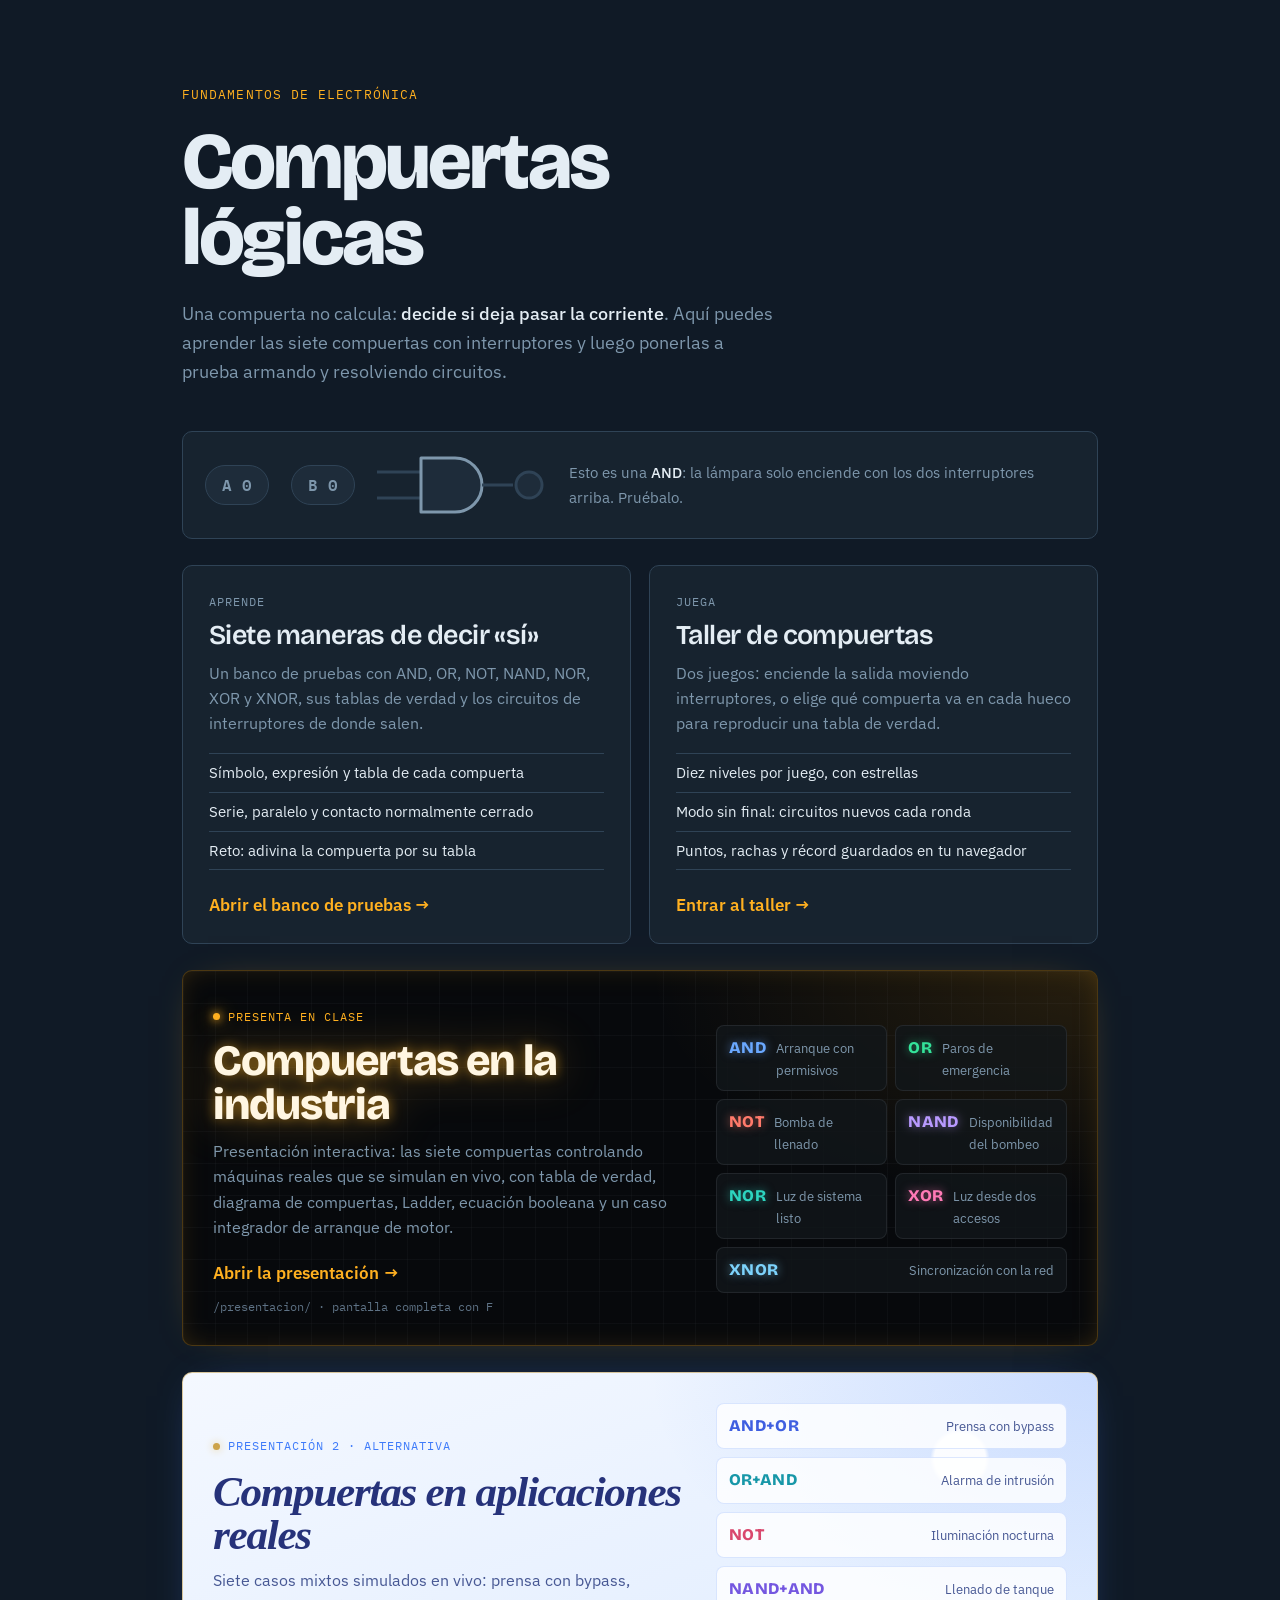
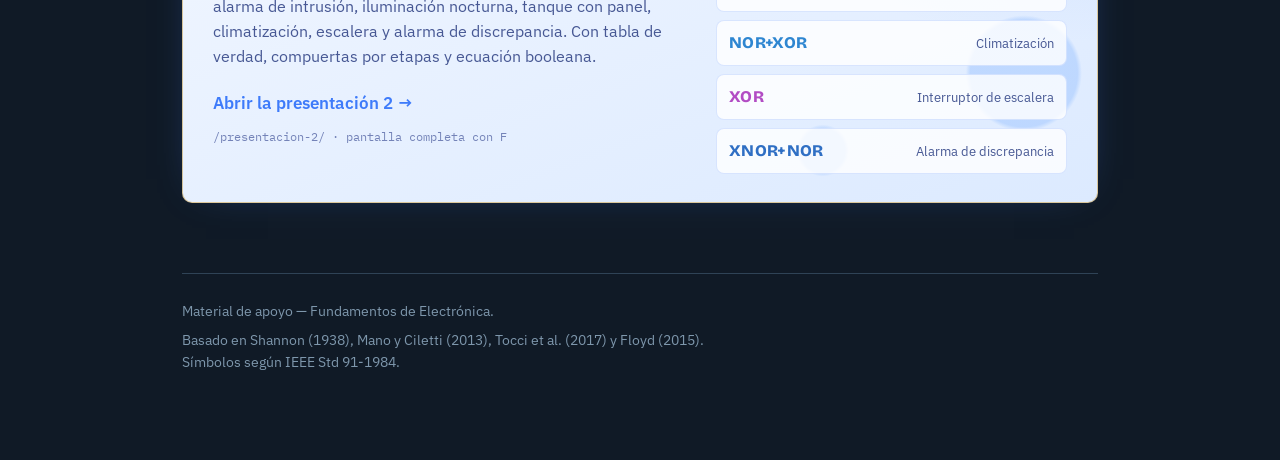
<file: index.html>
<!doctype html>
<html lang="es">
<head>
<meta charset="utf-8">
<meta name="viewport" content="width=device-width, initial-scale=1">
<title>Compuertas lógicas — aprende y juega</title>
<meta name="description" content="Material interactivo de compuertas lógicas: siete compuertas explicadas con interruptores, dos juegos de circuitos y una presentación con máquinas electromecánicas simuladas en vivo.">
<link rel="icon" href="data:image/svg+xml,<svg xmlns='http://www.w3.org/2000/svg' viewBox='0 0 64 64'><rect width='64' height='64' rx='14' fill='%23101A26'/><path d='M14 14h18a18 18 0 0 1 0 36H14z' fill='none' stroke='%23FFB020' stroke-width='5'/></svg>">
<link rel="preconnect" href="https://fonts.googleapis.com">
<link rel="preconnect" href="https://fonts.gstatic.com" crossorigin>
<link href="https://fonts.googleapis.com/css2?family=Bricolage+Grotesque:opsz,wght@12..96,600;12..96,800&family=IBM+Plex+Mono:wght@400;600&family=IBM+Plex+Sans:wght@400;500;600&display=swap" rel="stylesheet">

<style>
:root{
  --ink:#101A26; --panel:#17232F; --panel-2:#1E2C3A; --line:#2F4356;
  --cold:#7E97AC; --paper:#E4EDF4; --hot:#FFB020; --glow:rgba(255,176,32,.28);
  --r:10px;
}
*{box-sizing:border-box}
html{-webkit-text-size-adjust:100%}
body{
  margin:0;background:var(--ink);color:var(--paper);
  font-family:"IBM Plex Sans",system-ui,sans-serif;font-size:17px;line-height:1.6;
  -webkit-font-smoothing:antialiased;
}
.wrap{max-width:960px;margin:0 auto;padding:0 22px 80px}

header{padding:84px 0 0}
.kicker{font-family:"IBM Plex Mono",monospace;font-size:.84rem;color:var(--hot);letter-spacing:.08em;margin:0 0 18px}
h1{
  font-family:"Bricolage Grotesque",sans-serif;font-weight:800;
  font-size:clamp(2.6rem,8vw,5rem);line-height:.96;letter-spacing:-.035em;
  margin:0 0 22px;max-width:13ch;
}
.lede{color:var(--cold);font-size:1.14rem;max-width:54ch;margin:0}
.lede b{color:var(--paper);font-weight:500}

/* interruptor de la portada */
.demo{
  margin:44px 0 0;display:flex;align-items:center;gap:22px;flex-wrap:wrap;
  padding:18px 22px;border:1px solid var(--line);border-radius:var(--r);background:var(--panel);
}
.demo button{
  font-family:"IBM Plex Mono",monospace;font-size:1rem;font-weight:600;width:64px;height:40px;
  border-radius:20px;border:1px solid var(--line);background:var(--panel-2);color:var(--cold);cursor:pointer;transition:.16s;
}
.demo button[aria-pressed="true"]{border-color:var(--hot);color:var(--hot);background:#26221A}
.demo button:focus-visible{outline:2px solid var(--hot);outline-offset:3px}
.demo svg{width:170px;height:auto;flex:none}
.demo p{margin:0;color:var(--cold);font-size:.95rem;flex:1;min-width:200px}
.demo p b{color:var(--paper);font-weight:500}
.w{stroke:var(--line);stroke-width:3;fill:none;transition:stroke .16s}
.w.hot{stroke:var(--hot)}
.gbody{fill:var(--panel-2);stroke:var(--cold);stroke-width:3;stroke-linejoin:round}
.lamp{fill:var(--panel-2);stroke:var(--line);stroke-width:3;transition:.2s}
.lamp.on{fill:#2A2417;stroke:var(--hot);filter:drop-shadow(0 0 8px rgba(255,176,32,.6))}

/* tarjetas */
.cards{display:grid;grid-template-columns:1fr 1fr;gap:18px;margin:26px 0 0}
.card{
  display:flex;flex-direction:column;text-decoration:none;color:inherit;
  background:var(--panel);border:1px solid var(--line);border-radius:var(--r);
  padding:26px 26px 24px;transition:border-color .16s,transform .16s;
}
.card:hover{border-color:var(--hot);transform:translateY(-2px)}
.card:focus-visible{outline:2px solid var(--hot);outline-offset:3px}
.card .tag{font-family:"IBM Plex Mono",monospace;font-size:.76rem;color:var(--cold);letter-spacing:.08em;text-transform:uppercase}
.card h2{
  font-family:"Bricolage Grotesque",sans-serif;font-weight:600;font-size:1.7rem;
  letter-spacing:-.02em;line-height:1.1;margin:10px 0 10px;
}
.card p{margin:0 0 18px;color:var(--cold);font-size:.97rem}
.card ul{list-style:none;padding:0;margin:0 0 22px;font-size:.92rem;color:var(--paper)}
.card li{padding:7px 0;border-top:1px solid var(--line)}
.card li:last-child{border-bottom:1px solid var(--line)}
.card .go{margin-top:auto;font-weight:600;color:var(--hot)}
.card .go::after{content:" →"}

/* tarjeta destacada: la presentación en clase */
.feature{
  position:relative;overflow:hidden;isolation:isolate;
  display:grid;grid-template-columns:1.15fr .85fr;gap:28px;align-items:center;
  margin:26px 0 0;padding:30px 30px 28px;border-radius:var(--r);text-decoration:none;color:inherit;
  background:#07090C;border:1px solid rgba(255,176,32,.28);
  box-shadow:inset 0 0 40px -24px rgba(255,176,32,.55),0 0 40px -26px rgba(255,176,32,.6);
  transition:border-color .16s,transform .16s,box-shadow .2s;
}
.feature::before{content:"";position:absolute;inset:0;z-index:-1;pointer-events:none;
  background:linear-gradient(rgba(205,218,228,.03) 1px,transparent 1px) 0 0/32px 32px,
             linear-gradient(90deg,rgba(205,218,228,.03) 1px,transparent 1px) 0 0/32px 32px,
             radial-gradient(70% 90% at 100% 0%,rgba(255,176,32,.13),transparent 70%)}
.feature:hover{border-color:var(--hot);transform:translateY(-2px);
  box-shadow:inset 0 0 44px -22px rgba(255,176,32,.7),0 0 56px -22px rgba(255,176,32,.75)}
.feature:focus-visible{outline:2px solid var(--hot);outline-offset:3px}
.feature .tag{font-family:"IBM Plex Mono",monospace;font-size:.76rem;color:var(--hot);letter-spacing:.08em;text-transform:uppercase;
  display:inline-flex;align-items:center;gap:8px}
.feature .tag::before{content:"";width:7px;height:7px;border-radius:50%;background:var(--hot);box-shadow:0 0 8px var(--hot),0 0 18px var(--hot)}
.feature h2{
  font-family:"Bricolage Grotesque",sans-serif;font-weight:800;font-size:clamp(1.9rem,4.4vw,2.7rem);
  letter-spacing:-.03em;line-height:1;margin:12px 0 12px;color:#FFF6E2;
  filter:drop-shadow(0 0 6px rgba(255,176,32,.55)) drop-shadow(0 0 22px rgba(255,176,32,.3));
}
.feature p{margin:0 0 20px;color:var(--cold);font-size:.99rem;max-width:46ch}
.feature .go{font-weight:600;color:var(--hot)}
.feature .go::after{content:"→";display:inline-block;margin-left:.3em;transition:transform .16s}
.feature:hover .go::after{transform:translateX(4px)}
.feature .url{display:block;margin-top:10px;font-family:"IBM Plex Mono",monospace;font-size:.78rem;color:#5E7285}
/* variante: presentación 2, tema de agua */
.feature.hydro{background:linear-gradient(160deg,#F4F8FF,#DCEAFF);border-color:rgba(205,163,73,.55);color:#1D275C;
  box-shadow:0 0 40px -24px rgba(62,123,250,.7)}
.feature.hydro::before{background:radial-gradient(circle at 85% 20%,rgba(255,255,255,.9) 0 3%,transparent 3.5%),radial-gradient(circle at 92% 70%,rgba(127,178,255,.35) 0 6%,transparent 6.5%),radial-gradient(circle at 70% 88%,rgba(127,178,255,.3) 0 3%,transparent 3.5%),radial-gradient(70% 90% at 100% 0%,rgba(62,123,250,.18),transparent 70%)}
.feature.hydro:hover{border-color:#CDA349;box-shadow:0 0 56px -22px rgba(62,123,250,.8)}
.feature.hydro .tag,.feature.hydro .go{color:#3E7BFA}
.feature.hydro .tag::before{background:#CDA349;box-shadow:0 0 8px #E9CF8C}
.feature.hydro h2{color:#26327A;filter:none;font-family:Georgia,"Times New Roman",serif;font-style:italic;font-weight:700}
.feature.hydro p{color:#475894}
.feature.hydro .url{color:#7483B8}
.feature.hydro .gates li{color:#475894;background:rgba(255,255,255,.8);border-color:rgba(62,123,250,.18)}
.feature.hydro .gates b{color:var(--c);text-shadow:none}
.feature.hydro>*{min-width:0}
.feature.hydro .gates{grid-template-columns:repeat(auto-fit,minmax(min(100%,190px),1fr))}
.feature.hydro .gates li:last-child{grid-column:auto}
.gates{list-style:none;margin:0;padding:0;display:grid;grid-template-columns:repeat(2,1fr);gap:8px}
.gates li{display:flex;justify-content:space-between;align-items:baseline;gap:10px;
  padding:9px 12px;border:1px solid rgba(205,218,228,.09);border-radius:8px;background:rgba(18,23,27,.8);font-size:.84rem;color:var(--cold)}
.gates b{font-family:"Bricolage Grotesque",sans-serif;font-size:1.02rem;font-weight:800;letter-spacing:.02em;color:var(--c);
  text-shadow:0 0 10px color-mix(in oklab,var(--c) 60%,transparent)}
.gates li:last-child{grid-column:1/-1}

footer{border-top:1px solid var(--line);margin-top:70px;padding-top:26px;font-size:.88rem;color:var(--cold)}
footer p{margin:0 0 6px;max-width:70ch}

@media (max-width:720px){
  body{font-size:16px}
  .wrap{padding:0 16px 60px}
  header{padding-top:56px}
  .cards{grid-template-columns:1fr}
  .feature{grid-template-columns:1fr;padding:24px 20px 22px;gap:22px}
}
@media (prefers-reduced-motion:reduce){*{transition-duration:.01ms !important}}
</style>
</head>
<body>

<div class="wrap">

<header>
  <p class="kicker">FUNDAMENTOS DE ELECTRÓNICA</p>
  <h1>Compuertas lógicas</h1>
  <p class="lede">Una compuerta no calcula: <b>decide si deja pasar la corriente</b>. Aquí puedes aprender las siete compuertas con interruptores y luego ponerlas a prueba armando y resolviendo circuitos.</p>
</header>

<div class="demo" aria-label="Demostración de una compuerta AND">
  <button id="dA" aria-pressed="false" aria-label="Interruptor A">A 0</button>
  <button id="dB" aria-pressed="false" aria-label="Interruptor B">B 0</button>
  <svg viewBox="0 0 170 70" aria-hidden="true">
    <path class="w" id="wA" d="M0,22 H44"/>
    <path class="w" id="wB" d="M0,48 H44"/>
    <path class="gbody" d="M44,8 H78 A27,27 0 0 1 78,62 H44 Z"/>
    <path class="w" id="wS" d="M105,35 H136"/>
    <circle class="lamp" id="lamp" cx="152" cy="35" r="13"/>
  </svg>
  <p>Esto es una <b>AND</b>: la lámpara solo enciende con los dos interruptores arriba. Pruébalo.</p>
</div>

<div class="cards">
  <a class="card" href="compuertas-logicas.html">
    <span class="tag">Aprende</span>
    <h2>Siete maneras de decir «sí»</h2>
    <p>Un banco de pruebas con AND, OR, NOT, NAND, NOR, XOR y XNOR, sus tablas de verdad y los circuitos de interruptores de donde salen.</p>
    <ul>
      <li>Símbolo, expresión y tabla de cada compuerta</li>
      <li>Serie, paralelo y contacto normalmente cerrado</li>
      <li>Reto: adivina la compuerta por su tabla</li>
    </ul>
    <span class="go">Abrir el banco de pruebas</span>
  </a>

  <a class="card" href="juego-compuertas.html">
    <span class="tag">Juega</span>
    <h2>Taller de compuertas</h2>
    <p>Dos juegos: enciende la salida moviendo interruptores, o elige qué compuerta va en cada hueco para reproducir una tabla de verdad.</p>
    <ul>
      <li>Diez niveles por juego, con estrellas</li>
      <li>Modo sin final: circuitos nuevos cada ronda</li>
      <li>Puntos, rachas y récord guardados en tu navegador</li>
    </ul>
    <span class="go">Entrar al taller</span>
  </a>
</div>

<a class="feature" href="presentacion/">
  <div>
    <span class="tag">Presenta en clase</span>
    <h2>Compuertas en la industria</h2>
    <p>Presentación interactiva: las siete compuertas controlando máquinas reales que se simulan en vivo, con tabla de verdad, diagrama de compuertas, Ladder, ecuación booleana y un caso integrador de arranque de motor.</p>
    <span class="go">Abrir la presentación</span>
    <span class="url">/presentacion/ · pantalla completa con F</span>
  </div>
  <ul class="gates" aria-label="Ejemplos de la presentación">
    <li style="--c:#6AA8FF"><b>AND</b>Arranque con permisivos</li>
    <li style="--c:#34E39A"><b>OR</b>Paros de emergencia</li>
    <li style="--c:#FF7A6B"><b>NOT</b>Bomba de llenado</li>
    <li style="--c:#B99AFF"><b>NAND</b>Disponibilidad del bombeo</li>
    <li style="--c:#2DD4BF"><b>NOR</b>Luz de sistema listo</li>
    <li style="--c:#FF7AB6"><b>XOR</b>Luz desde dos accesos</li>
    <li style="--c:#7DD3FC"><b>XNOR</b>Sincronización con la red</li>
  </ul>
</a>

<a class="feature hydro" href="presentacion-2/">
  <div>
    <span class="tag">Presentación 2 · alternativa</span>
    <h2>Compuertas en aplicaciones reales</h2>
    <p>Siete casos mixtos simulados en vivo: prensa con bypass, alarma de intrusión, iluminación nocturna, tanque con panel, climatización, escalera y alarma de discrepancia. Con tabla de verdad, compuertas por etapas y ecuación booleana.</p>
    <span class="go">Abrir la presentación 2</span>
    <span class="url">/presentacion-2/ · pantalla completa con F</span>
  </div>
  <ul class="gates" aria-label="Casos de la presentación 2">
    <li style="--c:#3F5FE0"><b>AND+OR</b>Prensa con bypass</li>
    <li style="--c:#1797A8"><b>OR+AND</b>Alarma de intrusión</li>
    <li style="--c:#D9486E"><b>NOT</b>Iluminación nocturna</li>
    <li style="--c:#7457E0"><b>NAND+AND</b>Llenado de tanque</li>
    <li style="--c:#2E86D1"><b>NOR+XOR</b>Climatización</li>
    <li style="--c:#B24CC4"><b>XOR</b>Interruptor de escalera</li>
    <li style="--c:#2F6FC4"><b>XNOR+NOR</b>Alarma de discrepancia</li>
  </ul>
</a>

<footer>
  <p>Material de apoyo — Fundamentos de Electrónica.</p>
  <p>Basado en Shannon (1938), Mano y Ciletti (2013), Tocci et al. (2017) y Floyd (2015). Símbolos según IEEE Std 91-1984.</p>
</footer>

</div>

<script>
"use strict";
const st = {a:0, b:0};
const $ = id => document.getElementById(id);
function paint(){
  const s = st.a && st.b;
  $("dA").textContent = "A " + st.a; $("dA").setAttribute("aria-pressed", !!st.a);
  $("dB").textContent = "B " + st.b; $("dB").setAttribute("aria-pressed", !!st.b);
  $("wA").classList.toggle("hot", !!st.a);
  $("wB").classList.toggle("hot", !!st.b);
  $("wS").classList.toggle("hot", !!s);
  $("lamp").classList.toggle("on", !!s);
}
$("dA").addEventListener("click", ()=>{ st.a ^= 1; paint(); });
$("dB").addEventListener("click", ()=>{ st.b ^= 1; paint(); });
paint();
</script>
</body>
</html>
</file>
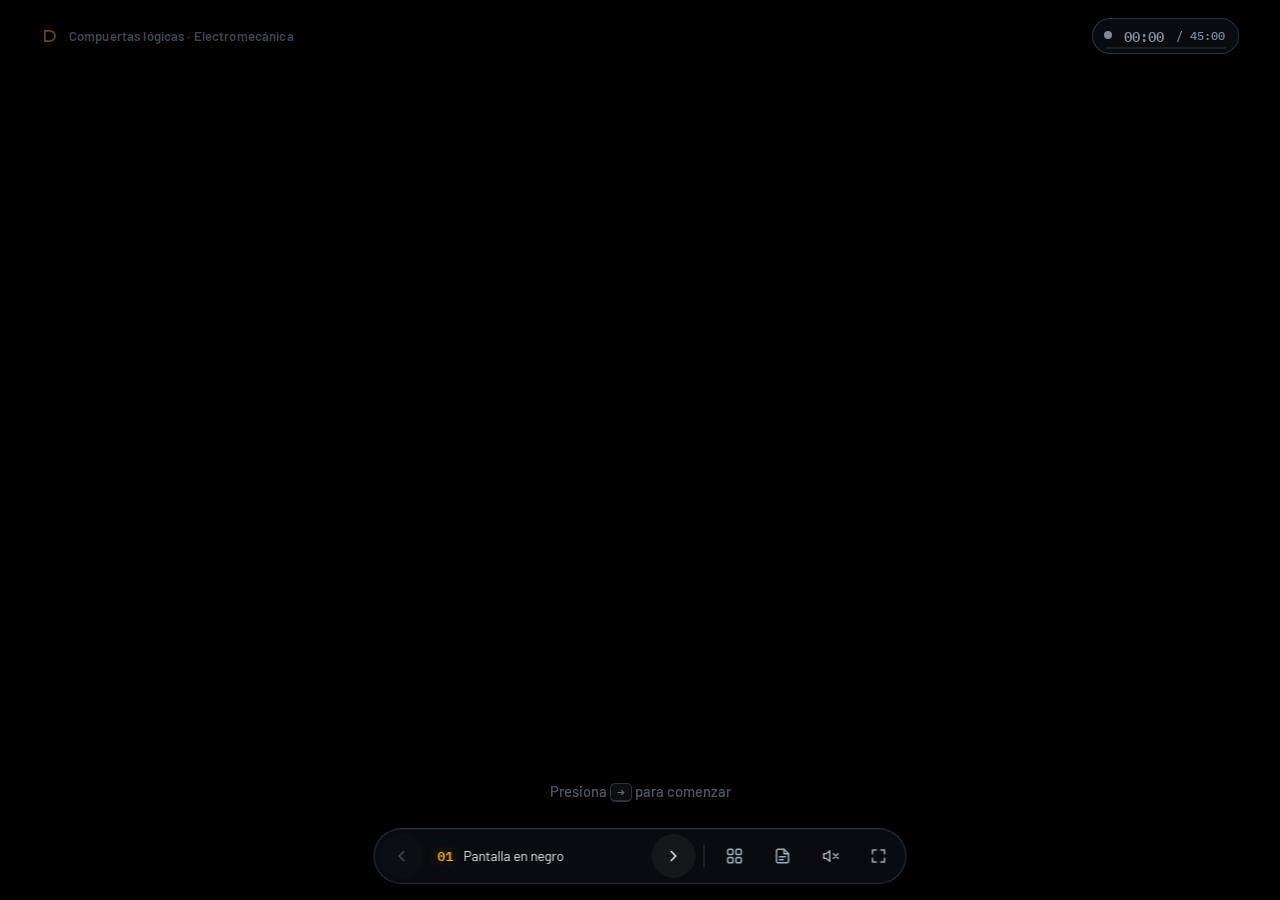
<file: PRESENTACION EJEMPLOS COMPUERTAS LOGICAS/index.html>
<!doctype html>
<html lang="es">
<head>
<meta charset="utf-8">
<title>Compuertas lógicas · Presentación</title>
<meta name="robots" content="noindex">
<link rel="canonical" href="../presentacion/">
<meta http-equiv="refresh" content="0; url=../presentacion/">
<script>location.replace("../presentacion/" + location.hash);</script>
<style>body{margin:0;background:#05070A;color:#808D98;font:16px system-ui,sans-serif;display:grid;place-items:center;min-height:100vh}a{color:#FFB020}</style>
</head>
<body>
<p>La presentación se mudó a <a href="../presentacion/">/presentacion/</a>.</p>
</body>
</html>
</file>
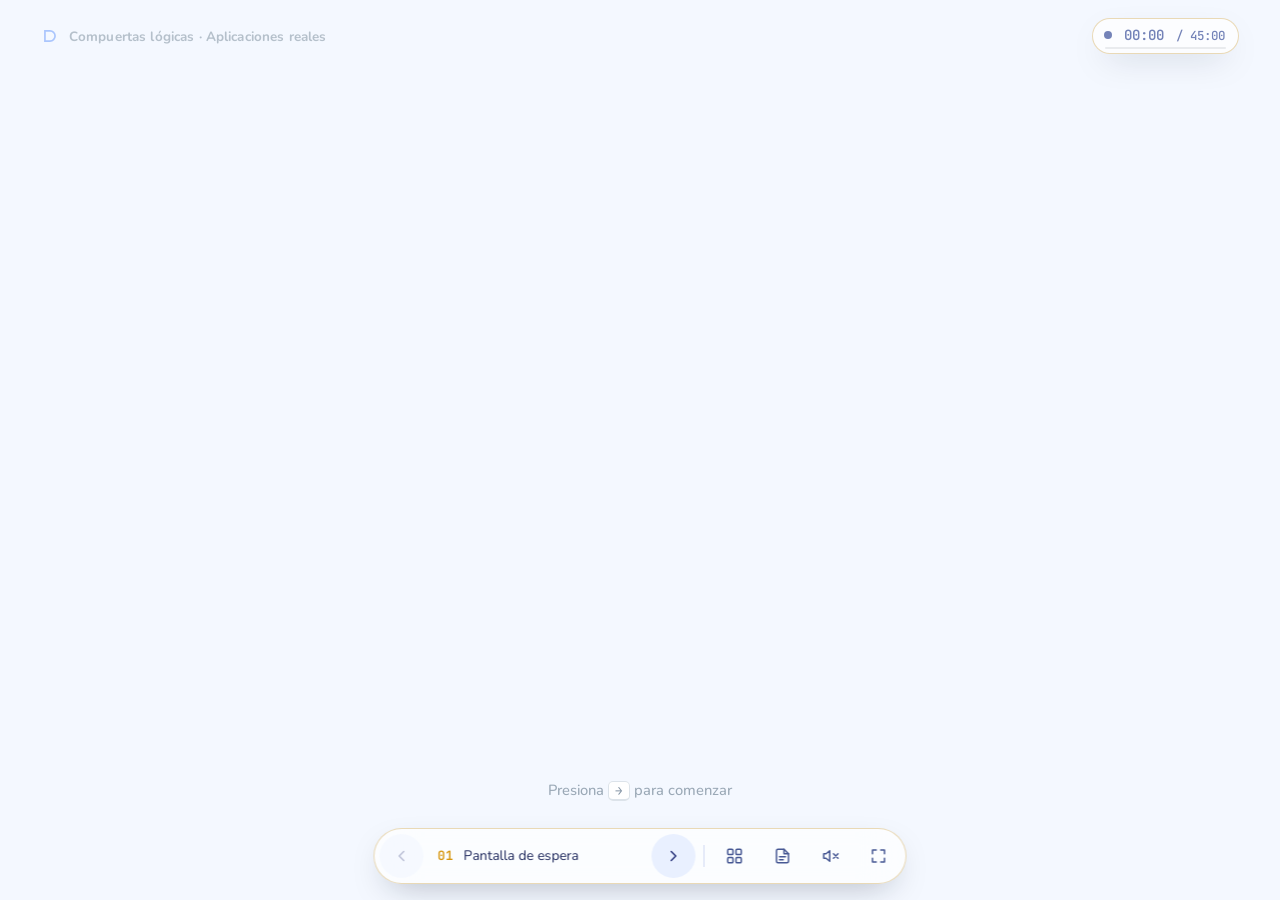
<file: presentacion-2/index.html>
<!doctype html>
<html lang="es">
<head>
<meta charset="utf-8">
<meta name="viewport" content="width=device-width, initial-scale=1, viewport-fit=cover">
<title>Compuertas en aplicaciones reales</title>
<meta name="description" content="Presentación interactiva: siete compuertas lógicas aplicadas a problemas reales de ingeniería electromecánica e industrial, con simulación, tabla de verdad y diagrama de compuertas.">
<link rel="icon" href="data:image/svg+xml,<svg xmlns='http://www.w3.org/2000/svg' viewBox='0 0 64 64'><rect width='64' height='64' rx='14' fill='%230F1B2D'/><path d='M14 14h18a18 18 0 0 1 0 36H14z' fill='none' stroke='%23F26B1D' stroke-width='5'/></svg>">
<link rel="preconnect" href="https://fonts.googleapis.com">
<link rel="preconnect" href="https://fonts.gstatic.com" crossorigin>
<link href="https://fonts.googleapis.com/css2?family=Cormorant+Garamond:ital,wght@0,600;0,700;1,600;1,700&family=Nunito:wght@400;500;600;700;800&family=JetBrains+Mono:wght@400;500;600;700&display=swap" rel="stylesheet">
<meta name="theme-color" content="#EEF2F6">
<link rel="stylesheet" href="deck.css">
<link rel="stylesheet" href="deck-v3.css">
<link rel="stylesheet" href="motion.css">
<link rel="stylesheet" href="extra.css">
<link rel="stylesheet" href="claro.css">
<link rel="stylesheet" href="furina.css">
</head>
<body>

<div class="segs" id="segs" aria-hidden="true"></div>
<div class="rails" aria-hidden="true"><i class="rl"></i><i class="rn"></i><i class="pulse" id="railPulse"></i><b class="tl">L</b><b class="tn">N</b></div>
<header class="chrome">
  <a class="brand" href="../"><svg viewBox="0 0 64 64" aria-hidden="true"><path d="M14 14h18a18 18 0 0 1 0 36H14z" fill="none" stroke="#F26B1D" stroke-width="6"/></svg><span>Compuertas lógicas · Aplicaciones reales</span></a>
  <div class="timerbox" id="timerbox">
    <button class="tpill" id="tpill" aria-haspopup="true" aria-expanded="false" title="Empieza al pasar a la diapositiva 2 · T pausa">
      <span class="tdot" aria-hidden="true"></span><span class="tnow" id="tnow">00:00</span><span class="tlim" id="tlim">/ 45:00</span>
      <span class="tbar" aria-hidden="true"><i id="tbarI"></i></span>
    </button>
    <div class="tmenu" id="tmenu">
      <p class="lbl">Tiempo límite (minutos)</p>
      <div class="tlims" id="tlims"></div>
      <form class="tcustom" id="tcustom" novalidate>
        <label for="tmin">Otro</label>
        <input id="tmin" type="number" inputmode="numeric" min="1" max="240" step="1" value="45" aria-describedby="terr">
        <span>min</span>
        <button type="submit">Aplicar</button>
      </form>
      <p class="terr" id="terr" aria-live="polite"></p>
      <div class="tacts"><button id="tpause">Pausar</button><button id="treset">Reiniciar</button></div>
      <p class="tnote">Arranca al pasar a la diapositiva 2. Avisa cuando quedan 5 y 1 minuto. Tecla <kbd>T</kbd>: pausar o reanudar.</p>
    </div>
  </div>
</header>

<main class="deck" id="deck">
  <div class="hydro" id="hydro" aria-hidden="true"></div>

  <section class="slide s-blank" style="--gc:var(--hot)" data-title="Pantalla de espera"
    data-notes="Pantalla de espera en blanco: déjala mientras acomodas el proyector y saludas al grupo. Al pasar a la portada se ve la animación de entrada y arranca el cronómetro.">
    <p class="blank-hint" data-a>Presiona <kbd>→</kbd> para comenzar</p>
  </section>

  <section class="slide s-cover" data-trans="blackout" style="--gc:var(--hot)" data-title="Portada"
    data-notes="Presentación de la actividad: siete compuertas lógicas aplicadas a problemas reales de ingeniería electromecánica e industrial. Tecla S: activa el sonido (prensa, sirenas, alarmas).">
    <div class="cover-glow abs" aria-hidden="true"></div>
    <div class="floor abs" aria-hidden="true"><div class="floor-plane"><div class="floor-grid"></div></div></div>
    <div class="cover-in">
      <span class="chip" data-a>Universidad Tecnológica de Panamá · Centro Regional de Panamá Oeste</span>
      <h1 class="mega"><span class="split">Compuertas</span><span class="split" data-ci0="10">lógicas</span></h1>
      <p class="cover-sub" data-a>en aplicaciones reales · Actividad de Aprendizaje No. 1</p>
      <div class="gate-row" id="gateRow" data-a></div>
      <p class="cover-inst" data-a>Licenciatura en Ingeniería Electromecánica</p>
      <div class="cover-meta" data-a><span>Estudiantes <b>Joed Ayarza</b> y <b>Saúl Magallón</b></span><span>Facilitadora <b>Ing. Mónica Magallón Mariscal, M.Sc.</b></span><span>Entrega <b>23 de septiembre de 2026</b></span></div>
    </div>
  </section>

  <section class="slide s-intro" style="--gc:var(--hot)" data-title="Las compuertas como decisiones físicas" data-scope="intro"
    data-notes="Las siete compuertas se agrupan en básicas (AND, OR, NOT), negadas (NAND, NOR), que además son universales, y exclusivas (XOR, XNOR). Toca cualquier compuerta para ir directo a su caso. Referencia: Floyd (2016), cap. 3; Mano y Ciletti (2013), cap. 2.">
    <span class="chip" data-a style="align-self:flex-start">Introducción</span>
    <h2 class="h-mid"><span class="split">Las compuertas como decisiones físicas</span></h2>
    <div class="intro-grid">
      <div class="intro-text" data-a>
        <p class="lead">Las compuertas lógicas son los bloques fundamentales de todo sistema digital.</p>
        <p>En teoría son operadores del álgebra de Boole; en la práctica representan condiciones de seguridad, alarmas y automatizaciones.</p>
        <div class="method glass corners">
          <p class="kicker">Para cada compuerta se analiza</p>
          <ol><li>Aplicación</li><li>Problema que resuelve</li><li>Entradas y salida</li><li>Función lógica</li><li>Tabla de verdad</li></ol>
          <p>Cinco casos son sistemas mixtos de dos etapas, con una tercera entrada de control.</p>
        </div>
      </div>
      <div class="groups">
        <div class="group glass corners" style="--gc:var(--c-and)" data-a="scale"><p class="kicker">Básicas</p><div class="g-items" data-ks="and,or,not"></div></div>
        <div class="group glass corners" style="--gc:var(--c-nand)" data-a="scale"><p class="kicker">Negadas (universales)</p><div class="g-items" data-ks="nand,nor"></div></div>
        <div class="group glass corners" style="--gc:var(--c-xor)" data-a="scale"><p class="kicker">Exclusivas</p><div class="g-items" data-ks="xor,xnor"></div></div>
      </div>
    </div>
  </section>

  <section class="slide s-chain" style="--gc:var(--c-or)" data-title="Del mundo físico al 0 y al 1" data-scope="chain"
    data-notes="Todo sistema de control digital sigue la cadena entrada, decisión y salida. Presiona los pulsadores y cambia la compuerta: la señal recorre la cadena. Es importante definir qué significa 1 en cada entrada y qué significa 1 en la salida, porque no siempre coinciden (por ejemplo, en la NOT del alumbrado). Referencia: Tocci, Widmer y Moss (2007), cap. 1.">
    <span class="chip" data-a style="align-self:flex-start">Cadena de control</span>
    <h2 class="h-mid"><span class="split">Del mundo físico al 0 y al 1</span></h2>
    <div class="chain">
      <div class="link glass corners" style="--gc:var(--c-and)" data-a="scale"><span class="step-n">01</span><p class="kicker">Entrada</p><h3>Sensor o pulsador</h3><div class="cz" id="chIn"></div><p>Convierte una condición física en un nivel lógico: presionado, abierto, hay luz.</p></div>
      <div class="arrow" id="chA1" aria-hidden="true"><i></i></div>
      <div class="link glass corners" style="--gc:var(--hot)" data-a="scale"><span class="step-n">02</span><p class="kicker">Decisión</p><h3>Compuerta lógica</h3>
        <div class="seg" role="group" aria-label="Compuerta"><button data-chg="and" aria-pressed="true">A · B</button><button data-chg="or" aria-pressed="false">A + B</button><button data-chg="not" aria-pressed="false">A′</button></div>
        <div class="cz" id="chGate"></div><p>Aplica la función booleana que resuelve el problema: A · B, A + B, A′…</p></div>
      <div class="arrow" id="chA2" aria-hidden="true"><i></i></div>
      <div class="link glass corners" style="--gc:var(--ok)" data-a="scale"><span class="step-n">03</span><p class="kicker">Salida</p><h3>Actuador</h3><div class="cz" id="chOut"></div><p>El nivel lógico resultante acciona un equipo: motor, sirena, lámpara, bomba.</p></div>
    </div>
    <div class="posnote" data-a><span class="kicker">Lógica positiva</span><p>1 indica que la condición está presente (pulsador presionado, sensor activo, equipo encendido) y 0 que está ausente. Entradas y salida se interpretan por separado.</p></div>
  </section>

  <section class="slide gate" data-gate="and"></section>
  <section class="slide gate" data-gate="or"></section>
  <section class="slide gate" data-gate="not"></section>
  <section class="slide gate" data-gate="nand"></section>
  <section class="slide gate" data-gate="nor"></section>
  <section class="slide gate" data-gate="xor"></section>
  <section class="slide gate" data-gate="xnor"></section>

  <section class="slide s-sum" style="--gc:var(--hot)" data-title="Resumen" data-scope="sum" data-trans="iris"
    data-notes="Tabla de repaso para comparar las siete compuertas. La columna central resume la condición de salida en 1 de cada una. Toca una fila para volver a su caso.">
    <span class="chip" data-a style="align-self:flex-start">Resumen</span>
    <h2 class="h-mid"><span class="split">Siete compuertas, siete decisiones</span></h2>
    <div class="sum glass corners" data-a="scale">
      <table class="sumt"><thead><tr><th>Compuerta</th><th>Expresión</th><th>La salida vale 1 cuando…</th><th>Aplicación</th></tr></thead><tbody id="sumBody"></tbody></table>
    </div>
    <p class="foot" data-a>Notación: A′ indica complemento (NOT) y ⊙ indica XNOR, según Mano y Ciletti (2013). Toca una fila para volver a su caso.</p>
  </section>

  <section class="slide s-concl" style="--gc:var(--hot)" data-title="Conclusiones" data-scope="concl" data-trans="wipe"
    data-notes="Cierre: la relación entre operaciones lógicas y sistemas reales va más allá del aula; el criterio de diseño depende de interpretar correctamente cada tabla de verdad.">
    <span class="chip" data-a style="align-self:flex-start">Para llevar</span>
    <h2 class="closing"><span class="split">Conclusiones</span></h2>
    <div class="concl">
      <div class="glass corners" data-a="scale"><span class="n">01</span><div class="cz" data-cz="0"></div><p>Los 0 y 1 abstractos se traducen en <b>acciones físicas</b>: encender un motor, activar una alarma, evitar un accidente.</p></div>
      <div class="glass corners" data-a="scale"><span class="n">02</span><div class="cz" data-cz="1"></div><p>Elegir bien la compuerta define la <b>lógica de decisión autónoma</b> de un equipo, sin necesidad de un microprocesador.</p></div>
      <div class="glass corners" data-a="scale"><span class="n">03</span><div class="cz" data-cz="2"></div><p>Un error en la tabla de verdad puede significar <b>la falla de un equipo</b> o un riesgo para las personas.</p></div>
    </div>
  </section>

  <section class="slide s-close" style="--gc:var(--hot)" data-title="Referencias" data-trans="blackout"
    data-notes="Deja la bibliografía visible mientras respondes preguntas.">
    <span class="chip" data-a style="align-self:flex-start">Bibliografía</span>
    <h2 class="closing"><span class="split">Referencias</span></h2>
    <ol class="refs ieee" data-a>
      <li><span>[1]</span><p style="margin:0">T. L. Floyd, <i>Fundamentos de Sistemas Digitales</i>, 11a ed. Madrid, España: Pearson Educación, 2016.</p></li>
      <li><span>[2]</span><p style="margin:0">R. J. Tocci, N. S. Widmer y G. L. Moss, <i>Sistemas Digitales: Principios y Aplicaciones</i>, 10a ed. México: Pearson Educación, 2007.</p></li>
      <li><span>[3]</span><p style="margin:0">M. M. Mano y M. D. Ciletti, <i>Diseño Digital</i>, 5a ed. México: Pearson Educación, 2013.</p></li>
      <li><span>[4]</span><p style="margin:0">C. H. Roth Jr. y L. L. Kinney, <i>Fundamentos de Diseño Lógico</i>, 7a ed. México: Cengage Learning, 2014.</p></li>
      <li><span>[5]</span><p style="margin:0">W. Kleitz, <i>Electrónica Digital: Una introducción práctica</i>, 8a ed. México: Pearson Educación, 2009.</p></li>
    </ol>
  </section>

</main>

<p class="keys" id="keys" aria-hidden="true"><kbd>←</kbd><kbd>→</kbd> navegar · <kbd>N</kbd> notas · <kbd>O</kbd> índice · <kbd>S</kbd> sonido · <kbd>T</kbd> cronómetro · <kbd>F</kbd> pantalla</p>
<div class="ttoast" id="ttoast" role="status" aria-live="assertive"></div>

<nav class="dock" id="dock" aria-label="Controles de la presentación">
  <button class="ic nav" id="btnPrev" aria-label="Diapositiva anterior"><svg viewBox="0 0 24 24"><path d="M15 18l-6-6 6-6"/></svg></button>
  <div class="dock-info" aria-live="polite"><span class="dock-num" id="dockNum">01</span><span class="dock-title" id="dockTitle">Portada</span></div>
  <button class="ic nav" id="btnNext" aria-label="Diapositiva siguiente"><svg viewBox="0 0 24 24"><path d="M9 18l6-6-6-6"/></svg></button>
  <i class="dock-sep"></i>
  <button class="ic" id="btnOverview" aria-label="Índice (O)" aria-pressed="false"><svg viewBox="0 0 24 24"><rect x="3" y="3" width="7" height="7" rx="1.5"/><rect x="14" y="3" width="7" height="7" rx="1.5"/><rect x="3" y="14" width="7" height="7" rx="1.5"/><rect x="14" y="14" width="7" height="7" rx="1.5"/></svg></button>
  <button class="ic" id="btnNotes" aria-label="Notas del docente (N)" aria-pressed="false"><svg viewBox="0 0 24 24"><path d="M14 3H6a2 2 0 0 0-2 2v14a2 2 0 0 0 2 2h12a2 2 0 0 0 2-2V9z"/><path d="M14 3v6h6M8 13h8M8 17h5"/></svg></button>
  <button class="ic" id="btnSound" aria-label="Sonido (S)" aria-pressed="false"><svg viewBox="0 0 24 24"><path d="M11 5L6 9H3v6h3l5 4z"/><path class="wave" d="M16 9a4 4 0 0 1 0 6M19 6a8 8 0 0 1 0 12" style="display:none"/><path class="mute" d="M22 9l-6 6M16 9l6 6"/></svg></button>
  <button class="ic" id="btnFull" aria-pressed="false" aria-label="Pantalla completa (F)"><svg viewBox="0 0 24 24"><path d="M4 9V4h5M20 9V4h-5M4 15v5h5M20 15v5h-5"/></svg></button>
</nav>

<aside class="notes" id="notes" aria-live="polite">
  <div class="notes-top"><p class="lbl" id="notesTitle">Notas del expositor</p><span class="timer" id="timer">00:00</span></div>
  <p id="notesText"></p>
</aside>

<div class="overview" id="overview" role="dialog" aria-modal="true" aria-label="Índice de diapositivas">
  <h2>Índice</h2>
  <ol id="overviewList"></ol>
</div>

<script src="core.js"></script>
<script src="scenes.js"></script>
<script src="logic.js"></script>
<script src="gates.js"></script>
<script src="app.js"></script>
<script src="timer.js"></script>
</body>
</html>
</file>
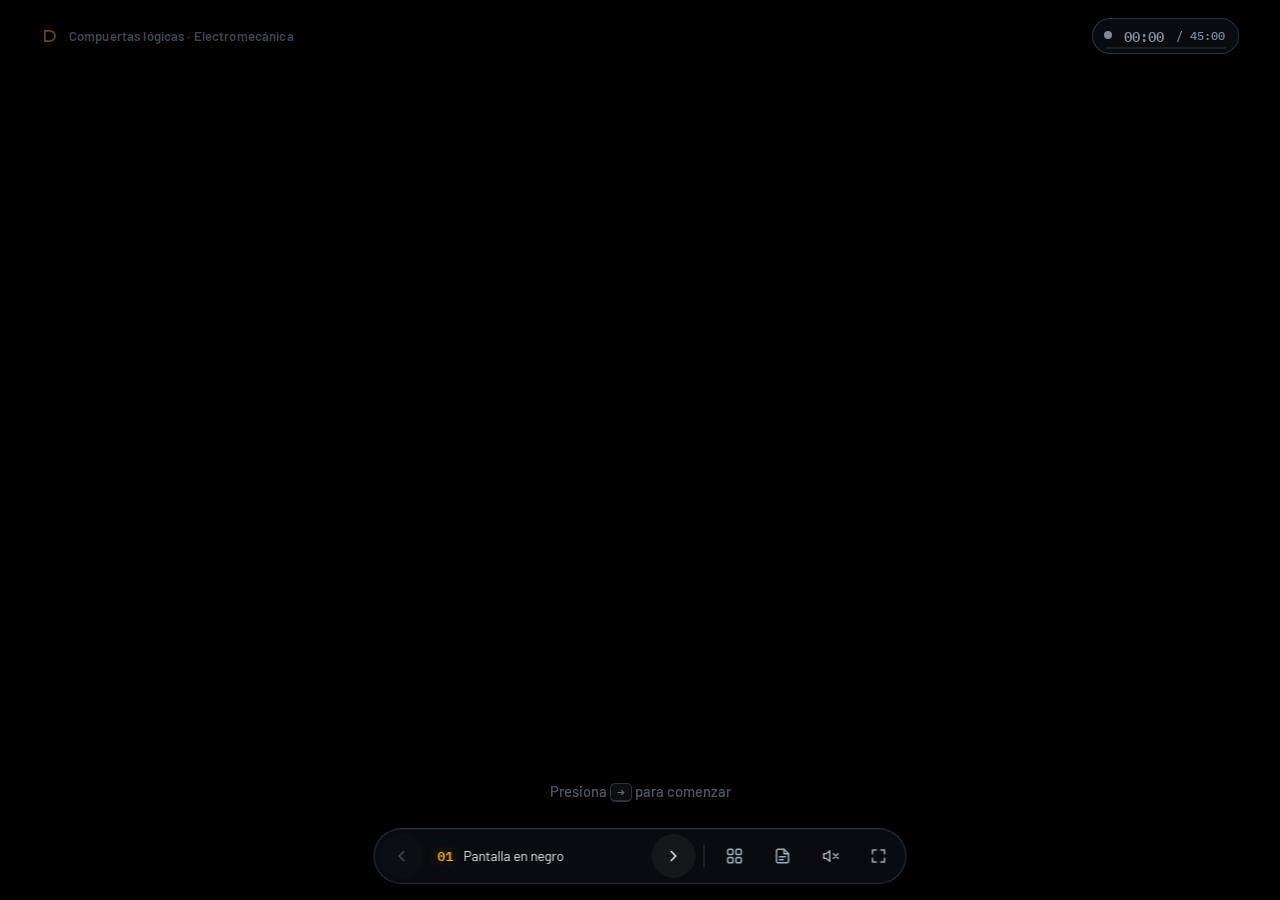
<file: presentacion/index.html>
<!doctype html>
<html lang="es">
<head>
<meta charset="utf-8">
<meta name="viewport" content="width=device-width, initial-scale=1, viewport-fit=cover">
<title>Compuertas en electromecánica</title>
<meta name="description" content="Presentación interactiva: las siete compuertas lógicas aplicadas a compresores, bandas, bombas, tableros y generadores, con simulación, tabla de verdad, Ladder y cronograma.">
<link rel="icon" href="data:image/svg+xml,<svg xmlns='http://www.w3.org/2000/svg' viewBox='0 0 64 64'><rect width='64' height='64' rx='14' fill='%2305080D'/><path d='M14 14h18a18 18 0 0 1 0 36H14z' fill='none' stroke='%23FFB020' stroke-width='5'/></svg>">
<link rel="preconnect" href="https://fonts.googleapis.com">
<link rel="preconnect" href="https://fonts.gstatic.com" crossorigin>
<link href="https://fonts.googleapis.com/css2?family=Barlow+Condensed:wght@500;600;700;800&family=Barlow:wght@400;500;600;700&family=IBM+Plex+Mono:wght@400;500;600;700&display=swap" rel="stylesheet">
<meta name="theme-color" content="#111518">
<link rel="stylesheet" href="deck.css">
<link rel="stylesheet" href="deck-v3.css">
<link rel="stylesheet" href="motion.css">
<link rel="stylesheet" href="neon.css">
</head>
<body>

<div class="segs" id="segs" aria-hidden="true"></div>
<div class="rails" aria-hidden="true"><i class="rl"></i><i class="rn"></i><i class="pulse" id="railPulse"></i><b class="tl">L</b><b class="tn">N</b></div>
<header class="chrome">
  <a class="brand" href="../"><svg viewBox="0 0 64 64" aria-hidden="true"><path d="M14 14h18a18 18 0 0 1 0 36H14z" fill="none" stroke="#FFB020" stroke-width="6"/></svg><span>Compuertas lógicas · Electromecánica</span></a>
  <div class="timerbox" id="timerbox">
    <button class="tpill" id="tpill" aria-haspopup="true" aria-expanded="false" title="Empieza al pasar a la diapositiva 2 · T pausa">
      <span class="tdot" aria-hidden="true"></span><span class="tnow" id="tnow">00:00</span><span class="tlim" id="tlim">/ 45:00</span>
      <span class="tbar" aria-hidden="true"><i id="tbarI"></i></span>
    </button>
    <div class="tmenu" id="tmenu">
      <p class="lbl">Tiempo límite (minutos)</p>
      <div class="tlims" id="tlims"></div>
      <form class="tcustom" id="tcustom" novalidate>
        <label for="tmin">Otro</label>
        <input id="tmin" type="number" inputmode="numeric" min="1" max="240" step="1" value="45" aria-describedby="terr">
        <span>min</span>
        <button type="submit">Aplicar</button>
      </form>
      <p class="terr" id="terr" aria-live="polite"></p>
      <div class="tacts"><button id="tpause">Pausar</button><button id="treset">Reiniciar</button></div>
      <p class="tnote">Arranca al pasar a la diapositiva 2. Avisa cuando quedan 5 y 1 minuto. Tecla <kbd>T</kbd>: pausar o reanudar.</p>
    </div>
  </div>
</header>

<main class="deck" id="deck">

  <section class="slide s-blank" style="--gc:var(--hot)" data-title="Pantalla en negro"
    data-notes="Pantalla de espera en negro: déjala mientras acomodas el proyector y saludas al grupo. Al pasar a la portada se ve la animación de entrada y arranca el cronómetro.">
    <p class="blank-hint" data-a>Presiona <kbd>→</kbd> para comenzar</p>
  </section>

  <section class="slide s-cover" data-trans="blackout" style="--gc:var(--hot)" data-title="Portada"
    data-notes="Bienvenida. Las siete compuertas que conocen de electrónica digital son las mismas decisiones que toma un tablero de control industrial. Tecla S: activa el sonido (contactores, alarmas, zumbido de motores). Duración estimada: 45 minutos.">
    <div class="cover-glow abs" aria-hidden="true"></div>
    <div class="floor abs" aria-hidden="true"><div class="floor-plane"><div class="floor-grid"></div></div></div>
    <div class="cover-in">
      <span class="chip" data-a>Fundamentos de Electrónica · UTP Centro Regional de Panamá Oeste</span>
      <h1 class="mega"><span class="split">Compuertas</span><span class="split" data-ci0="10">lógicas</span></h1>
      <p class="cover-sub" data-a>aplicadas a la ingeniería electromecánica</p>
      <div class="gate-row" id="gateRow" data-a></div>
      <div class="cover-meta" data-a><span>Docente <b>Prof. Mónica Magallón</b></span><span>Presentan <b>Ameth Saldaña</b> y <b>Lucio Acosta</b></span><span>Septiembre 2026</span></div>
    </div>
  </section>

  <section class="slide" style="--gc:var(--c-or)" data-title="Pregunta detonante" data-scope="q" data-trans="flash"
    data-notes="Lanza la pregunta y deja que respondan a mano alzada. Luego invita a alguien a presionar los paros de la derecha: cualquiera enciende la baliza. Esa intuición («da igual cuál») es una OR. Revela la respuesta y lee el objetivo.">
    <div class="s-q" style="flex:1;min-height:0">
      <div class="q-left">
        <span class="chip" data-a style="align-self:flex-start">Antes de empezar</span>
        <h2 class="edge"><span class="split">¿Por qué la banda se detiene al presionar</span> <span class="split hl" data-ci0="40">cualquier</span> <span class="split" data-ci0="49">paro de emergencia?</span></h2>
        <div data-a style="min-height:78px;display:flex;align-items:center" id="answerBox">
          <button class="btn" id="revealBtn" aria-expanded="false">Revelar respuesta</button>
        </div>
        <div class="objective" data-a><span class="kicker">Objetivo</span><p>Reconocer las siete compuertas en los circuitos de control de máquinas reales y traducirlas a contactos Ladder.</p></div>
      </div>
      <div class="q-demo glass corners" data-a="scale" id="qDemo"></div>
    </div>
  </section>

  <section class="slide s-bridge" style="--gc:var(--c-and)" data-title="Puente entre dos mundos"
    data-notes="Idea central de la clase. Pide a un estudiante que toque los contactos. Serie: deben cerrarse los dos (AND). Paralelo: basta uno (OR). NC: conduce en reposo y se abre al activarse (NOT). Todo lo demás se arma combinando estas tres.">
    <span class="chip" data-a style="align-self:flex-start">Puente entre dos mundos</span>
    <h2 class="h-mid"><span class="split">Una compuerta es una forma de conectar contactos.</span></h2>
    <div class="trio">
      <div class="glass corners" style="--gc:var(--c-and)" data-scope="b-and" data-a="scale"><p class="word">Serie<span>AND</span></p><div class="mini"></div><p>Toca los contactos: la lámpara enciende con A <b>y</b> B.</p></div>
      <div class="glass corners" style="--gc:var(--c-or)" data-scope="b-or" data-a="scale"><p class="word">Paralelo<span>OR</span></p><div class="mini"></div><p>Basta con A <b>o</b> con B.</p></div>
      <div class="glass corners" style="--gc:var(--c-not)" data-scope="b-not" data-a="scale"><p class="word">NC<span>NOT</span></p><div class="mini"></div><p>Conduce en reposo y se abre al activarse.</p></div>
    </div>
    <div class="duo" data-a>
      <p><b>NAND · NOR</b>Serie o paralelo con la salida invertida, o bien contactos NC en paralelo y en serie.</p>
      <p><b>XOR · XNOR</b>Combinación cruzada de contactos NA y NC en dos ramas.</p>
    </div>
  </section>

  <section class="slide s-part" style="--gc:var(--c-and)" data-title="Parte I · Compuertas básicas" data-scope="p1" data-trans="blackout"
    data-notes="Transición. Tres compuertas básicas, tres formas de conectar un contacto. Las veremos en un compresor, una banda transportadora y un tanque.">
    <div class="part-num abs" aria-hidden="true">01</div>
    <span class="chip" data-a style="align-self:flex-start">Parte I</span>
    <h2 class="part-title"><span class="split">Compuertas básicas</span></h2>
    <p class="part-lead" data-a>Tres formas de conectar un contacto. Todo lo demás se construye con ellas.</p>
    <div class="part-row" data-a>
      <div class="part-item glass" style="--gc:var(--c-and)" data-k="and"><div class="ps"></div><div><b>AND</b><span>contactos en serie</span></div></div>
      <div class="part-item glass" style="--gc:var(--c-or)" data-k="or"><div class="ps"></div><div><b>OR</b><span>contactos en paralelo</span></div></div>
      <div class="part-item glass" style="--gc:var(--c-not)" data-k="not"><div class="ps"></div><div><b>NOT</b><span>contacto NC</span></div></div>
    </div>
  </section>

  <section class="slide gate" data-gate="and"></section>
  <section class="slide gate" data-gate="or"></section>
  <section class="slide gate" data-gate="not"></section>

  <section class="slide s-part" style="--gc:var(--c-nand)" data-title="Parte II · Compuertas compuestas" data-scope="p2" data-trans="blackout"
    data-notes="Transición. Las compuestas no son nuevas: son básicas combinadas. NAND es AND más NOT; XOR detecta diferencia y XNOR, igualdad.">
    <div class="part-num abs" aria-hidden="true">02</div>
    <span class="chip" data-a style="align-self:flex-start">Parte II</span>
    <h2 class="part-title"><span class="split">Compuertas compuestas</span></h2>
    <p class="part-lead" data-a>Combinan las básicas para decidir con más matices: redundancia, alarmas, diferencia e igualdad.</p>
    <div class="part-row" data-a>
      <div class="part-item glass" style="--gc:var(--c-nand)" data-k="nand"><div class="ps"></div><div><b>NAND</b><span>AND + NOT</span></div></div>
      <div class="part-item glass" style="--gc:var(--c-nor)" data-k="nor"><div class="ps"></div><div><b>NOR</b><span>OR + NOT</span></div></div>
      <div class="part-item glass" style="--gc:var(--c-xor)" data-k="xor"><div class="ps"></div><div><b>XOR</b><span>¿son distintas?</span></div></div>
      <div class="part-item glass" style="--gc:var(--c-xnor)" data-k="xnor"><div class="ps"></div><div><b>XNOR</b><span>¿son iguales?</span></div></div>
    </div>
  </section>

  <section class="slide gate" data-gate="nand"></section>
  <section class="slide gate" data-gate="nor"></section>
  <section class="slide gate" data-gate="xor"></section>
  <section class="slide gate" data-gate="xnor"></section>

  <section class="slide s-int" style="--gc:var(--hot)" data-title="Caso integrador · arranque directo" data-scope="int" data-trans="dolly"
    data-notes="Construye el Ladder con los pasos 1 a 4. Demostración: mantén START y suéltalo; el motor sigue por la autorretención. Observa el amperímetro: al arrancar pide unas 6 veces la corriente nominal. Sube la carga a 150 %: el bimetal se calienta y el térmico dispara solo. No se puede rearmar hasta que enfríe. Son tres contactos y una bobina, igual que en un PLC.">
    <header class="int-head">
      <div><span class="chip" data-a><b>13</b>Caso integrador</span><h2><span class="split">Arranque directo de un motor trifásico</span></h2></div>
      <p data-a>OR, AND y NOT trabajando juntas, con corriente de arranque real y protección térmica.</p>
    </header>
    <div class="int-body">
      <div class="stage-col">
        <div class="stage glass corners" data-a="scale" id="intStage">
          <div class="hud-tl"><i></i>Simulación en vivo</div>
          <div class="scene-wrap" id="intScene"></div>
          <div class="status" data-tone="idle"><i></i><b></b><span></span></div>
        </div>
        <div class="controls" data-a>
          <button class="pb" data-hold="S"><i></i><span>START<small>mantener · NA</small></span></button>
          <button class="pb stop" data-hold="P"><i></i><span>STOP<small>mantener · NC</small></span></button>
          <div class="range" style="flex:2 1 220px"><label for="load">Carga</label><input id="load" type="range" min="0" max="150" step="5" value="80"><output id="loadOut" for="load">80 %</output></div>
          <button class="sw act" data-act="reset"><span class="key">F</span><span class="txt">Rearmar térmico<small id="resetLbl">sin disparo</small></span></button>
        </div>
      </div>
      <div class="int-right glass corners" data-a="scale">
        <div class="steps" role="group" aria-label="Pasos de construcción">
          <button class="step" data-step="1">1</button><span class="ln"></span>
          <button class="step" data-step="2">2</button><span class="ln"></span>
          <button class="step" data-step="3">3</button><span class="ln"></span>
          <button class="step" data-step="4">4</button>
        </div>
        <p class="step-text" id="stepText" aria-live="polite"></p>
        <p class="eq" id="stepEq"></p>
        <div class="gl-top">
          <p class="lbl" id="intViewLbl">Diagrama de compuertas</p>
          <div class="seg" role="group" aria-label="Representación">
            <button data-intview="0" aria-pressed="true">Compuertas</button>
            <button data-intview="1" aria-pressed="false">Ladder</button>
          </div>
        </div>
        <div class="ladder-slot" id="intLadder"></div>
      </div>
    </div>
  </section>

  <section class="slide s-quiz" style="--gc:var(--c-xor)" data-title="Actividad · ¿qué compuerta es?" data-trans="iris"
    data-notes="Lee cada situación y pide que voten a mano alzada antes de tocar la respuesta. Pregunta siempre por qué: la justificación importa más que el acierto.">
    <div class="quiz-top" data-a><span class="chip">Actividad rápida · ¿Qué compuerta es?</span><div class="dots" id="dots"></div></div>
    <div data-a><span class="q-num" id="qNum">01 / 05</span></div>
    <h2 class="quiz-q" id="quizQ" data-a></h2>
    <div class="opts" id="opts" data-a></div>
    <div class="feedback" id="feedback" aria-live="polite"></div>
  </section>

  <section class="slide s-close" style="--gc:var(--hot)" data-title="Cierre y referencias" data-trans="wipe"
    data-notes="Cierra con la frase. Si hay tiempo, simula el arranque en CADe_SIMU o las compuertas en Logisim. Deja la bibliografía visible mientras respondes preguntas.">
    <span class="chip" data-a style="align-self:flex-start">Para llevar</span>
    <h2 class="closing"><span class="split">Un tablero de control es un</span> <span class="split hl" data-ci0="23">circuito lógico</span> <span class="split" data-ci0="37">hecho con contactos.</span></h2>
    <ol class="refs" data-a>
      <li>Floyd, T. L. (2015). <i>Digital Fundamentals</i> (11.ª ed.). Pearson.</li>
      <li>Tocci, R. J., Widmer, N. S. y Moss, G. L. (2017). <i>Sistemas digitales: principios y aplicaciones</i> (12.ª ed.). Pearson.</li>
      <li>Petruzella, F. D. (2017). <i>Programmable Logic Controllers</i> (5.ª ed.). McGraw-Hill.</li>
      <li>Rockis, G. y Mazur, G. (2009). <i>Electrical Motor Controls for Integrated Systems</i> (4.ª ed.). ATP.</li>
      <li>Kosow, I. L. (1993). <i>Máquinas eléctricas y transformadores</i> (2.ª ed.). Prentice Hall.</li>
      <li>IEC 60204-1 (2016). <i>Seguridad de las máquinas: equipo eléctrico de las máquinas</i>.</li>
    </ol>
    <div class="links" data-a>
      <a href="../compuertas-logicas.html">Banco de pruebas de compuertas</a>
      <a href="../juego-compuertas.html">Taller de compuertas (juego)</a>
    </div>
  </section>

</main>

<p class="keys" id="keys" aria-hidden="true"><kbd>←</kbd><kbd>→</kbd> navegar · <kbd>N</kbd> notas · <kbd>O</kbd> índice · <kbd>S</kbd> sonido · <kbd>T</kbd> cronómetro · <kbd>F</kbd> pantalla</p>
<div class="ttoast" id="ttoast" role="status" aria-live="assertive"></div>

<nav class="dock" id="dock" aria-label="Controles de la presentación">
  <button class="ic nav" id="btnPrev" aria-label="Diapositiva anterior"><svg viewBox="0 0 24 24"><path d="M15 18l-6-6 6-6"/></svg></button>
  <div class="dock-info" aria-live="polite"><span class="dock-num" id="dockNum">01</span><span class="dock-title" id="dockTitle">Portada</span></div>
  <button class="ic nav" id="btnNext" aria-label="Diapositiva siguiente"><svg viewBox="0 0 24 24"><path d="M9 18l6-6-6-6"/></svg></button>
  <i class="dock-sep"></i>
  <button class="ic" id="btnOverview" aria-label="Índice (O)" aria-pressed="false"><svg viewBox="0 0 24 24"><rect x="3" y="3" width="7" height="7" rx="1.5"/><rect x="14" y="3" width="7" height="7" rx="1.5"/><rect x="3" y="14" width="7" height="7" rx="1.5"/><rect x="14" y="14" width="7" height="7" rx="1.5"/></svg></button>
  <button class="ic" id="btnNotes" aria-label="Notas del docente (N)" aria-pressed="false"><svg viewBox="0 0 24 24"><path d="M14 3H6a2 2 0 0 0-2 2v14a2 2 0 0 0 2 2h12a2 2 0 0 0 2-2V9z"/><path d="M14 3v6h6M8 13h8M8 17h5"/></svg></button>
  <button class="ic" id="btnSound" aria-label="Sonido (S)" aria-pressed="false"><svg viewBox="0 0 24 24"><path d="M11 5L6 9H3v6h3l5 4z"/><path class="wave" d="M16 9a4 4 0 0 1 0 6M19 6a8 8 0 0 1 0 12" style="display:none"/><path class="mute" d="M22 9l-6 6M16 9l6 6"/></svg></button>
  <button class="ic" id="btnFull" aria-pressed="false" aria-label="Pantalla completa (F)"><svg viewBox="0 0 24 24"><path d="M4 9V4h5M20 9V4h-5M4 15v5h5M20 15v5h-5"/></svg></button>
</nav>

<aside class="notes" id="notes" aria-live="polite">
  <div class="notes-top"><p class="lbl" id="notesTitle">Notas del docente</p><span class="timer" id="timer">00:00</span></div>
  <p id="notesText"></p>
</aside>

<div class="overview" id="overview" role="dialog" aria-modal="true" aria-label="Índice de diapositivas">
  <h2>Índice</h2>
  <ol id="overviewList"></ol>
</div>

<script src="core.js"></script>
<script src="scenes-a.js"></script>
<script src="scenes-b.js"></script>
<script src="scenes-c.js"></script>
<script src="logic.js"></script>
<script src="gates.js"></script>
<script src="app.js"></script>
<script src="timer.js"></script>
</body>
</html>
</file>
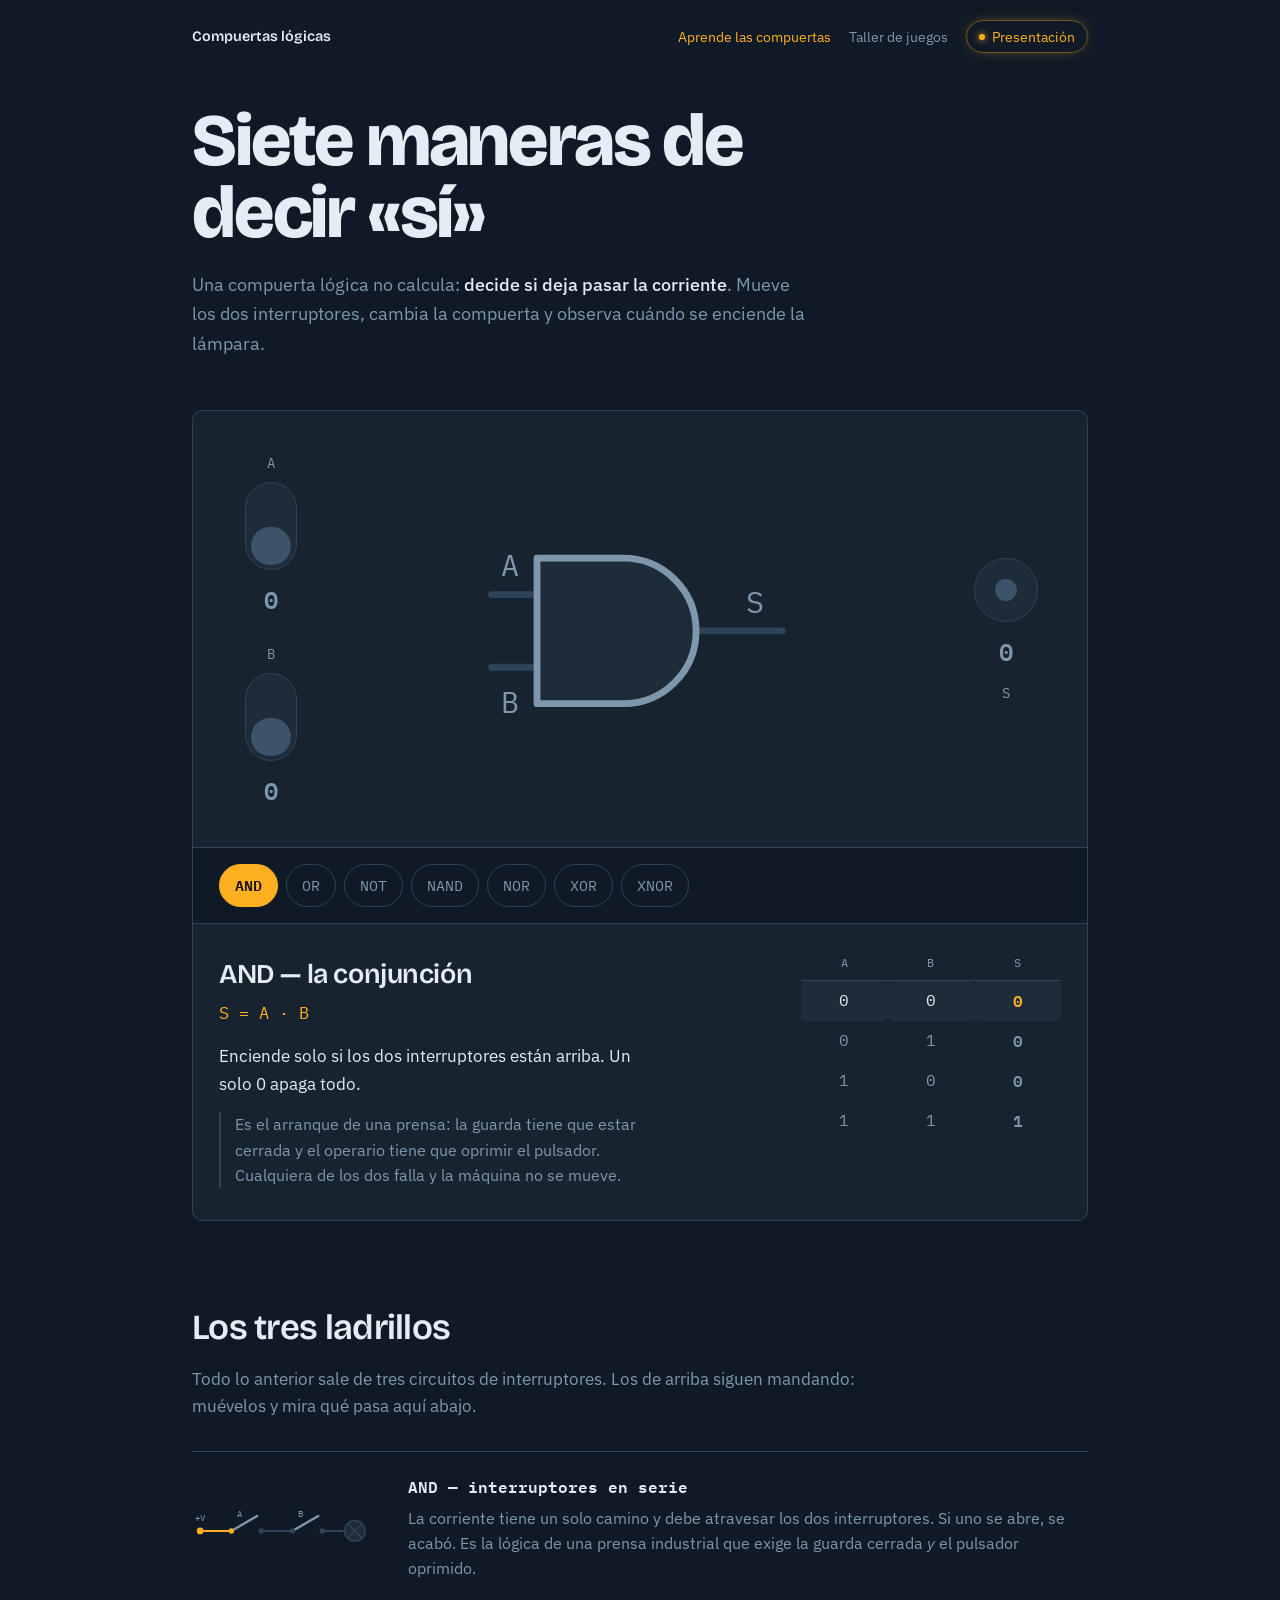
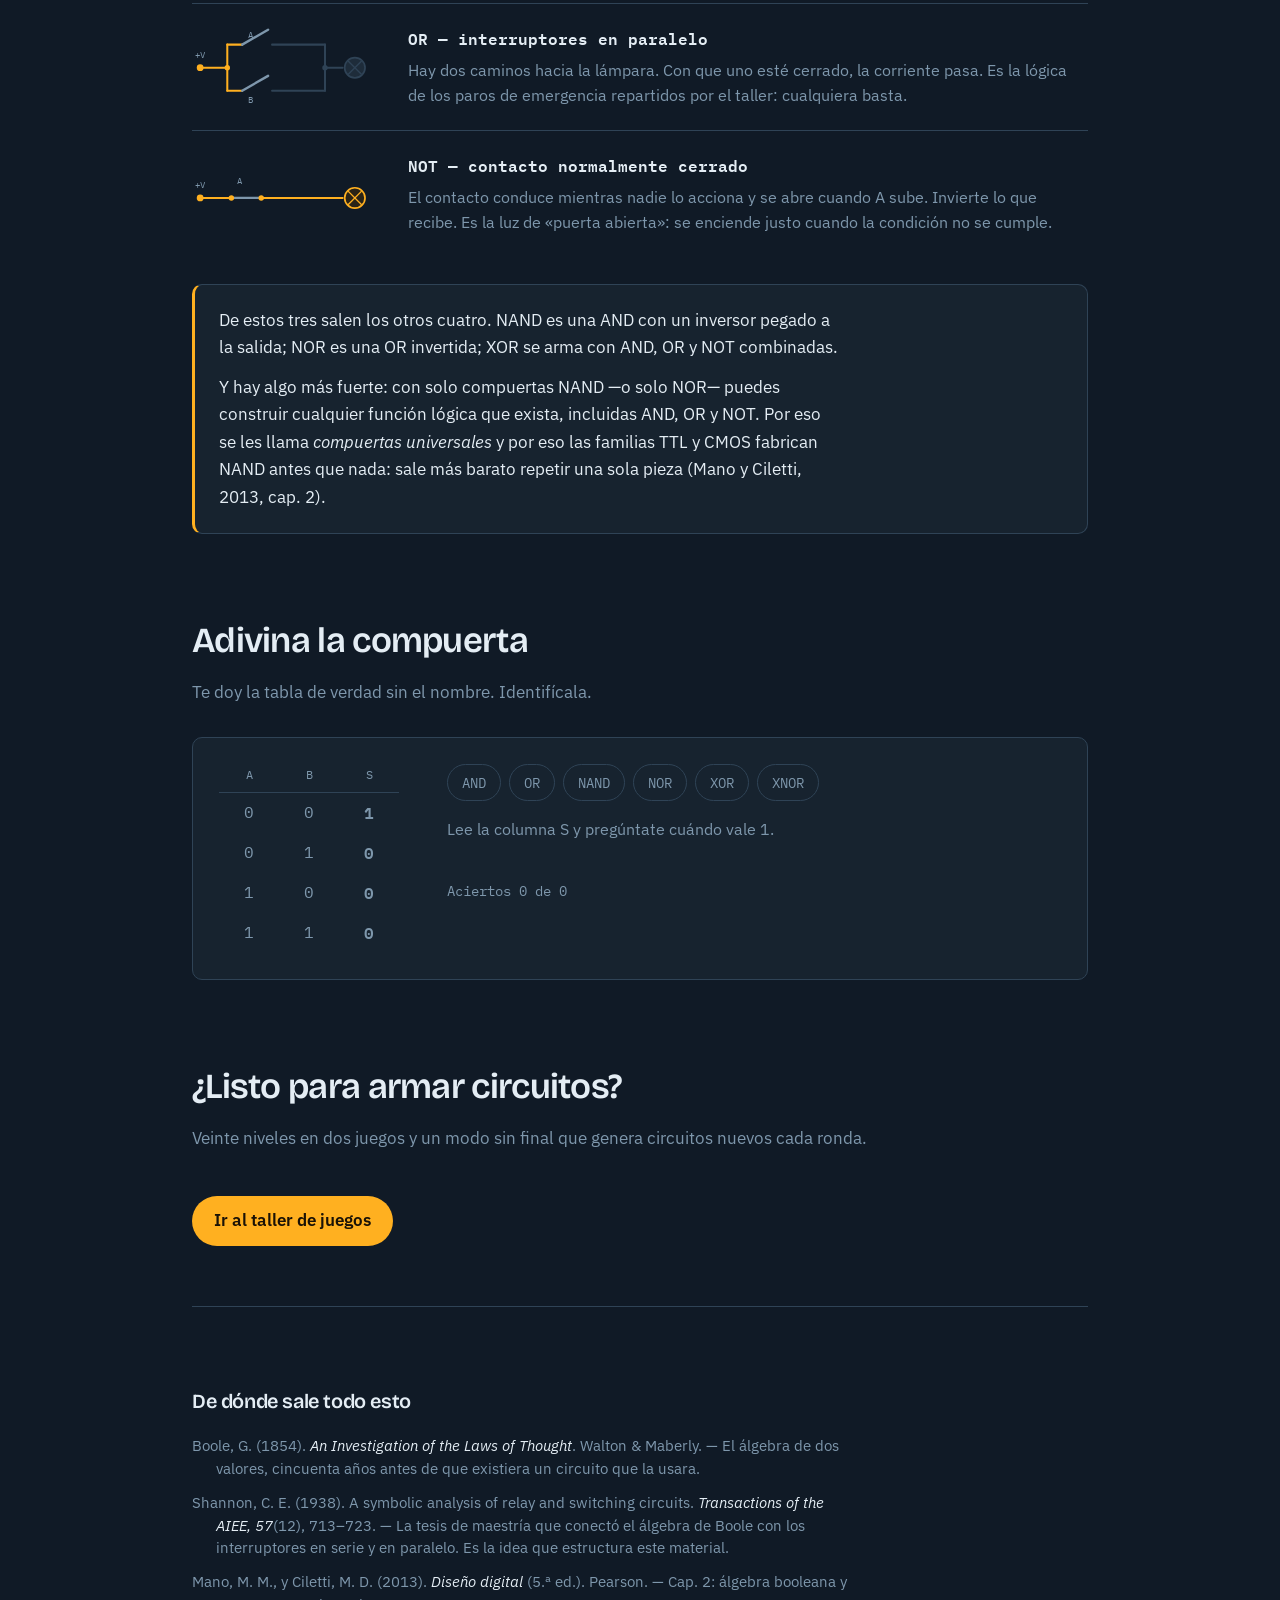
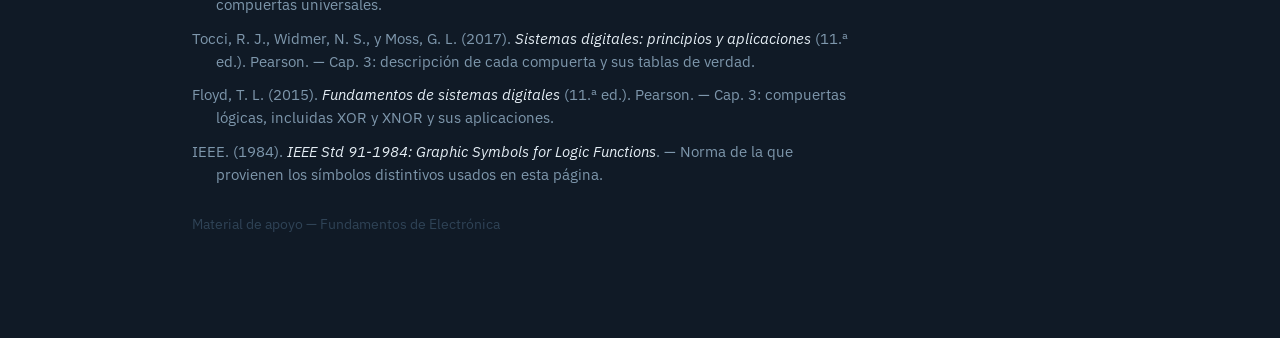
<file: compuertas-logicas.html>
<!doctype html>
<html lang="es">
<head>
<meta charset="utf-8">
<meta name="viewport" content="width=device-width, initial-scale=1">
<title>Compuertas lógicas — siete maneras de decir «sí»</title>
<link rel="preconnect" href="https://fonts.googleapis.com">
<link rel="preconnect" href="https://fonts.gstatic.com" crossorigin>
<link href="https://fonts.googleapis.com/css2?family=Bricolage+Grotesque:opsz,wght@12..96,600;12..96,800&family=IBM+Plex+Mono:wght@400;600&family=IBM+Plex+Sans:wght@400;500;600&display=swap" rel="stylesheet">

<style>
:root{
  --ink:#101A26;
  --panel:#17232F;
  --panel-2:#1E2C3A;
  --line:#2F4356;
  --cold:#7E97AC;
  --paper:#E4EDF4;
  --hot:#FFB020;
  --hot-deep:#8A5A10;
  --hot-glow:rgba(255,176,32,.28);
  --r:10px;
}

*{box-sizing:border-box}
html{-webkit-text-size-adjust:100%}
body{
  margin:0;
  background:var(--ink);
  color:var(--paper);
  font-family:"IBM Plex Sans",system-ui,sans-serif;
  font-size:17px;
  line-height:1.62;
  -webkit-font-smoothing:antialiased;
}
.wrap{max-width:940px;margin:0 auto;padding:0 22px}
p{max-width:68ch}

/* ---------- navegación del sitio ---------- */
.sitenav{display:flex;gap:18px;flex-wrap:wrap;align-items:center;padding:20px 0 0;font-size:.9rem}
.sitenav a{color:var(--cold);text-decoration:none;border-bottom:1px solid transparent}
.sitenav a:hover{color:var(--paper);border-color:var(--cold)}
.sitenav a[aria-current="page"]{color:var(--hot)}
.sitenav .home{font-family:"Bricolage Grotesque",sans-serif;font-weight:600;color:var(--paper);margin-right:auto}
.sitenav .deck{display:inline-flex;align-items:center;gap:7px;padding:4px 12px;border:1px solid rgba(255,176,32,.4);border-radius:999px;color:var(--hot);box-shadow:0 0 16px -8px rgba(255,176,32,.9)}
.sitenav .deck::before{content:"";width:6px;height:6px;border-radius:50%;background:var(--hot);box-shadow:0 0 6px var(--hot)}
.sitenav .deck:hover{color:var(--hot);border-color:var(--hot);background:rgba(255,176,32,.08)}
.tolab{
  display:inline-block;margin-top:14px;color:#1A1206;background:var(--hot);font-weight:600;
  text-decoration:none;padding:11px 22px;border-radius:99px;
}
.tolab:hover{filter:brightness(1.08)}

/* ---------- hero ---------- */
header{padding:52px 0 8px}
h1{
  font-family:"Bricolage Grotesque",sans-serif;
  font-weight:800;
  font-size:clamp(2.5rem,7.5vw,4.6rem);
  line-height:.98;
  letter-spacing:-.03em;
  margin:0 0 20px;
  max-width:15ch;
}
.lede{font-size:1.14rem;color:var(--cold);max-width:56ch;margin:0}
.lede b{color:var(--paper);font-weight:500}

/* ---------- bench ---------- */
.bench{
  margin:44px 0 0;
  background:var(--panel);
  border:1px solid var(--line);
  border-radius:var(--r);
  overflow:hidden;
}
.bench-top{
  display:grid;
  grid-template-columns:104px 1fr 110px;
  grid-template-areas:"a s l" "b s l";
  align-items:center;
  justify-items:center;
  gap:10px 18px;
  padding:34px 26px 30px;
}
#swA{grid-area:a}
#swB{grid-area:b}
.stage{grid-area:s}
.lamp{grid-area:l}
.bench-top[data-single="1"]{grid-template-areas:"a s l" "a s l"}

.sw{
  display:flex;flex-direction:column;align-items:center;gap:10px;
  background:none;border:0;padding:8px;cursor:pointer;
  font-family:inherit;color:var(--cold);border-radius:var(--r);
}
.sw:focus-visible{outline:2px solid var(--hot);outline-offset:3px}
.sw-name{font-family:"IBM Plex Mono",monospace;font-size:.9rem;letter-spacing:.06em}
.sw-body{
  width:52px;height:88px;border-radius:26px;
  background:var(--panel-2);border:1px solid var(--line);
  position:relative;transition:border-color .18s,background .18s;
}
.sw-knob{
  position:absolute;left:5px;right:5px;height:38px;top:44px;
  border-radius:19px;background:#3C536A;
  transition:top .18s cubic-bezier(.3,1.5,.5,1),background .18s;
}
.sw[data-on="1"] .sw-body{border-color:var(--hot);background:#26221A}
.sw[data-on="1"] .sw-knob{top:4px;background:var(--hot);box-shadow:0 0 18px var(--hot-glow)}
.sw-val{font-family:"IBM Plex Mono",monospace;font-size:1.5rem;font-weight:600;color:var(--cold);transition:color .18s}
.sw[data-on="1"] .sw-val{color:var(--hot)}
.sw[hidden]{display:none}

.stage{display:flex;justify-content:center;align-items:center;min-height:150px}
.stage svg{width:100%;max-width:330px;height:auto}
.w{stroke:var(--line);stroke-width:3;fill:none;stroke-linecap:round;transition:stroke .18s}
.w.hot{stroke:var(--hot)}
.gbody{fill:var(--panel-2);stroke:var(--cold);stroke-width:3;stroke-linejoin:round}
.gmark{fill:none;stroke:var(--cold);stroke-width:3}
.bub{fill:var(--panel);stroke:var(--cold);stroke-width:3}
.pin{font-family:"IBM Plex Mono",monospace;font-size:13px;fill:var(--cold)}

.lamp{display:flex;flex-direction:column;align-items:center;gap:10px}
.bulb{
  width:64px;height:64px;border-radius:50%;
  background:var(--panel-2);border:1px solid var(--line);
  display:grid;place-items:center;
  transition:background .2s,box-shadow .2s,border-color .2s;
}
.bulb i{
  width:22px;height:22px;border-radius:50%;background:#3C536A;display:block;
  transition:background .2s;
}
.bulb.on{background:#2A2417;border-color:var(--hot);box-shadow:0 0 34px var(--hot-glow),inset 0 0 14px rgba(255,176,32,.15)}
.bulb.on i{background:var(--hot);box-shadow:0 0 16px var(--hot)}
.lamp span{font-family:"IBM Plex Mono",monospace;font-size:.9rem;color:var(--cold)}
.lamp .out{font-size:1.5rem;font-weight:600;transition:color .18s}
.bulb.on + .out{color:var(--hot)}

/* ---------- picker ---------- */
.picker{
  display:flex;flex-wrap:wrap;gap:8px;
  padding:16px 26px;border-top:1px solid var(--line);
  background:var(--ink);
}
.picker button{
  font-family:"IBM Plex Mono",monospace;font-size:.92rem;
  padding:8px 15px;border-radius:99px;cursor:pointer;
  background:transparent;border:1px solid var(--line);color:var(--cold);
  transition:.15s;
}
.picker button:hover{border-color:var(--cold);color:var(--paper)}
.picker button[aria-pressed="true"]{background:var(--hot);border-color:var(--hot);color:#1A1206;font-weight:600}
.picker button:focus-visible{outline:2px solid var(--hot);outline-offset:2px}

/* ---------- readout ---------- */
.readout{
  display:grid;grid-template-columns:1fr 260px;gap:30px;
  padding:28px 26px 32px;border-top:1px solid var(--line);
}
.readout h2{
  font-family:"Bricolage Grotesque",sans-serif;font-weight:600;
  font-size:1.7rem;margin:0 0 4px;letter-spacing:-.015em;
}
.expr{font-family:"IBM Plex Mono",monospace;font-size:1.05rem;color:var(--hot);margin:0 0 16px}
.rule{margin:0 0 14px;max-width:44ch}
.story{margin:0;color:var(--cold);font-size:.97rem;max-width:44ch;border-left:2px solid var(--line);padding-left:14px}

table{border-collapse:collapse;font-family:"IBM Plex Mono",monospace;font-size:1rem;width:100%}
th{
  font-weight:400;color:var(--cold);font-size:.78rem;
  padding:0 0 8px;border-bottom:1px solid var(--line);text-align:center;
}
td{padding:7px 0;text-align:center;color:var(--cold);transition:.18s;border-radius:4px}
tr.live td{background:var(--panel-2);color:var(--paper)}
tr.live td:last-child{color:var(--hot);font-weight:600}
td.s{font-weight:600}

/* ---------- sections ---------- */
section{padding:78px 0 0}
h3{
  font-family:"Bricolage Grotesque",sans-serif;font-weight:600;
  font-size:clamp(1.6rem,3.6vw,2.2rem);letter-spacing:-.02em;
  margin:0 0 10px;
}
.sub{color:var(--cold);margin:0 0 30px}

.brick{
  display:grid;grid-template-columns:190px 1fr;gap:26px;align-items:center;
  padding:22px 0;border-top:1px solid var(--line);
}
.brick:last-of-type{border-bottom:1px solid var(--line)}
.brick svg{width:100%;height:auto}
.brick h4{
  font-family:"IBM Plex Mono",monospace;font-size:1rem;font-weight:600;
  margin:0 0 6px;color:var(--paper);
}
.brick p{margin:0;font-size:.97rem;color:var(--cold)}
.node{fill:var(--line);transition:fill .18s}
.node.hot{fill:var(--hot)}
.blade{stroke:var(--cold);stroke-width:3.5;stroke-linecap:round;transition:stroke .18s,transform .2s cubic-bezier(.3,1.4,.5,1)}
.blade.hot{stroke:var(--hot)}
.mini-bulb{fill:var(--panel-2);stroke:var(--line);stroke-width:2.5;transition:.2s}
.mini-bulb.on{fill:#2A2417;stroke:var(--hot)}
.mini-x{stroke:var(--line);stroke-width:2;transition:.2s}
.mini-x.on{stroke:var(--hot)}

/* ---------- universal ---------- */
.note{
  background:var(--panel);border:1px solid var(--line);border-left:3px solid var(--hot);
  border-radius:var(--r);padding:22px 24px;margin-top:26px;
}
.note p{margin:0;max-width:62ch}
.note p + p{margin-top:12px}

/* ---------- quiz ---------- */
.quiz{background:var(--panel);border:1px solid var(--line);border-radius:var(--r);padding:26px}
.quiz-grid{display:grid;grid-template-columns:200px 1fr;gap:28px;align-items:start}
.quiz table{max-width:180px}
.quiz .opts{display:flex;flex-wrap:wrap;gap:8px;margin:0 0 16px}
.quiz .opts button{
  font-family:"IBM Plex Mono",monospace;font-size:.9rem;padding:8px 14px;
  border-radius:99px;background:transparent;border:1px solid var(--line);
  color:var(--cold);cursor:pointer;transition:.15s;
}
.quiz .opts button:hover:not(:disabled){border-color:var(--cold);color:var(--paper)}
.quiz .opts button:focus-visible{outline:2px solid var(--hot);outline-offset:2px}
.quiz .opts button.right{background:var(--hot);border-color:var(--hot);color:#1A1206;font-weight:600}
.quiz .opts button.wrong{border-color:#6E4040;color:#C58A8A}
.quiz .opts button:disabled{cursor:default}
.feedback{margin:0;min-height:3.2em;font-size:.97rem;color:var(--cold);max-width:50ch}
.feedback b{color:var(--paper);font-weight:500}
.again{
  margin-top:16px;font-family:inherit;font-size:.92rem;padding:9px 18px;
  border-radius:99px;background:transparent;border:1px solid var(--line);
  color:var(--paper);cursor:pointer;
}
.again:hover{border-color:var(--hot)}
.again:focus-visible{outline:2px solid var(--hot);outline-offset:2px}
.score{font-family:"IBM Plex Mono",monospace;font-size:.86rem;color:var(--cold);margin-top:14px}

/* ---------- refs ---------- */
footer{padding:78px 0 90px;margin-top:60px;border-top:1px solid var(--line)}
footer h3{font-size:1.25rem;margin-bottom:18px}
.refs{list-style:none;padding:0;margin:0;font-size:.92rem;color:var(--cold);max-width:74ch}
.refs li{padding-left:1.6em;text-indent:-1.6em;margin-bottom:11px;line-height:1.55}
.refs em{font-style:italic;color:var(--paper)}
.made{margin-top:26px;font-size:.85rem;color:var(--line)}

@media (max-width:760px){
  body{font-size:16px}
  .bench-top{grid-template-columns:1fr 1fr;grid-template-areas:"a b" "s s" "l l";gap:18px;padding:26px 18px}
  .bench-top[data-single="1"]{grid-template-areas:"a a" "s s" "l l"}
  .readout{grid-template-columns:1fr;gap:24px;padding:24px 18px}
  .picker{padding:14px 18px}
  .brick{grid-template-columns:1fr;gap:14px}
  .quiz-grid{grid-template-columns:1fr;gap:22px}
  .quiz table{max-width:200px}
}
@media (prefers-reduced-motion:reduce){
  *{transition-duration:.01ms !important;animation-duration:.01ms !important}
}
</style>
</head>
<body>

<div class="wrap">

<nav class="sitenav" aria-label="Sitio">
  <a class="home" href="./">Compuertas lógicas</a>
  <a href="compuertas-logicas.html" aria-current="page">Aprende las compuertas</a>
  <a href="juego-compuertas.html">Taller de juegos</a>
  <a class="deck" href="presentacion/">Presentación</a>
</nav>

<header>
  <h1>Siete maneras de decir «sí»</h1>
  <p class="lede">Una compuerta lógica no calcula: <b>decide si deja pasar la corriente</b>. Mueve los dos interruptores, cambia la compuerta y observa cuándo se enciende la lámpara.</p>
</header>

<div class="bench">
  <div class="bench-top">
    <button class="sw" id="swA" data-on="0" aria-label="Interruptor A">
      <span class="sw-name">A</span>
      <span class="sw-body"><span class="sw-knob"></span></span>
      <span class="sw-val">0</span>
    </button>

    <div class="stage" id="stage"></div>

    <button class="sw" id="swB" data-on="0" aria-label="Interruptor B">
      <span class="sw-name">B</span>
      <span class="sw-body"><span class="sw-knob"></span></span>
      <span class="sw-val">0</span>
    </button>

    <div class="lamp" id="lamp">
      <div class="bulb" id="bulb"><i></i></div>
      <span class="out" id="outVal">0</span>
      <span>S</span>
    </div>
  </div>

  <div class="picker" id="picker" role="group" aria-label="Elegir compuerta"></div>

  <div class="readout">
    <div>
      <h2 id="gName"></h2>
      <p class="expr" id="gExpr"></p>
      <p class="rule" id="gRule"></p>
      <p class="story" id="gStory"></p>
    </div>
    <div>
      <table id="tt"></table>
    </div>
  </div>
</div>

<section>
  <h3>Los tres ladrillos</h3>
  <p class="sub">Todo lo anterior sale de tres circuitos de interruptores. Los de arriba siguen mandando: muévelos y mira qué pasa aquí abajo.</p>

  <div class="brick">
    <svg viewBox="0 0 280 90" id="ckSerie" aria-hidden="true"></svg>
    <div>
      <h4>AND — interruptores en serie</h4>
      <p>La corriente tiene un solo camino y debe atravesar los dos interruptores. Si uno se abre, se acabó. Es la lógica de una prensa industrial que exige la guarda cerrada <em>y</em> el pulsador oprimido.</p>
    </div>
  </div>

  <div class="brick">
    <svg viewBox="0 0 280 120" id="ckPar" aria-hidden="true"></svg>
    <div>
      <h4>OR — interruptores en paralelo</h4>
      <p>Hay dos caminos hacia la lámpara. Con que uno esté cerrado, la corriente pasa. Es la lógica de los paros de emergencia repartidos por el taller: cualquiera basta.</p>
    </div>
  </div>

  <div class="brick">
    <svg viewBox="0 0 280 90" id="ckNot" aria-hidden="true"></svg>
    <div>
      <h4>NOT — contacto normalmente cerrado</h4>
      <p>El contacto conduce mientras nadie lo acciona y se abre cuando A sube. Invierte lo que recibe. Es la luz de «puerta abierta»: se enciende justo cuando la condición no se cumple.</p>
    </div>
  </div>

  <div class="note">
    <p>De estos tres salen los otros cuatro. NAND es una AND con un inversor pegado a la salida; NOR es una OR invertida; XOR se arma con AND, OR y NOT combinadas.</p>
    <p>Y hay algo más fuerte: con solo compuertas NAND —o solo NOR— puedes construir cualquier función lógica que exista, incluidas AND, OR y NOT. Por eso se les llama <em>compuertas universales</em> y por eso las familias TTL y CMOS fabrican NAND antes que nada: sale más barato repetir una sola pieza (Mano y Ciletti, 2013, cap. 2).</p>
  </div>
</section>

<section>
  <h3>Adivina la compuerta</h3>
  <p class="sub">Te doy la tabla de verdad sin el nombre. Identifícala.</p>

  <div class="quiz">
    <div class="quiz-grid">
      <table id="qtt"></table>
      <div>
        <div class="opts" id="qopts"></div>
        <p class="feedback" id="qfb">Lee la columna S y pregúntate cuándo vale 1.</p>
        <button class="again" id="qnext" hidden>Siguiente tabla</button>
        <div class="score" id="qscore">Aciertos 0 de 0</div>
      </div>
    </div>
  </div>
</section>

<section>
  <h3>¿Listo para armar circuitos?</h3>
  <p class="sub">Veinte niveles en dos juegos y un modo sin final que genera circuitos nuevos cada ronda.</p>
  <a class="tolab" href="juego-compuertas.html">Ir al taller de juegos</a>
</section>

<footer>
  <h3>De dónde sale todo esto</h3>
  <ul class="refs">
    <li>Boole, G. (1854). <em>An Investigation of the Laws of Thought</em>. Walton &amp; Maberly. — El álgebra de dos valores, cincuenta años antes de que existiera un circuito que la usara.</li>
    <li>Shannon, C. E. (1938). A symbolic analysis of relay and switching circuits. <em>Transactions of the AIEE, 57</em>(12), 713–723. — La tesis de maestría que conectó el álgebra de Boole con los interruptores en serie y en paralelo. Es la idea que estructura este material.</li>
    <li>Mano, M. M., y Ciletti, M. D. (2013). <em>Diseño digital</em> (5.ª ed.). Pearson. — Cap. 2: álgebra booleana y compuertas universales.</li>
    <li>Tocci, R. J., Widmer, N. S., y Moss, G. L. (2017). <em>Sistemas digitales: principios y aplicaciones</em> (11.ª ed.). Pearson. — Cap. 3: descripción de cada compuerta y sus tablas de verdad.</li>
    <li>Floyd, T. L. (2015). <em>Fundamentos de sistemas digitales</em> (11.ª ed.). Pearson. — Cap. 3: compuertas lógicas, incluidas XOR y XNOR y sus aplicaciones.</li>
    <li>IEEE. (1984). <em>IEEE Std 91-1984: Graphic Symbols for Logic Functions</em>. — Norma de la que provienen los símbolos distintivos usados en esta página.</li>
  </ul>
  <p class="made">Material de apoyo — Fundamentos de Electrónica</p>
</footer>

</div>

<script>
"use strict";

/* ---------------- datos ---------------- */
const GATES = {
  AND: {
    label:"AND", name:"AND — la conjunción", expr:"S = A · B", inputs:2,
    f:(a,b)=>a&&b,
    rule:"Enciende solo si los dos interruptores están arriba. Un solo 0 apaga todo.",
    story:"Es el arranque de una prensa: la guarda tiene que estar cerrada y el operario tiene que oprimir el pulsador. Cualquiera de los dos falla y la máquina no se mueve."
  },
  OR: {
    label:"OR", name:"OR — la disyunción", expr:"S = A + B", inputs:2,
    f:(a,b)=>a||b,
    rule:"Basta con que uno esté arriba. Solo se apaga cuando ambos están abajo.",
    story:"Son los paros de emergencia repartidos por el taller: no importa cuál se accione, el resultado es el mismo."
  },
  NOT: {
    label:"NOT", name:"NOT — el inversor", expr:"S = A\u0305", inputs:1,
    f:(a)=>!a,
    rule:"Devuelve lo contrario de lo que recibe. Es la única compuerta de una sola entrada.",
    story:"Es la luz de «puerta abierta» del tablero: se enciende precisamente cuando la condición no se cumple."
  },
  NAND: {
    label:"NAND", name:"NAND — la negación de AND", expr:"S = A · B", inputs:2, over:true,
    f:(a,b)=>!(a&&b),
    rule:"Se apaga únicamente cuando los dos están arriba. En todo lo demás conduce.",
    story:"Es la alarma que suena mientras el sistema no esté completamente listo, y calla solo cuando ambas condiciones se cumplen. Con NAND sola se construye cualquier circuito lógico."
  },
  NOR: {
    label:"NOR", name:"NOR — la negación de OR", expr:"S = A + B", inputs:2, over:true,
    f:(a,b)=>!(a||b),
    rule:"Enciende solo cuando todo está abajo. Cualquier entrada en 1 la apaga.",
    story:"Es el testigo de «línea en reposo»: vigila que nadie esté pidiendo nada. También es una compuerta universal."
  },
  XOR: {
    label:"XOR", name:"XOR — el o exclusivo", expr:"S = A \u2295 B", inputs:2,
    f:(a,b)=>(!!a)!==(!!b),
    rule:"Enciende cuando las entradas son distintas y se apaga cuando son iguales.",
    story:"Es la escalera con dos conmutadores: cambias cualquiera de los dos y la luz cambia de estado. También es el bloque que hace la suma binaria dentro de un sumador."
  },
  XNOR: {
    label:"XNOR", name:"XNOR — el comparador", expr:"S = A \u2299 B", inputs:2,
    f:(a,b)=>(!!a)===(!!b),
    rule:"Enciende cuando las entradas son iguales. Es el espejo de XOR.",
    story:"Responde a una sola pregunta: ¿estos dos bits coinciden? Es la pieza básica de los circuitos que comparan números binarios."
  }
};
const ORDER = ["AND","OR","NOT","NAND","NOR","XOR","XNOR"];

/* ---------------- símbolos ---------------- */
function gateSVG(key){
  const g = GATES[key];
  const one = g.inputs === 1;
  let shape="", extra="", nose=90, bubble=false;

  if(key==="AND"||key==="NAND"){
    shape = 'M20,8 H58 A32,32 0 0 1 58,72 H20 Z'; nose = 90; bubble = key==="NAND";
  } else if(key==="OR"||key==="NOR"){
    shape = 'M20,8 C44,8 70,18 92,40 C70,62 44,72 20,72 C32,52 32,28 20,8 Z'; nose = 92; bubble = key==="NOR";
  } else if(key==="XOR"||key==="XNOR"){
    shape = 'M26,8 C50,8 76,18 98,40 C76,62 50,72 26,72 C38,52 38,28 26,8 Z';
    extra = '<path class="gmark" d="M12,8 C24,28 24,52 12,72"/>'; nose = 98; bubble = key==="XNOR";
  } else { // NOT
    shape = 'M30,8 L78,40 L30,72 Z'; nose = 78; bubble = true;
  }

  const outStart = bubble ? nose+13 : nose;
  const inEndA = (key==="XOR"||key==="XNOR") ? 40 : (key==="NOT" ? 30 : 34);

  const inputs = one
    ? `<path class="w" id="wA" d="M0,40 H${inEndA}"/>`
    : `<path class="w" id="wA" d="M0,24 H${inEndA}"/><path class="w" id="wB" d="M0,56 H${inEndA}"/>`;

  const labels = one
    ? `<text class="pin" x="4" y="32">A</text>`
    : `<text class="pin" x="4" y="16">A</text><text class="pin" x="4" y="76">B</text>`;

  return `<svg viewBox="-2 0 132 80" role="img" aria-label="Símbolo de la compuerta ${key}">
    ${inputs}
    <path class="w" id="wS" d="M${outStart},40 H128"/>
    ${extra}
    <path class="gbody" d="${shape}"/>
    ${bubble ? `<circle class="bub" cx="${nose+6.5}" cy="40" r="6.5"/>` : ``}
    ${labels}
    <text class="pin" x="112" y="32">S</text>
  </svg>`;
}

/* ---------------- estado ---------------- */
const state = { a:0, b:0, gate:"AND" };
const $ = id => document.getElementById(id);

function out(){
  const g = GATES[state.gate];
  return (g.inputs===1 ? g.f(state.a) : g.f(state.a, state.b)) ? 1 : 0;
}

/* ---------------- selector ---------------- */
$("picker").innerHTML = ORDER.map(k =>
  `<button data-g="${k}" aria-pressed="${k===state.gate}">${k}</button>`).join("");
$("picker").addEventListener("click", e => {
  const b = e.target.closest("button"); if(!b) return;
  state.gate = b.dataset.g; render();
});

/* ---------------- interruptores ---------------- */
$("swA").addEventListener("click", ()=>{ state.a ^= 1; render(); });
$("swB").addEventListener("click", ()=>{ state.b ^= 1; render(); });

/* ---------------- tabla ---------------- */
function tableHTML(key, live){
  const g = GATES[key], one = g.inputs===1;
  const rows = one ? [[0],[1]] : [[0,0],[0,1],[1,0],[1,1]];
  const head = one ? "<tr><th>A</th><th>S</th></tr>"
                   : "<tr><th>A</th><th>B</th><th>S</th></tr>";
  const body = rows.map(r=>{
    const s = (one ? g.f(r[0]) : g.f(r[0], r[1])) ? 1 : 0;
    const isLive = live && r[0]===state.a && (one || r[1]===state.b);
    const cells = r.map(v=>`<td>${v}</td>`).join("");
    return `<tr class="${isLive?"live":""}">${cells}<td class="s">${s}</td></tr>`;
  }).join("");
  return head + body;
}

/* ---------------- circuitos de interruptores ---------------- */
function blade(x, y, open){
  const rot = open ? `rotate(-30 ${x} ${y})` : "";
  return `<line class="blade" x1="${x}" y1="${y}" x2="${x+44}" y2="${y}" transform="${rot}"/>`;
}
function wire(x1,y1,x2,y2,hot){
  return `<line class="w ${hot?"hot":""}" x1="${x1}" y1="${y1}" x2="${x2}" y2="${y2}"/>`;
}
function bulbSVG(cx,cy,on){
  return `<circle class="mini-bulb ${on?"on":""}" cx="${cx}" cy="${cy}" r="15"/>
          <line class="mini-x ${on?"on":""}" x1="${cx-10}" y1="${cy-10}" x2="${cx+10}" y2="${cy+10}"/>
          <line class="mini-x ${on?"on":""}" x1="${cx+10}" y1="${cy-10}" x2="${cx-10}" y2="${cy+10}"/>`;
}
function src(x,y,hot){
  return `<circle class="node ${hot?"hot":""}" cx="${x}" cy="${y}" r="5"/>
          <text class="pin" x="${x-8}" y="${y-14}">+V</text>`;
}

function drawCircuits(){
  const a = state.a, b = state.b;

  // AND — serie
  $("ckSerie").innerHTML =
    src(12,50,true) +
    wire(12,50,58,50,true) +
    wire(102,50,148,50,a) +
    wire(192,50,222,50,a&&b) +
    blade(58,50,!a) + blade(148,50,!b) +
    `<circle class="node hot" cx="58" cy="50" r="4"/>
     <circle class="node ${a?"hot":""}" cx="102" cy="50" r="4"/>
     <circle class="node ${a?"hot":""}" cx="148" cy="50" r="4"/>
     <circle class="node ${(a&&b)?"hot":""}" cx="192" cy="50" r="4"/>` +
    bulbSVG(240,50,a&&b) +
    `<text class="pin" x="66" y="30">A</text><text class="pin" x="156" y="30">B</text>`;

  // OR — paralelo
  const anyOn = a||b;
  $("ckPar").innerHTML =
    src(12,60,true) +
    wire(12,60,52,60,true) +
    wire(52,26,52,94,true) +
    wire(52,26,74,26,true) + wire(52,94,74,94,true) +
    wire(118,26,196,26,a) + wire(118,94,196,94,b) +
    blade(74,26,!a) + blade(74,94,!b) +
    wire(196,26,196,94,anyOn) +
    wire(196,60,222,60,anyOn) +
    `<circle class="node hot" cx="52" cy="60" r="4"/>
     <circle class="node ${anyOn?"hot":""}" cx="196" cy="60" r="4"/>` +
    bulbSVG(240,60,anyOn) +
    `<text class="pin" x="82" y="16">A</text><text class="pin" x="82" y="112">B</text>`;

  // NOT — contacto normalmente cerrado
  const nc = !a;
  $("ckNot").innerHTML =
    src(12,50,true) +
    wire(12,50,58,50,true) +
    wire(102,50,222,50,nc) +
    blade(58,50,a) +
    `<circle class="node hot" cx="58" cy="50" r="4"/>
     <circle class="node ${nc?"hot":""}" cx="102" cy="50" r="4"/>` +
    bulbSVG(240,50,nc) +
    `<text class="pin" x="66" y="30">A</text>`;
}

/* ---------------- render ---------------- */
function render(){
  const g = GATES[state.gate], one = g.inputs===1, s = out();

  [...$("picker").children].forEach(b =>
    b.setAttribute("aria-pressed", b.dataset.g===state.gate));

  $("swA").dataset.on = state.a;
  $("swA").querySelector(".sw-val").textContent = state.a;
  $("swB").dataset.on = state.b;
  $("swB").querySelector(".sw-val").textContent = state.b;
  $("swB").hidden = one;
  document.querySelector(".bench-top").dataset.single = one ? "1" : "0";

  $("stage").innerHTML = gateSVG(state.gate);
  const wA = document.getElementById("wA"); if(wA) wA.classList.toggle("hot", !!state.a);
  const wB = document.getElementById("wB"); if(wB) wB.classList.toggle("hot", !!state.b);
  const wS = document.getElementById("wS"); if(wS) wS.classList.toggle("hot", !!s);

  $("bulb").classList.toggle("on", !!s);
  $("outVal").textContent = s;
  $("outVal").style.color = s ? "var(--hot)" : "var(--cold)";

  $("gName").textContent = g.name;
  $("gExpr").innerHTML = g.over
    ? g.expr.replace(/S = (.+)/, 'S = <span style="text-decoration:overline">$1</span>')
    : g.expr;
  $("gRule").textContent = g.rule;
  $("gStory").textContent = g.story;
  $("tt").innerHTML = tableHTML(state.gate, true);

  drawCircuits();
}

/* ---------------- reto ---------------- */
let qKey=null, qDone=false, hits=0, tries=0;

function newQuestion(){
  const pool = ORDER.filter(k => k!=="NOT");
  let next; do { next = pool[Math.floor(Math.random()*pool.length)]; } while(next===qKey && pool.length>1);
  qKey = next; qDone = false;
  $("qtt").innerHTML = tableHTML(qKey, false);
  $("qopts").innerHTML = pool.map(k=>`<button data-q="${k}">${k}</button>`).join("");
  $("qfb").innerHTML = "Lee la columna S y pregúntate cuándo vale 1.";
  $("qnext").hidden = true;
}

$("qopts").addEventListener("click", e => {
  const b = e.target.closest("button"); if(!b || qDone) return;
  qDone = true; tries++;
  const ok = b.dataset.q === qKey;
  if(ok) hits++;
  [...$("qopts").children].forEach(x=>{
    x.disabled = true;
    if(x.dataset.q===qKey) x.classList.add("right");
    else if(x===b) x.classList.add("wrong");
  });
  const g = GATES[qKey];
  $("qfb").innerHTML = (ok ? "<b>Correcto.</b> " : "<b>Era " + qKey + ".</b> ") + g.rule;
  $("qscore").textContent = `Aciertos ${hits} de ${tries}`;
  $("qnext").hidden = false;
  $("qnext").focus();
});
$("qnext").addEventListener("click", newQuestion);

/* ---------------- arranque ---------------- */
render();
newQuestion();
</script>
</body>
</html>
</file>
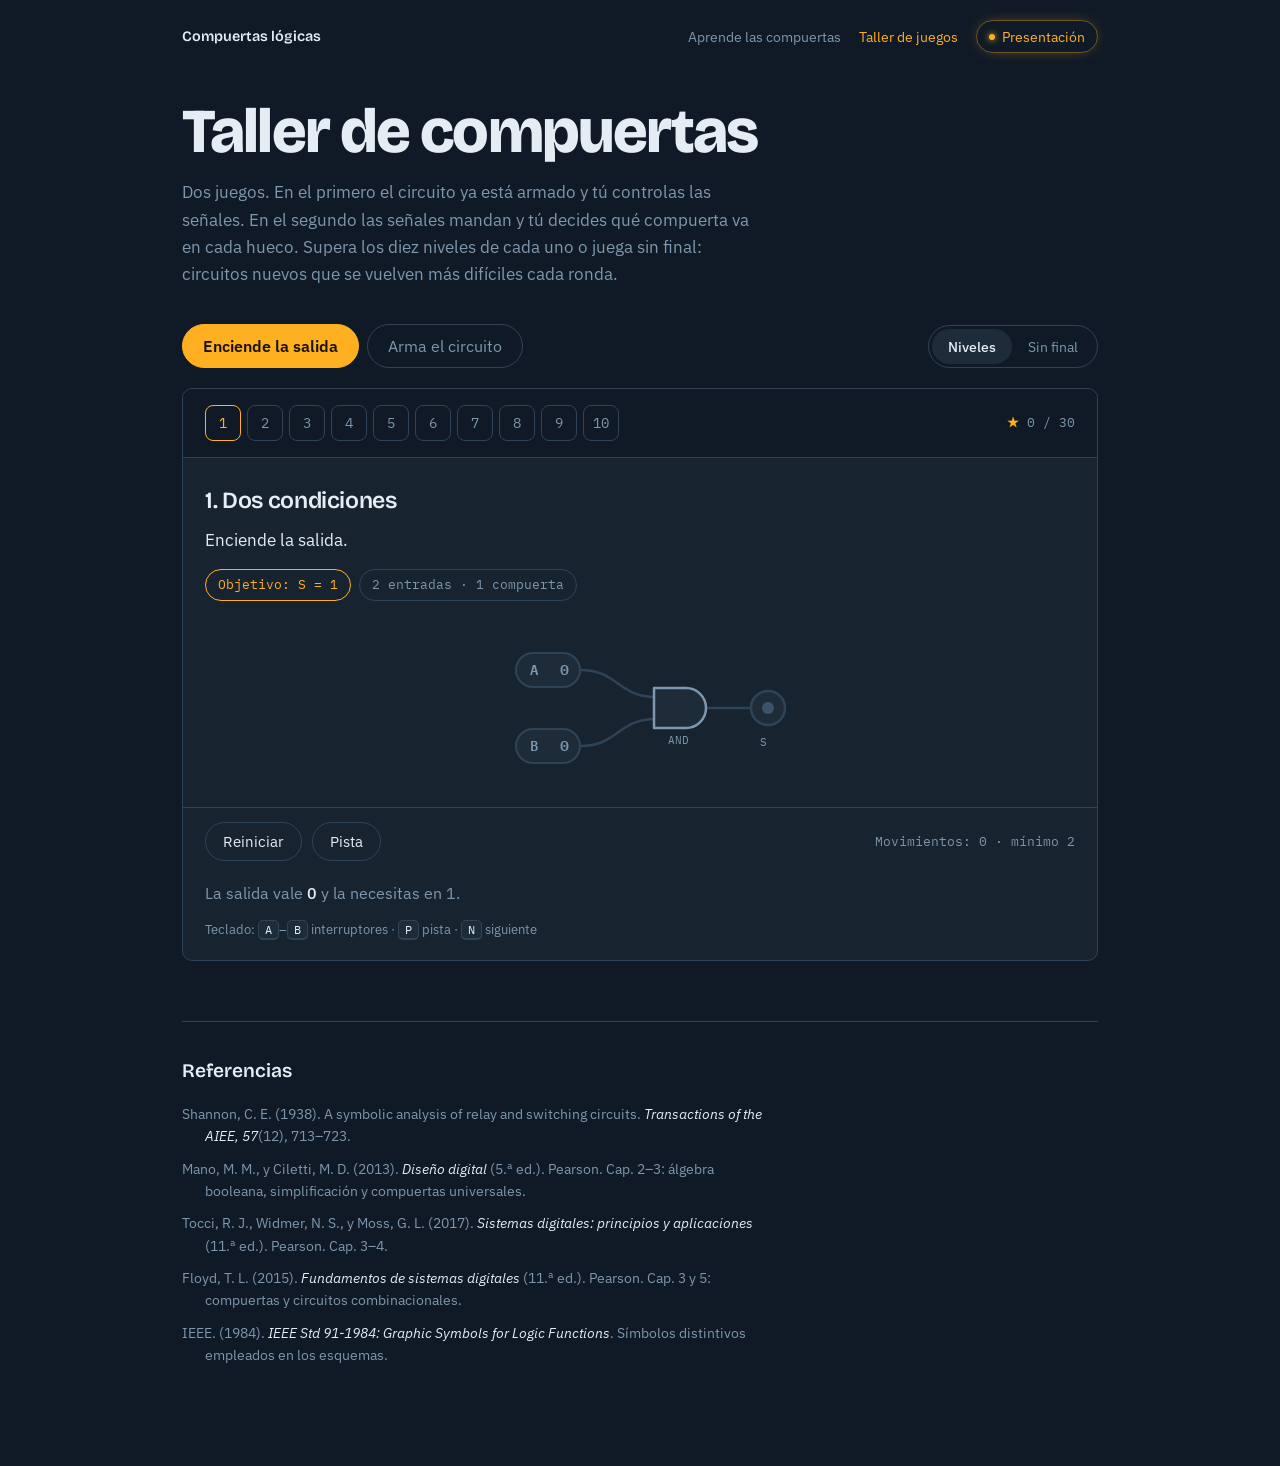
<file: juego-compuertas.html>
<!doctype html>
<html lang="es">
<head>
<meta charset="utf-8">
<meta name="viewport" content="width=device-width, initial-scale=1">
<title>Taller de compuertas — dos juegos, veinte niveles y un modo sin final</title>
<link rel="preconnect" href="https://fonts.googleapis.com">
<link rel="preconnect" href="https://fonts.gstatic.com" crossorigin>
<link href="https://fonts.googleapis.com/css2?family=Bricolage+Grotesque:opsz,wght@12..96,600;12..96,800&family=IBM+Plex+Mono:wght@400;600&family=IBM+Plex+Sans:wght@400;500;600&display=swap" rel="stylesheet">

<style>
:root{
  --ink:#101A26; --panel:#17232F; --panel-2:#1E2C3A; --line:#2F4356;
  --cold:#7E97AC; --paper:#E4EDF4;
  --hot:#FFB020; --glow:rgba(255,176,32,.28);
  --bad:#C4776B;
  --r:10px;
}
*{box-sizing:border-box}
html{-webkit-text-size-adjust:100%}
body{
  margin:0;background:var(--ink);color:var(--paper);
  font-family:"IBM Plex Sans",system-ui,sans-serif;font-size:17px;line-height:1.6;
  -webkit-font-smoothing:antialiased;
}
.wrap{max-width:960px;margin:0 auto;padding:0 22px 90px}
p{max-width:66ch}

/* ---- navegación del sitio ---- */
.sitenav{display:flex;gap:18px;flex-wrap:wrap;align-items:center;padding:20px 0 0;font-size:.9rem}
.sitenav a{color:var(--cold);text-decoration:none;border-bottom:1px solid transparent}
.sitenav a:hover{color:var(--paper);border-color:var(--cold)}
.sitenav a[aria-current="page"]{color:var(--hot)}
.sitenav .home{font-family:"Bricolage Grotesque",sans-serif;font-weight:600;color:var(--paper);margin-right:auto}
.sitenav .deck{display:inline-flex;align-items:center;gap:7px;padding:4px 12px;border:1px solid rgba(255,176,32,.4);border-radius:999px;color:var(--hot);box-shadow:0 0 16px -8px rgba(255,176,32,.9)}
.sitenav .deck::before{content:"";width:6px;height:6px;border-radius:50%;background:var(--hot);box-shadow:0 0 6px var(--hot)}
.sitenav .deck:hover{color:var(--hot);border-color:var(--hot);background:rgba(255,176,32,.08)}

header{padding:48px 0 0}
h1{
  font-family:"Bricolage Grotesque",sans-serif;font-weight:800;
  font-size:clamp(2.2rem,6.5vw,3.9rem);line-height:1;letter-spacing:-.03em;
  margin:0 0 16px;max-width:16ch;
}
.lede{color:var(--cold);max-width:58ch;margin:0}

/* ---- pestañas y modo ---- */
.topbar{display:flex;gap:12px;flex-wrap:wrap;align-items:center;margin:36px 0 0}
.tabs{display:flex;gap:8px;flex-wrap:wrap}
.tabs button{
  font-family:inherit;font-size:.98rem;padding:11px 20px;border-radius:99px;
  background:transparent;border:1px solid var(--line);color:var(--cold);
  cursor:pointer;transition:.15s;
}
.tabs button:hover{border-color:var(--cold);color:var(--paper)}
.tabs button[aria-selected="true"]{background:var(--hot);border-color:var(--hot);color:#1A1206;font-weight:600}
.tabs button:focus-visible{outline:2px solid var(--hot);outline-offset:3px}

.modes{margin-left:auto;display:inline-flex;border:1px solid var(--line);border-radius:99px;padding:3px}
.modes button{
  font-family:inherit;font-size:.9rem;padding:8px 16px;border-radius:99px;border:0;
  background:transparent;color:var(--cold);cursor:pointer;transition:.15s;
}
.modes button:hover{color:var(--paper)}
.modes button[aria-pressed="true"]{background:var(--panel-2);color:var(--paper);font-weight:500}
.modes button:focus-visible{outline:2px solid var(--hot);outline-offset:2px}

/* ---- caja de juego ---- */
.game{margin-top:20px;background:var(--panel);border:1px solid var(--line);border-radius:var(--r);overflow:hidden}

.rail{display:flex;gap:6px;flex-wrap:wrap;align-items:center;padding:16px 22px;border-bottom:1px solid var(--line);background:var(--ink);min-height:69px}
.rail button[data-lv]{
  width:36px;height:36px;border-radius:8px;cursor:pointer;
  font-family:"IBM Plex Mono",monospace;font-size:.88rem;
  background:transparent;border:1px solid var(--line);color:var(--cold);transition:.15s;
}
.rail button[data-lv]:hover{border-color:var(--cold);color:var(--paper)}
.rail button[aria-current="true"]{border-color:var(--hot);color:var(--hot)}
.rail button.done{background:var(--hot);border-color:var(--hot);color:#1A1206;font-weight:600}
.rail button.done[aria-current="true"]{box-shadow:0 0 0 2px var(--ink),0 0 0 4px var(--hot)}
.rail button:focus-visible{outline:2px solid var(--hot);outline-offset:2px}
.railsum{margin-left:auto;font-family:"IBM Plex Mono",monospace;font-size:.84rem;color:var(--cold)}
.railsum b{color:var(--hot);font-weight:600}

.stats{display:flex;gap:28px;flex-wrap:wrap;align-items:center;width:100%}
.stat span{display:block;font-size:.7rem;color:var(--cold);text-transform:uppercase;letter-spacing:.09em;line-height:1.2}
.stat b{font-family:"IBM Plex Mono",monospace;font-size:1.3rem;color:var(--paper);font-weight:600;line-height:1.3}
.stat.hot b{color:var(--hot)}
.linkbtn{
  margin-left:auto;font-family:inherit;font-size:.86rem;padding:7px 14px;border-radius:99px;cursor:pointer;
  background:transparent;border:1px solid var(--line);color:var(--cold);transition:.15s;
}
.linkbtn:hover{border-color:var(--cold);color:var(--paper)}

.brief{padding:24px 22px 4px}
.brief h2{
  font-family:"Bricolage Grotesque",sans-serif;font-weight:600;font-size:1.45rem;
  letter-spacing:-.015em;margin:0 0 8px;
}
.brief .task{margin:0;color:var(--paper);max-width:60ch}
.chips{display:flex;gap:8px;flex-wrap:wrap;margin:14px 0 0}
.chip{
  font-family:"IBM Plex Mono",monospace;font-size:.8rem;padding:5px 12px;
  border-radius:99px;border:1px solid var(--line);color:var(--cold);
}
.chip.aim{border-color:var(--hot);color:var(--hot)}

.stage{padding:12px 10px 8px;overflow-x:auto;scrollbar-color:var(--line) transparent}
.stage svg{display:block;margin:0 auto;height:auto}

/* ---- svg del circuito ---- */
.w{stroke:var(--line);stroke-width:2.5;fill:none;transition:stroke .16s}
.w.hot{stroke:var(--hot)}
.gbody{fill:var(--panel-2);stroke:var(--cold);stroke-width:2.5;stroke-linejoin:round}
.gmark{fill:none;stroke:var(--cold);stroke-width:2.5}
.bub{fill:var(--panel);stroke:var(--cold);stroke-width:2.5}
.glabel{font-family:"IBM Plex Mono",monospace;font-size:11px;fill:var(--cold);text-anchor:middle}
.pinlabel{font-family:"IBM Plex Mono",monospace;font-size:11px;fill:var(--cold)}

.inode{cursor:pointer}
.inode:focus{outline:none}
.inode:focus-visible .ipill{stroke:var(--hot);stroke-width:3}
.ipill{fill:var(--panel-2);stroke:var(--line);stroke-width:2;transition:.16s}
.inode[data-on="1"] .ipill{fill:#26221A;stroke:var(--hot)}
.iname{font-family:"IBM Plex Mono",monospace;font-size:14px;font-weight:600;fill:var(--cold);transition:fill .16s}
.ival{font-family:"IBM Plex Mono",monospace;font-size:15px;font-weight:600;fill:var(--cold);transition:fill .16s}
.inode[data-on="1"] .iname,.inode[data-on="1"] .ival{fill:var(--hot)}
.inode.tip .ipill{stroke:var(--hot);stroke-width:3;stroke-dasharray:6 4;animation:march 1s linear infinite}
@keyframes march{to{stroke-dashoffset:-20}}
.stage.locked .inode{cursor:default}

.slot{cursor:pointer}
.slot:focus{outline:none}
.empty{fill:var(--panel-2);stroke:var(--cold);stroke-width:2;stroke-dasharray:5 4}
.qmark{font-family:"IBM Plex Mono",monospace;font-size:20px;font-weight:600;fill:var(--cold);text-anchor:middle}
.slot.sel .empty,.slot.sel .gbody,.slot.sel .bub{stroke:var(--hot);stroke-width:3}
.slot.sel .qmark,.slot.sel .glabel{fill:var(--hot)}
.slot:focus-visible .empty,.slot:focus-visible .gbody{stroke:var(--hot);stroke-width:3}
.slot.revealed .glabel{fill:var(--paper)}
.stage.locked .slot{cursor:default}

.olamp{fill:var(--panel-2);stroke:var(--line);stroke-width:2.5;transition:.2s}
.olamp.on{fill:#2A2417;stroke:var(--hot)}
.ofil{fill:#3C536A;transition:.2s}
.ofil.on{fill:var(--hot)}
.stage.won .olamp{filter:drop-shadow(0 0 10px rgba(255,176,32,.65))}
.stage.pop .ofil{transform-box:fill-box;transform-origin:center;animation:pop .6s cubic-bezier(.3,1.6,.5,1)}
@keyframes pop{0%{transform:scale(1)}35%{transform:scale(2.1)}100%{transform:scale(1)}}

/* ---- controles ---- */
.ctrl{display:flex;gap:10px;flex-wrap:wrap;align-items:center;padding:14px 22px 20px;border-top:1px solid var(--line)}
.ctrl button{
  font-family:inherit;font-size:.92rem;padding:9px 17px;border-radius:99px;cursor:pointer;
  background:transparent;border:1px solid var(--line);color:var(--paper);transition:.15s;
}
.ctrl button:hover{border-color:var(--cold)}
.ctrl button:focus-visible{outline:2px solid var(--hot);outline-offset:2px}
.ctrl .go{background:var(--hot);border-color:var(--hot);color:#1A1206;font-weight:600}
.ctrl .go:hover{filter:brightness(1.08)}
.count{font-family:"IBM Plex Mono",monospace;font-size:.84rem;color:var(--cold);margin-left:auto}

.msg{padding:0 22px 14px;margin:0;font-size:.97rem;color:var(--cold);max-width:66ch;min-height:1.6em}
.msg.win{color:var(--hot)}
.msg b{color:var(--paper);font-weight:500}
.msg.win b{color:var(--hot);font-weight:600}
.stars{letter-spacing:.12em;white-space:nowrap}
.keys{padding:0 22px 20px;margin:0;font-size:.8rem;color:var(--cold);max-width:none}
kbd{
  font-family:"IBM Plex Mono",monospace;font-size:.76rem;padding:1px 6px;border-radius:5px;
  border:1px solid var(--line);border-bottom-width:2px;color:var(--paper);background:var(--panel-2);
}

/* ---- paleta juego B ---- */
.palette{padding:4px 22px 18px;border-top:1px solid var(--line)}
.palette .lab{font-size:.88rem;color:var(--cold);margin:14px 0 10px}
.palette .row{display:flex;gap:7px;flex-wrap:wrap}
.palette button{
  font-family:"IBM Plex Mono",monospace;font-size:.86rem;padding:8px 14px;border-radius:8px;
  background:transparent;border:1px solid var(--line);color:var(--cold);cursor:pointer;transition:.15s;
}
.palette button .kn{font-size:.7rem;opacity:.55;margin-right:7px}
.palette button:hover:not(:disabled){border-color:var(--cold);color:var(--paper)}
.palette button[aria-pressed="true"]{border-color:var(--hot);color:var(--hot)}
.palette button:disabled{opacity:.32;cursor:not-allowed}
.palette button:focus-visible{outline:2px solid var(--hot);outline-offset:2px}
.palette button.clear{border-style:dashed}

/* ---- tabla ---- */
.tblbox{padding:0 22px 22px}
.tblscroll{max-height:300px;overflow-y:auto;border:1px solid var(--line);border-radius:8px}
table{border-collapse:collapse;font-family:"IBM Plex Mono",monospace;font-size:.92rem;width:100%}
thead th{
  position:sticky;top:0;background:var(--panel-2);z-index:1;
  font-weight:400;color:var(--cold);font-size:.74rem;padding:8px 4px;text-align:center;
  border-bottom:1px solid var(--line);
}
td{padding:5px 4px;text-align:center;color:var(--cold);border-bottom:1px solid rgba(47,67,86,.4)}
tbody tr{cursor:pointer}
tbody tr:hover td{background:rgba(47,67,86,.35)}
tbody tr:last-child td{border-bottom:0}
td.meta{color:var(--paper)}
tr.ok td.mine{color:var(--hot);font-weight:600}
tr.no td.mine{color:var(--bad);font-weight:600}
tr.probe td,tr.probe:hover td{background:var(--panel-2);color:var(--paper)}
.legend{font-size:.82rem;color:var(--cold);margin:10px 0 0}

footer{border-top:1px solid var(--line);margin-top:60px;padding-top:34px}
footer h3{font-family:"Bricolage Grotesque",sans-serif;font-weight:600;font-size:1.2rem;margin:0 0 16px}
.refs{list-style:none;padding:0;margin:0;font-size:.9rem;color:var(--cold);max-width:74ch}
.refs li{padding-left:1.6em;text-indent:-1.6em;margin-bottom:10px;line-height:1.55}
.refs em{font-style:italic;color:var(--paper)}

@media (max-width:640px){
  body{font-size:16px}
  .wrap{padding:0 16px 70px}
  .brief,.ctrl,.msg,.keys,.palette,.tblbox,.rail{padding-left:16px;padding-right:16px}
  .count{margin-left:0;width:100%}
  .modes{margin-left:0}
  .stats{gap:18px}
  .keys{display:none}
}
@media (prefers-reduced-motion:reduce){*{transition-duration:.01ms !important;animation-duration:.01ms !important}}
</style>
</head>
<body>

<div class="wrap">

<nav class="sitenav" aria-label="Sitio">
  <a class="home" href="./">Compuertas lógicas</a>
  <a href="compuertas-logicas.html">Aprende las compuertas</a>
  <a href="juego-compuertas.html" aria-current="page">Taller de juegos</a>
  <a class="deck" href="presentacion/">Presentación</a>
</nav>

<header>
  <h1>Taller de compuertas</h1>
  <p class="lede">Dos juegos. En el primero el circuito ya está armado y tú controlas las señales. En el segundo las señales mandan y tú decides qué compuerta va en cada hueco. Supera los diez niveles de cada uno o juega sin final: circuitos nuevos que se vuelven más difíciles cada ronda.</p>
</header>

<div class="topbar">
  <div class="tabs" role="tablist">
    <button role="tab" id="tabA" aria-selected="true">Enciende la salida</button>
    <button role="tab" id="tabB" aria-selected="false">Arma el circuito</button>
  </div>
  <div class="modes" role="group" aria-label="Modo de juego">
    <button id="playLevels" aria-pressed="true">Niveles</button>
    <button id="playEndless" aria-pressed="false">Sin final</button>
  </div>
</div>

<div class="game">
  <div class="rail" id="rail"></div>

  <div class="brief">
    <h2 id="lvTitle"></h2>
    <p class="task" id="lvTask"></p>
    <div class="chips" id="lvChips"></div>
  </div>

  <div class="stage" id="stage"></div>

  <div class="palette" id="palette" hidden>
    <p class="lab" id="palLab">Toca un hueco del circuito para elegir su compuerta.</p>
    <div class="row" id="palRow"></div>
  </div>

  <div class="tblbox" id="tblbox" hidden>
    <div class="tblscroll"><table id="tbl"></table></div>
    <p class="legend">La fila resaltada es la combinación que tienes en los interruptores. Toca cualquier fila para probarla.</p>
  </div>

  <div class="ctrl">
    <button id="btnReset">Reiniciar</button>
    <button id="btnHint">Pista</button>
    <button id="btnSkip" hidden>Saltar circuito</button>
    <button id="btnNext" class="go" hidden>Siguiente nivel</button>
    <span class="count" id="count"></span>
  </div>

  <p class="msg" id="msg" aria-live="polite"></p>
  <p class="keys" id="keys"></p>
</div>

<footer>
  <h3>Referencias</h3>
  <ul class="refs">
    <li>Shannon, C. E. (1938). A symbolic analysis of relay and switching circuits. <em>Transactions of the AIEE, 57</em>(12), 713–723.</li>
    <li>Mano, M. M., y Ciletti, M. D. (2013). <em>Diseño digital</em> (5.ª ed.). Pearson. Cap. 2–3: álgebra booleana, simplificación y compuertas universales.</li>
    <li>Tocci, R. J., Widmer, N. S., y Moss, G. L. (2017). <em>Sistemas digitales: principios y aplicaciones</em> (11.ª ed.). Pearson. Cap. 3–4.</li>
    <li>Floyd, T. L. (2015). <em>Fundamentos de sistemas digitales</em> (11.ª ed.). Pearson. Cap. 3 y 5: compuertas y circuitos combinacionales.</li>
    <li>IEEE. (1984). <em>IEEE Std 91-1984: Graphic Symbols for Logic Functions</em>. Símbolos distintivos empleados en los esquemas.</li>
  </ul>
</footer>

</div>

<script>
"use strict";

/* ============ lógica ============ */
const F = {
  AND:(a,b)=>a&&b, OR:(a,b)=>a||b, NAND:(a,b)=>!(a&&b), NOR:(a,b)=>!(a||b),
  XOR:(a,b)=>a!==b, XNOR:(a,b)=>a===b, NOT:(a)=>!a, BUF:(a)=>a
};
const P2 = ["AND","OR","NAND","NOR","XOR","XNOR"];
const P1 = ["NOT","BUF"];
const NEG = {NAND:1,NOR:1,XNOR:1,NOT:1};
const NAMES = ["A","B","C","D","E"];

const rand = n => Math.floor(Math.random()*n);
const pick = arr => arr[rand(arr.length)];
const popcount = m => { let c=0; while(m){ c+=m&1; m>>=1; } return c; };
const maskToVals = (m,k) => Array.from({length:k}, (_,i)=>(m>>(k-1-i))&1);
const valsToMask = vals => vals.reduce((acc,v)=>(acc<<1)|v, 0);
const plural = (n, one, many) => `${n} ${n===1?one:many}`;

/* ============ niveles — juego A ============ */
const LA = [
{title:"Dos condiciones", task:"Enciende la salida.", hint:"Una compuerta AND exige las dos entradas arriba. No hay atajo.",
 inputs:["A","B"], gates:[{id:"S",type:"AND",ins:["A","B"]}], goal:1},

{title:"Apágala", task:"Ahora al revés: deja la salida en 0.", hint:"Una OR conduce con que sobre una entrada. Para apagarla tienes que bajar todas.",
 inputs:["A","B"], gates:[{id:"S",type:"OR",ins:["A","B"]}], goal:0, start:[1,1]},

{title:"El inversor estorba", task:"Enciende la salida.", hint:"A pasa por un inversor antes de llegar a la AND. Lo que la AND ve en esa pata es lo contrario de A.",
 inputs:["A","B"], gates:[{id:"g1",type:"NOT",ins:["A"]},{id:"S",type:"AND",ins:["g1","B"]}], goal:1},

{title:"Un solo interruptor", task:"Enciende la salida sin subir más de un interruptor.", hint:"La rama de la AND necesita dos entradas arriba, así que con un solo permiso queda descartada. Queda un único camino.",
 inputs:["A","B","C"], gates:[{id:"g1",type:"AND",ins:["A","B"]},{id:"S",type:"OR",ins:["g1","C"]}], goal:1, maxOnes:1},

{title:"Distintos y en reposo", task:"Enciende la salida.", hint:"La XOR pide que A y B sean diferentes. La otra pata de la AND viene invertida desde C.",
 inputs:["A","B","C"], gates:[{id:"g1",type:"XOR",ins:["A","B"]},{id:"g2",type:"NOT",ins:["C"]},{id:"S",type:"AND",ins:["g1","g2"]}], goal:1},

{title:"Exactamente dos", task:"Enciende la salida con exactamente dos interruptores arriba.", hint:"Trabaja hacia atrás desde la salida: la XOR final necesita que D y la rama AND sean distintos.",
 inputs:["A","B","C","D"], gates:[
   {id:"g1",type:"XOR",ins:["A","B"]},{id:"g2",type:"NAND",ins:["C","D"]},
   {id:"g3",type:"AND",ins:["g1","g2"]},{id:"S",type:"XOR",ins:["g3","D"]}], goal:1, exactOnes:2},

{title:"Entradas que no importan", task:"Deja la salida en 0.", hint:"La AND final recibe dos veces la misma señal g1. Si g1 vale 0, nada de lo que hagas con C y D cambia el resultado.",
 inputs:["A","B","C","D"], gates:[
   {id:"g1",type:"NAND",ins:["A","B"]},{id:"g2",type:"XOR",ins:["C","D"]},
   {id:"g3",type:"OR",ins:["g1","g2"]},{id:"S",type:"AND",ins:["g3","g1"]}], goal:0},

{title:"Presupuesto ajustado", task:"Enciende la salida sin subir más de dos interruptores.", hint:"La AND final exige C arriba. Con eso ya gastaste un permiso: te queda uno solo para el resto.",
 inputs:["A","B","C","D"], gates:[
   {id:"g1",type:"NOR",ins:["A","B"]},{id:"g2",type:"AND",ins:["B","C"]},
   {id:"g3",type:"XOR",ins:["g2","D"]},{id:"g4",type:"OR",ins:["g1","g3"]},
   {id:"S",type:"AND",ins:["g4","C"]}], goal:1, maxOnes:2},

{title:"Silencio total", task:"Deja la salida en 0. Hay una sola combinación que lo logra.", hint:"La OR final solo cae si sus dos ramas caen. Cada NAND se apaga únicamente con sus dos entradas arriba; la XNOR se apaga cuando B y E son distintos.",
 inputs:["A","B","C","D","E"], gates:[
   {id:"g1",type:"NAND",ins:["A","B"]},{id:"g2",type:"NAND",ins:["C","D"]},
   {id:"g3",type:"XNOR",ins:["B","E"]},{id:"g4",type:"OR",ins:["g1","g2"]},
   {id:"S",type:"OR",ins:["g4","g3"]}], goal:0},

{title:"Aguja en el pajar", task:"Enciende la salida. De las 32 combinaciones posibles, solo una funciona.", hint:"La AND final necesita g3 y g5 en 1. Y g5 es una NOR: solo vale 1 si g1 y g4 están ambas en 0. Empieza por ahí.",
 inputs:["A","B","C","D","E"], gates:[
   {id:"g1",type:"NAND",ins:["B","A"]},{id:"g2",type:"OR",ins:["C","E"]},
   {id:"g3",type:"AND",ins:["B","A"]},{id:"g4",type:"OR",ins:["g2","D"]},
   {id:"g5",type:"NOR",ins:["g1","g4"]},{id:"S",type:"AND",ins:["g3","g5"]}], goal:1}
];

/* ============ niveles — juego B ============ */
const LB = [
{title:"Solo si son distintos", task:"S enciende únicamente cuando A y B tienen valores diferentes.",
 hint:"Esa es la definición literal del o exclusivo.",
 inputs:["A","B"], slots:[{id:"S",ins:["A","B"]}]},

{title:"Solo si son iguales", task:"S enciende únicamente cuando A y B tienen el mismo valor.",
 hint:"Es el espejo del nivel anterior: la versión negada.",
 inputs:["A","B"], slots:[{id:"S",ins:["A","B"]}]},

{title:"Todo en reposo", task:"S enciende únicamente cuando A y B están ambas abajo.",
 hint:"Detecta «alguna arriba» con la primera compuerta y luego dale la vuelta.",
 inputs:["A","B"], slots:[{id:"s1",ins:["A","B"]},{id:"S",ins:["s1"]}]},

{title:"Una sí, la otra no", task:"S enciende únicamente cuando A está arriba y B está abajo.",
 hint:"Invierte B antes de combinarla con A. Así la segunda compuerta ve dos unos.",
 inputs:["A","B"], slots:[{id:"s1",ins:["B"]},{id:"S",ins:["A","s1"]}]},

{title:"El indulto de C", task:"S se apaga únicamente cuando A y B son iguales y además C está abajo.",
 hint:"Que A y B sean distintos ya enciende S; C arriba también. Se suman dos condiciones.",
 inputs:["A","B","C"], slots:[{id:"s1",ins:["A","B"]},{id:"S",ins:["s1","C"]}]},

{title:"Dos parejas", task:"S enciende cuando A y B no están ambas arriba y, al mismo tiempo, C y D tienen valores distintos.",
 hint:"Cada pareja se resuelve por separado y la tercera compuerta exige que ambas condiciones se cumplan a la vez.",
 inputs:["A","B","C","D"], slots:[{id:"s1",ins:["A","B"]},{id:"s2",ins:["C","D"]},{id:"S",ins:["s1","s2"]}]},

{title:"B trabaja doble", task:"S enciende cuando A y B son distintos, salvo que B y C estén ambas arriba.",
 hint:"B alimenta las dos compuertas de la izquierda. La palabra «salvo» pide una negación en la segunda rama.",
 inputs:["A","B","C"], slots:[{id:"s1",ins:["A","B"]},{id:"s2",ins:["B","C"]},{id:"S",ins:["s1","s2"]}]},

{title:"Ida y vuelta", task:"S enciende cuando «A o B» y C tienen valores distintos.",
 hint:"Necesitas «A o B» al entrar a la última compuerta, pero el camino pasa por un hueco intermedio de una sola entrada. Hay más de una forma de llegar.",
 inputs:["A","B","C"], slots:[{id:"s1",ins:["A","B"]},{id:"s2",ins:["s1"]},{id:"S",ins:["s2","C"]}]},

{title:"Cadena de tres", task:"Reproduce exactamente la columna «Meta» de la tabla. Cuatro huecos, dieciséis filas que cuadrar.",
 hint:"Solución de referencia: A y B distintos, combinado con «D diferente de que B y C no estén ambas arriba».",
 inputs:["A","B","C","D"], slots:[{id:"s1",ins:["A","B"]},{id:"s2",ins:["B","C"]},{id:"s3",ins:["s2","D"]},{id:"S",ins:["s1","s3"]}]},

{title:"El examen", task:"Cinco huecos y dieciséis filas. Reproduce la columna «Meta».",
 hint:"Solución de referencia: S enciende si A está arriba, o bien si A y B son distintos mientras C y D son iguales.",
 inputs:["A","B","C","D"], slots:[
   {id:"s1",ins:["A","B"]},{id:"s2",ins:["C","D"]},{id:"s3",ins:["s1","s2"]},
   {id:"s4",ins:["s3"]},{id:"S",ins:["s4","A"]}]}
];
// tablas objetivo (verificadas: cada una tiene al menos una solución alcanzable)
const TARGETS = ["0110","1001","1000","0010","01111101","0110011001100000",
  "00101100","01101010","0000100110100000","0000100111111111"];
LB.forEach((lv,i)=> lv.target = TARGETS[i]);

/* ============ evaluación ============ */
function evalCircuit(inputs, gates, vals){
  const v = {};
  inputs.forEach((n,i)=> v[n] = !!vals[i]);
  for(const g of gates){
    if(!g.type){ v[g.id] = null; continue; }
    const args = g.ins.map(id => v[id]);
    v[g.id] = args.some(x=>x===null) ? null : !!F[g.type](...args);
  }
  return v;
}

function truthTable(inputs, gates){
  const k = inputs.length;
  let out = "";
  for(let m=0;m<(1<<k);m++){
    const v = evalCircuit(inputs, gates, maskToVals(m,k));
    out += v.S===null ? "-" : (v.S?"1":"0");
  }
  return out;
}

// combinaciones de interruptores que resuelven un nivel del juego A
function solveA(lv){
  const k = lv.inputs.length, out = [];
  for(let m=0;m<(1<<k);m++){
    const ones = popcount(m);
    if(lv.maxOnes!==undefined && ones > lv.maxOnes) continue;
    if(lv.exactOnes!==undefined && ones !== lv.exactOnes) continue;
    const v = evalCircuit(lv.inputs, lv.gates, maskToVals(m,k));
    if((v.S?1:0) === lv.goal) out.push(m);
  }
  return out;
}

// asignaciones de compuertas que reproducen la meta de un nivel del juego B
function solveB(lv, cap){
  cap = cap || 400;
  const k = lv.inputs.length, R = 1<<k, n = lv.slots.length;
  const opts = lv.slots.map(s => s.ins.length===2 ? P2 : P1);
  const rows = Array.from({length:R}, (_,m)=>maskToVals(m,k));
  const idx = new Array(n).fill(0), sols = [];
  for(;;){
    const gates = lv.slots.map((s,i)=>({id:s.id, ins:s.ins, type:opts[i][idx[i]]}));
    let ok = true;
    for(let m=0;m<R;m++){
      const v = evalCircuit(lv.inputs, gates, rows[m]);
      if((v.S?"1":"0") !== lv.target[m]){ ok = false; break; }
    }
    if(ok){
      sols.push(Object.fromEntries(gates.map(g=>[g.id,g.type])));
      if(sols.length>=cap) break;
    }
    let j = n-1;
    while(j>=0){ if(++idx[j] < opts[j].length) break; idx[j--] = 0; }
    if(j<0) break;
  }
  return sols;
}

/* ============ generador del modo sin final ============ */
// Arma una red en orden topológico donde toda entrada y toda compuerta
// terminan alimentando a S.
function genStructure(k, g, prefix, p1){
  for(let attempt=0; attempt<300; attempt++){
    const inputs = NAMES.slice(0,k), avail = inputs.slice();
    let unused = new Set(inputs);
    const gates = [];
    let ok = true;
    for(let i=0;i<g && ok;i++){
      const id = i===g-1 ? "S" : prefix+(i+1);
      const left = g - i - 1;
      let ins = null;
      const slack = (left+1) - (unused.size-1);   // compuertas que sobran para combinar
      for(let t=0;t<40 && !ins;t++){
        const arity = Math.random()<p1 ? 1 : 2;
        const un = [...unused], cand = [];
        // «ramificar»: si sobran compuertas, algunas leen directo de las entradas
        // «combinar»: toma las señales sueltas más antiguas → árboles anchos, no cadenas
        const branch = slack>1 && left>0 && (unused.size<=2 ? Math.random()<.85 : Math.random()<.3);
        for(let j=0;j<arity;j++){
          const s = branch ? pick(inputs)
            : un.length ? un.splice(Math.random()<.75 ? 0 : rand(un.length),1)[0]
            : pick(avail);
          if(cand.includes(s)) break;
          cand.push(s);
        }
        if(cand.length!==arity) continue;
        if(arity===1){
          const src = gates.find(x=>x.id===cand[0]);
          if(src && src.ins.length===1) continue;       // nada de NOT seguido de NOT
        }
        const after = new Set(unused);
        cand.forEach(c=>after.delete(c)); after.add(id);
        if(after.size-1 > left) continue;               // ya no alcanzarían las compuertas
        ins = cand; unused = after;
      }
      if(!ins) ok = false; else { gates.push({id, ins}); avail.push(id); }
    }
    if(ok && unused.size===1) return {inputs, gates};
  }
  return null;
}

function genA(round){
  const k = Math.min(5, 2 + Math.floor((round-1)/3));
  const total = 1<<k;
  // fracción de combinaciones ganadoras a la que apuntamos: cada ronda más estrecha
  const want = Math.max(1/total, .5*Math.pow(.8, round-1));
  const pool = round<=2 ? ["AND","OR"] : round<=4 ? ["AND","OR","NAND","NOR"] : P2;
  let best = null, bestScore = Infinity;

  for(let t=0;t<50;t++){
    const g = Math.max(k-1, Math.min(7, k-1 + Math.floor((round-1)/4) + rand(2)));
    const st = genStructure(k, g, "g", round<=2 ? .12 : .22);
    if(!st) continue;
    st.gates.forEach(x => x.type = x.ins.length===1 ? "NOT" : pick(pool));
    const lv = {inputs:st.inputs, gates:st.gates, goal:rand(2)};

    if(round>=4 && Math.random()<.4){
      const pcs = solveA(lv).map(popcount);
      if(pcs.length>1){
        if(Math.random()<.5){
          const m = Math.min(...pcs);
          if(m>=1 && pcs.some(p=>p>m)) lv.maxOnes = m;
        } else {
          const p = pick(pcs);
          if(p>=1 && pcs.some(q=>q!==p)) lv.exactOnes = p;
        }
      }
    }

    const sols = solveA(lv);
    if(!sols.length || sols.length===total) continue;
    const score = Math.abs(Math.log((sols.length/total)/want));
    if(score < bestScore){ bestScore = score; best = lv; }
  }
  if(!best) return genA(Math.max(1, round-1));

  const sols = new Set(solveA(best));
  let start = 0;
  if(sols.has(0)){
    const free = [];
    for(let m=0;m<total;m++) if(!sols.has(m)) free.push(m);
    start = pick(free);
  }
  best.start = maskToVals(start, k);

  let task = best.goal ? "Enciende la salida" : "Deja la salida en 0";
  if(best.maxOnes!==undefined) task += ` sin subir más de ${plural(best.maxOnes,"interruptor","interruptores")}`;
  if(best.exactOnes!==undefined) task += ` con exactamente ${plural(best.exactOnes,"interruptor","interruptores")} arriba`;
  best.task = task + ".";
  best.round = round;
  best.base = 10*(k + best.gates.length) + (best.maxOnes!==undefined || best.exactOnes!==undefined ? 15 : 0);
  return best;
}

function allInputsMatter(tt, k){
  for(let i=0;i<k;i++){
    const bit = 1<<i;
    let matters = false;
    for(let m=0;m<(1<<k) && !matters;m++) if(tt[m]!==tt[m^bit]) matters = true;
    if(!matters) return false;
  }
  return true;
}

function genB(round){
  const k = Math.min(4, 2 + Math.floor((round-1)/3));
  const cap = round>=10 ? 6 : 5;
  for(let t=0;t<120;t++){
    const n = Math.max(k-1, Math.min(cap, k-1 + Math.floor((round-1)/3) + rand(2)));
    const st = genStructure(k, n, "s", .2);
    if(!st) continue;
    const pool = round<=2 ? ["AND","OR","XOR","NAND"] : P2;
    const gates = st.gates.map(x => ({...x, type: x.ins.length===1 ? (Math.random()<.8?"NOT":"BUF") : pick(pool)}));
    const tt = truthTable(st.inputs, gates);
    if(!tt.includes("0") || !tt.includes("1") || !allInputsMatter(tt, k)) continue;
    return {
      inputs: st.inputs, slots: st.gates.map(({id,ins})=>({id,ins})), target: tt,
      task: "Elige una compuerta para cada hueco hasta reproducir la columna «Meta».",
      round, base: 12*n + 2*(1<<k)
    };
  }
  return genB(Math.max(1, round-1));
}

/* ============ trazado del circuito ============ */
const COLW = 132, ROWH = 76;

function layout(inputs, gates){
  const depth = {}, node = {};
  inputs.forEach(n => { depth[n]=0; node[n]={id:n,kind:"in"}; });
  gates.forEach(g => { depth[g.id] = 1 + Math.max(...g.ins.map(i=>depth[i])); node[g.id]={...g,kind:"gate"}; });
  const maxD = Math.max(...Object.values(depth));
  const cols = [];
  for(let d=0; d<=maxD; d++) cols[d] = Object.keys(depth).filter(k=>depth[k]===d);
  const maxRows = Math.max(...cols.map(c=>c.length));
  const H = Math.max(maxRows*ROWH + 30, 160);
  cols.forEach((col,d)=>{
    // ordena cada columna por la altura media de sus fuentes: menos cruces de cables
    if(d>0){
      const avg = id => node[id].ins.reduce((s,i)=>s+node[i].y,0) / node[id].ins.length;
      col.sort((p,q)=> avg(p)-avg(q));
    }
    const span = col.length*ROWH;
    col.forEach((id,i)=>{
      node[id].x = 70 + d*COLW;
      node[id].y = (H - span)/2 + ROWH/2 + i*ROWH;
    });
  });
  const outX = node.S.x + (NEG[node.S.type]?38:26);
  return {node, W: outX + 96, H};
}

function outPort(n){
  if(n.kind==="in") return [n.x+32, n.y];
  return [n.x + (n.type && NEG[n.type] ? 38 : 26), n.y];
}
function inPorts(n){
  if(n.ins.length===1) return [[n.x-24, n.y]];
  return [[n.x-24, n.y-11],[n.x-24, n.y+11]];
}

function glyph(type, x, y){
  if(!type) return `<rect class="empty" x="${x-26}" y="${y-22}" width="${52}" height="44" rx="8"/>
                    <text class="qmark" x="${x}" y="${y+7}">?</text>`;
  const neg = !!NEG[type];
  let body="", extra="", nose=x+26;
  if(type==="AND"||type==="NAND"){
    body = `M${x-26},${y-20} H${x+6} A20,20 0 0 1 ${x+6},${y+20} H${x-26} Z`;
  } else if(type==="OR"||type==="NOR"){
    body = `M${x-26},${y-20} C${x-8},${y-20} ${x+8},${y-12} ${x+26},${y} C${x+8},${y+12} ${x-8},${y+20} ${x-26},${y+20} C${x-16},${y+6} ${x-16},${y-6} ${x-26},${y-20} Z`;
  } else if(type==="XOR"||type==="XNOR"){
    body = `M${x-20},${y-20} C${x-2},${y-20} ${x+10},${y-12} ${x+26},${y} C${x+10},${y+12} ${x-2},${y+20} ${x-20},${y+20} C${x-10},${y+6} ${x-10},${y-6} ${x-20},${y-20} Z`;
    extra = `<path class="gmark" d="M${x-30},${y-20} C${x-20},${y-6} ${x-20},${y+6} ${x-30},${y+20}"/>`;
  } else { // NOT / BUF
    body = `M${x-18},${y-18} L${x+14},${y} L${x-18},${y+18} Z`;
    nose = x+14;
  }
  const bub = neg ? `<circle class="bub" cx="${nose+6}" cy="${y}" r="6"/>` : "";
  const lab = `<text class="glabel" x="${x-2}" y="${y+36}">${type}</text>`;
  return extra + `<path class="gbody" d="${body}"/>` + bub + lab;
}

function wire(p1, p2, hot){
  const [x1,y1]=p1,[x2,y2]=p2;
  return `<path class="w ${hot?"hot":""}" d="M${x1},${y1} C${x1+38},${y1} ${x2-38},${y2} ${x2},${y2}"/>`;
}

function renderCircuit(inputs, gates, vals, opts){
  opts = opts || {};
  const {node, W, H} = layout(inputs, gates);
  const v = evalCircuit(inputs, gates, vals);
  let wires = "", bodies = "";

  gates.forEach(g => {
    const n = node[g.id], ports = inPorts(n);
    g.ins.forEach((src,i) => {
      wires += wire(outPort(node[src]), ports[i], v[src]===true);
    });
  });

  inputs.forEach((name,i) => {
    const n = node[name], on = vals[i]?1:0;
    const tip = opts.tip===name ? " tip" : "";
    bodies += `<g class="inode${tip}" data-in="${name}" data-on="${on}" tabindex="0" role="button"
                 aria-label="Interruptor ${name}, valor ${on}">
      <rect class="ipill" x="${n.x-32}" y="${n.y-17}" width="64" height="34" rx="17"/>
      <text class="iname" x="${n.x-18}" y="${n.y+5}">${name}</text>
      <text class="ival" x="${n.x+12}" y="${n.y+5}">${on}</text>
    </g>`;
  });

  gates.forEach(g => {
    const n = node[g.id];
    const isSlot = opts.slots && opts.slots.includes(g.id);
    const cls = (opts.selected===g.id ? " sel" : "") + (opts.revealed && opts.revealed.has(g.id) ? " revealed" : "");
    const inner = glyph(g.type, n.x, n.y);
    bodies += isSlot
      ? `<g class="slot${cls}" data-slot="${g.id}" tabindex="0" role="button"
           aria-label="Hueco ${g.id}${g.type?", contiene "+g.type:", vacío"}">${inner}</g>`
      : `<g>${inner}</g>`;
  });

  const s = node.S, [ox,oy] = outPort(s), on = v.S===true;
  wires += wire([ox,oy],[ox+44,oy], on);
  bodies += `<circle class="olamp ${on?"on":""}" cx="${ox+62}" cy="${oy}" r="17"/>
             <circle class="ofil ${on?"on":""}" cx="${ox+62}" cy="${oy}" r="6"/>
             <text class="pinlabel" x="${ox+54}" y="${oy+38}">S</text>`;

  // se encoge para caber en pantallas angostas, pero no tanto que no se pueda tocar
  return `<svg viewBox="0 0 ${W} ${H}" style="width:${W}px;max-width:100%;min-width:${Math.min(W,500)}px" role="img" aria-label="Circuito lógico">
            ${wires}${bodies}</svg>`;
}

/* ============ guardado ============ */
const STORE = "taller-compuertas-v2";
const save = {stars:{A:{},B:{}}, best:{A:0,B:0}, last:{mode:"A", play:"levels"}};
try{
  const d = JSON.parse(localStorage.getItem(STORE) || "null");
  if(d){
    Object.assign(save.stars.A, d.stars && d.stars.A);
    Object.assign(save.stars.B, d.stars && d.stars.B);
    Object.assign(save.best, d.best);
    Object.assign(save.last, d.last);
  }
}catch(e){}
function persist(){ try{ localStorage.setItem(STORE, JSON.stringify(save)); }catch(e){} }

/* ============ estado ============ */
const $ = id => document.getElementById(id);
const S = {
  mode:"A", play:"levels", idx:0, lv:null,
  vals:[], moves:0, opt:0, sols:[],
  assign:{}, selected:null, changes:0, solsB:null, revealed:new Set(), revealGate:{},
  hints:0, tip:null, note:null,
  won:false, justWon:false, winMsg:"",
  run:{A:{round:1,score:0,streak:0}, B:{round:1,score:0,streak:0}}
};
const endless = () => S.play==="endless";
const levelList = () => S.mode==="A" ? LA : LB;

function startPuzzle(lv, keepHints){
  S.lv = lv; S.moves = 0; S.changes = 0; S.selected = null;
  S.won = false; S.justWon = false; S.tip = null; S.note = null;
  if(!keepHints){ S.hints = 0; S.revealed = new Set(); }
  if(S.mode==="A"){
    S.vals = lv.start ? lv.start.slice() : new Array(lv.inputs.length).fill(0);
    S.sols = solveA(lv);
    const from = valsToMask(S.vals);
    S.opt = Math.min(...S.sols.map(m=>popcount(m^from)));
  } else {
    S.vals = new Array(lv.inputs.length).fill(0);
    S.assign = {};
    lv.slots.forEach(s => S.assign[s.id] = null);
    if(keepHints) S.revealed.forEach(id => S.assign[id] = S.revealGate[id]);
    else { S.revealGate = {}; S.solsB = null; }
  }
  render();
}

function loadLevel(i){ S.idx = i; startPuzzle(levelList()[i]); }
function loadEndless(){
  const run = S.run[S.mode];
  startPuzzle(S.mode==="A" ? genA(run.round) : genB(run.round));
}
function firstUnsolved(){
  const list = levelList(), st = save.stars[S.mode];
  const i = list.findIndex((_,j)=>!st[j]);
  return i<0 ? 0 : i;
}

function gatesNow(){
  const lv = S.lv;
  return S.mode==="A" ? lv.gates : lv.slots.map(s=>({id:s.id, ins:s.ins, type:S.assign[s.id]||null}));
}

/* ============ comprobación ============ */
function checkA(){
  const lv = S.lv;
  const ones = S.vals.reduce((a,b)=>a+b,0);
  if(lv.maxOnes!==undefined && ones > lv.maxOnes)
    return {state:"violation", text:`Llevas <b>${ones}</b> interruptores arriba y el límite es ${lv.maxOnes}. Baja alguno.`};
  if(lv.exactOnes!==undefined && ones !== lv.exactOnes){
    const v = evalCircuit(lv.inputs, lv.gates, S.vals);
    const lit = (v.S?1:0)===lv.goal ? " La salida ya está como la quieres, pero así no cuenta." : "";
    return {state:"violation", text:`Necesitas exactamente <b>${lv.exactOnes}</b> arriba y llevas ${ones}.${lit}`};
  }
  const v = evalCircuit(lv.inputs, lv.gates, S.vals);
  const s = v.S?1:0;
  if(s === lv.goal) return {state:"win"};
  return {state:"live", text:`La salida vale <b>${s}</b> y la necesitas en ${lv.goal}.`};
}

function checkB(){
  const lv = S.lv;
  const mine = truthTable(lv.inputs, gatesNow());
  const rows = mine.split("");
  const empty = lv.slots.filter(s=>!S.assign[s.id]).length;
  if(empty) return {state:"live", text:`Faltan <b>${empty}</b> ${empty===1?"hueco por llenar":"huecos por llenar"}.`, rows};
  if(mine === lv.target) return {state:"win", rows};
  const bad = rows.filter((c,i)=>c!==lv.target[i]).length;
  return {state:"live", text:`Casi: <b>${bad}</b> ${bad===1?"fila no coincide":"filas no coinciden"} con la meta.`, rows};
}

function onWin(){
  const lv = S.lv;
  let stars, text;
  if(S.mode==="A"){
    const extra = S.moves - S.opt;
    stars = extra<=0 ? 3 : extra<=2 ? 2 : 1;
    text = `Resuelto en <b>${plural(S.moves,"movimiento","movimientos")}</b>` +
           (S.moves>S.opt ? `; se podía en ${S.opt}.` : `, el mínimo posible.`);
  } else {
    const n = lv.slots.length;
    stars = S.changes<=n ? 3 : S.changes<=2*n ? 2 : 1;
    text = `Tu circuito reproduce la tabla completa` +
           (S.changes>n ? ` tras ${plural(S.changes,"cambio","cambios")}.` : ` a la primera.`);
  }
  if(S.hints>=2) stars = 1; else if(S.hints===1) stars = Math.min(stars, 2);

  let lead = "Nivel superado.";
  if(!endless()){
    const st = save.stars[S.mode];
    if(stars > (st[S.idx]||0)) st[S.idx] = stars;
  } else {
    const run = S.run[S.mode];
    run.streak++;
    const gain = Math.round(lv.base*(1+(stars-1)/2)) + 5*(run.streak-1);
    run.score += gain; run.round++;
    lead = "Ronda superada.";
    text += ` <b>+${gain}</b> puntos` + (run.streak>1 ? ` (racha de ${run.streak}).` : ".");
    if(run.score > save.best[S.mode]){
      const first = save.best[S.mode]===0;
      save.best[S.mode] = run.score;
      if(!first) text += " Nuevo récord.";
    }
  }
  persist();
  S.selected = null; S.tip = null; S.note = null;
  S.winMsg = `${lead} ${text} <span class="stars" aria-label="${stars} de 3 estrellas">${"★".repeat(stars)}${"☆".repeat(3-stars)}</span>`;
}

/* ============ pistas ============ */
function showHint(){
  if(S.won) return;
  const lv = S.lv;
  S.hints++;
  if(S.hints===1){
    if(lv.hint) S.note = "<b>Pista.</b> " + lv.hint;
    else if(S.mode==="A"){
      const n = S.sols.length;
      S.note = `<b>Pista.</b> Hay ${plural(n,"combinación que funciona","combinaciones que funcionan")} de ${1<<lv.inputs.length}. ` +
               `Recorre el circuito desde S hacia atrás: ¿qué necesita recibir la última compuerta?`;
    } else {
      const ones = [...lv.target].filter(c=>c==="1").length;
      S.note = `<b>Pista.</b> La meta vale 1 en ${ones} de ${lv.target.length} filas. ` +
               `Mira qué entradas cambian la salida cuando todo lo demás se queda quieto.`;
    }
    render(); return;
  }

  if(S.mode==="A"){
    const cur = valsToMask(S.vals), k = lv.inputs.length;
    let best = S.sols[0], bd = Infinity;
    S.sols.forEach(m => { const d = popcount(m^cur); if(d<bd){ bd=d; best=m; } });
    const diff = best ^ cur;
    const i = [...Array(k).keys()].find(i => (diff>>(k-1-i))&1);
    S.tip = lv.inputs[i];
    S.note = `<b>Pista.</b> Cambia <b>${S.tip}</b>. Te quedarán ${plural(bd-1,"movimiento","movimientos")} para la solución más cercana.`;
  } else {
    if(!S.solsB) S.solsB = solveB(lv);
    let best = S.solsB[0], ba = -1;
    S.solsB.forEach(sol => {
      const ag = lv.slots.filter(s=>S.assign[s.id]===sol[s.id]).length;
      if(ag>ba){ ba=ag; best=sol; }
    });
    const wrong = lv.slots.filter(s => S.assign[s.id]!==best[s.id]);
    const slot = wrong.find(s=>!S.assign[s.id]) || wrong[0];
    S.assign[slot.id] = best[slot.id];
    S.revealed.add(slot.id); S.revealGate[slot.id] = best[slot.id];
    S.selected = null;
    S.note = `<b>Pista.</b> El hueco <b>${slot.id}</b> lleva <b>${best[slot.id]}</b>.`;
  }
  render();
}

/* ============ tabla juego B ============ */
function buildTable(rows){
  const lv = S.lv, k = lv.inputs.length;
  const probe = valsToMask(S.vals);
  let head = "<thead><tr>" + lv.inputs.map(n=>`<th>${n}</th>`).join("")
           + "<th>Meta</th><th>Tuyo</th></tr></thead><tbody>";
  let body = "";
  for(let m=0;m<(1<<k);m++){
    const bits = maskToVals(m,k);
    const t = lv.target[m], mine = rows[m];
    const cls = mine==="-" ? "" : (mine===t ? "ok" : "no");
    body += `<tr data-m="${m}" class="${cls}${m===probe?" probe":""}">`
          + bits.map(b=>`<td>${b}</td>`).join("")
          + `<td class="meta">${t}</td><td class="mine">${mine}</td></tr>`;
  }
  return head + body + "</tbody>";
}

function paletteFor(slotId){
  const s = S.lv.slots.find(x=>x.id===slotId);
  return s.ins.length===2 ? P2 : P1;
}

/* ============ render ============ */
function render(){
  const lv = S.lv, list = levelList();

  const res = S.mode==="A" ? checkA() : checkB();
  if(res.state==="win" && !S.won){ S.won = true; S.justWon = true; onWin(); }

  // barra superior
  if(endless()){
    const run = S.run[S.mode];
    $("rail").innerHTML = `<div class="stats">
      <div class="stat"><span>Ronda</span><b>${lv.round}</b></div>
      <div class="stat hot"><span>Puntos</span><b>${run.score}</b></div>
      <div class="stat"><span>Racha</span><b>${run.streak}</b></div>
      <div class="stat"><span>Récord</span><b>${save.best[S.mode]}</b></div>
      <button class="linkbtn" data-newrun="1">Nueva partida</button></div>`;
  } else {
    const st = save.stars[S.mode];
    const total = Object.values(st).reduce((a,b)=>a+b,0);
    $("rail").innerHTML = list.map((_,i)=>
      `<button data-lv="${i}" aria-current="${i===S.idx}" class="${st[i]?"done":""}"
         aria-label="Nivel ${i+1}${st[i]?`, ${st[i]} estrellas`:""}">${i+1}</button>`).join("")
      + `<span class="railsum"><b>★</b> ${total} / ${list.length*3}</span>`;
  }

  $("lvTitle").textContent = endless() ? `Ronda ${lv.round}` : `${S.idx+1}. ${lv.title}`;
  $("lvTask").textContent = lv.task;

  const chips = [];
  if(S.mode==="A"){
    chips.push(`<span class="chip aim">Objetivo: S = ${lv.goal}</span>`);
    if(lv.maxOnes!==undefined) chips.push(`<span class="chip">Máximo ${lv.maxOnes} arriba</span>`);
    if(lv.exactOnes!==undefined) chips.push(`<span class="chip">Exactamente ${lv.exactOnes} arriba</span>`);
    chips.push(`<span class="chip">${lv.inputs.length} entradas · ${lv.gates.length} ${lv.gates.length===1?"compuerta":"compuertas"}</span>`);
  } else {
    chips.push(`<span class="chip aim">Iguala la columna Meta</span>`);
    chips.push(`<span class="chip">${lv.slots.length} ${lv.slots.length===1?"hueco":"huecos"} · ${1<<lv.inputs.length} filas</span>`);
  }
  if(endless()) chips.push(`<span class="chip">Vale ${lv.base} pts</span>`);
  $("lvChips").innerHTML = chips.join("");

  // circuito
  const act = document.activeElement;
  const keep = act && act.dataset && (act.dataset.in ? {k:"in", v:act.dataset.in}
                     : act.dataset.slot ? {k:"slot", v:act.dataset.slot} : null);
  const stage = $("stage");
  stage.innerHTML = renderCircuit(lv.inputs, gatesNow(), S.vals, {
    slots: S.mode==="B" ? lv.slots.map(s=>s.id) : null,
    selected: S.selected, tip: S.tip, revealed: S.revealed
  });
  stage.classList.toggle("won", S.won);
  stage.classList.toggle("locked", S.won);
  stage.classList.toggle("pop", S.justWon);
  S.justWon = false;
  if(keep){
    const el = stage.querySelector(keep.k==="in" ? `[data-in="${keep.v}"]` : `[data-slot="${keep.v}"]`);
    if(el) el.focus();
  }

  // paleta y tabla
  $("palette").hidden = S.mode!=="B";
  $("tblbox").hidden = S.mode!=="B";

  if(S.mode==="A"){
    $("count").textContent = `Movimientos: ${S.moves} · mínimo ${S.opt}`;
  } else {
    $("tbl").innerHTML = buildTable(res.rows);
    const sel = S.selected && !S.won ? S.selected : null;
    const pal = sel ? paletteFor(sel) : P2;
    $("palLab").textContent = S.won ? "Circuito completo. Puedes seguir probando filas en la tabla."
      : sel ? `Hueco ${sel}: ${pal===P2?"dos entradas":"una entrada"}. Elige la compuerta.`
      : "Toca un hueco del circuito para elegir su compuerta.";
    $("palRow").innerHTML = pal.map((t,i) =>
      `<button data-gate="${t}" ${sel?"":"disabled"} aria-pressed="${!!sel && S.assign[sel]===t}"><span class="kn">${i+1}</span>${t}</button>`).join("")
      + (sel && S.assign[sel] ? `<button class="clear" data-clear="1">Vaciar</button>` : "");
    const filled = lv.slots.filter(s=>S.assign[s.id]).length;
    $("count").textContent = `Huecos: ${filled} de ${lv.slots.length} · cambios ${S.changes}`;
  }

  // mensaje
  const m = $("msg");
  if(S.won){ m.className = "msg win"; m.innerHTML = S.winMsg; }
  else { m.className = "msg"; m.innerHTML = S.note || res.text; }

  // botones
  const next = $("btnNext");
  next.hidden = !S.won;
  next.textContent = endless() ? "Siguiente ronda"
    : S.idx < list.length-1 ? "Siguiente nivel" : "Jugar sin final";
  $("btnHint").hidden = S.won;
  $("btnHint").textContent = S.hints===0 ? "Pista" : (S.mode==="A" ? "Otra pista" : "Revelar un hueco");
  $("btnSkip").hidden = !endless() || S.won;
  $("btnReset").hidden = endless() && S.won;

  const keys = ["<kbd>A</kbd>–<kbd>" + lv.inputs[lv.inputs.length-1] + "</kbd> interruptores", "<kbd>P</kbd> pista", "<kbd>N</kbd> siguiente"];
  if(S.mode==="B") keys.splice(1, 0, "<kbd>1</kbd>–<kbd>6</kbd> compuerta del hueco elegido", "<kbd>Supr</kbd> vaciar");
  if(endless()) keys.push("<kbd>X</kbd> saltar");
  $("keys").innerHTML = "Teclado: " + keys.join(" · ");
}

/* ============ acciones ============ */
function toggleInput(i){
  if(S.mode==="A" && S.won) return;
  S.vals[i] ^= 1;
  if(S.mode==="A"){ S.moves++; S.tip = null; S.note = null; }
  render();
}
function setGate(t){
  if(!S.selected || S.won) return;
  if(S.assign[S.selected]!==t){ S.assign[S.selected] = t; S.changes++; }
  S.revealed.delete(S.selected);
  S.note = null;
  const next = S.lv.slots.find(s => !S.assign[s.id]);
  S.selected = next ? next.id : null;
  render();
}
function clearSlot(){
  if(!S.selected || S.won || !S.assign[S.selected]) return;
  S.assign[S.selected] = null; S.revealed.delete(S.selected); S.note = null;
  render();
}
function goNext(){
  if(!S.won) return;
  if(endless()) loadEndless();
  else if(S.idx < levelList().length-1) loadLevel(S.idx+1);
  else setPlay("endless");
}
function skip(){
  if(!endless() || S.won) return;
  S.run[S.mode].streak = 0;
  loadEndless();
}
function newRun(){
  S.run[S.mode] = {round:1, score:0, streak:0};
  loadEndless();
}

/* ============ eventos ============ */
$("stage").addEventListener("click", e => {
  const inode = e.target.closest(".inode");
  if(inode){ toggleInput(S.lv.inputs.indexOf(inode.dataset.in)); return; }
  const slot = e.target.closest(".slot");
  if(slot && !S.won){ S.selected = (S.selected===slot.dataset.slot) ? null : slot.dataset.slot; render(); }
});
$("stage").addEventListener("keydown", e => {
  if(e.key!=="Enter" && e.key!==" ") return;
  const t = e.target.closest(".inode, .slot");
  if(!t) return;
  e.preventDefault(); e.stopPropagation();
  t.dispatchEvent(new MouseEvent("click",{bubbles:true}));
});

$("palRow").addEventListener("click", e => {
  const b = e.target.closest("button"); if(!b || b.disabled) return;
  if(b.dataset.clear) clearSlot(); else setGate(b.dataset.gate);
});

$("tbl").addEventListener("click", e => {
  const tr = e.target.closest("tr[data-m]"); if(!tr) return;
  S.vals = maskToVals(+tr.dataset.m, S.lv.inputs.length);
  render();
});

$("rail").addEventListener("click", e => {
  const b = e.target.closest("button"); if(!b) return;
  if(b.dataset.newrun) newRun();
  else if(b.dataset.lv!==undefined) loadLevel(+b.dataset.lv);
});

$("btnReset").addEventListener("click", ()=> startPuzzle(S.lv, true));
$("btnNext").addEventListener("click", goNext);
$("btnHint").addEventListener("click", showHint);
$("btnSkip").addEventListener("click", skip);

document.addEventListener("keydown", e => {
  if(e.ctrlKey || e.metaKey || e.altKey) return;
  if(/^(INPUT|TEXTAREA|SELECT)$/.test(e.target.tagName)) return;
  const key = e.key.toLowerCase();
  const li = NAMES.findIndex(n => n.toLowerCase()===key);
  if(li>=0 && li<S.lv.inputs.length){ e.preventDefault(); toggleInput(li); return; }
  if(S.mode==="B" && S.selected && !S.won){
    if(/^[1-6]$/.test(key)){
      const t = paletteFor(S.selected)[+key-1];
      if(t){ e.preventDefault(); setGate(t); }
      return;
    }
    if(key==="backspace" || key==="delete"){ e.preventDefault(); clearSlot(); return; }
  }
  if(key==="n") goNext();
  else if(key==="p") showHint();
  else if(key==="x") skip();
});

function setMode(m){
  S.mode = m;
  $("tabA").setAttribute("aria-selected", m==="A");
  $("tabB").setAttribute("aria-selected", m==="B");
  save.last.mode = m; persist();
  endless() ? loadEndless() : loadLevel(firstUnsolved());
}
function setPlay(p){
  S.play = p;
  $("playLevels").setAttribute("aria-pressed", p==="levels");
  $("playEndless").setAttribute("aria-pressed", p==="endless");
  save.last.play = p; persist();
  endless() ? loadEndless() : loadLevel(firstUnsolved());
}
$("tabA").addEventListener("click", ()=> setMode("A"));
$("tabB").addEventListener("click", ()=> setMode("B"));
$("playLevels").addEventListener("click", ()=> setPlay("levels"));
$("playEndless").addEventListener("click", ()=> setPlay("endless"));

S.play = save.last.play==="endless" ? "endless" : "levels";
$("playLevels").setAttribute("aria-pressed", S.play==="levels");
$("playEndless").setAttribute("aria-pressed", S.play==="endless");
setMode(save.last.mode==="B" ? "B" : "A");
</script>
</body>
</html>
</file>
<file: presentacion-2/deck.css>
:root{
  --bg:#05080D; --raise:#142030; --panel:rgba(16,25,36,.62);
  --line:rgba(150,180,210,.12); --line-2:rgba(150,180,210,.22); --wire:#2E4254;
  --paper:#EEF3F8; --cold:#93A6B8; --dim:#62778A;
  --hot:#FFB020; --hot-glow:rgba(255,176,32,.55);
  --ok:#34E39A; --bad:#FF4D5E; --water:#3BA3FF;
  --c-and:#6AA8FF; --c-or:#34E39A; --c-not:#FF7A6B; --c-nand:#B99AFF;
  --c-nor:#2DD4BF; --c-xor:#FF7AB6; --c-xnor:#7DD3FC;
  --gc:var(--hot);
  --grid:rgba(140,170,200,.04);
  --ease-out:cubic-bezier(0.23,1,0.32,1);
  --ease-io:cubic-bezier(0.77,0,0.175,1);
  --ease-spring:cubic-bezier(.34,1.56,.64,1);
  --gut:clamp(16px,3.2vw,56px);
  --sans:"IBM Plex Sans",system-ui,sans-serif;
  --mono:"IBM Plex Mono",ui-monospace,monospace;
  --display:"Bricolage Grotesque","IBM Plex Sans",sans-serif;
}
*{box-sizing:border-box}
html,body{height:100%}
body{margin:0;background:var(--bg);color:var(--paper);overflow:hidden;font-family:var(--sans);font-size:17px;line-height:1.5;-webkit-font-smoothing:antialiased}
body::after{content:"";position:fixed;inset:0;pointer-events:none;z-index:60;opacity:.05;
  background-image:url("data:image/svg+xml;utf8,<svg xmlns='http://www.w3.org/2000/svg' width='180' height='180'><filter id='n'><feTurbulence type='fractalNoise' baseFrequency='.85' numOctaves='2' stitchTiles='stitch'/><feColorMatrix values='0 0 0 0 1 0 0 0 0 1 0 0 0 0 1 0 0 0 .7 0'/></filter><rect width='100%' height='100%' filter='url(%23n)'/></svg>")}
button{font:inherit;color:inherit}
:focus-visible{outline:2px solid var(--hot);outline-offset:3px}
.sr{position:absolute;width:1px;height:1px;overflow:hidden;clip:rect(0 0 0 0);white-space:nowrap}
.ov{text-decoration:overline;text-decoration-thickness:2px}
.lbl{font-family:var(--mono);font-size:.68rem;letter-spacing:.14em;text-transform:uppercase;color:var(--dim);margin:0}
.kicker{font-family:var(--mono);font-size:.74rem;letter-spacing:.14em;text-transform:uppercase;color:var(--gc);margin:0}
.chip{display:inline-flex;align-items:center;gap:8px;height:26px;padding:0 11px;border-radius:999px;white-space:nowrap;
  border:1px solid color-mix(in oklab,var(--gc) 42%,transparent);background:color-mix(in oklab,var(--gc) 10%,transparent);
  font:600 .68rem/1 var(--mono);letter-spacing:.12em;text-transform:uppercase;color:var(--gc)}
.chip::before{content:"";width:6px;height:6px;border-radius:50%;background:currentColor;box-shadow:0 0 8px currentColor}
kbd{font-family:var(--mono);font-size:.85em;border:1px solid var(--line-2);border-bottom-width:2px;border-radius:5px;padding:0 6px;color:var(--cold)}

/* ============ chrome ============ */
.segs{position:fixed;top:0;left:0;right:0;z-index:30;display:flex;gap:4px;padding:0 0 0;height:3px}
.segs i{flex:1;background:rgba(150,180,210,.1);transition:background-color .5s var(--ease-out),box-shadow .5s}
.segs i.past{background:rgba(238,243,248,.35)}
.segs i.cur{background:var(--gc);box-shadow:0 0 12px var(--gc)}
.chrome{position:fixed;inset:0 0 auto;z-index:25;display:flex;justify-content:space-between;align-items:center;padding:calc(env(safe-area-inset-top) + 18px) var(--gut) 0;pointer-events:none}
.brand{pointer-events:auto;font:500 .7rem var(--mono);letter-spacing:.14em;text-transform:uppercase;color:var(--dim);text-decoration:none;display:flex;align-items:center;gap:10px}
.brand svg{width:18px;height:18px}
.brand:hover{color:var(--paper)}
.clock{font:500 .72rem var(--mono);color:var(--dim);letter-spacing:.08em}

.dock{position:fixed;left:50%;bottom:calc(env(safe-area-inset-bottom) + 16px);z-index:30;display:flex;align-items:center;gap:4px;padding:5px;border-radius:999px;
  transform:translateX(-50%);background:rgba(12,19,28,.78);border:1px solid var(--line-2);-webkit-backdrop-filter:blur(18px);backdrop-filter:blur(18px);
  box-shadow:0 20px 50px -20px rgba(0,0,0,.8),inset 0 1px 0 rgba(255,255,255,.05);transition:opacity .4s var(--ease-out),transform .4s var(--ease-out)}
body.idle .dock{opacity:0;transform:translate(-50%,14px)}
body.idle{cursor:none}
.ic{width:44px;height:44px;display:grid;place-items:center;border-radius:50%;border:0;background:transparent;color:var(--cold);cursor:pointer;
  transition:color .15s ease,background-color .15s ease,transform .16s var(--ease-out)}
.ic svg{width:18px;height:18px;fill:none;stroke:currentColor;stroke-width:2;stroke-linecap:round;stroke-linejoin:round}
.ic:active{transform:scale(.92)}
.ic:disabled{opacity:.3;cursor:default}
.ic[aria-pressed="true"]{color:var(--hot);background:rgba(255,176,32,.1)}
.ic.nav{background:rgba(255,255,255,.05);color:var(--paper)}
@media (hover:hover) and (pointer:fine){.ic:not(:disabled):hover{color:var(--paper);background:rgba(255,255,255,.08)}}
.dock-info{display:flex;align-items:center;gap:10px;min-width:220px;max-width:340px;padding:0 10px;overflow:hidden}
.dock-num{font:600 .8rem var(--mono);color:var(--gc);transition:color .4s}
.dock-title{font-size:.86rem;color:var(--paper);white-space:nowrap;overflow:hidden;text-overflow:ellipsis}
.dock-sep{width:1px;height:22px;background:var(--line-2);margin:0 4px}
.keys{position:fixed;left:50%;transform:translateX(-50%);white-space:nowrap;top:calc(env(safe-area-inset-top) + 24px);margin:0;z-index:25;font:.68rem var(--mono);color:var(--dim);transition:opacity .6s}
.keys.gone{opacity:0}

/* cronómetro */
.timerbox{position:relative;pointer-events:auto}
.tpill{position:relative;display:flex;align-items:center;gap:8px;height:36px;padding:0 13px 2px 11px;border-radius:999px;border:1px solid var(--line-2);
  background:rgba(12,19,28,.8);-webkit-backdrop-filter:blur(14px);backdrop-filter:blur(14px);cursor:pointer;overflow:hidden;
  font:600 .88rem var(--mono);color:var(--paper);transition:border-color .3s ease,box-shadow .3s ease,transform .16s var(--ease-out)}
.tpill:active{transform:scale(.97)}
.tdot{width:8px;height:8px;border-radius:50%;background:var(--dim);transition:background-color .3s}
.tnow{min-width:3.4em;font-variant-numeric:tabular-nums;transition:color .3s}
.tlim{color:var(--dim);font-weight:500;font-size:.78rem}
.tbar{position:absolute;left:12px;right:12px;bottom:4px;height:2px;border-radius:1px;background:rgba(150,180,210,.12);overflow:hidden}
.tbar i{position:absolute;inset:0;background:var(--ok);transform-origin:left;transform:scaleX(0);transition:transform .25s linear,background-color .3s}
.tpill[data-state="idle"] .tnow{color:var(--dim)}
.tpill[data-state="run"] .tdot{background:var(--ok);box-shadow:0 0 8px var(--ok);animation:pulseDot 2s ease-in-out infinite}
.tpill[data-state="paused"] .tdot{background:var(--hot)}
.tpill[data-state="paused"] .tnow{color:var(--cold)}
.tpill[data-state="paused"] .tbar i{background:var(--cold)}
.tpill[data-state="warn"]{border-color:rgba(255,176,32,.6)}
.tpill[data-state="warn"] .tdot,.tpill[data-state="warn"] .tbar i{background:var(--hot)}
.tpill[data-state="warn"] .tnow{color:var(--hot)}
.tpill[data-state="over"]{border-color:var(--bad);box-shadow:0 0 18px -4px rgba(255,77,94,.7)}
.tpill[data-state="over"] .tdot{background:var(--bad);animation:pulseDot .8s steps(1) infinite}
.tpill[data-state="over"] .tbar i{background:var(--bad)}
.tpill[data-state="over"] .tnow{color:var(--bad)}
.tmenu{position:absolute;right:0;top:calc(100% + 8px);width:280px;padding:14px;border-radius:14px;background:rgba(12,19,28,.96);border:1px solid var(--line-2);
  box-shadow:0 24px 50px -20px rgba(0,0,0,.9);transform-origin:top right;opacity:0;visibility:hidden;transform:scale(.96) translateY(-4px);
  transition:opacity .15s ease,transform .2s var(--ease-out),visibility 0s linear .2s}
.tmenu.open{opacity:1;visibility:visible;transform:none;transition:opacity .15s ease,transform .2s var(--ease-out),visibility 0s}
.tlims{display:grid;grid-template-columns:repeat(5,1fr);gap:5px;margin:8px 0 10px}
.tlims button{height:38px;border-radius:9px;border:1px solid var(--line-2);background:none;color:var(--cold);font:600 .82rem var(--mono);cursor:pointer;transition:background-color .15s,color .15s,transform .16s var(--ease-out)}
.tlims button:active,.tacts button:active{transform:scale(.96)}
.tlims button[aria-pressed="true"]{background:var(--hot);border-color:var(--hot);color:#1A1203}
.tcustom{display:flex;align-items:center;gap:8px;margin:0 0 4px}
.tcustom label{font-size:.82rem;color:var(--cold)}
.tcustom input{width:72px;height:40px;padding:0 10px;border-radius:9px;border:1px solid var(--line-2);background:rgba(0,0,0,.3);color:var(--paper);font:600 .95rem var(--mono);text-align:center}
.tcustom input:focus-visible{outline:2px solid var(--hot);outline-offset:1px;border-color:var(--hot)}
.tcustom input[aria-invalid="true"]{border-color:var(--bad)}
.tcustom span{font-size:.8rem;color:var(--dim)}
.tcustom button{margin-left:auto;height:40px;padding:0 14px;border-radius:9px;border:1px solid var(--hot);background:rgba(255,176,32,.1);color:var(--hot);font-weight:600;font-size:.84rem;cursor:pointer;transition:background-color .15s,transform .16s var(--ease-out)}
.tcustom button:active{transform:scale(.96)}
@media (hover:hover) and (pointer:fine){.tcustom button:hover{background:rgba(255,176,32,.2)}}
.terr{margin:0 0 8px;min-height:1.1em;font-size:.76rem;color:var(--bad)}
.tacts{display:flex;gap:6px}
.tacts button{flex:1;height:40px;border-radius:10px;border:1px solid var(--line-2);background:rgba(255,255,255,.03);color:var(--paper);font-size:.86rem;cursor:pointer;transition:border-color .15s,transform .16s var(--ease-out)}
.tacts button:disabled{opacity:.4;cursor:default}
@media (hover:hover) and (pointer:fine){.tacts button:not(:disabled):hover,.tlims button:hover{border-color:var(--cold)}}
.tnote{margin:10px 0 0;font-size:.74rem;line-height:1.45;color:var(--dim)}
.ttoast{position:fixed;right:calc(var(--gut) + var(--tw,170px) + 10px);top:calc(env(safe-area-inset-top) + 13px);white-space:nowrap;z-index:45;padding:10px 16px;border-radius:12px;background:rgba(12,19,28,.96);
  border:1px solid var(--hot);color:var(--paper);font-weight:600;font-size:.92rem;box-shadow:0 0 24px -6px var(--hot-glow);
  opacity:0;transform:translateY(-8px);pointer-events:none;transition:opacity .25s ease,transform .35s var(--ease-out)}
.ttoast.show{opacity:1;transform:none}
@media (max-width:560px){.ttoast{right:var(--gut);top:calc(env(safe-area-inset-top) + 62px)}}

/* ============ deck & transitions ============ */
.deck{position:fixed;inset:0;overflow:hidden;background:#000}
.slide{position:absolute;inset:0;display:flex;flex-direction:column;overflow:hidden;visibility:hidden;
  padding:calc(env(safe-area-inset-top) + 58px) var(--gut) calc(env(safe-area-inset-bottom) + 90px);
  background-color:var(--bg);
  background-image:
    radial-gradient(65% 55% at 88% -5%,color-mix(in oklab,var(--gc) 16%,transparent),transparent 70%),
    radial-gradient(55% 45% at -5% 105%,color-mix(in oklab,var(--gc) 8%,transparent),transparent 70%),
    linear-gradient(var(--grid) 1px,transparent 1px),linear-gradient(90deg,var(--grid) 1px,transparent 1px);
  background-size:auto,auto,48px 48px,48px 48px;background-position:0 0,0 0,center,center}
.slide::before{content:"";position:absolute;inset:0;pointer-events:none;background:radial-gradient(120% 95% at 50% 40%,transparent 55%,rgba(0,0,0,.55))}
.slide>*:not(.abs){position:relative;z-index:1}
.abs{position:absolute;z-index:0}
.slide.is-active{visibility:visible;z-index:3}
.slide.is-out{visibility:visible;z-index:2}
.slide.moving{box-shadow:0 0 90px 20px rgba(0,0,0,.65)}
.slide.moving::after{content:"";position:absolute;top:0;bottom:0;left:-1px;width:2px;z-index:10;background:var(--gc);box-shadow:0 0 26px 6px color-mix(in oklab,var(--gc) 70%,transparent)}
.slide.moving[data-dir="-1"]::after{left:auto;right:-1px}

[data-a]{opacity:0;transform:translate3d(0,28px,0);filter:blur(8px);
  transition:opacity .8s var(--ease-out),transform 1.05s var(--ease-out),filter .8s var(--ease-out);
  transition-delay:calc(var(--i,0) * 70ms + 300ms)}
[data-a="scale"]{transform:scale(.95) translate3d(0,16px,0);filter:none}
.is-active [data-a],.is-out [data-a]{opacity:1;transform:none;filter:blur(0)}
.slide:not(.is-active) [data-a]{transition:none}

.w{display:inline-block;overflow:hidden;vertical-align:top;padding:0 .02em .12em;margin:0 -.02em -.12em}
.ch{display:inline-block;transform:translate3d(0,112%,0) rotate(7deg);transform-origin:0 100%;transition:transform 1.05s var(--ease-out);transition-delay:calc(var(--ci) * 34ms + var(--d0,260ms))}
.is-active .ch,.is-out .ch{transform:none}
.slide:not(.is-active) .ch{transition:none}

@keyframes draw{to{stroke-dashoffset:0}}
@keyframes fadeIn{from{opacity:0}}
@keyframes rise{from{opacity:0;transform:translateY(12px)}}
@keyframes pulseDot{50%{opacity:.25}}

/* ============ glass / hud ============ */
.glass{background:linear-gradient(180deg,rgba(255,255,255,.04),rgba(255,255,255,.012));border:1px solid rgba(255,255,255,.07);border-radius:20px;
  box-shadow:inset 0 1px 0 rgba(255,255,255,.05),0 30px 60px -34px rgba(0,0,0,.8)}
.corners::after{content:"";position:absolute;inset:9px;pointer-events:none;opacity:.7;
  --c:color-mix(in oklab,var(--gc) 75%,transparent);
  background:
   linear-gradient(var(--c),var(--c)) top left/14px 1.5px no-repeat,linear-gradient(var(--c),var(--c)) top left/1.5px 14px no-repeat,
   linear-gradient(var(--c),var(--c)) top right/14px 1.5px no-repeat,linear-gradient(var(--c),var(--c)) top right/1.5px 14px no-repeat,
   linear-gradient(var(--c),var(--c)) bottom left/14px 1.5px no-repeat,linear-gradient(var(--c),var(--c)) bottom left/1.5px 14px no-repeat,
   linear-gradient(var(--c),var(--c)) bottom right/14px 1.5px no-repeat,linear-gradient(var(--c),var(--c)) bottom right/1.5px 14px no-repeat}

/* ============ buttons / controls ============ */
.btn{min-height:48px;padding:0 22px;border-radius:999px;border:1px solid var(--hot);background:rgba(255,176,32,.06);color:var(--hot);font-weight:600;cursor:pointer;
  display:inline-flex;align-items:center;gap:10px;transition:background-color .15s ease,transform .16s var(--ease-out),box-shadow .2s}
.btn:active{transform:scale(.97)}
.btn.solid{background:var(--hot);color:#1A1203;box-shadow:0 10px 30px -10px var(--hot-glow)}
@media (hover:hover) and (pointer:fine){.btn:hover{background:rgba(255,176,32,.14)}.btn.solid:hover{background:#FFC04D}}

.sw{min-height:54px;flex:1 1 0;min-width:150px;display:flex;align-items:center;gap:11px;padding:8px 12px 8px 9px;border-radius:14px;cursor:pointer;text-align:left;
  border:1px solid var(--line);background:rgba(14,22,32,.72);transition:border-color .2s ease,background-color .2s ease,transform .16s var(--ease-out)}
.sw .key{min-width:32px;height:32px;padding:0 6px;display:grid;place-items:center;border-radius:9px;background:var(--raise);font:600 .74rem var(--mono);color:var(--cold);transition:background-color .2s,color .2s,box-shadow .2s}
.sw .txt{flex:1;display:flex;flex-direction:column;line-height:1.15;font-size:.88rem;font-weight:500;min-width:0}
.sw small{color:var(--dim);font-size:.72rem;font-weight:400;white-space:nowrap;overflow:hidden;text-overflow:ellipsis}
.sw .track{width:38px;height:22px;flex:none;border-radius:11px;background:#18242F;border:1px solid var(--line-2);position:relative;transition:background-color .25s,border-color .25s}
.sw .track::after{content:"";position:absolute;top:2px;left:2px;width:16px;height:16px;border-radius:50%;background:#6C8093;transition:transform .38s var(--ease-spring),background-color .25s}
.sw[aria-pressed="true"]{border-color:rgba(255,176,32,.55);background:linear-gradient(180deg,rgba(255,176,32,.11),rgba(255,176,32,.03))}
.sw[aria-pressed="true"] .key{background:var(--hot);color:#1A1203;box-shadow:0 0 14px var(--hot-glow)}
.sw[aria-pressed="true"] .track{background:rgba(255,176,32,.25);border-color:var(--hot)}
.sw[aria-pressed="true"] .track::after{transform:translateX(16px);background:var(--hot)}
.sw:active{transform:scale(.97)}
.sw.act .track{display:none}
@media (hover:hover) and (pointer:fine){.sw:hover{border-color:var(--line-2)}}

.range{flex:2 1 260px;min-height:54px;display:flex;align-items:center;gap:12px;padding:6px 14px;border-radius:14px;border:1px solid var(--line);background:rgba(14,22,32,.72)}
.range label{font-size:.86rem;font-weight:500;white-space:nowrap}
.range output{font:600 .9rem var(--mono);color:var(--hot);min-width:5.4em;text-align:right}
.range input{flex:1;min-width:80px;height:30px;accent-color:var(--hot);cursor:pointer}
.range input:disabled{opacity:.4}

/* ============ cover ============ */
.s-cover{justify-content:flex-end;padding-bottom:clamp(100px,14vh,140px)}
.floor{left:-30%;right:-30%;bottom:-2%;height:58%;perspective:420px;overflow:hidden;pointer-events:none;
  -webkit-mask-image:linear-gradient(to top,#000 5%,transparent 85%);mask-image:linear-gradient(to top,#000 5%,transparent 85%)}
.floor-plane{position:absolute;left:0;right:0;bottom:0;height:200%;transform:rotateX(64deg);transform-origin:50% 100%}
.floor-grid{position:absolute;inset:-64px 0 0;background-image:linear-gradient(rgba(255,176,32,.28) 1px,transparent 1px),linear-gradient(90deg,rgba(255,176,32,.16) 1px,transparent 1px);background-size:64px 64px;animation:floor 2.6s linear infinite}
@keyframes floor{to{transform:translate3d(0,64px,0)}}
.cover-glow{right:-10%;top:-20%;width:70vw;height:70vw;border-radius:50%;background:radial-gradient(circle,rgba(255,176,32,.16),transparent 62%);pointer-events:none}
.mega{font:800 clamp(3.4rem,11.6vw,12.5rem)/.82 var(--display);letter-spacing:-.058em;margin:.12em 0 .08em}
.mega>span{display:block}
.mega .accent{color:var(--hot)}
.cover-sub{font:500 clamp(1.1rem,2.3vw,2.2rem)/1.15 var(--display);letter-spacing:-.02em;color:var(--cold);margin:.2em 0 0}
.gate-row{display:flex;flex-wrap:wrap;gap:6px 22px;margin:clamp(20px,4vh,40px) 0 clamp(16px,3vh,28px)}
.gate-row figure{margin:0;display:flex;flex-direction:column;align-items:center;gap:2px;--gc:inherit}
.gate-row .sym{width:clamp(54px,5.2vw,78px)}
.gate-row figcaption{font:600 .66rem var(--mono);letter-spacing:.12em;color:var(--dim);transition:color .3s}
.gate-row figure.flash figcaption{color:var(--gc)}
.cover-meta{display:flex;flex-wrap:wrap;gap:8px 30px;font:.84rem var(--mono);color:var(--cold);border-top:1px solid var(--line);padding-top:14px;max-width:780px}
.cover-meta b{color:var(--paper);font-weight:600}
.start-hint{right:var(--gut);bottom:clamp(104px,14vh,146px);font:.78rem var(--mono);color:var(--dim);display:flex;align-items:center;gap:10px}
.start-hint kbd{animation:nudge 1.6s var(--ease-out) infinite}
@keyframes nudge{40%{transform:translateX(4px)}}

/* ============ question ============ */
.s-q{display:grid;grid-template-columns:minmax(0,1.35fr) minmax(0,1fr);gap:clamp(24px,4vw,70px);align-items:center}
.q-left{display:flex;flex-direction:column;gap:clamp(16px,3vh,28px)}
.edge{font:700 clamp(2.2rem,5.4vw,6rem)/.98 var(--display);letter-spacing:-.045em;margin:0}
.edge .hl .ch{color:var(--c-or)}
.answer{display:flex;align-items:center;gap:16px;margin:0;font-size:clamp(1.05rem,1.7vw,1.6rem);max-width:36ch;animation:rise .7s var(--ease-out)}
.answer .sym{width:78px;flex:none}
.answer b{color:var(--c-or)}
.objective{display:grid;grid-template-columns:auto 1fr;gap:20px;align-items:baseline;padding-top:14px;border-top:1px solid var(--line);max-width:680px}
.objective p{margin:0;color:var(--cold)}
.q-demo{position:relative;padding:18px;min-height:0}
.q-demo svg{width:100%;height:auto;display:block}
.q-demo p{margin:8px 4px 0;color:var(--dim);font-size:.85rem;text-align:center}

/* ============ bridge ============ */
.s-bridge{justify-content:center;gap:clamp(14px,2.6vh,30px)}
.h-mid{font:700 clamp(2rem,4.2vw,4.4rem)/.98 var(--display);letter-spacing:-.045em;margin:.15em 0 0;max-width:22ch}
.trio{display:grid;grid-template-columns:repeat(3,minmax(0,1fr));gap:clamp(12px,1.6vw,22px)}
.trio>div{position:relative;padding:clamp(14px,2.2vh,24px) clamp(14px,1.6vw,24px);display:flex;flex-direction:column;gap:8px}
.trio .word{color:var(--paper);font:800 clamp(1.8rem,3.4vw,3.4rem)/1 var(--display);letter-spacing:-.045em;margin:0;display:flex;align-items:baseline;gap:12px}
.trio .word span{font:600 .38em var(--mono);letter-spacing:.04em;color:var(--gc);padding:3px 8px;border-radius:6px;background:color-mix(in oklab,var(--gc) 14%,transparent)}
.trio p{margin:0;color:var(--cold);font-size:.92rem}
.mini{min-height:120px;display:flex;align-items:center}
.mini svg{width:100%;height:auto;max-height:170px}
.duo{display:grid;grid-template-columns:repeat(2,minmax(0,1fr));gap:clamp(16px,3vw,48px);padding-top:14px;border-top:1px solid var(--line)}
.duo p{margin:0;color:var(--cold);font-size:clamp(.92rem,1.15vw,1.08rem)}
.duo b{font-family:var(--mono);color:var(--paper);font-weight:600;margin-right:.5em}

/* ============ part dividers ============ */
.s-part{justify-content:center;gap:clamp(12px,2.4vh,26px)}
.part-num{right:var(--gut);top:50%;transform:translateY(-46%);font:800 clamp(12rem,30vw,32rem)/.8 var(--display);letter-spacing:-.06em;color:transparent;
  -webkit-text-stroke:2px color-mix(in oklab,var(--gc) 30%,transparent);pointer-events:none;user-select:none}
.part-title{font:800 clamp(3rem,8.4vw,9rem)/.86 var(--display);letter-spacing:-.055em;margin:0;max-width:10ch}
.part-lead{margin:0;color:var(--cold);font-size:clamp(1rem,1.5vw,1.35rem);max-width:44ch}
.part-row{display:flex;flex-wrap:wrap;gap:clamp(12px,1.6vw,22px);margin-top:clamp(8px,2vh,20px)}
.part-item{position:relative;display:flex;align-items:center;gap:14px;padding:12px 18px 12px 12px;min-width:220px}
.part-item .sym{width:84px}
.part-item b{display:block;font:800 1.5rem/1 var(--display);letter-spacing:-.03em;color:var(--gc)}
.part-item span{font-size:.85rem;color:var(--cold)}

/* ============ gate slides ============ */
.gate{gap:clamp(10px,1.6vh,18px)}
.ghost{right:-1vw;top:clamp(20px,4vh,50px);font:800 clamp(10rem,27vw,28rem)/.8 var(--display);letter-spacing:-.07em;white-space:nowrap;color:transparent;
  -webkit-text-stroke:1.5px color-mix(in oklab,var(--gc) 15%,transparent);pointer-events:none;user-select:none;opacity:0;transform:translate3d(8%,0,0);
  transition:opacity 1.4s var(--ease-out) .2s,transform 2s var(--ease-out) .2s}
.is-active .ghost,.is-out .ghost{opacity:1;transform:translate3d(var(--px,0px),var(--py,0px),0)}
.g-head{display:grid;grid-template-columns:minmax(0,1fr) auto;align-items:end;gap:20px}
.g-title{display:flex;align-items:flex-end;gap:clamp(16px,2.6vw,44px);min-width:0}
.g-name{font:800 clamp(3rem,7.6vw,7.8rem)/.78 var(--display);letter-spacing:-.06em;color:var(--gc);margin:12px 0 0}
.g-story{min-width:0;padding-bottom:4px}
.g-story h3{font:700 clamp(1.1rem,1.9vw,1.9rem)/1.05 var(--display);letter-spacing:-.025em;margin:0 0 6px}
.g-story p{margin:0;color:var(--cold);font-size:clamp(.86rem,1.05vw,1.05rem);max-width:50ch;line-height:1.4}
.g-card{position:relative;display:flex;align-items:center;gap:14px;padding:8px 18px 8px 10px;border-radius:16px}
.g-card .sym{width:clamp(80px,7.4vw,118px)}
.g-card code{display:block;font:600 clamp(.95rem,1.4vw,1.35rem) var(--mono);white-space:nowrap}
.g-card small{display:block;font:.66rem var(--mono);letter-spacing:.12em;text-transform:uppercase;color:var(--dim);margin-top:4px}

.g-body{flex:1;min-height:0;display:grid;grid-template-columns:minmax(0,1.32fr) minmax(0,1fr);grid-template-rows:minmax(0,1fr);gap:clamp(12px,1.8vw,26px)}
.g-body.mirror{grid-template-columns:minmax(0,1fr) minmax(0,1.32fr)}
.g-body.mirror .stage-col{order:2}
.stage-col{display:flex;flex-direction:column;gap:10px;min-height:0}
.stage{position:relative;flex:1;min-height:0;overflow:hidden}
.scene-wrap{position:absolute;inset:48px 12px 56px}
.scene{width:100%;height:100%;display:block;overflow:visible}
.hud-tl{position:absolute;top:12px;left:16px;display:flex;align-items:center;gap:8px;font:600 .62rem var(--mono);letter-spacing:.14em;text-transform:uppercase;color:var(--dim)}
.hud-tl i{width:7px;height:7px;border-radius:50%;background:var(--bad);box-shadow:0 0 8px var(--bad);animation:pulseDot 1.6s ease-in-out infinite}
.scen{position:absolute;top:8px;right:10px;display:flex;gap:6px;flex-wrap:wrap;justify-content:flex-end;max-width:70%}
.scen button{min-height:32px;display:inline-flex;align-items:center;gap:6px;padding:0 11px;border-radius:999px;border:1px solid var(--line-2);background:rgba(8,13,19,.7);
  color:var(--cold);font:500 .74rem var(--sans);cursor:pointer;transition:color .15s,border-color .15s,transform .16s var(--ease-out)}
.scen button svg{width:10px;height:10px;fill:currentColor}
.scen button:active{transform:scale(.96)}
@media (hover:hover) and (pointer:fine){.scen button:hover{color:var(--paper);border-color:var(--gc)}}
@media (pointer:coarse){.scen button{min-height:40px}}
.status{position:absolute;left:12px;right:12px;bottom:10px;display:flex;align-items:center;gap:12px;min-height:38px;padding:6px 14px;border-radius:12px;
  background:rgba(5,8,13,.78);border:1px solid var(--line)}
.status i{width:9px;height:9px;flex:none;border-radius:50%;background:var(--dim);transition:background-color .3s,box-shadow .3s}
.status[data-tone="ok"] i{background:var(--ok);box-shadow:0 0 10px var(--ok)}
.status[data-tone="bad"] i{background:var(--bad);box-shadow:0 0 10px var(--bad)}
.status[data-tone="warn"] i{background:var(--hot);box-shadow:0 0 10px var(--hot)}
.status b{font:600 .74rem var(--mono);letter-spacing:.1em;text-transform:uppercase;white-space:nowrap}
.status[data-tone="ok"] b{color:var(--ok)}
.status[data-tone="bad"] b{color:var(--bad)}
.status[data-tone="warn"] b{color:var(--hot)}
.status span{color:var(--cold);font-size:.84rem;white-space:nowrap;overflow:hidden;text-overflow:ellipsis}
.stage.shake{animation:shake .45s var(--ease-out)}
@keyframes shake{20%{transform:translateX(-8px)}40%{transform:translateX(7px)}60%{transform:translateX(-4px)}80%{transform:translateX(2px)}}
.controls{display:flex;flex-wrap:wrap;gap:8px}

.logic{position:relative;display:flex;flex-direction:column;min-height:0;padding:12px 14px 12px}
.logic-top{display:flex;justify-content:space-between;align-items:center;gap:10px;margin-bottom:10px}
.tabs{position:relative;display:inline-grid;grid-auto-flow:column;grid-auto-columns:1fr;padding:3px;border-radius:11px;background:rgba(0,0,0,.32);border:1px solid var(--line)}
.tabs button{position:relative;z-index:1;height:32px;padding:0 12px;border:0;background:none;color:var(--dim);font:600 .66rem var(--mono);letter-spacing:.1em;text-transform:uppercase;cursor:pointer;transition:color .2s;white-space:nowrap}
.tabs button[aria-selected="true"]{color:var(--paper)}
.tabs .ind{position:absolute;top:3px;bottom:3px;left:3px;width:calc((100% - 6px) / 3);border-radius:8px;background:var(--raise);border:1px solid var(--line-2);transition:transform .4s var(--ease-out)}
.tabs[data-tab="1"] .ind{transform:translateX(100%)}
.tabs[data-tab="2"] .ind{transform:translateX(200%)}
.view{flex:1;min-height:0}
.view[hidden]{display:none}
.v0{display:grid;grid-template-columns:auto minmax(0,1fr);gap:clamp(12px,1.6vw,22px)}
.v-anim{animation:rise .45s var(--ease-out)}
.tt-wrap{display:flex;flex-direction:column;gap:8px;padding-right:clamp(10px,1.4vw,20px);border-right:1px solid var(--line)}
.ladder-wrap{display:flex;flex-direction:column;min-height:0;gap:8px}
.ladder-slot{flex:1;min-height:0;display:flex;align-items:center;justify-content:center}
.ladder-slot svg{width:100%;height:auto;max-height:100%}
.tip{margin:0;color:var(--dim);font-size:.76rem}
.tt{border-collapse:collapse;font-family:var(--mono);font-size:clamp(.76rem,.95vw,.95rem)}
.tt th,.tt td{padding:.26em .8em;text-align:center}
.tt th{color:var(--dim);font-weight:600;border-bottom:1px solid var(--line)}
.tt th.y{color:var(--gc)}
.tt td{color:var(--cold);transition:background-color .25s ease,color .25s ease}
.tt td.y{color:var(--paper);font-weight:600}
.tt tr.on td{background:rgba(255,176,32,.13);color:var(--hot)}
.tt tr.on td:first-child{box-shadow:inset 3px 0 var(--hot)}
.tt.click tbody tr{cursor:pointer}
@media (hover:hover) and (pointer:fine){.tt.click tbody tr:not(.on):hover td{background:rgba(255,255,255,.045)}}
.is-active .tt tbody tr{animation:rowIn .55s var(--ease-out) both;animation-delay:calc(var(--r) * 45ms + 650ms)}
@keyframes rowIn{from{opacity:0;transform:translateX(-12px)}}
.vc{display:flex;flex-direction:column;gap:8px}
.chrono{width:100%;flex:1;min-height:0}
.chrono text{font:600 11px var(--mono);fill:var(--cold)}
.chrono .gl{stroke:rgba(150,180,210,.08);stroke-width:1}
.chrono .base{stroke:rgba(150,180,210,.14);stroke-width:1;stroke-dasharray:2 4}
.chrono .sig{fill:none;stroke:#8FB6D9;stroke-width:2;stroke-linejoin:round}
.chrono .sig.y{stroke:var(--gc);stroke-width:2.6;filter:drop-shadow(0 0 4px color-mix(in oklab,var(--gc) 60%,transparent))}
.chrono .now{stroke:var(--hot);stroke-width:1;stroke-dasharray:3 3}

.g-more{position:relative;display:flex;align-items:center;flex-wrap:wrap;gap:8px 10px}
.ex{min-height:40px;display:inline-flex;align-items:center;gap:10px;padding:0 14px 0 6px;border-radius:999px;border:1px solid var(--line-2);background:rgba(12,19,28,.6);cursor:pointer;font-size:.86rem;
  transition:border-color .15s,color .15s,transform .16s var(--ease-out)}
.ex span{font:600 .66rem var(--mono);color:var(--gc);width:28px;height:28px;display:grid;place-items:center;border-radius:50%;background:color-mix(in oklab,var(--gc) 13%,transparent)}
.ex:active{transform:scale(.97)}
.ex[aria-expanded="true"]{border-color:var(--gc)}
.pop{position:absolute;bottom:calc(100% + 10px);left:0;z-index:5;width:min(380px,90vw);padding:14px 16px;border-radius:14px;background:rgba(12,19,28,.95);border:1px solid var(--line-2);
  box-shadow:0 24px 50px -20px rgba(0,0,0,.9);transform-origin:var(--ox,0) 100%;opacity:0;transform:scale(.96) translateY(4px);pointer-events:none;
  transition:opacity .16s ease,transform .2s var(--ease-out)}
.pop.open{opacity:1;transform:none;pointer-events:auto}
.pop b{display:block;color:var(--gc);font-size:.9rem;margin-bottom:4px}
.pop p{margin:0;color:var(--cold);font-size:.9rem;line-height:1.45}

/* ============ vista de compuertas ============ */
.vg{display:flex;flex-direction:column;gap:10px}
.eqbox{display:grid;gap:5px;padding:10px 14px;border-radius:12px;background:rgba(0,0,0,.28);border:1px solid var(--line)}
.eq-row{display:flex;align-items:baseline;gap:12px;min-width:0}
.eq-row .lbl{width:92px;flex:none}
.eq-row code{font:600 clamp(.85rem,1.15vw,1.12rem) var(--mono);white-space:nowrap;overflow:hidden;text-overflow:ellipsis;padding-top:.18em;color:var(--paper)}
.eq-row.alt code{color:var(--cold)}
.eq-row.live code{color:var(--cold)}
.eq-row i{font-style:normal}
.eq-row .ov{text-decoration-color:#EEF3F8;text-decoration-thickness:2px;text-underline-offset:2px}
.eq-row .b1{color:var(--hot)}
.eq-row .b0{color:#7D92A6}
.res{display:inline-grid;place-items:center;min-width:1.7em;padding:0 .35em;border-radius:6px;background:rgba(150,180,210,.12);color:var(--paper);transition:background-color .2s,box-shadow .2s}
.res.on{background:var(--hot);color:#1A1203;box-shadow:0 0 14px var(--hot-glow)}
.gl-top{display:flex;justify-content:space-between;align-items:center;gap:10px;flex-wrap:wrap}
.seg{display:inline-flex;padding:2px;border-radius:9px;border:1px solid var(--line);background:rgba(0,0,0,.3)}
.seg button{height:30px;padding:0 11px;border:0;border-radius:7px;background:none;color:var(--dim);font:600 .62rem var(--mono);letter-spacing:.08em;text-transform:uppercase;cursor:pointer;transition:background-color .2s,color .2s}
.seg button[aria-pressed="true"]{background:var(--raise);color:var(--paper);box-shadow:inset 0 0 0 1px var(--line-2)}
.gates-slot{flex:1;min-height:0;display:flex;align-items:center;justify-content:center}
.gates-slot svg{width:100%;height:100%;max-height:100%}
.gd{overflow:visible}
.gd path,.gd circle{vector-effect:non-scaling-stroke}
.gd .w{stroke:var(--wire);stroke-width:3;fill:none;stroke-linecap:round;stroke-linejoin:round;transition:stroke .2s}
.gd .w.hot{stroke:var(--hot);filter:drop-shadow(0 0 4px var(--hot-glow))}
.gd .gb{fill:#101A25;stroke:var(--gc);stroke-width:3;stroke-linejoin:round}
.gd .gb2{fill:none;stroke:var(--gc);stroke-width:3;stroke-linecap:round}
.gd .jn{fill:var(--wire)}
.gd .jn.hot{fill:var(--hot)}
.gd .pin{fill:#0B1219;stroke:var(--wire);stroke-width:2.5}
.gd .pin.hot{fill:var(--hot);stroke:var(--hot);filter:drop-shadow(0 0 6px var(--hot-glow))}
.gd .gin text{font:600 15px var(--mono);fill:var(--paper)}
.gd .gin .bit{font-size:12px;fill:var(--dim)}
.gd .gin .bit.on{fill:var(--hot)}
.gd .gin[data-var]{cursor:pointer}
.gd .hit{fill:transparent}
@media (hover:hover) and (pointer:fine){.gd .gin[data-var]:hover .hit{fill:rgba(255,255,255,.05)}}
.gd .net{font:600 12px var(--mono);fill:var(--cold)}
.gd .net.on{fill:var(--hot)}
.gd .lampo{fill:#0B1219;stroke:var(--wire);stroke-width:2.5;transition:fill .2s}
.gd .lampo.on{fill:url(#gAmber);stroke:var(--hot);filter:drop-shadow(0 0 12px rgba(255,176,32,.9))}
.gd .gout{font:600 14px var(--mono);fill:var(--paper);text-anchor:middle}

/* ============ symbols ============ */
.sym{display:block;height:auto;overflow:visible}
.sym .w,.sym .ww{stroke:var(--wire);stroke-width:4;fill:none;stroke-linecap:round;transition:stroke .2s ease}
.sym .hot{stroke:var(--hot);filter:drop-shadow(0 0 3px var(--hot-glow))}
.sym .gb{fill:#101A25;stroke:var(--gc);stroke-width:3.5;stroke-linejoin:round}
.sym .gb2{fill:none;stroke:var(--gc);stroke-width:3.5;stroke-linecap:round}
.is-active .sym.draw [pathLength]{stroke-dasharray:1 1;stroke-dashoffset:1;animation:draw 1.1s var(--ease-io) forwards;animation-delay:calc(var(--sd,0ms) + 450ms)}

/* ============ ladder ============ */
.ld{overflow:visible}
.ld .w path{stroke:var(--wire);stroke-width:3;fill:none;stroke-linecap:round;stroke-linejoin:round}
.ld .w.hot path{stroke:var(--hot)}
.ld .w.hot{filter:drop-shadow(0 0 4px var(--hot-glow))}
.ld text{font-family:var(--mono);text-anchor:middle}
.ld .var{fill:var(--paper);font-size:15px;font-weight:600}
.ld .tag{fill:var(--dim);font-size:10px;letter-spacing:.08em}
.ld .hit{fill:transparent}
.ld .ct{cursor:pointer}
@media (hover:hover) and (pointer:fine){.ld .ct:hover .hit{fill:rgba(255,255,255,.05)}}
.ld .glow{fill:var(--hot);opacity:0;transition:opacity .3s ease}
.ld.on .glow{opacity:.22}
.ld .lampx{stroke:var(--wire);stroke-width:2.5;fill:#0B1219}
.ld.on .lampx{fill:#FFE3A3;stroke:var(--hot)}
.ld .note rect{fill:none;stroke:var(--c-xnor);stroke-width:1.5;stroke-dasharray:5 5}
.ld .note text{fill:var(--c-xnor);font-size:11px;letter-spacing:.04em}
.ld.draw .w path{stroke-dasharray:1 1;stroke-dashoffset:1;animation:draw 1.2s var(--ease-io) .5s forwards}
.ld.draw text,.ld.draw .note{animation:fadeIn .6s ease 1s both}

/* ============ integrator ============ */
.s-int{gap:clamp(10px,1.6vh,18px)}
.int-head{display:grid;grid-template-columns:minmax(0,1fr) auto;align-items:end;gap:24px}
.int-head h2{font:800 clamp(1.8rem,3.6vw,3.9rem)/.9 var(--display);letter-spacing:-.05em;margin:10px 0 0}
.int-head p{margin:0;color:var(--cold);max-width:40ch;font-size:clamp(.86rem,1.05vw,1rem)}
.int-body{flex:1;min-height:0;display:grid;grid-template-columns:minmax(0,1.12fr) minmax(0,1fr);gap:clamp(12px,1.8vw,26px)}
.int-right{position:relative;display:flex;flex-direction:column;gap:10px;min-height:0;padding:14px 16px}
.pb{flex:1 1 0;min-width:140px;min-height:54px;display:flex;align-items:center;gap:11px;padding:6px 14px 6px 8px;border-radius:14px;border:1px solid var(--line);background:rgba(14,22,32,.72);cursor:pointer;text-align:left;
  touch-action:none;user-select:none;-webkit-user-select:none;transition:transform .1s var(--ease-out),border-color .12s ease}
.pb i{width:36px;height:36px;flex:none;border-radius:50%;background:radial-gradient(circle at 35% 30%,#9CFFD2,#1FBF7A 55%,#0B5E3B);box-shadow:inset 0 -4px rgba(0,0,0,.35),0 3px 0 #0A3A26;transition:transform .1s var(--ease-out),box-shadow .1s}
.pb.stop i{background:radial-gradient(circle at 35% 30%,#FFB3BA,#E0293C 55%,#6E0F1A);box-shadow:inset 0 -4px rgba(0,0,0,.35),0 3px 0 #4A0A12}
.pb span{display:flex;flex-direction:column;line-height:1.15;font-weight:600;font-size:.9rem;white-space:nowrap}
.pb small{font-weight:400;color:var(--dim);font-size:.72rem}
.pb.down{transform:scale(.97);border-color:var(--hot)}
.pb.down i{transform:translateY(3px);box-shadow:inset 0 -2px rgba(0,0,0,.35),0 0 0 #000}
.steps{display:flex;align-items:center;gap:6px}
.step{width:40px;height:40px;flex:none;border-radius:50%;border:1px solid var(--line-2);background:rgba(8,13,19,.6);cursor:pointer;font:600 .9rem var(--mono);color:var(--cold);
  transition:border-color .2s,color .2s,background-color .2s,transform .16s var(--ease-out),box-shadow .3s}
.step:active{transform:scale(.94)}
.step[aria-current="step"]{border-color:var(--hot);color:#1A1203;background:var(--hot);box-shadow:0 0 18px var(--hot-glow)}
.step.done{color:var(--hot);border-color:rgba(255,176,32,.5)}
.steps .ln{flex:1;height:2px;border-radius:1px;background:var(--line);overflow:hidden;position:relative}
.steps .ln::after{content:"";position:absolute;inset:0;background:var(--hot);transform:scaleX(0);transform-origin:left;transition:transform .5s var(--ease-out)}
.steps .ln.done::after{transform:none}
.step-text{margin:0;font-size:clamp(.95rem,1.35vw,1.25rem);line-height:1.35;min-height:2.7em}
.step-text.swap,.eq.swap{animation:rise .45s var(--ease-out)}
.eq{font:600 clamp(1.2rem,2.3vw,2.3rem) var(--mono);margin:0;padding-top:.2em;white-space:nowrap;overflow-x:auto}
.eq .new{color:var(--hot);text-shadow:0 0 18px var(--hot-glow)}
.int-right .ladder-slot{flex:1;min-height:0}

/* ============ quiz ============ */
.s-quiz{justify-content:center;gap:clamp(14px,2.6vh,28px)}
.quiz-top{display:flex;justify-content:space-between;align-items:center;gap:20px}
.dots{display:flex;gap:6px}
.dots i{width:34px;height:5px;border-radius:3px;background:rgba(150,180,210,.14);transition:background-color .35s ease,box-shadow .35s}
.dots i.cur{background:var(--paper)}
.dots i.right{background:var(--ok);box-shadow:0 0 10px var(--ok)}
.dots i.wrong{background:var(--bad)}
.q-num{font:800 clamp(1rem,1.6vw,1.4rem) var(--mono);color:var(--gc)}
.quiz-q{font:700 clamp(1.8rem,4vw,4.2rem)/1.02 var(--display);letter-spacing:-.04em;max-width:24ch;margin:0;min-height:2.1em}
.quiz-q.swap{animation:rise .6s var(--ease-out)}
.opts{display:grid;grid-template-columns:repeat(7,minmax(0,1fr));gap:10px}
.opt{position:relative;min-height:96px;display:flex;flex-direction:column;align-items:center;justify-content:center;gap:6px;padding:10px 6px;border-radius:16px;cursor:pointer;
  border:1px solid var(--line);background:linear-gradient(180deg,rgba(255,255,255,.035),rgba(255,255,255,.01));font:700 1rem var(--mono);
  transition:transform .16s var(--ease-out),background-color .2s,border-color .2s,opacity .3s}
.opt .sym{width:58px}
.opt:active{transform:scale(.96)}
@media (hover:hover) and (pointer:fine){.opt:not(:disabled):hover{border-color:var(--gc);transform:translateY(-3px)}}
.opt:disabled{cursor:default}
.opt.right{background:rgba(52,227,154,.14);border-color:var(--ok);box-shadow:0 0 30px -6px rgba(52,227,154,.5)}
.opt.wrong{border-color:var(--bad);background:rgba(255,77,94,.1);animation:shake .45s var(--ease-out)}
.opt.fade{opacity:.3}
.spark{position:fixed;width:6px;height:6px;border-radius:50%;pointer-events:none;z-index:70}
.feedback{min-height:3.4em;display:flex;align-items:center;gap:20px;flex-wrap:wrap}
.feedback p{margin:0;font-size:clamp(1rem,1.45vw,1.3rem);max-width:56ch;animation:rise .45s var(--ease-out)}
.feedback .yes{color:var(--ok);font-weight:600}
.feedback .no{color:var(--bad);font-weight:600}
.score{display:flex;align-items:center;gap:28px;animation:rise .6s var(--ease-out)}
.score svg{width:140px;height:140px;transform:rotate(-90deg)}
.score circle{fill:none;stroke-width:10}
.score .bg{stroke:rgba(150,180,210,.12)}
.score .fg{stroke:var(--ok);stroke-linecap:round;stroke-dasharray:326.7;stroke-dashoffset:326.7;transition:stroke-dashoffset 1.4s var(--ease-out) .2s;filter:drop-shadow(0 0 8px rgba(52,227,154,.6))}
.score b{font:800 clamp(3rem,6vw,5.5rem)/1 var(--display);letter-spacing:-.05em}

/* ============ close ============ */
.s-close{justify-content:center;gap:clamp(18px,3.4vh,40px)}
.closing{font:800 clamp(2.3rem,6vw,6.8rem)/.92 var(--display);letter-spacing:-.055em;max-width:15ch;margin:0}
.closing .hl{position:relative;display:inline-block}
.closing .hl .ch{color:var(--hot)}
.closing .hl::after{content:"";position:absolute;left:0;right:0;bottom:.02em;height:.07em;border-radius:.04em;background:var(--hot);box-shadow:0 0 20px var(--hot-glow);transform:scaleX(0);transform-origin:left;transition:transform 1.1s var(--ease-io) 1.2s}
.is-active .closing .hl::after{transform:none}
.refs{display:grid;grid-template-columns:repeat(2,minmax(0,1fr));gap:0 clamp(20px,4vw,64px);margin:0;padding:0;list-style:none;border-top:1px solid var(--line)}
.refs li{padding:8px 0;border-bottom:1px solid var(--line);color:var(--cold);font-size:clamp(.78rem,.92vw,.9rem);line-height:1.4}
.refs i{color:var(--paper)}
.links{display:flex;gap:10px;flex-wrap:wrap}
.links a{display:inline-flex;align-items:center;gap:8px;min-height:44px;padding:0 18px;border-radius:999px;border:1px solid var(--line-2);color:var(--paper);text-decoration:none;font-size:.9rem;transition:border-color .15s}
@media (hover:hover) and (pointer:fine){.links a:hover{border-color:var(--hot)}}

/* ============ notes & overview ============ */
.notes{position:fixed;left:50%;bottom:calc(env(safe-area-inset-bottom) + 84px);z-index:35;width:min(700px,calc(100% - 2 * var(--gut)));padding:16px 20px 18px;border-radius:16px;
  background:rgba(12,19,28,.92);border:1px solid var(--line-2);-webkit-backdrop-filter:blur(20px);backdrop-filter:blur(20px);box-shadow:0 30px 60px -20px rgba(0,0,0,.9);
  opacity:0;visibility:hidden;transform:translate(-50%,12px) scale(.98);transform-origin:50% 100%;transition:opacity .18s ease,transform .22s var(--ease-out),visibility 0s linear .22s}
.notes.open{opacity:1;visibility:visible;transform:translate(-50%,0);transition:opacity .2s ease,transform .3s var(--ease-out),visibility 0s}
.notes-top{display:flex;justify-content:space-between;gap:12px;align-items:center}
.notes-top .timer{font:600 .8rem var(--mono);color:var(--hot)}
.notes p#notesText{margin:8px 0 0;font-size:.95rem;line-height:1.6}
.overview{position:fixed;inset:0;z-index:40;background:rgba(5,8,13,.9);-webkit-backdrop-filter:blur(18px);backdrop-filter:blur(18px);padding:calc(env(safe-area-inset-top) + 56px) var(--gut) 40px;overflow:auto;
  opacity:0;visibility:hidden;transition:opacity .2s ease,visibility 0s linear .2s}
.overview.open{opacity:1;visibility:visible;transition:opacity .25s ease,visibility 0s}
.overview h2{font:800 clamp(1.8rem,3.4vw,3rem) var(--display);letter-spacing:-.04em;margin:0 0 22px}
.overview ol{list-style:none;margin:0;padding:0;display:grid;grid-template-columns:repeat(auto-fill,minmax(250px,1fr));gap:10px}
.overview li{opacity:0;transform:translateY(10px);transition:opacity .4s var(--ease-out),transform .5s var(--ease-out);transition-delay:calc(var(--k) * 25ms)}
.overview.open li{opacity:1;transform:none}
.overview button{width:100%;min-height:64px;display:flex;align-items:center;gap:14px;padding:10px 14px;border-radius:14px;border:1px solid var(--line);background:rgba(255,255,255,.02);cursor:pointer;text-align:left;color:var(--cold);
  position:relative;overflow:hidden;transition:border-color .15s,color .15s}
.overview button::before{content:"";position:absolute;left:0;top:0;bottom:0;width:3px;background:var(--gc)}
.overview button span{font:600 .8rem var(--mono);color:var(--gc);width:2em}
.overview button[aria-current="true"]{border-color:var(--gc);color:var(--paper)}
@media (hover:hover) and (pointer:fine){.overview button:hover{color:var(--paper);border-color:var(--line-2)}}

/* ============ scenes (SVG) ============ */
.scene .metal{fill:url(#gMetal);stroke:#3A4F63;stroke-width:1.4}
.scene .steel{fill:url(#gSteel);stroke:#4C6378;stroke-width:1.1}
.scene .edge{fill:none;stroke:#2C3E50;stroke-width:1.5}
.scene .struct{fill:none;stroke:#2A3C4E;stroke-width:2.5;stroke-linejoin:round}
.scene .thin{stroke-width:1.1}
.scene .fin{stroke:#08101A;stroke-width:1.6;opacity:.7;fill:none}
.scene .shadow{fill:#000;opacity:.55;filter:url(#fShadow)}
.scene .lbl{font:600 9px var(--mono);fill:#7D92A6;letter-spacing:.1em}
.scene .lbl.dim{fill:#566B7E}
.scene .read{font:600 12px var(--mono);fill:var(--paper)}
.scene .big-read{font:700 22px var(--display);fill:var(--paper);paint-order:stroke;stroke:#05080D;stroke-width:4;letter-spacing:-.02em}
.scene .plate{fill:#0A1118;stroke:#2C3E50}
.scene .conduit{fill:none;stroke:#1F2F3E;stroke-width:3;stroke-linecap:round;stroke-linejoin:round}
.scene .pipe{fill:none;stroke:#34485B;stroke-width:11;stroke-linecap:round;stroke-linejoin:round}
.scene .pipe-in{fill:none;stroke:#0C151D;stroke-width:6;stroke-linecap:round;stroke-linejoin:round}
.scene .flowdots circle{fill:#8FD0FF}
.scene .dial{fill:#060B11;stroke:#4C6378;stroke-width:1.5}
.scene .ndl{stroke:#F2F6FA;stroke-width:1.8;stroke-linecap:round;fill:none}
.scene .ndl.big{stroke:var(--hot);stroke-width:2.6}
.scene .zone-r{fill:none;stroke:var(--bad);stroke-width:2.5}
.scene .zone-g{fill:none;stroke:var(--ok);stroke-width:2.5}
.scene .tick{stroke:#6F8497;stroke-width:1.2}
.scene .belt{fill:none;stroke:#070B10;stroke-width:6;stroke-linejoin:round}
.scene .belt-dash{fill:none;stroke:#3C5266;stroke-width:1.6;stroke-dasharray:5 9}
.scene .rim{fill:none;stroke:#0B1219;stroke-width:1.5}
.scene .spoke{stroke:#72889C;stroke-width:2.2;stroke-linecap:round;fill:none}
.scene .hub{fill:#A7B8C8}
.scene .mark{fill:var(--hot)}
.scene .vane{fill:rgba(160,180,200,.3);stroke:#8CA0B3;stroke-width:1}
.scene .bar-bg{fill:#0E1721}
.scene .bar{fill:var(--water);transform-box:fill-box;transform-origin:left}
.scene .valve-b{fill:url(#gSteel);stroke:#4C6378;stroke-width:1.1}
.lamp .halo{opacity:0;transition:opacity .35s ease}
.lamp .bezel{fill:#0A0F15;stroke:#3A4F63;stroke-width:1.2}
.lamp .lens{fill:url(#gOff);transition:fill .12s}
.lamp.on .halo{opacity:1}
.lamp[data-c="green"] .halo{fill:url(#hGreen)} .lamp[data-c="green"].on .lens{fill:url(#gGreen)}
.lamp[data-c="red"] .halo{fill:url(#hRed)} .lamp[data-c="red"].on .lens{fill:url(#gRed)}
.lamp[data-c="amber"] .halo{fill:url(#hAmber)} .lamp[data-c="amber"].on .lens{fill:url(#gAmber)}

/* AND */
.m-and .guard{transform-box:fill-box;transform-origin:100% 100%;transition:transform .8s var(--ease-out),opacity .6s ease}
.m-and .guard-f{fill:rgba(30,46,62,.3);stroke:#8FA3B5;stroke-width:1.5}
.m-and .guard-m{fill:url(#pMesh)}
[data-i2="0"] .m-and .guard{transform:translate(64px,-34px) rotate(7deg);opacity:.35}
.m-and .exposed{fill:none;stroke:var(--bad);stroke-width:1.5;stroke-dasharray:6 5;opacity:0;transition:opacity .3s}
.m-and .warn-t{fill:var(--bad);opacity:0;transition:opacity .3s}
[data-i2="0"] .m-and .exposed,[data-i2="0"] .m-and .warn-t{opacity:1}
/* OR */
.m-or .box{fill:url(#gBox);stroke:#A07A4A;stroke-width:1}
.m-or .tape{fill:#C9A56E;opacity:.55}
.m-or .tag{fill:#EDE4D3;opacity:.8}
.m-or .yel{fill:#E3A91C;stroke:#7A5A0E;stroke-width:1.2}
.m-or .mush{transition:transform .12s var(--ease-out)}
.m-or .mush-h{fill:#B8303C;stroke:#5E121B;stroke-width:1.2;transition:fill .15s}
.m-or .mush-s{fill:#5E121B}
[data-i0="1"] .m-or .es0 .mush,[data-i1="1"] .m-or .es1 .mush,[data-i2="1"] .m-or .es2 .mush{transform:translateY(5px)}
[data-i0="1"] .m-or .es0 .mush-h,[data-i1="1"] .m-or .es1 .mush-h,[data-i2="1"] .m-or .es2 .mush-h{fill:#FF4D5E;filter:drop-shadow(0 0 6px rgba(255,77,94,.9))}
.m-or .tl{fill:url(#gOff);stroke:#070B10;stroke-width:1;transition:fill .15s}
.m-or[data-tower="g"] .tl-g{fill:url(#gGreen);filter:drop-shadow(0 0 8px rgba(52,227,154,.9))}
.m-or[data-tower="a"] .tl-a{fill:url(#gAmber);filter:drop-shadow(0 0 8px rgba(255,176,32,.9))}
.m-or[data-tower="r"] .tl-r{fill:url(#gRed);filter:drop-shadow(0 0 8px rgba(255,77,94,.9))}
/* NOT */
.m-not .tank{fill:rgba(16,26,36,.55);stroke:#3F566B;stroke-width:2}
.m-not .water{fill:url(#gWater)}
.m-not .surf{fill:none;stroke:#A9DCFF;stroke-width:1.6;opacity:.8}
.m-not .hyst{fill:rgba(255,176,32,.06)}
.m-not .lsh-line{stroke:var(--hot);stroke-width:1;stroke-dasharray:4 4;opacity:.7}
.m-not .rst-line{stroke:var(--cold);stroke-width:1;stroke-dasharray:2 5;opacity:.5}
.m-not .rod{stroke:#8FA3B5;stroke-width:1.5}
.m-not .float{fill:#D9E2EA;stroke:#6F8497}
.m-not .stream{fill:none;stroke:#7CC4FF;stroke-linecap:round;stroke-dasharray:8 6;opacity:0}
.m-not .bub{fill:none;stroke:#BDE6FF;stroke-width:1}
.m-not .handle{stroke:#E0293C;stroke-width:3;stroke-linecap:round;fill:none}
.m-not .lsh-led{fill:#2A3542;transition:fill .15s}
[data-i0="1"] .m-not .lsh-led{fill:var(--hot);filter:drop-shadow(0 0 5px var(--hot))}
/* NAND */
.m-nand .tri{fill:var(--bad);stroke:#FFB3BA;stroke-width:1}
.m-nand .tri-x{stroke:#1A0508;stroke-width:2.4;stroke-linecap:round}
.m-nand .warn{opacity:0;transition:opacity .2s}
[data-i0="1"] .m-nand .warn1,[data-i1="1"] .m-nand .warn2{opacity:1;animation:pulseDot 1s steps(1) infinite}
[data-i0="1"] .m-nand .mot1,[data-i1="1"] .m-nand .mot2{stroke:var(--bad)}
.m-nand .bar{fill:var(--water)}
/* NOR */
.m-nor .panel-b{fill:#0A1017;stroke:#223242;stroke-width:1.5}
.m-nor .ann-b{fill:#141C25;stroke:#2B3C4D;stroke-width:1.2;transition:fill .15s}
.m-nor .ann-t{font:700 10.5px var(--mono);fill:#4E6376;text-anchor:middle;letter-spacing:.08em;transition:fill .15s}
.m-nor .ann[data-st="on"] .ann-b{fill:url(#gAnn);stroke:#FF8591}
.m-nor .ann[data-st="on"] .ann-t{fill:#2A0509}
.m-nor .ann[data-st="flash"] .ann-b{animation:annB 1s steps(1) infinite;stroke:#FF8591}
.m-nor .ann[data-st="flash"] .ann-t{animation:annT 1s steps(1) infinite}
@keyframes annB{0%{fill:url(#gAnn)}50%{fill:#141C25}}
@keyframes annT{0%{fill:#2A0509}50%{fill:#FF8591}}
.m-nor .ready-t{font:700 13px var(--mono);letter-spacing:.1em;fill:#4E6376;transition:fill .2s}
[data-y="1"] .m-nor .ready-t{fill:var(--ok)}
[data-i2="1"] .m-nor .mot{stroke:var(--bad)}
/* XOR */
.m-xor .x{stroke:var(--wire);stroke-width:3;fill:none;stroke-linecap:round;transition:stroke .2s ease}
.m-xor .x-l,.m-xor .lev1{stroke:var(--hot)}
[data-i0="1"] .m-xor .x-t1,[data-i0="0"] .m-xor .x-t2,[data-y="1"] .m-xor .x-out,[data-y="1"] .m-xor .lev2{stroke:var(--hot);filter:drop-shadow(0 0 4px var(--hot-glow))}
.m-xor .lev{stroke-width:4;display:none;stroke-linecap:round}
[data-i0="1"] .m-xor .l1u,[data-i0="0"] .m-xor .l1d,[data-i1="1"] .m-xor .l2u,[data-i1="0"] .m-xor .l2d{display:inline}
.m-xor .lev2{stroke:var(--wire)}
.m-xor .term{fill:#05080D;stroke:var(--cold);stroke-width:1.8}
.m-xor .bell{fill:url(#gSteel);stroke:#4C6378}
.m-xor .bulb{fill:#1A2430;transition:fill .2s}
[data-y="1"] .m-xor .bulb{fill:#FFF1CC;filter:drop-shadow(0 0 10px rgba(255,210,122,1))}
.m-xor .cone,.m-xor .spot{opacity:0;transition:opacity .35s ease}
.m-xor .cone{fill:url(#gCone)}
.m-xor .spot{fill:rgba(255,190,80,.35);filter:url(#fShadow)}
[data-y="1"] .m-xor .cone{opacity:.55}
[data-y="1"] .m-xor .spot{opacity:1}
.m-xor .door{fill:#070B10;stroke:#2A3C4E;stroke-width:1.5}
.m-xor .fork{fill:#16212C;stroke:#2F4254;stroke-width:1.2;transition:stroke .3s,fill .3s}
[data-y="1"] .m-xor .fork{stroke:#C9A15A;fill:#2A2A22}
.m-xor .fork-y{fill:#3A3320;transition:fill .3s}
[data-y="1"] .m-xor .fork-y{fill:#E3A91C}
/* XNOR */
.m-xnor .crt{fill:#040A0C;stroke:#2C3E50;stroke-width:1.5}
.m-xnor .scan{fill:url(#pScan);opacity:.35}
.m-xnor .grid{stroke:rgba(125,211,252,.07);stroke-width:1}
.m-xnor .tr{fill:none;stroke-width:2.4;stroke-linejoin:round}
.m-xnor .tr-g{stroke:var(--c-xnor);filter:drop-shadow(0 0 3px rgba(125,211,252,.7))}
.m-xnor .tr-r{stroke:var(--c-nand);filter:drop-shadow(0 0 3px rgba(185,154,255,.7))}
.m-xnor .tr-y{stroke:var(--hot);filter:drop-shadow(0 0 4px var(--hot-glow))}
.m-xnor .cursor{stroke:var(--paper);stroke-width:1;stroke-dasharray:3 4;opacity:.5}
.m-xnor .ptr{stroke:var(--hot);stroke-width:3;stroke-linecap:round}
.m-xnor .okarc{stroke:var(--ok);stroke-width:6;fill:none;opacity:.8}
.m-xnor .blade{stroke:var(--cold);stroke-width:3.5;stroke-linecap:round;transform-box:view-box;transform-origin:372px 244px;transition:transform .25s var(--ease-out),stroke .2s}
.m-xnor[data-closed="1"] .blade{transform:none;stroke:var(--hot)}
.m-xnor .blade{transform:rotate(-32deg)}
.m-xnor .bk{stroke:var(--wire);stroke-width:3;stroke-linecap:round;fill:none}
.m-xnor[data-closed="1"] .bk{stroke:var(--hot)}
.m-xnor .bk.src{stroke:var(--hot)}
/* INT */
.m-int .bus{stroke:#6B5220;stroke-width:3}
.m-int .bus-flow{stroke:var(--hot);stroke-width:3;stroke-dasharray:3 13;fill:none}
.m-int .live{stroke:var(--hot);stroke-width:2.5;fill:none}
.m-int .pole-f{stroke:#8FA3B5;stroke-width:2.5;fill:none}
.m-int .cab{stroke:var(--wire);stroke-width:2.5;fill:none;stroke-linecap:round;stroke-linejoin:round;transition:stroke .15s}
.m-int[data-m="1"] .cab{stroke:var(--hot)}
.m-int .cab-flow{stroke:#FFE3A3;stroke-width:2.5;stroke-dasharray:2 12;fill:none;stroke-linecap:round;opacity:0}
.m-int .km-mov{transition:transform .07s ease-out}
.m-int .km-mov path{stroke:#8FA3B5;stroke-width:2.5}
.m-int[data-m="1"] .km-mov path{stroke:var(--hot)}
.m-int .armature{fill:#56697C}
.m-int[data-m="0"] .km-mov{transform:translateY(-9px)}
.m-int .heat{fill:url(#gHeat);transform-box:fill-box;transform-origin:left}
.m-int .trip{fill:#2A1216;transition:fill .15s}
.m-int[data-t="1"] .trip{fill:var(--bad);filter:drop-shadow(0 0 6px var(--bad))}
.m-int .amp-red{stroke:var(--bad);stroke-width:4;fill:none}
.m-int .num{font:600 9px var(--mono);fill:#8FA3B5;text-anchor:middle}

/* ============ responsive ============ */
@media (max-width:1100px){
  .v0{grid-template-columns:1fr}
  .tt-wrap{border-right:0;padding-right:0;border-bottom:1px solid var(--line);padding-bottom:10px}
  .opts{grid-template-columns:repeat(4,minmax(0,1fr))}
}
@media (max-width:900px),(max-height:600px){
  .slide{overflow-y:auto;overscroll-behavior:contain;padding-bottom:calc(env(safe-area-inset-bottom) + 100px)}
  .slide>*{flex-shrink:0}
  .g-head,.int-head{grid-template-columns:1fr;align-items:start}
  .g-title{flex-direction:column;align-items:flex-start;gap:8px}
  .g-body,.g-body.mirror,.int-body,.s-q,.trio,.duo,.refs{grid-template-columns:minmax(0,1fr)}
  .g-body,.int-body{flex:none}
  .g-body.mirror .stage-col{order:0}
  .stage{flex:none;height:clamp(300px,72vw,460px)}
  .logic{min-height:420px}
  .int-right{min-height:460px}
  .s-cover,.s-bridge,.s-quiz,.s-close,.s-part{justify-content:flex-start}
  .keys,.dock-info,.clock,.tlim{display:none}
  .ghost{display:none}
  .part-num{opacity:.4}
  .status span{white-space:normal}
}
@media (max-width:560px){
  .brand span{display:none}
  .opts{grid-template-columns:repeat(3,minmax(0,1fr))}
  .objective{grid-template-columns:1fr;gap:6px}
  .scen{position:static;max-width:none;justify-content:flex-start;padding:10px 12px 0}
  .scene-wrap{top:56px}
  .hud-tl{display:none}
  .dock .ic{width:40px;height:40px}
}
@media (prefers-reduced-motion:reduce){
  [data-a],[data-a="scale"]{transform:none!important;filter:none!important;transition:opacity .35s ease!important;transition-delay:0s!important}
  .ch{transform:none!important;transition:none!important}
  .ghost{transform:none!important}
  .floor-grid,.start-hint kbd,.hud-tl i{animation:none}
  .is-active .tt tbody tr,.ld.draw .w path,.is-active .sym.draw [pathLength]{animation:none!important;stroke-dashoffset:0!important;stroke-dasharray:none!important}
  .slide.moving::after{display:none}
}
@media (max-width:1250px){.keys{display:none}}
</file>
<file: presentacion-2/deck-v3.css>
/* =====================================================================
   v3 · «Tablero en vivo»
   Esmalte antracita (RAL 7016), colores de señalización IEC 60073,
   tipografía de señalética DIN (Barlow), rieles de potencia persistentes
   y rótulos grabados. Se carga después de deck.css y lo sobrescribe.
   ===================================================================== */
:root{
  color-scheme:dark;
  --bg:#111518; --raise:#232B32; --panel:#171D22;
  --line:rgba(205,218,228,.10); --line-2:rgba(205,218,228,.18); --wire:#3B464F;
  --paper:#ECEFF1; --cold:#A0ACB6; --dim:#6E7B86;
  --ok:#2FD08A; --bad:#F0464E;
  --grid:rgba(205,218,228,.032);
  --sans:"Barlow",system-ui,sans-serif;
  --display:"Barlow Condensed","Barlow",sans-serif;
  --mono:"IBM Plex Mono",ui-monospace,monospace;
}
html,body{overscroll-behavior:none}
body{font-size:18px;-webkit-tap-highlight-color:transparent}
button,a,.gin,.ct,[data-q]{touch-action:manipulation}
h1,h2,h3{text-wrap:balance}
p{text-wrap:pretty}
.tt,.eq,.eq-row code,.tnow,.tlim,.read,.dock-num,.q-num,.range output,.big-read,.g-card code{font-variant-numeric:tabular-nums}

/* rótulos: minúscula normal, sin mayúsculas espaciadas */
.lbl{font:600 .8rem/1.25 var(--sans);letter-spacing:.005em;text-transform:none;color:var(--dim)}
.kicker{font:600 .95rem var(--sans);letter-spacing:.005em;text-transform:none}
.brand{font:600 .82rem var(--sans);letter-spacing:.01em;text-transform:none}
.chip{height:30px;gap:9px;padding:0 13px 0 4px;font:600 .88rem/1 var(--sans);letter-spacing:.005em;text-transform:none;
  background:color-mix(in oklab,var(--gc) 9%,#171D22);border-color:color-mix(in oklab,var(--gc) 38%,transparent)}
.chip::before{display:none}
.chip:not(:has(b)){padding-left:13px}
.chip b{display:inline-grid;place-items:center;height:22px;min-width:28px;padding:0 6px;border-radius:999px;background:var(--gc);color:#111518;font:700 .76rem var(--mono)}
.g-card small{font:500 .82rem var(--sans);letter-spacing:0;text-transform:none;color:var(--cold)}
.hud-tl{font:600 .78rem var(--sans);letter-spacing:.01em;text-transform:none;color:var(--cold)}
.status b{font:700 1.02rem var(--display);letter-spacing:.02em;text-transform:none}
.status span{font-size:.92rem}
.tabs button{height:34px;padding:0 14px;font:600 .84rem var(--sans);letter-spacing:0;text-transform:none}
.seg button{height:32px;padding:0 12px;font:600 .8rem var(--sans);letter-spacing:0;text-transform:none}

/* tipografía de exhibición: condensada, de señalética industrial */
.mega{font:800 clamp(4rem,12vw,12.8rem)/1 var(--display);letter-spacing:-.012em;text-transform:uppercase;margin:.14em 0 .06em}
.cover-sub{font:500 clamp(1.3rem,2.5vw,2.5rem)/1.1 var(--display);letter-spacing:.01em;color:var(--cold)}
.g-name{font:800 clamp(3.6rem,8.6vw,8.8rem)/.78 var(--display);letter-spacing:-.005em}
.g-story h3{font:700 clamp(1.35rem,2.2vw,2.3rem)/1.02 var(--display);letter-spacing:.005em}
.g-story p{font-size:clamp(.95rem,1.12vw,1.12rem)}
.edge{font:700 clamp(2.6rem,6.2vw,7rem)/.94 var(--display);letter-spacing:-.005em}
.edge .hl .ch{color:inherit}
.h-mid{font:700 clamp(2.4rem,5vw,5.3rem)/.94 var(--display);letter-spacing:-.005em}
.part-title{font:800 clamp(3.6rem,8vw,8.6rem)/.9 var(--display);letter-spacing:-.008em;text-transform:uppercase;max-width:none}
.part-num{font:800 clamp(14rem,34vw,36rem)/.8 var(--display);letter-spacing:-.02em}
.part-item b{font:800 1.9rem/1 var(--display);letter-spacing:.01em}
.part-item span{font-size:.95rem}
.int-head h2{font:800 clamp(2.3rem,4.3vw,4.8rem)/.88 var(--display);letter-spacing:-.005em}
.quiz-q{font:700 clamp(2.2rem,4.6vw,4.9rem)/.98 var(--display);letter-spacing:0}
.closing{font:800 clamp(2.9rem,7.2vw,8rem)/.88 var(--display);letter-spacing:-.008em}
.closing .hl .ch{color:inherit}
.closing .hl::after{display:none}
.trio .word{font:800 clamp(2.3rem,4vw,4.2rem)/1 var(--display);letter-spacing:.005em}
.score b{font:800 clamp(3.6rem,7vw,6.6rem)/1 var(--display)}
.ghost{font:800 clamp(12rem,29vw,31rem)/.8 var(--display);letter-spacing:-.015em;-webkit-text-stroke:1.5px color-mix(in oklab,var(--gc) 13%,transparent)}
.opt{font:700 1.15rem var(--display);letter-spacing:.03em}
.q-num{font:700 1.3rem var(--display);letter-spacing:.04em}

/* fondo: esmalte neutro con retícula de montaje, sin lavados de color */
.slide{background-image:
    radial-gradient(75% 60% at 90% -12%,color-mix(in oklab,var(--gc) 8%,transparent),transparent 70%),
    linear-gradient(var(--grid) 1px,transparent 1px),linear-gradient(90deg,var(--grid) 1px,transparent 1px);
  background-size:auto,40px 40px,40px 40px;background-position:0 0,center,center}
.slide::before{background:radial-gradient(125% 100% at 50% 38%,transparent 58%,rgba(0,0,0,.5))}
.cover-glow{background:radial-gradient(circle,rgba(255,176,32,.10),transparent 62%)}

/* paneles: chapa pintada con tornillos, no vidrio */
.glass{background:linear-gradient(180deg,#1B2227,#161B1F);border:1px solid rgba(205,218,228,.085);border-radius:14px;
  box-shadow:inset 0 1px 0 rgba(255,255,255,.055),inset 0 -1px 0 rgba(0,0,0,.45),0 22px 44px -28px rgba(0,0,0,.95)}
.corners::after{inset:6px;opacity:1;
  --s:radial-gradient(circle at 42% 38%,#8C979F 0 1.1px,#4A545C 1.5px 2.6px,#1A2025 3px,transparent 3.4px);
  background:var(--s) top left/8px 8px no-repeat,var(--s) top right/8px 8px no-repeat,var(--s) bottom left/8px 8px no-repeat,var(--s) bottom right/8px 8px no-repeat}
.sw,.pb,.range{border-radius:11px;background:#161C21}
.sw .key{border-radius:7px}
.status{border-radius:10px;background:rgba(10,13,16,.82)}
.scen button{background:rgba(12,16,19,.8);font-size:.8rem}
.ex{background:#161C21;font-size:.92rem}
.eqbox{background:#0F1316}
.hud-tl i{width:6px;height:6px}

/* materiales flotantes (dock, menús) con saturación */
.dock,.notes,.tmenu,.tpill,.overview{-webkit-backdrop-filter:blur(22px) saturate(160%);backdrop-filter:blur(22px) saturate(160%)}
.dock{background:rgba(22,28,33,.74)}
.tpill{background:rgba(22,28,33,.78)}
.tcustom input{font-size:16px}

/* rieles de potencia persistentes: L energizado y N */
.rails{position:fixed;inset:0;pointer-events:none;z-index:24}
.rails i{position:absolute;top:60px;bottom:88px;width:2px;border-radius:1px}
.rails .rl{left:calc(var(--gut) / 2 - 1px);background:linear-gradient(transparent,rgba(255,176,32,.5) 10%,rgba(255,176,32,.5) 90%,transparent);box-shadow:0 0 12px rgba(255,176,32,.28)}
.rails .rn{right:calc(var(--gut) / 2 - 1px);background:linear-gradient(transparent,rgba(205,218,228,.16) 10%,rgba(205,218,228,.16) 90%,transparent)}
.rails b{position:absolute;bottom:96px;font:700 .72rem var(--mono);color:var(--dim)}
.rails .tl{left:calc(var(--gut) / 2 + 6px);color:rgba(255,176,32,.75)}
.rails .tn{right:calc(var(--gut) / 2 + 6px)}
.rails .pulse{left:calc(var(--gut) / 2 - 3px);top:0;bottom:auto;width:6px;height:120px;border-radius:3px;
  background:linear-gradient(transparent,#FFE0A0 45%,#FFB020 55%,transparent);opacity:0;box-shadow:0 0 18px 2px rgba(255,176,32,.55)}

/* rótulos grabados dentro de las escenas */
.scene .plate-t{fill:#0A0D10;stroke:#3B464F;stroke-width:.8}
.scene text.lbl.on-plate{fill:#D3DBE1;letter-spacing:.12em}

/* entradas: un solo gesto por diapositiva */
[data-a]{transform:translate3d(0,12px,0);filter:none;transition:opacity .6s var(--ease-out),transform .8s var(--ease-out);transition-delay:calc(var(--i,0) * 60ms + 260ms)}
[data-a="scale"]{transform:none;transition:none}
.is-active [data-a="scale"]{animation:powerOn .7s linear both;animation-delay:calc(var(--i,0) * 80ms + 380ms)}
.is-out [data-a="scale"]{animation:none;opacity:1}
@keyframes powerOn{0%{opacity:0}22%{opacity:.75}32%{opacity:.3}58%,100%{opacity:1}}

/* portada: el título se energiza letra por letra */
.mega .w{overflow:visible}
.w{white-space:nowrap}
.mega .ch{color:transparent;-webkit-text-stroke:1.5px rgba(236,239,241,.24);transform:none;transition:none}
.is-active .mega .ch{animation:energize 1.1s var(--ease-out) both;animation-delay:calc(var(--ci) * 55ms + 420ms)}
.is-out .mega .ch{color:var(--paper);-webkit-text-stroke-color:transparent}
@keyframes energize{
  0%{color:transparent;-webkit-text-stroke-color:rgba(236,239,241,.24);text-shadow:none}
  30%{color:#FFC862;-webkit-text-stroke-color:#FFB020;text-shadow:0 0 34px rgba(255,176,32,.75)}
  100%{color:var(--paper);-webkit-text-stroke-color:transparent;text-shadow:0 0 0 transparent}}

@media (max-width:900px),(max-height:600px){.rails{display:none}}
@media (prefers-reduced-motion:reduce){
  .is-active [data-a="scale"]{animation:none!important;opacity:1}
  .mega .ch,.is-active .mega .ch{animation:none!important;color:var(--paper);-webkit-text-stroke:0}
  .rails .pulse{display:none}
}

/* celular: la escena y su estado se apilan, sin superponerse */
@media (max-width:560px){
  .stage{display:flex;flex-direction:column;height:auto}
  .scene-wrap{position:relative;inset:auto;height:66vw;margin:6px 8px 0}
  .status{position:relative;left:auto;right:auto;bottom:auto;margin:8px;align-items:flex-start}
  .logic-top .lbl{display:none}
  .tabs button{padding:0 10px;font-size:.8rem}
}

/* panel de lógica en dos pestañas: tabla + compuertas · ladder + cronograma */
.tabs .ind{width:calc((100% - 6px) / 2)}
.tabs[data-tab="1"] .ind{transform:translateX(100%)}
.tabs[data-tab="2"] .ind{transform:translateX(100%)}
.gates-wrap{display:flex;flex-direction:column;gap:10px;min-height:0}
.gates-wrap .eqbox{flex:none}
.vc{display:flex;flex-direction:column;gap:clamp(8px,1.4vh,14px)}
.vc .ladder-wrap{flex:1.15;min-height:0}
.chrono-wrap{flex:1;min-height:0;display:flex;flex-direction:column;gap:6px}
.chrono-slot{flex:1;min-height:0;display:flex;align-items:center}
.chrono-slot .chrono{width:100%;height:100%}
@media (max-width:1100px){
  .gates-wrap{min-height:230px}
  .chrono-wrap{min-height:150px}
}

/* diapositiva 0: pantalla negra de espera antes de comenzar */
.s-blank{background:#000000;background-image:none;justify-content:flex-end;align-items:center}
.s-blank::before{display:none}
.blank-hint{margin:0 0 10px;font:500 .92rem var(--sans);color:#4D5962}
.blank-hint kbd{border-color:#2A3138;color:#5E6B75;background:#0B0E11}
/* el cromo se aparta mientras la pantalla está en blanco */
html[data-slide="0"] .rails,html[data-slide="0"] .keys,html[data-slide="0"] .segs{opacity:0}
html[data-slide="0"] .brand{color:#3C464E}
html[data-slide="0"] .dock{background:rgba(9,13,17,.92)}
html[data-slide="0"] .brand svg{opacity:.4}
html[data-slide="0"] .clock{color:#3C464E}
html[data-slide="0"] .tpill{background:rgba(9,13,17,.92)}
/* el grano de película se nota sobre el negro puro: se apaga */
html[data-slide="0"] body::after{opacity:0}
.rails,.keys,.segs{transition:opacity .5s var(--ease-out)}
</file>
<file: presentacion-2/motion.css>
/* =====================================================================
   Movimiento · transiciones con elementos compartidos y microinteracciones
   Extiende los tokens existentes (--ease-out, --ease-io, --ease-spring).
   ===================================================================== */
:root{
  --dur-press:.14s;   /* respuesta al presionar */
  --dur-ui:.24s;      /* cambios de control: pestañas, interruptores */
  --dur-state:.32s;   /* cambios de estado: resultado, barra de estado */
  --dur-scene:.72s;   /* cambio de diapositiva */
  --vtd:1;            /* dirección de la transición: 1 adelante, -1 atrás */
  --dim:#808D98;      /* contraste AA (≥ 4.5:1) sobre el esmalte */
}

/* ---------- cambio de diapositiva (View Transitions) ---------- */
/* el cromo fijo no viaja con la escena */
.chrome{view-transition-name:vt-chrome}
.dock{view-transition-name:vt-dock}
.rails{view-transition-name:vt-rails}
.segs{view-transition-name:vt-segs}
.notes{view-transition-name:vt-notes}
.ttoast{view-transition-name:vt-toast}
.keys{view-transition-name:vt-keys}
/* el dock oculto viaja invisible con la escena; el visible se queda quieto */
body.idle .dock{view-transition-name:none}
body.fs:not(.dock-near) .dock{view-transition-name:none}
/* las capturas no soportan bien el desenfoque de fondo: material sólido mientras dura el cambio */
html.vt-running :is(.dock,.notes,.tpill,.tmenu){-webkit-backdrop-filter:none;backdrop-filter:none;background:rgba(22,28,33,.96)}

::view-transition-group(*){animation-duration:var(--dur-scene);animation-timing-function:var(--ease-io)}
/* la escena anterior se retira hacia atrás; la nueva entra como un panel */
::view-transition-new(root){box-shadow:calc(var(--vtd) * -2px) 0 0 color-mix(in oklab,var(--gc) 85%,transparent),calc(var(--vtd) * -40px) 0 80px rgba(0,0,0,.65)}
@keyframes vt-out{to{transform:translateX(calc(var(--vtd) * -24%)) scale(.92);opacity:0;filter:brightness(.45)}}
@keyframes vt-in{from{transform:translateX(calc(var(--vtd) * 100%))}}

/* las piezas compartidas viajan sin deformar el texto */
::view-transition-old(vt-chip),::view-transition-new(vt-chip),
::view-transition-old(vt-name),::view-transition-new(vt-name),
::view-transition-old(vt-story),::view-transition-new(vt-story){height:100%;width:100%;object-fit:none;object-position:left center}
/* el nombre de la compuerta: la anterior se desvanece rápido, la nueva aparece al final del viaje */
::view-transition-old(vt-name){animation:vt-fade-out calc(var(--dur-scene) * .45) var(--ease-out) both}
::view-transition-new(vt-name){animation:vt-fade-in calc(var(--dur-scene) * .55) var(--ease-out) calc(var(--dur-scene) * .35) both}
/* los paneles se "apagan" y se "encienden" mientras viajan */
::view-transition-old(vt-stage),::view-transition-old(vt-logic){animation:vt-fade-out calc(var(--dur-scene) * .5) var(--ease-out) both}
::view-transition-new(vt-stage),::view-transition-new(vt-logic){animation:vt-power-in var(--dur-scene) linear both}
@keyframes vt-fade-out{to{opacity:0}}
@keyframes vt-fade-in{from{opacity:0}}
@keyframes vt-power-in{0%,38%{opacity:0}55%{opacity:.8}62%{opacity:.4}80%,100%{opacity:1}}

/* una pieza compartida ya llegó: no repite su entrada */
[data-vt-shared],[data-vt-shared] .ch{opacity:1!important;transform:none!important;filter:none!important;animation:none!important;transition:none!important}
[data-vt-shared] .tt tbody tr{animation:none!important}

/* ---------- microinteracciones ---------- */
/* pestañas y segmentos: respuesta de interfaz (< 300 ms) */
.tabs .ind{transition:transform var(--dur-ui) var(--ease-out)}

/* tabla de verdad: una sola banda que se desliza a la fila activa */
.tt-wrap{position:relative}
.tt tr.on td{background:transparent}
.tt tr.on td:first-child{box-shadow:none}
.row-ind{position:absolute;left:0;top:0;height:0;width:0;border-radius:6px;pointer-events:none;
  background:linear-gradient(90deg,rgba(255,176,32,.2),rgba(255,176,32,.08));box-shadow:inset 3px 0 var(--hot);
  transition:transform var(--dur-state) var(--ease-out);opacity:0}
.row-ind.ready{opacity:1}
.row-ind:not(.ready){transition:none}
.gd .lampo{transform-box:fill-box;transform-origin:center}
.tt{position:relative;z-index:1}

/* barra de estado: un pulso cuando cambia el estado */
.status i{position:relative}
.status i::after{content:"";position:absolute;inset:0;border-radius:50%;background:inherit;opacity:0}
.status i.ping::after{animation:ping .7s var(--ease-out)}
@keyframes ping{from{transform:scale(1);opacity:.7}to{transform:scale(3.4);opacity:0}}

/* respuesta al presionar contactos, entradas y filas */
.ld .ct .hit,.gd .gin .hit{transition:fill var(--dur-press) ease-out}
.ld .ct:active .hit,.gd .gin[data-var]:active .hit{fill:rgba(255,176,32,.16)}
.tt.click tbody tr:active td{background:rgba(255,176,32,.08)}
.ex:active,.scen button:active,.tabs button:active,.seg button:active{transform:scale(.97)}
.tabs button,.seg button{transition:color var(--dur-ui) ease,transform var(--dur-press) var(--ease-out),background-color var(--dur-ui) ease}

@media (prefers-reduced-motion:reduce){
  .row-ind{transition:opacity var(--dur-state) ease}
  .status i.ping::after{animation:none}
}

/* =====================================================================
   Variantes de transición · cada tipo de salto se mueve distinto
   push    · entre secciones distintas: la escena nueva entra como panel
   quiet   · entre compuertas: el fondo casi no se mueve, viajan los paneles
   blackout· a los separadores: corte de energía y reencendido
   dolly   · al caso integrador: acercamiento de cámara
   iris    · a la actividad: la corriente abre la escena desde el riel
   wipe    · al cierre: barrido lateral
   flash   · a la pregunta detonante: golpe de energía
   ===================================================================== */
html[data-vtt="push"] ::view-transition-old(root){animation:vt-out var(--dur-scene) var(--ease-io) both}
html[data-vtt="push"] ::view-transition-new(root){animation:vt-in var(--dur-scene) var(--ease-io) both}

html[data-vtt="quiet"] ::view-transition-old(root){animation:vt-quiet-out .45s var(--ease-out) both}
html[data-vtt="quiet"] ::view-transition-new(root){animation:vt-quiet-in .6s var(--ease-out) both;box-shadow:none}
@keyframes vt-quiet-out{to{opacity:0;transform:scale(.988)}}
@keyframes vt-quiet-in{from{opacity:0;transform:scale(1.014)}}

html[data-vtt="blackout"] ::view-transition-old(root){animation:vt-black-out .3s linear both}
html[data-vtt="blackout"] ::view-transition-new(root){animation:vt-black-in .8s linear .2s both;box-shadow:none}
@keyframes vt-black-out{60%{filter:brightness(.15)}to{filter:brightness(0);opacity:0}}
@keyframes vt-black-in{0%{opacity:0;filter:brightness(.15)}16%{opacity:1;filter:brightness(1.7)}26%{opacity:.6;filter:brightness(.35)}44%{opacity:1;filter:brightness(1.3)}62%,100%{opacity:1;filter:brightness(1)}}

html[data-vtt="dolly"] ::view-transition-old(root){animation:vt-dolly-out .62s var(--ease-io) both}
html[data-vtt="dolly"] ::view-transition-new(root){animation:vt-dolly-in .8s var(--ease-out) both;box-shadow:none}
@keyframes vt-dolly-out{to{transform:scale(1.14);opacity:0;filter:brightness(.5) blur(4px)}}
@keyframes vt-dolly-in{from{transform:scale(.93);opacity:0;filter:blur(4px)}}

html[data-vtt="iris"] ::view-transition-old(root){animation:vt-hold .85s linear both}
html[data-vtt="iris"] ::view-transition-new(root){animation:vt-iris .85s var(--ease-io) both;box-shadow:none}
@keyframes vt-hold{to{opacity:1}}
@keyframes vt-iris{from{clip-path:circle(0% at var(--irx,3%) 55%)}to{clip-path:circle(145% at var(--irx,3%) 55%)}}

html[data-vtt="wipe"] ::view-transition-old(root){animation:vt-hold .8s linear both}
html[data-vtt="wipe"] ::view-transition-new(root){animation:vt-wipe .8s var(--ease-io) both}
@keyframes vt-wipe{from{clip-path:inset(0 0 0 100%)}to{clip-path:inset(0 0 0 0)}}
html[data-vtd="-1"][data-vtt="wipe"] ::view-transition-new(root){animation-name:vt-wipe-back}
@keyframes vt-wipe-back{from{clip-path:inset(0 100% 0 0)}to{clip-path:inset(0 0 0 0)}}

html[data-vtt="flash"] ::view-transition-old(root){animation:vt-fade-out .16s linear both}
html[data-vtt="flash"] ::view-transition-new(root){animation:vt-flash .55s linear both;box-shadow:none}
@keyframes vt-flash{0%{opacity:0;filter:brightness(3.4) saturate(.4)}10%{opacity:1;filter:brightness(2.6) saturate(.6)}34%{filter:brightness(1.15)}100%{filter:brightness(1)}}

/* =====================================================================
   Pantalla completa · la barra de abajo se retira sola
   Mientras se proyecta no estorba; vuelve al bajar el mouse al borde
   inferior (últimos 120 px) o al llegar con el teclado a sus botones.
   ===================================================================== */
body.fs .dock{opacity:0;transform:translate(-50%,150%);pointer-events:none;
  transition:opacity var(--dur-ui) var(--ease-out),transform var(--dur-state) var(--ease-out)}
body.fs.dock-near .dock{opacity:1;transform:translateX(-50%);pointer-events:auto}
@media (prefers-reduced-motion:reduce){
  body.fs .dock{transform:translateX(-50%)}
}
</file>
<file: presentacion-2/extra.css>
/* =====================================================================
   Capa propia de «Compuertas lógicas en aplicaciones reales».
   Se carga después de deck.css · deck-v3.css · motion.css · neon.css
   ===================================================================== */

/* ---------- diapositivas de compuerta: sistemas mixtos ---------- */
.g-name{display:flex;align-items:baseline;gap:.12em;white-space:nowrap}
.g-plus{font:700 .36em var(--display);letter-spacing:.01em;color:var(--cold);transform:translateY(-.08em)}
.g-card .sym.combo{width:clamp(120px,10.5vw,170px)}
.tt tr.hi td.y{color:var(--gc);text-shadow:0 0 10px color-mix(in oklab,var(--gc) 60%,transparent)}
.tt tr.hi td:first-child{box-shadow:inset 3px 0 color-mix(in oklab,var(--gc) 55%,transparent)}
.hl-tip{display:flex;align-items:center;gap:7px}
.hl-tip i{width:3px;height:14px;border-radius:2px;background:color-mix(in oklab,var(--gc) 55%,transparent)}
.pos-note{margin:0;padding-top:8px;border-top:1px dashed var(--line-2);font-size:.82rem;color:var(--cold)}
.gd .stg{font:600 11px var(--mono);fill:var(--dim);letter-spacing:.06em;text-transform:uppercase}

/* ---------- escenas ---------- */
.scene .hose{fill:none;stroke:#34485B;stroke-width:7;stroke-linecap:round;stroke-linejoin:round}
.scene .hose-in{fill:none;stroke:#0C151D;stroke-width:3;stroke-linecap:round;stroke-linejoin:round}
.scene .yel{fill:#E3A91C;stroke:#7A5A0E;stroke-width:1.2}
.scene .conduit.dash{stroke-dasharray:4 5;stroke-width:1.6}
.scene .moon{fill:#C9D4DE;opacity:.55}
.scene .stars circle{fill:#C9D4DE;opacity:.55}

/* prensa */
.m-press .palm-base{fill:#0A0F15;stroke:#3A4F63}
.m-press .palm-s{fill:#0B3F2A}
.m-press .palm-h{fill:#16613F;stroke:#0A3A26;stroke-width:1.2;transition:fill .15s}
.m-press .palm-cap{transition:transform .12s var(--ease-out)}
[data-i0="1"] .m-press .p0 .palm-cap,[data-i1="1"] .m-press .p1 .palm-cap{transform:translateY(5px)}
[data-i0="1"] .m-press .p0 .palm-h,[data-i1="1"] .m-press .p1 .palm-h{fill:#34E39A;filter:drop-shadow(0 0 7px rgba(52,227,154,.85))}
.m-press .rodp{fill:#C5D1DC;stroke:#6F8497}
.m-press .punch{fill:#8FA3B5;stroke:#4C6378}
.m-press .piece{fill:#B7C3CE;stroke:#56697C;stroke-width:1}
.m-press .danger{fill:rgba(240,70,78,.04);stroke:var(--bad);stroke-width:1.4;stroke-dasharray:6 5;opacity:.25;transition:opacity .3s}
.m-press .warn-t{fill:var(--bad);opacity:.3;transition:opacity .3s}
.m-press[data-moving="1"] .danger,.m-press[data-moving="1"] .warn-t{opacity:1}
.m-press .pedal-hood{fill:#1A232C;stroke:#4C6378;stroke-width:1.2}
.m-press .pedal{transform-box:fill-box;transform-origin:0 100%;transition:transform .15s var(--ease-out),fill .15s}
[data-i2="1"] .m-press .pedal{transform:rotate(7deg) translateY(3px);fill:#FFC24A;filter:drop-shadow(0 0 6px var(--hot-glow))}

/* alarma */
.m-alarm .house{fill:#141C23;stroke:#2F3F4E;stroke-width:1.5}
.m-alarm .roof{fill:#1B252E;stroke:#3A4F63;stroke-width:1.5;stroke-linejoin:round}
.m-alarm .frame{fill:#26323D;stroke:#3A4F63}
.m-alarm .hole{fill:#05080B}
.m-alarm .door{fill:#4A3624;stroke:#6B5236;stroke-width:1}
.m-alarm .knob{fill:#E3C27A}
.m-alarm .leaf{transform-box:fill-box;transform-origin:0 50%;transition:transform .6s var(--ease-out)}
[data-i0="1"] .m-alarm .leaf{transform:scaleX(.22)}
.m-alarm .pane{fill:rgba(90,140,180,.22);stroke:#56697C;stroke-width:1.2}
.m-alarm .mullion{stroke:#56697C;stroke-width:2}
.m-alarm .sash{transition:transform .6s var(--ease-out)}
[data-i1="1"] .m-alarm .sash{transform:translateY(-28px)}
.m-alarm .mag{fill:#D6DDE3;stroke:#6F8497}
.m-alarm .sled{fill:#2A3542;transition:fill .15s}
[data-i0="1"] .m-alarm .s0,[data-i1="1"] .m-alarm .s1{fill:var(--hot);filter:drop-shadow(0 0 5px var(--hot))}
.m-alarm .key{fill:#E3C27A;stroke:#7A5A0E;transform-box:fill-box;transform-origin:50% 50%;transition:transform .35s var(--ease-spring)}
[data-i2="1"] .m-alarm .key{transform:rotate(90deg)}
.m-alarm .waves path{fill:none;stroke:var(--bad);stroke-width:2.4;stroke-linecap:round;opacity:0}
[data-y="1"] .m-alarm .waves path{animation:wave 1s ease-out infinite}
[data-y="1"] .m-alarm .waves path:nth-child(2n){animation-delay:.25s}
@keyframes wave{0%{opacity:0}30%{opacity:1}100%{opacity:0}}
.m-alarm .flash{fill:var(--bad);opacity:0;pointer-events:none}
[data-y="1"] .m-alarm .flash{animation:redFlash .5s steps(1) infinite}
@keyframes redFlash{50%{opacity:.06}}

/* luz nocturna */
.m-luz #lz-sky{transition:fill .3s linear}
.m-luz .sun{fill:#FFD27A;filter:drop-shadow(0 0 14px rgba(255,190,80,.9))}
.m-luz .bldg{fill:#0B1016;stroke:#233240;stroke-width:1.2}
.m-luz .win{fill:#1A232C;transition:fill .5s}
[data-y="1"] .m-luz .win:nth-child(odd){fill:#FFD98A;filter:drop-shadow(0 0 4px rgba(255,190,80,.7))}
.m-luz .arm{fill:none;stroke:#4C6378;stroke-width:5;stroke-linecap:round}
.m-luz .head{fill:url(#gSteel);stroke:#4C6378}
.m-luz .bulb{fill:#1A2430;transition:fill .3s}
[data-y="1"] .m-luz .bulb{fill:#FFF1CC;filter:drop-shadow(0 0 10px rgba(255,210,122,1))}
.m-luz .cone{fill:url(#gCone);opacity:0;transition:opacity .5s ease}
.m-luz .spot{fill:rgba(255,190,80,.35);filter:url(#fShadow);opacity:0;transition:opacity .5s ease}
[data-y="1"] .m-luz .cone{opacity:.5}
[data-y="1"] .m-luz .spot{opacity:1}
.m-luz .ldr{fill:#3A2A20;stroke:#8FA3B5;stroke-width:1.2;transition:fill .3s}
[data-i0="1"] .m-luz .ldr{fill:#8A5A2A;filter:drop-shadow(0 0 6px rgba(255,190,80,.7))}
.m-luz .ldr-z{fill:none;stroke:#E3C27A;stroke-width:1}

/* tanque (hereda .m-not) */
.m-tank .probe .pled{fill:#2A3542;transition:fill .15s}
[data-i0="1"] .m-tank .pr0 .pled,[data-i1="1"] .m-tank .pr1 .pled{fill:var(--hot);filter:drop-shadow(0 0 5px var(--hot))}
.m-tank .fault-x{stroke:var(--bad);stroke-width:2.4;stroke-linecap:round;opacity:0;transition:opacity .2s}
.m-tank[data-fault="1"] .pr1 .fault-x{opacity:1}
.m-tank .spill{fill:none;stroke:#7CC4FF;stroke-width:3;stroke-linecap:round;stroke-dasharray:8 6;opacity:0;transition:opacity .3s}
.m-tank .puddle{fill:rgba(59,163,255,.35)}
.m-tank .selector{fill:#E3C27A;transform-box:view-box;transform-origin:129px 82px;transform:rotate(-40deg);transition:transform .35s var(--ease-spring)}
.m-tank[data-c="1"] .selector{transform:rotate(40deg)}

/* climatización */
.m-clima .room{fill:#10161B;stroke:#2F3F4E;stroke-width:1.5}
.m-clima .outside{fill:#223447;transition:fill .6s}
.m-clima[data-c="1"] .outside{fill:#4A7090}
.m-clima .o-sun{fill:#FFD27A;opacity:0;transition:opacity .5s}
.m-clima[data-c="1"] .o-sun{opacity:1}
.m-clima .flake{fill:#E6F2FF;transition:opacity .5s}
.m-clima[data-c="1"] .flake{opacity:0}
.m-clima .frame{fill:#26323D;stroke:#3A4F63}
.m-clima .pane{fill:rgba(140,190,230,.16);stroke:#6F8497;stroke-width:1.2}
.m-clima .pane-l,.m-clima .pane-r{transform-box:fill-box;transition:transform .6s var(--ease-out)}
.m-clima .pane-l{transform-origin:0 50%}
.m-clima .pane-r{transform-origin:100% 50%}
[data-i0="1"] .m-clima .pane-l,[data-i0="1"] .m-clima .pane-r{transform:scaleX(.18)}
.m-clima .door{fill:#4A3624;stroke:#6B5236}
.m-clima .knob{fill:#E3C27A}
.m-clima .leaf{transform-box:fill-box;transform-origin:100% 50%;transition:transform .6s var(--ease-out)}
[data-i1="1"] .m-clima .leaf{transform:scaleX(.2)}
.m-clima .ac{fill:#D6DDE3;stroke:#8FA3B5}
.m-clima .vent{stroke:#A7B4C0;stroke-width:1.4}
.m-clima .louver{stroke:#56697C;stroke-width:3;stroke-linecap:round}
.m-clima .ac-led{fill:#56697C;transition:fill .15s}
[data-y="1"] .m-clima .ac-led{fill:var(--ok);filter:drop-shadow(0 0 5px var(--ok))}
.m-clima .air{fill:none;stroke:none}
.m-clima .flowdots.heat circle{fill:#FF9A3C;filter:drop-shadow(0 0 4px rgba(255,140,50,.9))}
.m-clima .flowdots.ext circle{fill:#7DD3FC;filter:drop-shadow(0 0 4px rgba(125,211,252,.9))}
.m-clima .ico-snow path{stroke:#7DD3FC;stroke-width:2.2;stroke-linecap:round;fill:none;opacity:.3;transition:opacity .2s}
.m-clima .ico-sun circle,.m-clima .ico-sun path{stroke:#FFB020;stroke-width:2;fill:none;stroke-linecap:round;opacity:.3;transition:opacity .2s}
.m-clima[data-c="0"] .ico-snow path,.m-clima[data-c="1"] .ico-sun circle,.m-clima[data-c="1"] .ico-sun path{opacity:1}

/* escalera (hereda .m-xor) */
.m-esc .stair{fill:#18212A;stroke:none}
.m-esc .step-l{fill:none;stroke:#3A4F63;stroke-width:1.6;stroke-linejoin:round}
.m-esc .swp{fill:#D6DDE3;stroke:#6F8497}
.m-esc .tog{fill:#56697C;transition:transform .15s var(--ease-out),fill .15s}
[data-i0="0"] .m-esc .ws0 .tog,[data-i1="0"] .m-esc .ws1 .tog{transform:translateY(10px)}
[data-i0="1"] .m-esc .ws0 .tog,[data-i1="1"] .m-esc .ws1 .tog{fill:var(--hot)}

/* discrepancia */
.m-disc .tank{fill:rgba(16,26,36,.55);stroke:#3F566B;stroke-width:2}
.m-disc .hi-line{stroke:var(--hot);stroke-width:1;stroke-dasharray:4 4;opacity:.7}
.m-disc .rod{stroke:#8FA3B5;stroke-width:1.5}
.m-disc .tip{fill:#2A3542;stroke:#6F8497;transition:fill .15s}
[data-i0="1"] .m-disc .t0,[data-i1="1"] .m-disc .t1{fill:var(--hot);filter:drop-shadow(0 0 5px var(--hot))}
.m-disc .sig{fill:none;stroke:var(--wire);stroke-width:2.5;stroke-linejoin:round;transition:stroke .2s}
[data-i0="1"] .m-disc .s0,[data-i1="1"] .m-disc .s1,[data-i2="1"] .m-disc .sc,[data-y="1"] .m-disc .sy,.m-disc[data-eq="1"] .sx{stroke:var(--hot);filter:drop-shadow(0 0 4px var(--hot-glow))}
.m-disc .cmp{font-size:30px;fill:var(--ok)}
.m-disc[data-eq="0"] .cmp{fill:var(--bad)}
.m-disc .beams path{fill:rgba(255,77,94,.28);opacity:0;transform-box:view-box;transform-origin:430px 72px;transform:rotate(var(--rot,0deg))}
[data-y="1"] .m-disc .beams path{opacity:1}
.m-disc .rst{transition:transform .12s var(--ease-out)}
.m-disc .rst-s{fill:#0B2A4A}
.m-disc .rst-h{fill:#1F6FD1;stroke:#0B2A4A;stroke-width:1.2;transition:fill .15s}
[data-i2="1"] .m-disc .rst{transform:translateY(5px)}
[data-i2="1"] .m-disc .rst-h{fill:#6AA8FF;filter:drop-shadow(0 0 6px rgba(106,168,255,.9))}

/* ---------- portada ---------- */
.cover-inst{margin:0 0 4px;color:var(--cold);font-size:clamp(.9rem,1.1vw,1.05rem)}
.cover-meta{max-width:980px}

/* ---------- introducción ---------- */
.s-intro{justify-content:center;gap:clamp(14px,2.6vh,28px)}
.intro-grid{display:grid;grid-template-columns:minmax(0,1fr) minmax(0,1.1fr);gap:clamp(18px,3vw,48px);align-items:start}
.intro-text{display:flex;flex-direction:column;gap:14px}
.intro-text .lead{margin:0;font:600 clamp(1.2rem,1.8vw,1.75rem)/1.2 var(--display);letter-spacing:.005em}
.intro-text p{margin:0;color:var(--cold);font-size:clamp(.95rem,1.15vw,1.12rem);max-width:48ch}
.method{position:relative;padding:14px 18px;display:flex;flex-direction:column;gap:10px}
.method ol{counter-reset:m;margin:0;padding:0;list-style:none;display:flex;flex-wrap:wrap;gap:6px}
.method li{counter-increment:m;display:inline-flex;align-items:center;gap:7px;padding:5px 11px 5px 5px;border-radius:999px;border:1px solid var(--line-2);font-size:.9rem}
.method li::before{content:counter(m);display:grid;place-items:center;width:22px;height:22px;border-radius:50%;background:var(--hot);color:#111518;font:700 .74rem var(--mono)}
.method p{font-size:.92rem}
.groups{display:flex;flex-direction:column;gap:12px}
.group{position:relative;padding:14px 16px}
.group .kicker{color:var(--gc)}
.g-items{display:flex;flex-wrap:wrap;gap:10px;margin-top:8px}
.gi{flex:1 1 0;min-width:130px;display:flex;align-items:center;gap:10px;padding:8px 12px 8px 6px;border-radius:11px;border:1px solid var(--line);background:#121719;cursor:pointer;color:inherit;
  transition:border-color .15s,transform .16s var(--ease-out)}
.gi .sym{width:70px}
.gi b{font:800 1.5rem/1 var(--display);color:var(--gc);letter-spacing:.01em}
.gi small{display:block;font-size:.76rem;color:var(--dim);font-weight:500}
.gi:active{transform:scale(.97)}
@media (hover:hover) and (pointer:fine){.gi:hover{border-color:var(--gc)}}

/* ---------- cadena entrada → decisión → salida ---------- */
.s-chain{justify-content:center;gap:clamp(14px,2.4vh,26px)}
.chain{display:grid;grid-template-columns:minmax(0,1fr) 54px minmax(0,1fr) 54px minmax(0,1fr);align-items:stretch}
.link{position:relative;display:flex;flex-direction:column;gap:6px;padding:clamp(14px,2vh,22px) clamp(14px,1.4vw,22px)}
.link .step-n{position:absolute;top:12px;right:16px;font:800 2.2rem/1 var(--display);color:transparent;-webkit-text-stroke:1.2px color-mix(in oklab,var(--gc) 45%,transparent)}
.link h3{margin:0;font:700 clamp(1.4rem,2.2vw,2.2rem)/1 var(--display);letter-spacing:.005em}
.link p{margin:0;color:var(--cold);font-size:.94rem}
.cz{flex:1;min-height:150px;display:flex;align-items:center;justify-content:center;margin:6px 0}
.cz svg{width:100%;height:auto;max-height:190px}
.arrow{display:flex;align-items:center;justify-content:center}
.arrow i{position:relative;width:100%;height:3px;border-radius:2px;background:var(--wire);transition:background-color .2s,box-shadow .2s}
.arrow i::after{content:"";position:absolute;right:-2px;top:50%;width:10px;height:10px;border-top:3px solid var(--wire);border-right:3px solid var(--wire);transform:translateY(-50%) rotate(45deg);transition:border-color .2s}
.arrow.on i{background:var(--hot);box-shadow:0 0 12px var(--hot-glow)}
.arrow.on i::after{border-color:var(--hot)}
.cz .pbx{cursor:pointer}
.cz .pbx .cap{transition:transform .12s var(--ease-out),fill .15s;fill:#16613F;stroke:#0A3A26}
.cz .pbx.on .cap{transform:translateY(5px);fill:#34E39A;filter:drop-shadow(0 0 7px rgba(52,227,154,.85))}
.cz .pbx text,.cz .bit{font:700 15px var(--mono);fill:var(--paper);text-anchor:middle}
.cz .bit.on{fill:var(--hot)}
.cz .yv{font:700 18px var(--mono);fill:var(--cold);text-anchor:middle}
.cz .yv.on{fill:var(--hot)}
.link .seg{align-self:center}
.posnote{display:grid;grid-template-columns:auto 1fr;gap:20px;align-items:baseline;padding-top:14px;border-top:1px solid var(--line)}
.posnote p{margin:0;color:var(--cold);max-width:90ch}

/* ---------- resumen ---------- */
.s-sum{justify-content:center;gap:clamp(12px,2.2vh,24px)}
.sum{position:relative;padding:6px 10px;overflow:auto}
.sumt{width:100%;border-collapse:collapse;font-size:clamp(.86rem,1.05vw,1.02rem)}
.sumt th{font:600 .8rem var(--sans);color:var(--dim);text-align:left;padding:10px 12px;border-bottom:1px solid var(--line-2)}
.sumt td{padding:9px 12px;border-bottom:1px solid var(--line);color:var(--cold);vertical-align:middle}
.sumt tr:last-child td{border-bottom:0}
.sumt tbody tr{cursor:pointer;transition:background-color .15s}
@media (hover:hover) and (pointer:fine){.sumt tbody tr:hover{background:rgba(255,255,255,.035)}}
.sumt .gname{display:flex;align-items:center;gap:10px;font:800 1.35rem/1 var(--display);color:var(--gc);white-space:nowrap}
.sumt .gname .sym{width:54px}
.sumt code{font:600 1em var(--mono);color:var(--paper);white-space:nowrap}
.sumt td:last-child{color:var(--paper)}
.is-active .sumt tbody tr{animation:rowIn .55s var(--ease-out) both;animation-delay:calc(var(--r) * 60ms + 500ms)}
.foot{margin:0;color:var(--dim);font-size:.88rem}

/* ---------- conclusiones ---------- */
.s-concl{justify-content:center;gap:clamp(18px,3vh,34px)}
.concl{display:grid;grid-template-columns:repeat(3,minmax(0,1fr));gap:clamp(12px,1.6vw,22px)}
.concl>div{position:relative;padding:clamp(16px,2.4vh,26px) clamp(16px,1.6vw,24px);display:flex;flex-direction:column;gap:14px}
.concl .n{font:800 clamp(3rem,5vw,5rem)/.8 var(--display);color:transparent;-webkit-text-stroke:1.5px var(--gc)}
.concl p{margin:0;font-size:clamp(1rem,1.35vw,1.3rem);line-height:1.35}
.concl p b{color:var(--gc);font-weight:600}
.concl .cz{min-height:90px;margin:0;justify-content:flex-start}
.concl .cz svg{width:auto;height:74px}

/* ---------- referencias ---------- */
.refs.ieee{grid-template-columns:minmax(0,1fr);max-width:1000px}
.refs.ieee li{display:grid;grid-template-columns:3em 1fr;gap:6px;font-size:clamp(.9rem,1.1vw,1.08rem);padding:11px 0}
.refs.ieee li span{font:600 .95em var(--mono);color:var(--hot)}

@media (max-width:900px),(max-height:600px){
  .intro-grid,.concl{grid-template-columns:minmax(0,1fr)}
  .chain{grid-template-columns:minmax(0,1fr)}
  .arrow{height:36px}
  .arrow i{width:3px;height:100%}
  .arrow i::after{right:50%;top:auto;bottom:-2px;transform:translateX(50%) rotate(135deg)}
  .s-intro,.s-chain,.s-sum,.s-concl{justify-content:flex-start}
  .posnote{grid-template-columns:1fr;gap:6px}
  .g-name{flex-wrap:wrap}
}
@media (max-width:560px){
  .sumt th:nth-child(4),.sumt td:nth-child(4){display:none}
}
</file>
<file: presentacion-2/claro.css>
/* =====================================================================
   Tema «Cuaderno técnico» · claro
   Papel frío con retícula de puntos, tarjetas blancas, tinta azul marino,
   acento naranja de señal y compuertas en insignias de color sólido.
   Se carga al final y sustituye la estética oscura de la base.
   ===================================================================== */
:root{
  color-scheme:light;
  --bg:#EEF2F6; --raise:#E6ECF2; --panel:#FFFFFF;
  --paper:#0F1B2D; --cold:#46576B; --dim:#6F7F91;
  --line:rgba(15,27,45,.09); --line-2:rgba(15,27,45,.16); --wire:#C2CCD6;
  --hot:#F26B1D; --hot-glow:rgba(242,107,29,.28);
  --ok:#119E67; --bad:#D63B3B; --water:#2F80ED;
  --c-and:#2F6FEB; --c-or:#0E9F6E; --c-not:#E0453A; --c-nand:#7A4FE0;
  --c-nor:#0B8F8A; --c-xor:#D6337F; --c-xnor:#0B7CC1;
  --grid:rgba(15,27,45,.10);
  --sans:"Manrope",system-ui,sans-serif;
  --display:"Space Grotesk","Manrope",sans-serif;
  --mono:"JetBrains Mono",ui-monospace,monospace;
  --card:#FFFFFF;
  --shadow:0 1px 2px rgba(15,27,45,.06),0 10px 30px -14px rgba(15,27,45,.22);
}
body{background:var(--bg);color:var(--paper)}
body::after{display:none}
.deck{background:var(--bg)}
.rails{display:none}
::selection{background:rgba(242,107,29,.25)}

/* fondo: papel con retícula de puntos y una mancha de color de la sección */
.slide{background-color:var(--bg);
  background-image:
    radial-gradient(40% 50% at 100% 0%,color-mix(in oklab,var(--gc) 13%,transparent),transparent 70%),
    radial-gradient(circle,var(--grid) 1.1px,transparent 1.4px);
  background-size:auto,22px 22px;background-position:0 0,center}
.slide::before{display:none}
.slide.moving{box-shadow:0 0 60px 10px rgba(15,27,45,.18)}

/* tipografía */
.lbl{color:var(--dim)}
.kicker{font:700 .8rem var(--sans);letter-spacing:.12em;text-transform:uppercase;color:var(--gc)}
.h-mid{font:700 clamp(2.2rem,4.4vw,4.6rem)/1 var(--display);letter-spacing:-.035em}
.closing{font:700 clamp(2.8rem,6.4vw,7rem)/.95 var(--display);letter-spacing:-.045em}
.g-story h3{font:700 clamp(1.3rem,2vw,2.1rem)/1.05 var(--display);letter-spacing:-.02em}
.brand{color:var(--cold);font:700 .84rem var(--sans)}
.brand:hover{color:var(--paper)}

/* etiquetas: píldora rellena */
.chip{height:30px;border:0;background:color-mix(in oklab,var(--gc) 14%,#FFFFFF);color:color-mix(in oklab,var(--gc) 80%,#0F1B2D);
  font:700 .82rem/1 var(--sans);letter-spacing:.01em;box-shadow:none}
.chip b{background:var(--gc);color:#FFFFFF;box-shadow:none}

/* tarjetas blancas, sin tornillos */
.glass{background:var(--card);border:1px solid var(--line);border-radius:20px;box-shadow:var(--shadow)}
.corners::after{display:none}
.stage{background:linear-gradient(180deg,#FFFFFF,#F6F9FC)}
.logic,.stage,.g-card{border-radius:22px}
.stage::before{content:"";position:absolute;left:0;right:0;top:0;height:4px;background:var(--gc);opacity:.85;border-radius:22px 22px 0 0}

/* controles */
.sw,.pb,.range,.ex{background:#FFFFFF;border:1px solid var(--line-2);box-shadow:0 1px 2px rgba(15,27,45,.05)}
.sw .key{background:var(--raise);color:var(--cold)}
.sw .track{background:#DCE3EA;border-color:transparent}
.sw .track::after{background:#FFFFFF;box-shadow:0 1px 3px rgba(15,27,45,.3)}
.sw[aria-pressed="true"]{border-color:var(--hot);background:#FFF4EC}
.sw[aria-pressed="true"] .key{background:var(--hot);color:#FFFFFF;box-shadow:none}
.sw[aria-pressed="true"] .track{background:var(--hot);border-color:var(--hot)}
.sw[aria-pressed="true"] .track::after{background:#FFFFFF}
.btn.solid,.res.on,.tlims button[aria-pressed="true"]{color:#FFFFFF}
.scen button{background:#FFFFFF;border-color:var(--line-2);color:var(--cold);box-shadow:0 1px 2px rgba(15,27,45,.05)}
@media (hover:hover) and (pointer:fine){.scen button:hover{color:var(--paper)}.sw:hover{border-color:var(--cold)}}
.status{background:#FFFFFF;border:1px solid var(--line);box-shadow:0 4px 14px -8px rgba(15,27,45,.3)}
.status[data-tone="ok"] b{color:var(--ok)}
.hud-tl{color:var(--cold)}
.tabs,.seg{background:var(--raise);border-color:transparent}
.tabs .ind,.seg button[aria-pressed="true"]{background:#FFFFFF;border-color:var(--line);box-shadow:0 1px 3px rgba(15,27,45,.15)}
.tabs button{color:var(--dim)}
.eqbox{background:#F5F8FB;border-color:var(--line)}
.eq-row .ov{text-decoration-color:var(--paper)}
.eq-row .b0{color:#8C9AA9}
.res{background:var(--raise)}
.res.on{box-shadow:0 4px 12px -4px var(--hot-glow)}
.tt tr.on td{color:var(--hot)}
.row-ind{background:linear-gradient(90deg,rgba(242,107,29,.16),rgba(242,107,29,.05));box-shadow:inset 3px 0 var(--hot)}
.pop{background:#FFFFFF;border-color:var(--line-2);box-shadow:0 20px 40px -18px rgba(15,27,45,.35)}
.ex span{background:color-mix(in oklab,var(--gc) 14%,#FFFFFF)}

/* cromo: barra de progreso, dock, cronómetro, notas, índice */
.segs{height:4px;gap:3px}
.segs i{background:rgba(15,27,45,.08)}
.segs i.past{background:color-mix(in oklab,var(--gc) 40%,#FFFFFF)}
.segs i.cur{background:var(--gc);box-shadow:none}
.dock,.tpill,.notes,.tmenu{background:rgba(255,255,255,.88);border-color:var(--line-2);box-shadow:0 12px 34px -14px rgba(15,27,45,.35)}
html.vt-running :is(.dock,.notes,.tpill,.tmenu){background:#FFFFFF}
.ic{color:var(--cold)}
.ic.nav{background:var(--raise);color:var(--paper)}
@media (hover:hover) and (pointer:fine){.ic:not(:disabled):hover{color:var(--paper);background:var(--raise)}}
.ic[aria-pressed="true"]{color:var(--hot);background:#FFF1E7}
.tbar{background:rgba(15,27,45,.08)}
.tcustom input{background:#FFFFFF;color:var(--paper)}
.overview{background:rgba(238,242,246,.94)}
.overview button{background:#FFFFFF;border-color:var(--line);color:var(--cold)}
.keys{color:var(--dim)}
.keys kbd,kbd{background:#FFFFFF;color:var(--cold);border-color:var(--line-2)}

/* pantalla de espera: hoja en blanco */
.s-blank{background:#F7F9FB;background-image:none}
.blank-hint{color:#9AA8B6}
.blank-hint kbd{background:#FFFFFF;border-color:#DCE3EA;color:#8595A6}
html[data-slide="0"] .brand{color:#B5C0CB}
html[data-slide="0"] .dock,html[data-slide="0"] .tpill{background:rgba(255,255,255,.7)}

/* ---------- portada: título a la izquierda, mosaico de compuertas a la derecha ---------- */
.floor,.cover-glow{display:none}
.s-cover{justify-content:center;padding-bottom:clamp(96px,12vh,130px);
  background-image:radial-gradient(55% 70% at 100% 50%,rgba(242,107,29,.12),transparent 70%),radial-gradient(circle,var(--grid) 1.1px,transparent 1.4px);background-size:auto,22px 22px}
.cover-in{display:grid;grid-template-columns:minmax(0,1.25fr) minmax(0,1fr);column-gap:clamp(24px,4vw,70px);align-items:start}
.cover-in>*{grid-column:1}
.cover-in .chip{white-space:normal;height:auto;min-height:30px;padding:6px 14px;line-height:1.3;justify-self:start}
.mega{font:700 clamp(3.6rem,9.6vw,10.5rem)/.86 var(--display);letter-spacing:-.055em;text-transform:none;margin:.16em 0 .12em;filter:none}
.mega .ch{color:var(--paper);-webkit-text-stroke:0;text-shadow:none;transform:translate3d(0,112%,0);transition:transform 1s var(--ease-out);transition-delay:calc(var(--ci) * 40ms + 300ms);animation:none!important}
.mega>span:last-child .ch{color:var(--hot)}
.is-active .mega .ch,.is-out .mega .ch{transform:none;color:var(--paper)}
.is-active .mega>span:last-child .ch,.is-out .mega>span:last-child .ch{color:var(--hot)}
.mega .w{overflow:hidden}
.cover-sub{font:600 clamp(1.1rem,2vw,2rem)/1.15 var(--display);letter-spacing:-.01em;color:var(--cold);text-shadow:none}
.gate-row{grid-column:2;grid-row:1 / span 5;align-self:center;display:grid;grid-template-columns:repeat(3,minmax(0,1fr));gap:12px;margin:0}
.gate-row figure{background:#FFFFFF;border:1px solid var(--line);border-radius:18px;box-shadow:var(--shadow);padding:14px 8px 10px;transition:transform .35s var(--ease-out),border-color .3s}
.gate-row figure:last-child{grid-column:2}
.gate-row .sym{width:clamp(60px,6vw,92px)}
.gate-row figcaption{font:700 .8rem var(--mono);color:var(--gc)}
.gate-row figure.flash{transform:translateY(-4px);border-color:var(--gc)}
.cover-inst{margin-top:clamp(10px,3vh,30px)}
.cover-meta{font:.9rem var(--sans);color:var(--cold);border-top:2px solid var(--paper);display:grid;gap:4px}
.cover-meta b{color:var(--paper);font-weight:700}

/* ---------- compuertas: nombre en insignia de color ---------- */
.ghost{display:none}
.g-name{font:700 clamp(2.6rem,5.6vw,5.8rem)/1 var(--display);letter-spacing:-.04em;color:#FFFFFF;filter:none;text-shadow:none;
  background:var(--gc);border-radius:18px;padding:.08em .22em .12em;margin-top:10px;box-shadow:0 12px 30px -14px var(--gc)}
.g-plus{color:rgba(255,255,255,.82);font-size:.4em}
.g-name .ch{color:#FFFFFF}
.g-card .sym{width:clamp(76px,6.6vw,104px)}
.sym .gb,.gd .gb{fill:#FFFFFF}
.gd .pin,.gd .lampo,.ld .lampx{fill:#FFFFFF}
.gd .lampo.on{fill:#FFB37A;stroke:var(--hot);filter:drop-shadow(0 0 8px rgba(242,107,29,.6))}
.ld.on .lampx{fill:#FFD2AE}
.sym .hot,.gd .w.hot,.ld .w.hot{filter:none}
.gd .gin text{fill:var(--paper)}
.gd .net.on,.gd .gin .bit.on{fill:var(--hot)}
.ld .note rect{stroke:var(--c-xnor)}
.chrono .sig{stroke:#7C93AB}
.chrono .sig.y{filter:none}
.chrono .gl{stroke:rgba(15,27,45,.07)}
.chrono .base{stroke:rgba(15,27,45,.12)}
.chrono text{fill:var(--cold)}
.tt tr.hi td.y{text-shadow:none}
.tt th{border-bottom-color:var(--line-2)}
.part-item b,.trio .word span{filter:none;text-shadow:none}

/* ---------- escenas: ilustración técnica clara ---------- */
.scene .metal{stroke:#8E9EAF}
.scene .steel{stroke:#8494A5}
.scene .edge{stroke:#AEBBC8}
.scene .fin{stroke:#8E9EAF;opacity:.55}
.scene .shadow{opacity:.14}
.scene .lbl{fill:#5B6B7E}
.scene .lbl.dim{fill:#8494A5}
.scene .read{fill:var(--paper)}
.scene .big-read{fill:var(--paper);stroke:#FFFFFF}
.scene .plate{fill:#FFFFFF;stroke:#C2CCD6}
.scene .plate-t{fill:#FFFFFF;stroke:#B5C1CD;filter:none}
.scene text.lbl.on-plate{fill:var(--paper)}
.scene .conduit{stroke:#C2CCD6}
.scene .pipe{stroke:#9CAEC0}
.scene .pipe-in{stroke:#E9EFF5}
.scene .hose{stroke:#9CAEC0}
.scene .hose-in{stroke:#E9EFF5}
.scene .flowdots circle{fill:var(--water)}
.scene .dial{fill:#FFFFFF;stroke:#8E9EAF}
.scene .tick{stroke:#8494A5}
.scene .spoke{stroke:#5B6B7E}
.scene .rim{stroke:#8E9EAF}
.scene .hub{fill:#FFFFFF;stroke:#5B6B7E}
.scene .vane{fill:rgba(47,128,237,.14);stroke:#5B7FA6}
.scene .bar-bg{fill:#E3E9EF}
.scene .moon,.scene .stars circle{fill:#9AA8B6}
.lamp .bezel{fill:#FFFFFF;stroke:#8E9EAF}
.m-not .tank,.m-disc .tank{fill:rgba(255,255,255,.75);stroke:#8E9EAF}
.m-not .surf{stroke:#2F80ED}
.m-not .stream{stroke:#2F80ED}
.m-not .bub{stroke:#FFFFFF}
.m-not .float{fill:#FFFFFF}
.m-not .rod,.m-disc .rod{stroke:#8494A5}
.m-tank .spill{stroke:#2F80ED}
.m-tank .probe .pled,.m-disc .tip,.m-alarm .sled{fill:#DCE3EA}

.m-press .palm-base{fill:#DCE3EA;stroke:#8E9EAF}
.m-press .pedal-hood{fill:#E6ECF2;stroke:#8E9EAF}
.m-press .danger{fill:rgba(214,59,59,.05)}
.m-press .rodp{fill:#E3E9EF}

.m-alarm .house{fill:#F2F5F8;stroke:#AEBBC8}
.m-alarm .roof{fill:#D5DEE7;stroke:#8E9EAF}
.m-alarm .frame{fill:#C9D3DD;stroke:#8E9EAF}
.m-alarm .hole{fill:#33455A}
.m-alarm .door{fill:#B98457;stroke:#8A5E3A}
.m-alarm .pane{fill:rgba(47,128,237,.12);stroke:#8494A5}
.m-alarm .mullion{stroke:#8494A5}
.m-alarm .mag{fill:#FFFFFF;stroke:#8494A5}
[data-y="1"] .m-alarm .flash{animation-name:redFlashL}
@keyframes redFlashL{50%{opacity:.08}}

.m-luz .bldg{fill:#33455A;stroke:#46576B}
.m-luz .win{fill:#56687C}
.m-luz .head{stroke:#8494A5}
.m-luz .arm{stroke:#8494A5}
.m-luz .bulb{fill:#DCE3EA}

.m-clima .room{fill:#F7F9FB;stroke:#AEBBC8}
.m-clima .outside{fill:#BCD3EA}
.m-clima[data-c="1"] .outside{fill:#FFE2A6}
.m-clima .flake{fill:#FFFFFF;stroke:#8FB0D0;stroke-width:.6}
.m-clima .frame{fill:#C9D3DD;stroke:#8E9EAF}
.m-clima .pane{fill:rgba(47,128,237,.1);stroke:#8494A5}
.m-clima .door{fill:#B98457;stroke:#8A5E3A}
.m-clima .ac{fill:#FFFFFF;stroke:#8E9EAF}
.m-clima .vent{stroke:#B5C1CD}
.m-clima .louver{stroke:#8494A5}
.m-clima .ac-led{fill:#C2CCD6}
.m-clima .flowdots.heat circle{fill:#F26B1D;filter:none}
.m-clima .flowdots.ext circle{fill:#0B7CC1;filter:none}

.m-xor .x{stroke:#C2CCD6}
.m-xor .x-l,.m-xor .lev1{stroke:var(--hot)}
.m-xor .lev2{stroke:#C2CCD6}
.m-xor .term{fill:#FFFFFF;stroke:#5B6B7E}
.m-xor .bulb{fill:#DCE3EA}
[data-y="1"] .m-xor .bulb{fill:#FFD27A;filter:drop-shadow(0 0 10px rgba(242,107,29,.6))}
.m-esc .stair{fill:#DCE3EA}
.m-esc .step-l{stroke:#8E9EAF}
.m-esc .swp{fill:#FFFFFF;stroke:#8494A5}
.m-esc .tog{fill:#8494A5}

.m-disc .cmp{fill:var(--ok)}
.m-disc .rst-s{fill:#1E4E8C}

/* ---------- diapositivas propias ---------- */
.gi{background:#FFFFFF;border-color:var(--line)}
.gi .ps .gb{fill:#FFFFFF}
.method li{background:#FFFFFF}
.method li::before{color:#FFFFFF}
.intro-text .lead{font-family:var(--display);font-weight:700;letter-spacing:-.02em}
.link .step-n{-webkit-text-stroke:0;color:color-mix(in oklab,var(--gc) 30%,#FFFFFF);font-family:var(--display)}
.cz .pbx text{fill:var(--paper)}
.cz .pbx .cap{fill:#9ED9BF;stroke:#119E67}
.cz .pbx.on .cap{fill:#119E67;filter:none}
.cz .bit{fill:var(--dim)}
.cz .yv{fill:var(--cold)}
.arrow i,.arrow i::after{background:var(--wire)}
.arrow i::after{background:none;border-color:var(--wire)}
.arrow.on i{background:var(--hot);box-shadow:none}
.posnote{border-top-color:var(--line-2)}
.sumt .gname{font-family:var(--display);font-weight:700}
.sumt th{border-bottom-color:var(--line-2)}
.sumt code{color:var(--paper)}
.concl .n{-webkit-text-stroke:0;color:var(--hot);font-family:var(--display);font-weight:700}
.concl p b{color:var(--hot)}
.refs li{border-bottom-color:var(--line-2);color:var(--cold)}
.refs{border-top-color:var(--paper)}
.refs i{color:var(--paper)}

@media (max-width:900px),(max-height:600px){
  .cover-in{grid-template-columns:minmax(0,1fr)}
  .gate-row{grid-column:1;grid-row:auto;grid-template-columns:repeat(4,minmax(0,1fr));margin:18px 0}
  .gate-row figure:last-child{grid-column:auto}
}

/* ecuaciones: caben completas, sin puntos suspensivos */
.gates-wrap .eq-row{gap:10px}
.gates-wrap .eq-row .lbl{width:74px}
.gates-wrap .eq-row code{font-size:clamp(.78rem,.95vw,1rem);white-space:normal;overflow:visible;text-overflow:clip;line-height:1.5}
.m-alarm .moon,.m-alarm .stars{display:none}
.status[data-tone="idle"] b{color:var(--paper)}
.controls [data-act="auto"]{flex:0 0 auto;min-width:210px}
.controls [data-act="auto"] small{white-space:nowrap}
.logic-title{margin:0;font:700 1rem var(--display);letter-spacing:-.01em;color:var(--paper)}
</file>
<file: presentacion-2/furina.css>
/* =====================================================================
   Tema «Hydro» · inspirado en la estética de Furina
   Azules de agua y periwinkle, ribetes dorados de teatro, burbujas que
   suben, destellos de cuatro puntas y ondas. Se carga después de claro.css.
   ===================================================================== */
:root{
  --bg:#E8F1FF; --raise:#E4ECFF; --panel:#FFFFFF;
  --paper:#1D275C; --cold:#475894; --dim:#7483B8;
  --line:rgba(61,90,200,.12); --line-2:rgba(61,90,200,.22); --wire:#BCC8EE;
  --hot:#D6960F; --hot-glow:rgba(214,150,15,.32);
  --gold:#CDA349; --gold-2:#E9CF8C;
  --hydro:#3E7BFA; --hydro-2:#7FB2FF; --deep:#26327A;
  --ok:#159A86; --bad:#D94468; --water:#3E7BFA;
  --c-and:#3F5FE0; --c-or:#1797A8; --c-not:#D9486E; --c-nand:#7457E0;
  --c-nor:#2E86D1; --c-xor:#B24CC4; --c-xnor:#2F6FC4;
  --grid:rgba(62,123,250,.10);
  --sans:"Nunito",system-ui,sans-serif;
  --display:"Cormorant Garamond","Nunito",serif;
  --card:rgba(255,255,255,.86);
  --shadow:0 1px 2px rgba(38,50,122,.08),0 18px 40px -22px rgba(38,50,122,.45),inset 0 1px 0 #FFFFFF;
}
body{background:#E8F1FF}
.deck{background:
  radial-gradient(60% 50% at 12% 8%,rgba(255,255,255,.95),transparent 70%),
  radial-gradient(50% 45% at 92% 18%,rgba(127,178,255,.35),transparent 70%),
  radial-gradient(70% 60% at 50% 115%,rgba(62,123,250,.28),transparent 70%),
  linear-gradient(170deg,#F4F8FF 0%,#E3EEFF 55%,#D3E4FF 100%)}
.slide{background:transparent!important}
.s-blank{background:#F4F8FF!important}

/* ---------- capa de agua: burbujas, destellos y ondas ---------- */
.hydro{position:absolute;inset:0;z-index:0;pointer-events:none;overflow:hidden}
.bub{position:absolute;bottom:-80px;border-radius:50%;
  background:radial-gradient(circle at 32% 28%,rgba(255,255,255,.95) 0 9%,rgba(255,255,255,.25) 16%,rgba(127,178,255,.10) 52%,rgba(62,123,250,.22) 72%,rgba(255,255,255,.6) 100%);
  box-shadow:inset 0 0 0 1px rgba(255,255,255,.7),0 4px 14px -6px rgba(62,123,250,.35);
  animation:bubUp var(--d,18s) linear var(--dl,0s) infinite}
@keyframes bubUp{
  0%{transform:translate3d(0,0,0) scale(.9);opacity:0}
  8%{opacity:var(--o,.8)}
  50%{transform:translate3d(var(--sw,24px),-55vh,0) scale(1)}
  92%{opacity:var(--o,.8)}
  100%{transform:translate3d(calc(var(--sw,24px) * -.6),-112vh,0) scale(1.08);opacity:0}}
.sparkle{position:absolute;width:var(--s,14px);height:var(--s,14px);color:var(--gold);animation:twinkle var(--d,4s) ease-in-out var(--dl,0s) infinite}
.sparkle svg{width:100%;height:100%;display:block;fill:currentColor;filter:drop-shadow(0 0 4px rgba(233,207,140,.9))}
.sparkle.w{color:#FFFFFF}
.sparkle.w svg{filter:drop-shadow(0 0 5px rgba(127,178,255,.9))}
@keyframes twinkle{0%,100%{opacity:.15;transform:scale(.55) rotate(0)}50%{opacity:1;transform:scale(1) rotate(45deg)}}
.waves{position:absolute;left:0;right:0;bottom:0;height:120px;opacity:.9}
.waves svg{position:absolute;bottom:0;width:200%;height:100%;animation:waveX 16s linear infinite}
.waves svg:nth-child(2){animation-duration:24s;animation-direction:reverse;opacity:.6}
@keyframes waveX{to{transform:translateX(-50%)}}
@media (prefers-reduced-motion:reduce){.bub,.sparkle,.waves svg{animation:none}.bub{display:none}}

/* ---------- tipografía teatral ---------- */
.h-mid,.closing,.mega,.g-story h3,.intro-text .lead,.link h3,.concl .n,.sumt .gname,.overview h2{font-family:var(--display);letter-spacing:-.01em}
.h-mid{font-weight:700;font-size:clamp(2.5rem,4.8vw,5rem);line-height:.98}
.closing{font-weight:700;font-style:italic}
.g-story h3{font-weight:700;font-size:clamp(1.5rem,2.3vw,2.4rem)}
.kicker{color:var(--gc);letter-spacing:.16em}
.h-mid .ch,.closing .ch{color:var(--deep)}

/* etiquetas con ribete dorado */
.chip{background:rgba(255,255,255,.8);border:1px solid var(--gold);color:var(--deep);box-shadow:0 2px 10px -4px rgba(205,163,73,.6)}
.chip b{background:linear-gradient(135deg,var(--gc),var(--deep))}

/* tarjetas: nácar con filo dorado */
.glass{background:var(--card);border:1px solid rgba(205,163,73,.38);border-radius:24px;box-shadow:var(--shadow);-webkit-backdrop-filter:blur(8px);backdrop-filter:blur(8px)}
.logic,.stage,.g-card{border-radius:26px}
.stage{background:linear-gradient(180deg,rgba(255,255,255,.95),rgba(232,241,255,.9))}
.stage::before{height:3px;background:linear-gradient(90deg,transparent,var(--gold) 20%,var(--gold-2) 50%,var(--gold) 80%,transparent);border-radius:0;left:24px;right:24px}
.glass.corners::after{content:"";display:block;position:absolute;inset:auto 14px 12px auto;width:14px;height:14px;opacity:.8;filter:none;
  background:var(--gold);clip-path:polygon(50% 0,62% 38%,100% 50%,62% 62%,50% 100%,38% 62%,0 50%,38% 38%)}

/* controles */
.sw,.pb,.range,.ex,.scen button,.status{background:rgba(255,255,255,.9);border-color:var(--line-2)}
.sw,.range,.ex,.scen button{border-radius:999px}
.sw{padding-left:7px}
.sw .key{border-radius:50%;background:var(--raise);color:var(--deep)}
.sw[aria-pressed="true"]{border-color:var(--hydro);background:#EEF4FF}
.sw[aria-pressed="true"] .key{background:radial-gradient(circle at 35% 30%,#BFD8FF,var(--hydro) 70%);color:#FFFFFF}
.sw[aria-pressed="true"] .track{background:var(--hydro);border-color:var(--hydro)}
.range input{accent-color:var(--hydro)}
.range output{color:var(--hydro)}
.status{border-radius:999px}
.eqbox{background:rgba(238,244,255,.9)}
.res.on{background:linear-gradient(135deg,var(--gold-2),var(--hot))}
.tt tr.on td{color:var(--deep);font-weight:700}
.row-ind{background:linear-gradient(90deg,rgba(62,123,250,.18),rgba(62,123,250,.05));box-shadow:inset 3px 0 var(--hydro)}
.btn.solid{background:var(--hydro)}

/* cromo */
.segs i.cur{background:linear-gradient(90deg,var(--hydro),var(--gold))}
.segs i.past{background:rgba(62,123,250,.35)}
.dock,.tpill,.notes,.tmenu{background:rgba(255,255,255,.82);border:1px solid rgba(205,163,73,.4)}
.ic.nav{background:#E9F0FF;color:var(--deep)}
.ic[aria-pressed="true"]{color:var(--hydro);background:#E6EEFF}
.brand svg path{stroke:var(--hydro)}

/* ---------- portada ---------- */
.s-cover{background:none!important}
.mega{font-weight:700;font-size:clamp(4rem,10.5vw,11.5rem);line-height:.84;letter-spacing:-.02em}
.mega .ch,.is-active .mega .ch,.is-out .mega .ch{color:var(--deep)}
.mega>span:last-child .ch,.is-active .mega>span:last-child .ch,.is-out .mega>span:last-child .ch{color:var(--hydro);font-style:italic}
.cover-sub{font-family:var(--display);font-style:italic;font-weight:600;color:var(--cold);font-size:clamp(1.3rem,2.3vw,2.3rem)}
.gate-row figure{border-radius:50%;aspect-ratio:1;display:flex;flex-direction:column;justify-content:center;padding:10px;
  background:radial-gradient(circle at 32% 26%,#FFFFFF 0 18%,rgba(255,255,255,.85) 40%,rgba(200,222,255,.75) 78%,rgba(255,255,255,.95) 100%);
  border:1px solid rgba(255,255,255,.9);box-shadow:inset 0 -8px 18px -10px rgba(62,123,250,.45),0 14px 30px -18px rgba(38,50,122,.5)}
.gate-row figure.flash{border-color:var(--gold);transform:translateY(-6px) scale(1.04)}
.gate-row{animation:floaty 7s ease-in-out infinite}
@keyframes floaty{50%{transform:translateY(-10px)}}
.cover-meta{border-top:1px solid var(--gold)}

/* ---------- compuertas: insignia como gota ---------- */
.g-name{font-family:var(--display);font-weight:700;letter-spacing:0;border-radius:28px 28px 28px 8px;
  background:radial-gradient(circle at 22% 18%,rgba(255,255,255,.5),transparent 32%),linear-gradient(140deg,var(--gc),var(--deep));
  box-shadow:inset 0 0 0 1.5px rgba(233,207,140,.7),0 16px 34px -16px var(--gc)}
.g-plus{font-family:var(--sans);font-weight:800;color:var(--gold-2)}
.gd .lampo.on{fill:#BFD8FF;stroke:var(--hydro);filter:drop-shadow(0 0 8px rgba(62,123,250,.6))}
.gd .w.hot,.sym .hot,.ld .w.hot path{stroke:var(--hot)}

/* ---------- diapositivas propias ---------- */
.gi{border-radius:999px;background:rgba(255,255,255,.9)}
.gi b{font-family:var(--display)}
.method li{border-color:rgba(205,163,73,.5)}
.method li::before{background:radial-gradient(circle at 35% 30%,#BFD8FF,var(--hydro) 70%)}
.link .step-n{color:rgba(62,123,250,.25)}
.arrow.on i{background:var(--hydro)}
.arrow.on i::after{border-color:var(--hydro)}
.concl .n{color:var(--hydro);font-style:italic}
.concl p b{color:var(--hydro)}
.refs.ieee li span{color:var(--hydro)}
.refs{border-top-color:var(--gold)}
.sumt tbody tr:hover{background:rgba(62,123,250,.06)}
.pos-note{border-top-color:rgba(205,163,73,.5)}
.stage.corners::after{display:none!important}

/* más destellos: estrellitas que acompañan los títulos */
.h-mid,.closing,.g-story h3{position:relative}
.h-mid::after,.closing::after{content:"";display:inline-block;vertical-align:top;width:.38em;height:.38em;max-width:26px;max-height:26px;margin:.05em 0 0 .18em;background:var(--gold);
  clip-path:polygon(50% 0,60% 40%,100% 50%,60% 60%,50% 100%,40% 60%,0 50%,40% 40%);animation:twinkle 3.2s ease-in-out infinite}

/* resumen: las siete compuertas caben sin desplazarse */
.s-sum{gap:clamp(6px,1.4vh,14px);padding-bottom:calc(env(safe-area-inset-bottom) + 78px)}
.s-sum .h-mid{font-size:clamp(2rem,3.6vw,3.6rem)}
.s-sum .sum{overflow:visible;padding:2px 8px}
.s-sum .sumt th{padding:clamp(4px,1vh,9px) 12px}
.s-sum .sumt td{padding:clamp(3px,.9vh,8px) 12px}
.s-sum .sumt .gname{font-size:clamp(1.05rem,1.6vw,1.35rem)}
.s-sum .sumt .gname .sym{width:clamp(38px,3.4vw,50px)}
.s-sum .foot{font-size:.82rem}
</file>
<file: presentacion/deck.css>
:root{
  --bg:#05080D; --raise:#142030; --panel:rgba(16,25,36,.62);
  --line:rgba(150,180,210,.12); --line-2:rgba(150,180,210,.22); --wire:#2E4254;
  --paper:#EEF3F8; --cold:#93A6B8; --dim:#62778A;
  --hot:#FFB020; --hot-glow:rgba(255,176,32,.55);
  --ok:#34E39A; --bad:#FF4D5E; --water:#3BA3FF;
  --c-and:#6AA8FF; --c-or:#34E39A; --c-not:#FF7A6B; --c-nand:#B99AFF;
  --c-nor:#2DD4BF; --c-xor:#FF7AB6; --c-xnor:#7DD3FC;
  --gc:var(--hot);
  --grid:rgba(140,170,200,.04);
  --ease-out:cubic-bezier(0.23,1,0.32,1);
  --ease-io:cubic-bezier(0.77,0,0.175,1);
  --ease-spring:cubic-bezier(.34,1.56,.64,1);
  --gut:clamp(16px,3.2vw,56px);
  --sans:"IBM Plex Sans",system-ui,sans-serif;
  --mono:"IBM Plex Mono",ui-monospace,monospace;
  --display:"Bricolage Grotesque","IBM Plex Sans",sans-serif;
}
*{box-sizing:border-box}
html,body{height:100%}
body{margin:0;background:var(--bg);color:var(--paper);overflow:hidden;font-family:var(--sans);font-size:17px;line-height:1.5;-webkit-font-smoothing:antialiased}
body::after{content:"";position:fixed;inset:0;pointer-events:none;z-index:60;opacity:.05;
  background-image:url("data:image/svg+xml;utf8,<svg xmlns='http://www.w3.org/2000/svg' width='180' height='180'><filter id='n'><feTurbulence type='fractalNoise' baseFrequency='.85' numOctaves='2' stitchTiles='stitch'/><feColorMatrix values='0 0 0 0 1 0 0 0 0 1 0 0 0 0 1 0 0 0 .7 0'/></filter><rect width='100%' height='100%' filter='url(%23n)'/></svg>")}
button{font:inherit;color:inherit}
:focus-visible{outline:2px solid var(--hot);outline-offset:3px}
.sr{position:absolute;width:1px;height:1px;overflow:hidden;clip:rect(0 0 0 0);white-space:nowrap}
.ov{text-decoration:overline;text-decoration-thickness:2px}
.lbl{font-family:var(--mono);font-size:.68rem;letter-spacing:.14em;text-transform:uppercase;color:var(--dim);margin:0}
.kicker{font-family:var(--mono);font-size:.74rem;letter-spacing:.14em;text-transform:uppercase;color:var(--gc);margin:0}
.chip{display:inline-flex;align-items:center;gap:8px;height:26px;padding:0 11px;border-radius:999px;white-space:nowrap;
  border:1px solid color-mix(in oklab,var(--gc) 42%,transparent);background:color-mix(in oklab,var(--gc) 10%,transparent);
  font:600 .68rem/1 var(--mono);letter-spacing:.12em;text-transform:uppercase;color:var(--gc)}
.chip::before{content:"";width:6px;height:6px;border-radius:50%;background:currentColor;box-shadow:0 0 8px currentColor}
kbd{font-family:var(--mono);font-size:.85em;border:1px solid var(--line-2);border-bottom-width:2px;border-radius:5px;padding:0 6px;color:var(--cold)}

/* ============ chrome ============ */
.segs{position:fixed;top:0;left:0;right:0;z-index:30;display:flex;gap:4px;padding:0 0 0;height:3px}
.segs i{flex:1;background:rgba(150,180,210,.1);transition:background-color .5s var(--ease-out),box-shadow .5s}
.segs i.past{background:rgba(238,243,248,.35)}
.segs i.cur{background:var(--gc);box-shadow:0 0 12px var(--gc)}
.chrome{position:fixed;inset:0 0 auto;z-index:25;display:flex;justify-content:space-between;align-items:center;padding:calc(env(safe-area-inset-top) + 18px) var(--gut) 0;pointer-events:none}
.brand{pointer-events:auto;font:500 .7rem var(--mono);letter-spacing:.14em;text-transform:uppercase;color:var(--dim);text-decoration:none;display:flex;align-items:center;gap:10px}
.brand svg{width:18px;height:18px}
.brand:hover{color:var(--paper)}
.clock{font:500 .72rem var(--mono);color:var(--dim);letter-spacing:.08em}

.dock{position:fixed;left:50%;bottom:calc(env(safe-area-inset-bottom) + 16px);z-index:30;display:flex;align-items:center;gap:4px;padding:5px;border-radius:999px;
  transform:translateX(-50%);background:rgba(12,19,28,.78);border:1px solid var(--line-2);-webkit-backdrop-filter:blur(18px);backdrop-filter:blur(18px);
  box-shadow:0 20px 50px -20px rgba(0,0,0,.8),inset 0 1px 0 rgba(255,255,255,.05);transition:opacity .4s var(--ease-out),transform .4s var(--ease-out)}
body.idle .dock{opacity:0;transform:translate(-50%,14px)}
body.idle{cursor:none}
.ic{width:44px;height:44px;display:grid;place-items:center;border-radius:50%;border:0;background:transparent;color:var(--cold);cursor:pointer;
  transition:color .15s ease,background-color .15s ease,transform .16s var(--ease-out)}
.ic svg{width:18px;height:18px;fill:none;stroke:currentColor;stroke-width:2;stroke-linecap:round;stroke-linejoin:round}
.ic:active{transform:scale(.92)}
.ic:disabled{opacity:.3;cursor:default}
.ic[aria-pressed="true"]{color:var(--hot);background:rgba(255,176,32,.1)}
.ic.nav{background:rgba(255,255,255,.05);color:var(--paper)}
@media (hover:hover) and (pointer:fine){.ic:not(:disabled):hover{color:var(--paper);background:rgba(255,255,255,.08)}}
.dock-info{display:flex;align-items:center;gap:10px;min-width:220px;max-width:340px;padding:0 10px;overflow:hidden}
.dock-num{font:600 .8rem var(--mono);color:var(--gc);transition:color .4s}
.dock-title{font-size:.86rem;color:var(--paper);white-space:nowrap;overflow:hidden;text-overflow:ellipsis}
.dock-sep{width:1px;height:22px;background:var(--line-2);margin:0 4px}
.keys{position:fixed;left:50%;transform:translateX(-50%);white-space:nowrap;top:calc(env(safe-area-inset-top) + 24px);margin:0;z-index:25;font:.68rem var(--mono);color:var(--dim);transition:opacity .6s}
.keys.gone{opacity:0}

/* cronómetro */
.timerbox{position:relative;pointer-events:auto}
.tpill{position:relative;display:flex;align-items:center;gap:8px;height:36px;padding:0 13px 2px 11px;border-radius:999px;border:1px solid var(--line-2);
  background:rgba(12,19,28,.8);-webkit-backdrop-filter:blur(14px);backdrop-filter:blur(14px);cursor:pointer;overflow:hidden;
  font:600 .88rem var(--mono);color:var(--paper);transition:border-color .3s ease,box-shadow .3s ease,transform .16s var(--ease-out)}
.tpill:active{transform:scale(.97)}
.tdot{width:8px;height:8px;border-radius:50%;background:var(--dim);transition:background-color .3s}
.tnow{min-width:3.4em;font-variant-numeric:tabular-nums;transition:color .3s}
.tlim{color:var(--dim);font-weight:500;font-size:.78rem}
.tbar{position:absolute;left:12px;right:12px;bottom:4px;height:2px;border-radius:1px;background:rgba(150,180,210,.12);overflow:hidden}
.tbar i{position:absolute;inset:0;background:var(--ok);transform-origin:left;transform:scaleX(0);transition:transform .25s linear,background-color .3s}
.tpill[data-state="idle"] .tnow{color:var(--dim)}
.tpill[data-state="run"] .tdot{background:var(--ok);box-shadow:0 0 8px var(--ok);animation:pulseDot 2s ease-in-out infinite}
.tpill[data-state="paused"] .tdot{background:var(--hot)}
.tpill[data-state="paused"] .tnow{color:var(--cold)}
.tpill[data-state="paused"] .tbar i{background:var(--cold)}
.tpill[data-state="warn"]{border-color:rgba(255,176,32,.6)}
.tpill[data-state="warn"] .tdot,.tpill[data-state="warn"] .tbar i{background:var(--hot)}
.tpill[data-state="warn"] .tnow{color:var(--hot)}
.tpill[data-state="over"]{border-color:var(--bad);box-shadow:0 0 18px -4px rgba(255,77,94,.7)}
.tpill[data-state="over"] .tdot{background:var(--bad);animation:pulseDot .8s steps(1) infinite}
.tpill[data-state="over"] .tbar i{background:var(--bad)}
.tpill[data-state="over"] .tnow{color:var(--bad)}
.tmenu{position:absolute;right:0;top:calc(100% + 8px);width:280px;padding:14px;border-radius:14px;background:rgba(12,19,28,.96);border:1px solid var(--line-2);
  box-shadow:0 24px 50px -20px rgba(0,0,0,.9);transform-origin:top right;opacity:0;visibility:hidden;transform:scale(.96) translateY(-4px);
  transition:opacity .15s ease,transform .2s var(--ease-out),visibility 0s linear .2s}
.tmenu.open{opacity:1;visibility:visible;transform:none;transition:opacity .15s ease,transform .2s var(--ease-out),visibility 0s}
.tlims{display:grid;grid-template-columns:repeat(5,1fr);gap:5px;margin:8px 0 10px}
.tlims button{height:38px;border-radius:9px;border:1px solid var(--line-2);background:none;color:var(--cold);font:600 .82rem var(--mono);cursor:pointer;transition:background-color .15s,color .15s,transform .16s var(--ease-out)}
.tlims button:active,.tacts button:active{transform:scale(.96)}
.tlims button[aria-pressed="true"]{background:var(--hot);border-color:var(--hot);color:#1A1203}
.tcustom{display:flex;align-items:center;gap:8px;margin:0 0 4px}
.tcustom label{font-size:.82rem;color:var(--cold)}
.tcustom input{width:72px;height:40px;padding:0 10px;border-radius:9px;border:1px solid var(--line-2);background:rgba(0,0,0,.3);color:var(--paper);font:600 .95rem var(--mono);text-align:center}
.tcustom input:focus-visible{outline:2px solid var(--hot);outline-offset:1px;border-color:var(--hot)}
.tcustom input[aria-invalid="true"]{border-color:var(--bad)}
.tcustom span{font-size:.8rem;color:var(--dim)}
.tcustom button{margin-left:auto;height:40px;padding:0 14px;border-radius:9px;border:1px solid var(--hot);background:rgba(255,176,32,.1);color:var(--hot);font-weight:600;font-size:.84rem;cursor:pointer;transition:background-color .15s,transform .16s var(--ease-out)}
.tcustom button:active{transform:scale(.96)}
@media (hover:hover) and (pointer:fine){.tcustom button:hover{background:rgba(255,176,32,.2)}}
.terr{margin:0 0 8px;min-height:1.1em;font-size:.76rem;color:var(--bad)}
.tacts{display:flex;gap:6px}
.tacts button{flex:1;height:40px;border-radius:10px;border:1px solid var(--line-2);background:rgba(255,255,255,.03);color:var(--paper);font-size:.86rem;cursor:pointer;transition:border-color .15s,transform .16s var(--ease-out)}
.tacts button:disabled{opacity:.4;cursor:default}
@media (hover:hover) and (pointer:fine){.tacts button:not(:disabled):hover,.tlims button:hover{border-color:var(--cold)}}
.tnote{margin:10px 0 0;font-size:.74rem;line-height:1.45;color:var(--dim)}
.ttoast{position:fixed;right:calc(var(--gut) + var(--tw,170px) + 10px);top:calc(env(safe-area-inset-top) + 13px);white-space:nowrap;z-index:45;padding:10px 16px;border-radius:12px;background:rgba(12,19,28,.96);
  border:1px solid var(--hot);color:var(--paper);font-weight:600;font-size:.92rem;box-shadow:0 0 24px -6px var(--hot-glow);
  opacity:0;transform:translateY(-8px);pointer-events:none;transition:opacity .25s ease,transform .35s var(--ease-out)}
.ttoast.show{opacity:1;transform:none}
@media (max-width:560px){.ttoast{right:var(--gut);top:calc(env(safe-area-inset-top) + 62px)}}

/* ============ deck & transitions ============ */
.deck{position:fixed;inset:0;overflow:hidden;background:#000}
.slide{position:absolute;inset:0;display:flex;flex-direction:column;overflow:hidden;visibility:hidden;
  padding:calc(env(safe-area-inset-top) + 58px) var(--gut) calc(env(safe-area-inset-bottom) + 90px);
  background-color:var(--bg);
  background-image:
    radial-gradient(65% 55% at 88% -5%,color-mix(in oklab,var(--gc) 16%,transparent),transparent 70%),
    radial-gradient(55% 45% at -5% 105%,color-mix(in oklab,var(--gc) 8%,transparent),transparent 70%),
    linear-gradient(var(--grid) 1px,transparent 1px),linear-gradient(90deg,var(--grid) 1px,transparent 1px);
  background-size:auto,auto,48px 48px,48px 48px;background-position:0 0,0 0,center,center}
.slide::before{content:"";position:absolute;inset:0;pointer-events:none;background:radial-gradient(120% 95% at 50% 40%,transparent 55%,rgba(0,0,0,.55))}
.slide>*:not(.abs){position:relative;z-index:1}
.abs{position:absolute;z-index:0}
.slide.is-active{visibility:visible;z-index:3}
.slide.is-out{visibility:visible;z-index:2}
.slide.moving{box-shadow:0 0 90px 20px rgba(0,0,0,.65)}
.slide.moving::after{content:"";position:absolute;top:0;bottom:0;left:-1px;width:2px;z-index:10;background:var(--gc);box-shadow:0 0 26px 6px color-mix(in oklab,var(--gc) 70%,transparent)}
.slide.moving[data-dir="-1"]::after{left:auto;right:-1px}

[data-a]{opacity:0;transform:translate3d(0,28px,0);filter:blur(8px);
  transition:opacity .8s var(--ease-out),transform 1.05s var(--ease-out),filter .8s var(--ease-out);
  transition-delay:calc(var(--i,0) * 70ms + 300ms)}
[data-a="scale"]{transform:scale(.95) translate3d(0,16px,0);filter:none}
.is-active [data-a],.is-out [data-a]{opacity:1;transform:none;filter:blur(0)}
.slide:not(.is-active) [data-a]{transition:none}

.w{display:inline-block;overflow:hidden;vertical-align:top;padding:0 .02em .12em;margin:0 -.02em -.12em}
.ch{display:inline-block;transform:translate3d(0,112%,0) rotate(7deg);transform-origin:0 100%;transition:transform 1.05s var(--ease-out);transition-delay:calc(var(--ci) * 34ms + var(--d0,260ms))}
.is-active .ch,.is-out .ch{transform:none}
.slide:not(.is-active) .ch{transition:none}

@keyframes draw{to{stroke-dashoffset:0}}
@keyframes fadeIn{from{opacity:0}}
@keyframes rise{from{opacity:0;transform:translateY(12px)}}
@keyframes pulseDot{50%{opacity:.25}}

/* ============ glass / hud ============ */
.glass{background:linear-gradient(180deg,rgba(255,255,255,.04),rgba(255,255,255,.012));border:1px solid rgba(255,255,255,.07);border-radius:20px;
  box-shadow:inset 0 1px 0 rgba(255,255,255,.05),0 30px 60px -34px rgba(0,0,0,.8)}
.corners::after{content:"";position:absolute;inset:9px;pointer-events:none;opacity:.7;
  --c:color-mix(in oklab,var(--gc) 75%,transparent);
  background:
   linear-gradient(var(--c),var(--c)) top left/14px 1.5px no-repeat,linear-gradient(var(--c),var(--c)) top left/1.5px 14px no-repeat,
   linear-gradient(var(--c),var(--c)) top right/14px 1.5px no-repeat,linear-gradient(var(--c),var(--c)) top right/1.5px 14px no-repeat,
   linear-gradient(var(--c),var(--c)) bottom left/14px 1.5px no-repeat,linear-gradient(var(--c),var(--c)) bottom left/1.5px 14px no-repeat,
   linear-gradient(var(--c),var(--c)) bottom right/14px 1.5px no-repeat,linear-gradient(var(--c),var(--c)) bottom right/1.5px 14px no-repeat}

/* ============ buttons / controls ============ */
.btn{min-height:48px;padding:0 22px;border-radius:999px;border:1px solid var(--hot);background:rgba(255,176,32,.06);color:var(--hot);font-weight:600;cursor:pointer;
  display:inline-flex;align-items:center;gap:10px;transition:background-color .15s ease,transform .16s var(--ease-out),box-shadow .2s}
.btn:active{transform:scale(.97)}
.btn.solid{background:var(--hot);color:#1A1203;box-shadow:0 10px 30px -10px var(--hot-glow)}
@media (hover:hover) and (pointer:fine){.btn:hover{background:rgba(255,176,32,.14)}.btn.solid:hover{background:#FFC04D}}

.sw{min-height:54px;flex:1 1 0;min-width:150px;display:flex;align-items:center;gap:11px;padding:8px 12px 8px 9px;border-radius:14px;cursor:pointer;text-align:left;
  border:1px solid var(--line);background:rgba(14,22,32,.72);transition:border-color .2s ease,background-color .2s ease,transform .16s var(--ease-out)}
.sw .key{min-width:32px;height:32px;padding:0 6px;display:grid;place-items:center;border-radius:9px;background:var(--raise);font:600 .74rem var(--mono);color:var(--cold);transition:background-color .2s,color .2s,box-shadow .2s}
.sw .txt{flex:1;display:flex;flex-direction:column;line-height:1.15;font-size:.88rem;font-weight:500;min-width:0}
.sw small{color:var(--dim);font-size:.72rem;font-weight:400;white-space:nowrap;overflow:hidden;text-overflow:ellipsis}
.sw .track{width:38px;height:22px;flex:none;border-radius:11px;background:#18242F;border:1px solid var(--line-2);position:relative;transition:background-color .25s,border-color .25s}
.sw .track::after{content:"";position:absolute;top:2px;left:2px;width:16px;height:16px;border-radius:50%;background:#6C8093;transition:transform .38s var(--ease-spring),background-color .25s}
.sw[aria-pressed="true"]{border-color:rgba(255,176,32,.55);background:linear-gradient(180deg,rgba(255,176,32,.11),rgba(255,176,32,.03))}
.sw[aria-pressed="true"] .key{background:var(--hot);color:#1A1203;box-shadow:0 0 14px var(--hot-glow)}
.sw[aria-pressed="true"] .track{background:rgba(255,176,32,.25);border-color:var(--hot)}
.sw[aria-pressed="true"] .track::after{transform:translateX(16px);background:var(--hot)}
.sw:active{transform:scale(.97)}
.sw.act .track{display:none}
@media (hover:hover) and (pointer:fine){.sw:hover{border-color:var(--line-2)}}

.range{flex:2 1 260px;min-height:54px;display:flex;align-items:center;gap:12px;padding:6px 14px;border-radius:14px;border:1px solid var(--line);background:rgba(14,22,32,.72)}
.range label{font-size:.86rem;font-weight:500;white-space:nowrap}
.range output{font:600 .9rem var(--mono);color:var(--hot);min-width:5.4em;text-align:right}
.range input{flex:1;min-width:80px;height:30px;accent-color:var(--hot);cursor:pointer}
.range input:disabled{opacity:.4}

/* ============ cover ============ */
.s-cover{justify-content:flex-end;padding-bottom:clamp(100px,14vh,140px)}
.floor{left:-30%;right:-30%;bottom:-2%;height:58%;perspective:420px;overflow:hidden;pointer-events:none;
  -webkit-mask-image:linear-gradient(to top,#000 5%,transparent 85%);mask-image:linear-gradient(to top,#000 5%,transparent 85%)}
.floor-plane{position:absolute;left:0;right:0;bottom:0;height:200%;transform:rotateX(64deg);transform-origin:50% 100%}
.floor-grid{position:absolute;inset:-64px 0 0;background-image:linear-gradient(rgba(255,176,32,.28) 1px,transparent 1px),linear-gradient(90deg,rgba(255,176,32,.16) 1px,transparent 1px);background-size:64px 64px;animation:floor 2.6s linear infinite}
@keyframes floor{to{transform:translate3d(0,64px,0)}}
.cover-glow{right:-10%;top:-20%;width:70vw;height:70vw;border-radius:50%;background:radial-gradient(circle,rgba(255,176,32,.16),transparent 62%);pointer-events:none}
.mega{font:800 clamp(3.4rem,11.6vw,12.5rem)/.82 var(--display);letter-spacing:-.058em;margin:.12em 0 .08em}
.mega>span{display:block}
.mega .accent{color:var(--hot)}
.cover-sub{font:500 clamp(1.1rem,2.3vw,2.2rem)/1.15 var(--display);letter-spacing:-.02em;color:var(--cold);margin:.2em 0 0}
.gate-row{display:flex;flex-wrap:wrap;gap:6px 22px;margin:clamp(20px,4vh,40px) 0 clamp(16px,3vh,28px)}
.gate-row figure{margin:0;display:flex;flex-direction:column;align-items:center;gap:2px;--gc:inherit}
.gate-row .sym{width:clamp(54px,5.2vw,78px)}
.gate-row figcaption{font:600 .66rem var(--mono);letter-spacing:.12em;color:var(--dim);transition:color .3s}
.gate-row figure.flash figcaption{color:var(--gc)}
.cover-meta{display:flex;flex-wrap:wrap;gap:8px 30px;font:.84rem var(--mono);color:var(--cold);border-top:1px solid var(--line);padding-top:14px;max-width:780px}
.cover-meta b{color:var(--paper);font-weight:600}
.start-hint{right:var(--gut);bottom:clamp(104px,14vh,146px);font:.78rem var(--mono);color:var(--dim);display:flex;align-items:center;gap:10px}
.start-hint kbd{animation:nudge 1.6s var(--ease-out) infinite}
@keyframes nudge{40%{transform:translateX(4px)}}

/* ============ question ============ */
.s-q{display:grid;grid-template-columns:minmax(0,1.35fr) minmax(0,1fr);gap:clamp(24px,4vw,70px);align-items:center}
.q-left{display:flex;flex-direction:column;gap:clamp(16px,3vh,28px)}
.edge{font:700 clamp(2.2rem,5.4vw,6rem)/.98 var(--display);letter-spacing:-.045em;margin:0}
.edge .hl .ch{color:var(--c-or)}
.answer{display:flex;align-items:center;gap:16px;margin:0;font-size:clamp(1.05rem,1.7vw,1.6rem);max-width:36ch;animation:rise .7s var(--ease-out)}
.answer .sym{width:78px;flex:none}
.answer b{color:var(--c-or)}
.objective{display:grid;grid-template-columns:auto 1fr;gap:20px;align-items:baseline;padding-top:14px;border-top:1px solid var(--line);max-width:680px}
.objective p{margin:0;color:var(--cold)}
.q-demo{position:relative;padding:18px;min-height:0}
.q-demo svg{width:100%;height:auto;display:block}
.q-demo p{margin:8px 4px 0;color:var(--dim);font-size:.85rem;text-align:center}

/* ============ bridge ============ */
.s-bridge{justify-content:center;gap:clamp(14px,2.6vh,30px)}
.h-mid{font:700 clamp(2rem,4.2vw,4.4rem)/.98 var(--display);letter-spacing:-.045em;margin:.15em 0 0;max-width:22ch}
.trio{display:grid;grid-template-columns:repeat(3,minmax(0,1fr));gap:clamp(12px,1.6vw,22px)}
.trio>div{position:relative;padding:clamp(14px,2.2vh,24px) clamp(14px,1.6vw,24px);display:flex;flex-direction:column;gap:8px}
.trio .word{color:var(--paper);font:800 clamp(1.8rem,3.4vw,3.4rem)/1 var(--display);letter-spacing:-.045em;margin:0;display:flex;align-items:baseline;gap:12px}
.trio .word span{font:600 .38em var(--mono);letter-spacing:.04em;color:var(--gc);padding:3px 8px;border-radius:6px;background:color-mix(in oklab,var(--gc) 14%,transparent)}
.trio p{margin:0;color:var(--cold);font-size:.92rem}
.mini{min-height:120px;display:flex;align-items:center}
.mini svg{width:100%;height:auto;max-height:170px}
.duo{display:grid;grid-template-columns:repeat(2,minmax(0,1fr));gap:clamp(16px,3vw,48px);padding-top:14px;border-top:1px solid var(--line)}
.duo p{margin:0;color:var(--cold);font-size:clamp(.92rem,1.15vw,1.08rem)}
.duo b{font-family:var(--mono);color:var(--paper);font-weight:600;margin-right:.5em}

/* ============ part dividers ============ */
.s-part{justify-content:center;gap:clamp(12px,2.4vh,26px)}
.part-num{right:var(--gut);top:50%;transform:translateY(-46%);font:800 clamp(12rem,30vw,32rem)/.8 var(--display);letter-spacing:-.06em;color:transparent;
  -webkit-text-stroke:2px color-mix(in oklab,var(--gc) 30%,transparent);pointer-events:none;user-select:none}
.part-title{font:800 clamp(3rem,8.4vw,9rem)/.86 var(--display);letter-spacing:-.055em;margin:0;max-width:10ch}
.part-lead{margin:0;color:var(--cold);font-size:clamp(1rem,1.5vw,1.35rem);max-width:44ch}
.part-row{display:flex;flex-wrap:wrap;gap:clamp(12px,1.6vw,22px);margin-top:clamp(8px,2vh,20px)}
.part-item{position:relative;display:flex;align-items:center;gap:14px;padding:12px 18px 12px 12px;min-width:220px}
.part-item .sym{width:84px}
.part-item b{display:block;font:800 1.5rem/1 var(--display);letter-spacing:-.03em;color:var(--gc)}
.part-item span{font-size:.85rem;color:var(--cold)}

/* ============ gate slides ============ */
.gate{gap:clamp(10px,1.6vh,18px)}
.ghost{right:-1vw;top:clamp(20px,4vh,50px);font:800 clamp(10rem,27vw,28rem)/.8 var(--display);letter-spacing:-.07em;white-space:nowrap;color:transparent;
  -webkit-text-stroke:1.5px color-mix(in oklab,var(--gc) 15%,transparent);pointer-events:none;user-select:none;opacity:0;transform:translate3d(8%,0,0);
  transition:opacity 1.4s var(--ease-out) .2s,transform 2s var(--ease-out) .2s}
.is-active .ghost,.is-out .ghost{opacity:1;transform:translate3d(var(--px,0px),var(--py,0px),0)}
.g-head{display:grid;grid-template-columns:minmax(0,1fr) auto;align-items:end;gap:20px}
.g-title{display:flex;align-items:flex-end;gap:clamp(16px,2.6vw,44px);min-width:0}
.g-name{font:800 clamp(3rem,7.6vw,7.8rem)/.78 var(--display);letter-spacing:-.06em;color:var(--gc);margin:12px 0 0}
.g-story{min-width:0;padding-bottom:4px}
.g-story h3{font:700 clamp(1.1rem,1.9vw,1.9rem)/1.05 var(--display);letter-spacing:-.025em;margin:0 0 6px}
.g-story p{margin:0;color:var(--cold);font-size:clamp(.86rem,1.05vw,1.05rem);max-width:50ch;line-height:1.4}
.g-card{position:relative;display:flex;align-items:center;gap:14px;padding:8px 18px 8px 10px;border-radius:16px}
.g-card .sym{width:clamp(80px,7.4vw,118px)}
.g-card code{display:block;font:600 clamp(.95rem,1.4vw,1.35rem) var(--mono);white-space:nowrap}
.g-card small{display:block;font:.66rem var(--mono);letter-spacing:.12em;text-transform:uppercase;color:var(--dim);margin-top:4px}

.g-body{flex:1;min-height:0;display:grid;grid-template-columns:minmax(0,1.32fr) minmax(0,1fr);grid-template-rows:minmax(0,1fr);gap:clamp(12px,1.8vw,26px)}
.g-body.mirror{grid-template-columns:minmax(0,1fr) minmax(0,1.32fr)}
.g-body.mirror .stage-col{order:2}
.stage-col{display:flex;flex-direction:column;gap:10px;min-height:0}
.stage{position:relative;flex:1;min-height:0;overflow:hidden}
.scene-wrap{position:absolute;inset:48px 12px 56px}
.scene{width:100%;height:100%;display:block;overflow:visible}
.hud-tl{position:absolute;top:12px;left:16px;display:flex;align-items:center;gap:8px;font:600 .62rem var(--mono);letter-spacing:.14em;text-transform:uppercase;color:var(--dim)}
.hud-tl i{width:7px;height:7px;border-radius:50%;background:var(--bad);box-shadow:0 0 8px var(--bad);animation:pulseDot 1.6s ease-in-out infinite}
.scen{position:absolute;top:8px;right:10px;display:flex;gap:6px;flex-wrap:wrap;justify-content:flex-end;max-width:70%}
.scen button{min-height:32px;display:inline-flex;align-items:center;gap:6px;padding:0 11px;border-radius:999px;border:1px solid var(--line-2);background:rgba(8,13,19,.7);
  color:var(--cold);font:500 .74rem var(--sans);cursor:pointer;transition:color .15s,border-color .15s,transform .16s var(--ease-out)}
.scen button svg{width:10px;height:10px;fill:currentColor}
.scen button:active{transform:scale(.96)}
@media (hover:hover) and (pointer:fine){.scen button:hover{color:var(--paper);border-color:var(--gc)}}
@media (pointer:coarse){.scen button{min-height:40px}}
.status{position:absolute;left:12px;right:12px;bottom:10px;display:flex;align-items:center;gap:12px;min-height:38px;padding:6px 14px;border-radius:12px;
  background:rgba(5,8,13,.78);border:1px solid var(--line)}
.status i{width:9px;height:9px;flex:none;border-radius:50%;background:var(--dim);transition:background-color .3s,box-shadow .3s}
.status[data-tone="ok"] i{background:var(--ok);box-shadow:0 0 10px var(--ok)}
.status[data-tone="bad"] i{background:var(--bad);box-shadow:0 0 10px var(--bad)}
.status[data-tone="warn"] i{background:var(--hot);box-shadow:0 0 10px var(--hot)}
.status b{font:600 .74rem var(--mono);letter-spacing:.1em;text-transform:uppercase;white-space:nowrap}
.status[data-tone="ok"] b{color:var(--ok)}
.status[data-tone="bad"] b{color:var(--bad)}
.status[data-tone="warn"] b{color:var(--hot)}
.status span{color:var(--cold);font-size:.84rem;white-space:nowrap;overflow:hidden;text-overflow:ellipsis}
.stage.shake{animation:shake .45s var(--ease-out)}
@keyframes shake{20%{transform:translateX(-8px)}40%{transform:translateX(7px)}60%{transform:translateX(-4px)}80%{transform:translateX(2px)}}
.controls{display:flex;flex-wrap:wrap;gap:8px}

.logic{position:relative;display:flex;flex-direction:column;min-height:0;padding:12px 14px 12px}
.logic-top{display:flex;justify-content:space-between;align-items:center;gap:10px;margin-bottom:10px}
.tabs{position:relative;display:inline-grid;grid-auto-flow:column;grid-auto-columns:1fr;padding:3px;border-radius:11px;background:rgba(0,0,0,.32);border:1px solid var(--line)}
.tabs button{position:relative;z-index:1;height:32px;padding:0 12px;border:0;background:none;color:var(--dim);font:600 .66rem var(--mono);letter-spacing:.1em;text-transform:uppercase;cursor:pointer;transition:color .2s;white-space:nowrap}
.tabs button[aria-selected="true"]{color:var(--paper)}
.tabs .ind{position:absolute;top:3px;bottom:3px;left:3px;width:calc((100% - 6px) / 3);border-radius:8px;background:var(--raise);border:1px solid var(--line-2);transition:transform .4s var(--ease-out)}
.tabs[data-tab="1"] .ind{transform:translateX(100%)}
.tabs[data-tab="2"] .ind{transform:translateX(200%)}
.view{flex:1;min-height:0}
.view[hidden]{display:none}
.v0{display:grid;grid-template-columns:auto minmax(0,1fr);gap:clamp(12px,1.6vw,22px)}
.v-anim{animation:rise .45s var(--ease-out)}
.tt-wrap{display:flex;flex-direction:column;gap:8px;padding-right:clamp(10px,1.4vw,20px);border-right:1px solid var(--line)}
.ladder-wrap{display:flex;flex-direction:column;min-height:0;gap:8px}
.ladder-slot{flex:1;min-height:0;display:flex;align-items:center;justify-content:center}
.ladder-slot svg{width:100%;height:auto;max-height:100%}
.tip{margin:0;color:var(--dim);font-size:.76rem}
.tt{border-collapse:collapse;font-family:var(--mono);font-size:clamp(.76rem,.95vw,.95rem)}
.tt th,.tt td{padding:.26em .8em;text-align:center}
.tt th{color:var(--dim);font-weight:600;border-bottom:1px solid var(--line)}
.tt th.y{color:var(--gc)}
.tt td{color:var(--cold);transition:background-color .25s ease,color .25s ease}
.tt td.y{color:var(--paper);font-weight:600}
.tt tr.on td{background:rgba(255,176,32,.13);color:var(--hot)}
.tt tr.on td:first-child{box-shadow:inset 3px 0 var(--hot)}
.tt.click tbody tr{cursor:pointer}
@media (hover:hover) and (pointer:fine){.tt.click tbody tr:not(.on):hover td{background:rgba(255,255,255,.045)}}
.is-active .tt tbody tr{animation:rowIn .55s var(--ease-out) both;animation-delay:calc(var(--r) * 45ms + 650ms)}
@keyframes rowIn{from{opacity:0;transform:translateX(-12px)}}
.vc{display:flex;flex-direction:column;gap:8px}
.chrono{width:100%;flex:1;min-height:0}
.chrono text{font:600 11px var(--mono);fill:var(--cold)}
.chrono .gl{stroke:rgba(150,180,210,.08);stroke-width:1}
.chrono .base{stroke:rgba(150,180,210,.14);stroke-width:1;stroke-dasharray:2 4}
.chrono .sig{fill:none;stroke:#8FB6D9;stroke-width:2;stroke-linejoin:round}
.chrono .sig.y{stroke:var(--gc);stroke-width:2.6;filter:drop-shadow(0 0 4px color-mix(in oklab,var(--gc) 60%,transparent))}
.chrono .now{stroke:var(--hot);stroke-width:1;stroke-dasharray:3 3}

.g-more{position:relative;display:flex;align-items:center;flex-wrap:wrap;gap:8px 10px}
.ex{min-height:40px;display:inline-flex;align-items:center;gap:10px;padding:0 14px 0 6px;border-radius:999px;border:1px solid var(--line-2);background:rgba(12,19,28,.6);cursor:pointer;font-size:.86rem;
  transition:border-color .15s,color .15s,transform .16s var(--ease-out)}
.ex span{font:600 .66rem var(--mono);color:var(--gc);width:28px;height:28px;display:grid;place-items:center;border-radius:50%;background:color-mix(in oklab,var(--gc) 13%,transparent)}
.ex:active{transform:scale(.97)}
.ex[aria-expanded="true"]{border-color:var(--gc)}
.pop{position:absolute;bottom:calc(100% + 10px);left:0;z-index:5;width:min(380px,90vw);padding:14px 16px;border-radius:14px;background:rgba(12,19,28,.95);border:1px solid var(--line-2);
  box-shadow:0 24px 50px -20px rgba(0,0,0,.9);transform-origin:var(--ox,0) 100%;opacity:0;transform:scale(.96) translateY(4px);pointer-events:none;
  transition:opacity .16s ease,transform .2s var(--ease-out)}
.pop.open{opacity:1;transform:none;pointer-events:auto}
.pop b{display:block;color:var(--gc);font-size:.9rem;margin-bottom:4px}
.pop p{margin:0;color:var(--cold);font-size:.9rem;line-height:1.45}

/* ============ vista de compuertas ============ */
.vg{display:flex;flex-direction:column;gap:10px}
.eqbox{display:grid;gap:5px;padding:10px 14px;border-radius:12px;background:rgba(0,0,0,.28);border:1px solid var(--line)}
.eq-row{display:flex;align-items:baseline;gap:12px;min-width:0}
.eq-row .lbl{width:92px;flex:none}
.eq-row code{font:600 clamp(.85rem,1.15vw,1.12rem) var(--mono);white-space:nowrap;overflow:hidden;text-overflow:ellipsis;padding-top:.18em;color:var(--paper)}
.eq-row.alt code{color:var(--cold)}
.eq-row.live code{color:var(--cold)}
.eq-row i{font-style:normal}
.eq-row .ov{text-decoration-color:#EEF3F8;text-decoration-thickness:2px;text-underline-offset:2px}
.eq-row .b1{color:var(--hot)}
.eq-row .b0{color:#7D92A6}
.res{display:inline-grid;place-items:center;min-width:1.7em;padding:0 .35em;border-radius:6px;background:rgba(150,180,210,.12);color:var(--paper);transition:background-color .2s,box-shadow .2s}
.res.on{background:var(--hot);color:#1A1203;box-shadow:0 0 14px var(--hot-glow)}
.gl-top{display:flex;justify-content:space-between;align-items:center;gap:10px;flex-wrap:wrap}
.seg{display:inline-flex;padding:2px;border-radius:9px;border:1px solid var(--line);background:rgba(0,0,0,.3)}
.seg button{height:30px;padding:0 11px;border:0;border-radius:7px;background:none;color:var(--dim);font:600 .62rem var(--mono);letter-spacing:.08em;text-transform:uppercase;cursor:pointer;transition:background-color .2s,color .2s}
.seg button[aria-pressed="true"]{background:var(--raise);color:var(--paper);box-shadow:inset 0 0 0 1px var(--line-2)}
.gates-slot{flex:1;min-height:0;display:flex;align-items:center;justify-content:center}
.gates-slot svg{width:100%;height:100%;max-height:100%}
.gd{overflow:visible}
.gd path,.gd circle{vector-effect:non-scaling-stroke}
.gd .w{stroke:var(--wire);stroke-width:3;fill:none;stroke-linecap:round;stroke-linejoin:round;transition:stroke .2s}
.gd .w.hot{stroke:var(--hot);filter:drop-shadow(0 0 4px var(--hot-glow))}
.gd .gb{fill:#101A25;stroke:var(--gc);stroke-width:3;stroke-linejoin:round}
.gd .gb2{fill:none;stroke:var(--gc);stroke-width:3;stroke-linecap:round}
.gd .jn{fill:var(--wire)}
.gd .jn.hot{fill:var(--hot)}
.gd .pin{fill:#0B1219;stroke:var(--wire);stroke-width:2.5}
.gd .pin.hot{fill:var(--hot);stroke:var(--hot);filter:drop-shadow(0 0 6px var(--hot-glow))}
.gd .gin text{font:600 15px var(--mono);fill:var(--paper)}
.gd .gin .bit{font-size:12px;fill:var(--dim)}
.gd .gin .bit.on{fill:var(--hot)}
.gd .gin[data-var]{cursor:pointer}
.gd .hit{fill:transparent}
@media (hover:hover) and (pointer:fine){.gd .gin[data-var]:hover .hit{fill:rgba(255,255,255,.05)}}
.gd .net{font:600 12px var(--mono);fill:var(--cold)}
.gd .net.on{fill:var(--hot)}
.gd .lampo{fill:#0B1219;stroke:var(--wire);stroke-width:2.5;transition:fill .2s}
.gd .lampo.on{fill:url(#gAmber);stroke:var(--hot);filter:drop-shadow(0 0 12px rgba(255,176,32,.9))}
.gd .gout{font:600 14px var(--mono);fill:var(--paper);text-anchor:middle}

/* ============ symbols ============ */
.sym{display:block;height:auto;overflow:visible}
.sym .w,.sym .ww{stroke:var(--wire);stroke-width:4;fill:none;stroke-linecap:round;transition:stroke .2s ease}
.sym .hot{stroke:var(--hot);filter:drop-shadow(0 0 3px var(--hot-glow))}
.sym .gb{fill:#101A25;stroke:var(--gc);stroke-width:3.5;stroke-linejoin:round}
.sym .gb2{fill:none;stroke:var(--gc);stroke-width:3.5;stroke-linecap:round}
.is-active .sym.draw [pathLength]{stroke-dasharray:1 1;stroke-dashoffset:1;animation:draw 1.1s var(--ease-io) forwards;animation-delay:calc(var(--sd,0ms) + 450ms)}

/* ============ ladder ============ */
.ld{overflow:visible}
.ld .w path{stroke:var(--wire);stroke-width:3;fill:none;stroke-linecap:round;stroke-linejoin:round}
.ld .w.hot path{stroke:var(--hot)}
.ld .w.hot{filter:drop-shadow(0 0 4px var(--hot-glow))}
.ld text{font-family:var(--mono);text-anchor:middle}
.ld .var{fill:var(--paper);font-size:15px;font-weight:600}
.ld .tag{fill:var(--dim);font-size:10px;letter-spacing:.08em}
.ld .hit{fill:transparent}
.ld .ct{cursor:pointer}
@media (hover:hover) and (pointer:fine){.ld .ct:hover .hit{fill:rgba(255,255,255,.05)}}
.ld .glow{fill:var(--hot);opacity:0;transition:opacity .3s ease}
.ld.on .glow{opacity:.22}
.ld .lampx{stroke:var(--wire);stroke-width:2.5;fill:#0B1219}
.ld.on .lampx{fill:#FFE3A3;stroke:var(--hot)}
.ld .note rect{fill:none;stroke:var(--c-xnor);stroke-width:1.5;stroke-dasharray:5 5}
.ld .note text{fill:var(--c-xnor);font-size:11px;letter-spacing:.04em}
.ld.draw .w path{stroke-dasharray:1 1;stroke-dashoffset:1;animation:draw 1.2s var(--ease-io) .5s forwards}
.ld.draw text,.ld.draw .note{animation:fadeIn .6s ease 1s both}

/* ============ integrator ============ */
.s-int{gap:clamp(10px,1.6vh,18px)}
.int-head{display:grid;grid-template-columns:minmax(0,1fr) auto;align-items:end;gap:24px}
.int-head h2{font:800 clamp(1.8rem,3.6vw,3.9rem)/.9 var(--display);letter-spacing:-.05em;margin:10px 0 0}
.int-head p{margin:0;color:var(--cold);max-width:40ch;font-size:clamp(.86rem,1.05vw,1rem)}
.int-body{flex:1;min-height:0;display:grid;grid-template-columns:minmax(0,1.12fr) minmax(0,1fr);gap:clamp(12px,1.8vw,26px)}
.int-right{position:relative;display:flex;flex-direction:column;gap:10px;min-height:0;padding:14px 16px}
.pb{flex:1 1 0;min-width:140px;min-height:54px;display:flex;align-items:center;gap:11px;padding:6px 14px 6px 8px;border-radius:14px;border:1px solid var(--line);background:rgba(14,22,32,.72);cursor:pointer;text-align:left;
  touch-action:none;user-select:none;-webkit-user-select:none;transition:transform .1s var(--ease-out),border-color .12s ease}
.pb i{width:36px;height:36px;flex:none;border-radius:50%;background:radial-gradient(circle at 35% 30%,#9CFFD2,#1FBF7A 55%,#0B5E3B);box-shadow:inset 0 -4px rgba(0,0,0,.35),0 3px 0 #0A3A26;transition:transform .1s var(--ease-out),box-shadow .1s}
.pb.stop i{background:radial-gradient(circle at 35% 30%,#FFB3BA,#E0293C 55%,#6E0F1A);box-shadow:inset 0 -4px rgba(0,0,0,.35),0 3px 0 #4A0A12}
.pb span{display:flex;flex-direction:column;line-height:1.15;font-weight:600;font-size:.9rem;white-space:nowrap}
.pb small{font-weight:400;color:var(--dim);font-size:.72rem}
.pb.down{transform:scale(.97);border-color:var(--hot)}
.pb.down i{transform:translateY(3px);box-shadow:inset 0 -2px rgba(0,0,0,.35),0 0 0 #000}
.steps{display:flex;align-items:center;gap:6px}
.step{width:40px;height:40px;flex:none;border-radius:50%;border:1px solid var(--line-2);background:rgba(8,13,19,.6);cursor:pointer;font:600 .9rem var(--mono);color:var(--cold);
  transition:border-color .2s,color .2s,background-color .2s,transform .16s var(--ease-out),box-shadow .3s}
.step:active{transform:scale(.94)}
.step[aria-current="step"]{border-color:var(--hot);color:#1A1203;background:var(--hot);box-shadow:0 0 18px var(--hot-glow)}
.step.done{color:var(--hot);border-color:rgba(255,176,32,.5)}
.steps .ln{flex:1;height:2px;border-radius:1px;background:var(--line);overflow:hidden;position:relative}
.steps .ln::after{content:"";position:absolute;inset:0;background:var(--hot);transform:scaleX(0);transform-origin:left;transition:transform .5s var(--ease-out)}
.steps .ln.done::after{transform:none}
.step-text{margin:0;font-size:clamp(.95rem,1.35vw,1.25rem);line-height:1.35;min-height:2.7em}
.step-text.swap,.eq.swap{animation:rise .45s var(--ease-out)}
.eq{font:600 clamp(1.2rem,2.3vw,2.3rem) var(--mono);margin:0;padding-top:.2em;white-space:nowrap;overflow-x:auto}
.eq .new{color:var(--hot);text-shadow:0 0 18px var(--hot-glow)}
.int-right .ladder-slot{flex:1;min-height:0}

/* ============ quiz ============ */
.s-quiz{justify-content:center;gap:clamp(14px,2.6vh,28px)}
.quiz-top{display:flex;justify-content:space-between;align-items:center;gap:20px}
.dots{display:flex;gap:6px}
.dots i{width:34px;height:5px;border-radius:3px;background:rgba(150,180,210,.14);transition:background-color .35s ease,box-shadow .35s}
.dots i.cur{background:var(--paper)}
.dots i.right{background:var(--ok);box-shadow:0 0 10px var(--ok)}
.dots i.wrong{background:var(--bad)}
.q-num{font:800 clamp(1rem,1.6vw,1.4rem) var(--mono);color:var(--gc)}
.quiz-q{font:700 clamp(1.8rem,4vw,4.2rem)/1.02 var(--display);letter-spacing:-.04em;max-width:24ch;margin:0;min-height:2.1em}
.quiz-q.swap{animation:rise .6s var(--ease-out)}
.opts{display:grid;grid-template-columns:repeat(7,minmax(0,1fr));gap:10px}
.opt{position:relative;min-height:96px;display:flex;flex-direction:column;align-items:center;justify-content:center;gap:6px;padding:10px 6px;border-radius:16px;cursor:pointer;
  border:1px solid var(--line);background:linear-gradient(180deg,rgba(255,255,255,.035),rgba(255,255,255,.01));font:700 1rem var(--mono);
  transition:transform .16s var(--ease-out),background-color .2s,border-color .2s,opacity .3s}
.opt .sym{width:58px}
.opt:active{transform:scale(.96)}
@media (hover:hover) and (pointer:fine){.opt:not(:disabled):hover{border-color:var(--gc);transform:translateY(-3px)}}
.opt:disabled{cursor:default}
.opt.right{background:rgba(52,227,154,.14);border-color:var(--ok);box-shadow:0 0 30px -6px rgba(52,227,154,.5)}
.opt.wrong{border-color:var(--bad);background:rgba(255,77,94,.1);animation:shake .45s var(--ease-out)}
.opt.fade{opacity:.3}
.spark{position:fixed;width:6px;height:6px;border-radius:50%;pointer-events:none;z-index:70}
.feedback{min-height:3.4em;display:flex;align-items:center;gap:20px;flex-wrap:wrap}
.feedback p{margin:0;font-size:clamp(1rem,1.45vw,1.3rem);max-width:56ch;animation:rise .45s var(--ease-out)}
.feedback .yes{color:var(--ok);font-weight:600}
.feedback .no{color:var(--bad);font-weight:600}
.score{display:flex;align-items:center;gap:28px;animation:rise .6s var(--ease-out)}
.score svg{width:140px;height:140px;transform:rotate(-90deg)}
.score circle{fill:none;stroke-width:10}
.score .bg{stroke:rgba(150,180,210,.12)}
.score .fg{stroke:var(--ok);stroke-linecap:round;stroke-dasharray:326.7;stroke-dashoffset:326.7;transition:stroke-dashoffset 1.4s var(--ease-out) .2s;filter:drop-shadow(0 0 8px rgba(52,227,154,.6))}
.score b{font:800 clamp(3rem,6vw,5.5rem)/1 var(--display);letter-spacing:-.05em}

/* ============ close ============ */
.s-close{justify-content:center;gap:clamp(18px,3.4vh,40px)}
.closing{font:800 clamp(2.3rem,6vw,6.8rem)/.92 var(--display);letter-spacing:-.055em;max-width:15ch;margin:0}
.closing .hl{position:relative;display:inline-block}
.closing .hl .ch{color:var(--hot)}
.closing .hl::after{content:"";position:absolute;left:0;right:0;bottom:.02em;height:.07em;border-radius:.04em;background:var(--hot);box-shadow:0 0 20px var(--hot-glow);transform:scaleX(0);transform-origin:left;transition:transform 1.1s var(--ease-io) 1.2s}
.is-active .closing .hl::after{transform:none}
.refs{display:grid;grid-template-columns:repeat(2,minmax(0,1fr));gap:0 clamp(20px,4vw,64px);margin:0;padding:0;list-style:none;border-top:1px solid var(--line)}
.refs li{padding:8px 0;border-bottom:1px solid var(--line);color:var(--cold);font-size:clamp(.78rem,.92vw,.9rem);line-height:1.4}
.refs i{color:var(--paper)}
.links{display:flex;gap:10px;flex-wrap:wrap}
.links a{display:inline-flex;align-items:center;gap:8px;min-height:44px;padding:0 18px;border-radius:999px;border:1px solid var(--line-2);color:var(--paper);text-decoration:none;font-size:.9rem;transition:border-color .15s}
@media (hover:hover) and (pointer:fine){.links a:hover{border-color:var(--hot)}}

/* ============ notes & overview ============ */
.notes{position:fixed;left:50%;bottom:calc(env(safe-area-inset-bottom) + 84px);z-index:35;width:min(700px,calc(100% - 2 * var(--gut)));padding:16px 20px 18px;border-radius:16px;
  background:rgba(12,19,28,.92);border:1px solid var(--line-2);-webkit-backdrop-filter:blur(20px);backdrop-filter:blur(20px);box-shadow:0 30px 60px -20px rgba(0,0,0,.9);
  opacity:0;visibility:hidden;transform:translate(-50%,12px) scale(.98);transform-origin:50% 100%;transition:opacity .18s ease,transform .22s var(--ease-out),visibility 0s linear .22s}
.notes.open{opacity:1;visibility:visible;transform:translate(-50%,0);transition:opacity .2s ease,transform .3s var(--ease-out),visibility 0s}
.notes-top{display:flex;justify-content:space-between;gap:12px;align-items:center}
.notes-top .timer{font:600 .8rem var(--mono);color:var(--hot)}
.notes p#notesText{margin:8px 0 0;font-size:.95rem;line-height:1.6}
.overview{position:fixed;inset:0;z-index:40;background:rgba(5,8,13,.9);-webkit-backdrop-filter:blur(18px);backdrop-filter:blur(18px);padding:calc(env(safe-area-inset-top) + 56px) var(--gut) 40px;overflow:auto;
  opacity:0;visibility:hidden;transition:opacity .2s ease,visibility 0s linear .2s}
.overview.open{opacity:1;visibility:visible;transition:opacity .25s ease,visibility 0s}
.overview h2{font:800 clamp(1.8rem,3.4vw,3rem) var(--display);letter-spacing:-.04em;margin:0 0 22px}
.overview ol{list-style:none;margin:0;padding:0;display:grid;grid-template-columns:repeat(auto-fill,minmax(250px,1fr));gap:10px}
.overview li{opacity:0;transform:translateY(10px);transition:opacity .4s var(--ease-out),transform .5s var(--ease-out);transition-delay:calc(var(--k) * 25ms)}
.overview.open li{opacity:1;transform:none}
.overview button{width:100%;min-height:64px;display:flex;align-items:center;gap:14px;padding:10px 14px;border-radius:14px;border:1px solid var(--line);background:rgba(255,255,255,.02);cursor:pointer;text-align:left;color:var(--cold);
  position:relative;overflow:hidden;transition:border-color .15s,color .15s}
.overview button::before{content:"";position:absolute;left:0;top:0;bottom:0;width:3px;background:var(--gc)}
.overview button span{font:600 .8rem var(--mono);color:var(--gc);width:2em}
.overview button[aria-current="true"]{border-color:var(--gc);color:var(--paper)}
@media (hover:hover) and (pointer:fine){.overview button:hover{color:var(--paper);border-color:var(--line-2)}}

/* ============ scenes (SVG) ============ */
.scene .metal{fill:url(#gMetal);stroke:#3A4F63;stroke-width:1.4}
.scene .steel{fill:url(#gSteel);stroke:#4C6378;stroke-width:1.1}
.scene .edge{fill:none;stroke:#2C3E50;stroke-width:1.5}
.scene .struct{fill:none;stroke:#2A3C4E;stroke-width:2.5;stroke-linejoin:round}
.scene .thin{stroke-width:1.1}
.scene .fin{stroke:#08101A;stroke-width:1.6;opacity:.7;fill:none}
.scene .shadow{fill:#000;opacity:.55;filter:url(#fShadow)}
.scene .lbl{font:600 9px var(--mono);fill:#7D92A6;letter-spacing:.1em}
.scene .lbl.dim{fill:#566B7E}
.scene .read{font:600 12px var(--mono);fill:var(--paper)}
.scene .big-read{font:700 22px var(--display);fill:var(--paper);paint-order:stroke;stroke:#05080D;stroke-width:4;letter-spacing:-.02em}
.scene .plate{fill:#0A1118;stroke:#2C3E50}
.scene .conduit{fill:none;stroke:#1F2F3E;stroke-width:3;stroke-linecap:round;stroke-linejoin:round}
.scene .pipe{fill:none;stroke:#34485B;stroke-width:11;stroke-linecap:round;stroke-linejoin:round}
.scene .pipe-in{fill:none;stroke:#0C151D;stroke-width:6;stroke-linecap:round;stroke-linejoin:round}
.scene .flowdots circle{fill:#8FD0FF}
.scene .dial{fill:#060B11;stroke:#4C6378;stroke-width:1.5}
.scene .ndl{stroke:#F2F6FA;stroke-width:1.8;stroke-linecap:round;fill:none}
.scene .ndl.big{stroke:var(--hot);stroke-width:2.6}
.scene .zone-r{fill:none;stroke:var(--bad);stroke-width:2.5}
.scene .zone-g{fill:none;stroke:var(--ok);stroke-width:2.5}
.scene .tick{stroke:#6F8497;stroke-width:1.2}
.scene .belt{fill:none;stroke:#070B10;stroke-width:6;stroke-linejoin:round}
.scene .belt-dash{fill:none;stroke:#3C5266;stroke-width:1.6;stroke-dasharray:5 9}
.scene .rim{fill:none;stroke:#0B1219;stroke-width:1.5}
.scene .spoke{stroke:#72889C;stroke-width:2.2;stroke-linecap:round;fill:none}
.scene .hub{fill:#A7B8C8}
.scene .mark{fill:var(--hot)}
.scene .vane{fill:rgba(160,180,200,.3);stroke:#8CA0B3;stroke-width:1}
.scene .bar-bg{fill:#0E1721}
.scene .bar{fill:var(--water);transform-box:fill-box;transform-origin:left}
.scene .valve-b{fill:url(#gSteel);stroke:#4C6378;stroke-width:1.1}
.lamp .halo{opacity:0;transition:opacity .35s ease}
.lamp .bezel{fill:#0A0F15;stroke:#3A4F63;stroke-width:1.2}
.lamp .lens{fill:url(#gOff);transition:fill .12s}
.lamp.on .halo{opacity:1}
.lamp[data-c="green"] .halo{fill:url(#hGreen)} .lamp[data-c="green"].on .lens{fill:url(#gGreen)}
.lamp[data-c="red"] .halo{fill:url(#hRed)} .lamp[data-c="red"].on .lens{fill:url(#gRed)}
.lamp[data-c="amber"] .halo{fill:url(#hAmber)} .lamp[data-c="amber"].on .lens{fill:url(#gAmber)}

/* AND */
.m-and .guard{transform-box:fill-box;transform-origin:100% 100%;transition:transform .8s var(--ease-out),opacity .6s ease}
.m-and .guard-f{fill:rgba(30,46,62,.3);stroke:#8FA3B5;stroke-width:1.5}
.m-and .guard-m{fill:url(#pMesh)}
[data-i2="0"] .m-and .guard{transform:translate(64px,-34px) rotate(7deg);opacity:.35}
.m-and .exposed{fill:none;stroke:var(--bad);stroke-width:1.5;stroke-dasharray:6 5;opacity:0;transition:opacity .3s}
.m-and .warn-t{fill:var(--bad);opacity:0;transition:opacity .3s}
[data-i2="0"] .m-and .exposed,[data-i2="0"] .m-and .warn-t{opacity:1}
/* OR */
.m-or .box{fill:url(#gBox);stroke:#A07A4A;stroke-width:1}
.m-or .tape{fill:#C9A56E;opacity:.55}
.m-or .tag{fill:#EDE4D3;opacity:.8}
.m-or .yel{fill:#E3A91C;stroke:#7A5A0E;stroke-width:1.2}
.m-or .mush{transition:transform .12s var(--ease-out)}
.m-or .mush-h{fill:#B8303C;stroke:#5E121B;stroke-width:1.2;transition:fill .15s}
.m-or .mush-s{fill:#5E121B}
[data-i0="1"] .m-or .es0 .mush,[data-i1="1"] .m-or .es1 .mush,[data-i2="1"] .m-or .es2 .mush{transform:translateY(5px)}
[data-i0="1"] .m-or .es0 .mush-h,[data-i1="1"] .m-or .es1 .mush-h,[data-i2="1"] .m-or .es2 .mush-h{fill:#FF4D5E;filter:drop-shadow(0 0 6px rgba(255,77,94,.9))}
.m-or .tl{fill:url(#gOff);stroke:#070B10;stroke-width:1;transition:fill .15s}
.m-or[data-tower="g"] .tl-g{fill:url(#gGreen);filter:drop-shadow(0 0 8px rgba(52,227,154,.9))}
.m-or[data-tower="a"] .tl-a{fill:url(#gAmber);filter:drop-shadow(0 0 8px rgba(255,176,32,.9))}
.m-or[data-tower="r"] .tl-r{fill:url(#gRed);filter:drop-shadow(0 0 8px rgba(255,77,94,.9))}
/* NOT */
.m-not .tank{fill:rgba(16,26,36,.55);stroke:#3F566B;stroke-width:2}
.m-not .water{fill:url(#gWater)}
.m-not .surf{fill:none;stroke:#A9DCFF;stroke-width:1.6;opacity:.8}
.m-not .hyst{fill:rgba(255,176,32,.06)}
.m-not .lsh-line{stroke:var(--hot);stroke-width:1;stroke-dasharray:4 4;opacity:.7}
.m-not .rst-line{stroke:var(--cold);stroke-width:1;stroke-dasharray:2 5;opacity:.5}
.m-not .rod{stroke:#8FA3B5;stroke-width:1.5}
.m-not .float{fill:#D9E2EA;stroke:#6F8497}
.m-not .stream{fill:none;stroke:#7CC4FF;stroke-linecap:round;stroke-dasharray:8 6;opacity:0}
.m-not .bub{fill:none;stroke:#BDE6FF;stroke-width:1}
.m-not .handle{stroke:#E0293C;stroke-width:3;stroke-linecap:round;fill:none}
.m-not .lsh-led{fill:#2A3542;transition:fill .15s}
[data-i0="1"] .m-not .lsh-led{fill:var(--hot);filter:drop-shadow(0 0 5px var(--hot))}
/* NAND */
.m-nand .tri{fill:var(--bad);stroke:#FFB3BA;stroke-width:1}
.m-nand .tri-x{stroke:#1A0508;stroke-width:2.4;stroke-linecap:round}
.m-nand .warn{opacity:0;transition:opacity .2s}
[data-i0="1"] .m-nand .warn1,[data-i1="1"] .m-nand .warn2{opacity:1;animation:pulseDot 1s steps(1) infinite}
[data-i0="1"] .m-nand .mot1,[data-i1="1"] .m-nand .mot2{stroke:var(--bad)}
.m-nand .bar{fill:var(--water)}
/* NOR */
.m-nor .panel-b{fill:#0A1017;stroke:#223242;stroke-width:1.5}
.m-nor .ann-b{fill:#141C25;stroke:#2B3C4D;stroke-width:1.2;transition:fill .15s}
.m-nor .ann-t{font:700 10.5px var(--mono);fill:#4E6376;text-anchor:middle;letter-spacing:.08em;transition:fill .15s}
.m-nor .ann[data-st="on"] .ann-b{fill:url(#gAnn);stroke:#FF8591}
.m-nor .ann[data-st="on"] .ann-t{fill:#2A0509}
.m-nor .ann[data-st="flash"] .ann-b{animation:annB 1s steps(1) infinite;stroke:#FF8591}
.m-nor .ann[data-st="flash"] .ann-t{animation:annT 1s steps(1) infinite}
@keyframes annB{0%{fill:url(#gAnn)}50%{fill:#141C25}}
@keyframes annT{0%{fill:#2A0509}50%{fill:#FF8591}}
.m-nor .ready-t{font:700 13px var(--mono);letter-spacing:.1em;fill:#4E6376;transition:fill .2s}
[data-y="1"] .m-nor .ready-t{fill:var(--ok)}
[data-i2="1"] .m-nor .mot{stroke:var(--bad)}
/* XOR */
.m-xor .x{stroke:var(--wire);stroke-width:3;fill:none;stroke-linecap:round;transition:stroke .2s ease}
.m-xor .x-l,.m-xor .lev1{stroke:var(--hot)}
[data-i0="1"] .m-xor .x-t1,[data-i0="0"] .m-xor .x-t2,[data-y="1"] .m-xor .x-out,[data-y="1"] .m-xor .lev2{stroke:var(--hot);filter:drop-shadow(0 0 4px var(--hot-glow))}
.m-xor .lev{stroke-width:4;display:none;stroke-linecap:round}
[data-i0="1"] .m-xor .l1u,[data-i0="0"] .m-xor .l1d,[data-i1="1"] .m-xor .l2u,[data-i1="0"] .m-xor .l2d{display:inline}
.m-xor .lev2{stroke:var(--wire)}
.m-xor .term{fill:#05080D;stroke:var(--cold);stroke-width:1.8}
.m-xor .bell{fill:url(#gSteel);stroke:#4C6378}
.m-xor .bulb{fill:#1A2430;transition:fill .2s}
[data-y="1"] .m-xor .bulb{fill:#FFF1CC;filter:drop-shadow(0 0 10px rgba(255,210,122,1))}
.m-xor .cone,.m-xor .spot{opacity:0;transition:opacity .35s ease}
.m-xor .cone{fill:url(#gCone)}
.m-xor .spot{fill:rgba(255,190,80,.35);filter:url(#fShadow)}
[data-y="1"] .m-xor .cone{opacity:.55}
[data-y="1"] .m-xor .spot{opacity:1}
.m-xor .door{fill:#070B10;stroke:#2A3C4E;stroke-width:1.5}
.m-xor .fork{fill:#16212C;stroke:#2F4254;stroke-width:1.2;transition:stroke .3s,fill .3s}
[data-y="1"] .m-xor .fork{stroke:#C9A15A;fill:#2A2A22}
.m-xor .fork-y{fill:#3A3320;transition:fill .3s}
[data-y="1"] .m-xor .fork-y{fill:#E3A91C}
/* XNOR */
.m-xnor .crt{fill:#040A0C;stroke:#2C3E50;stroke-width:1.5}
.m-xnor .scan{fill:url(#pScan);opacity:.35}
.m-xnor .grid{stroke:rgba(125,211,252,.07);stroke-width:1}
.m-xnor .tr{fill:none;stroke-width:2.4;stroke-linejoin:round}
.m-xnor .tr-g{stroke:var(--c-xnor);filter:drop-shadow(0 0 3px rgba(125,211,252,.7))}
.m-xnor .tr-r{stroke:var(--c-nand);filter:drop-shadow(0 0 3px rgba(185,154,255,.7))}
.m-xnor .tr-y{stroke:var(--hot);filter:drop-shadow(0 0 4px var(--hot-glow))}
.m-xnor .cursor{stroke:var(--paper);stroke-width:1;stroke-dasharray:3 4;opacity:.5}
.m-xnor .ptr{stroke:var(--hot);stroke-width:3;stroke-linecap:round}
.m-xnor .okarc{stroke:var(--ok);stroke-width:6;fill:none;opacity:.8}
.m-xnor .blade{stroke:var(--cold);stroke-width:3.5;stroke-linecap:round;transform-box:view-box;transform-origin:372px 244px;transition:transform .25s var(--ease-out),stroke .2s}
.m-xnor[data-closed="1"] .blade{transform:none;stroke:var(--hot)}
.m-xnor .blade{transform:rotate(-32deg)}
.m-xnor .bk{stroke:var(--wire);stroke-width:3;stroke-linecap:round;fill:none}
.m-xnor[data-closed="1"] .bk{stroke:var(--hot)}
.m-xnor .bk.src{stroke:var(--hot)}
/* INT */
.m-int .bus{stroke:#6B5220;stroke-width:3}
.m-int .bus-flow{stroke:var(--hot);stroke-width:3;stroke-dasharray:3 13;fill:none}
.m-int .live{stroke:var(--hot);stroke-width:2.5;fill:none}
.m-int .pole-f{stroke:#8FA3B5;stroke-width:2.5;fill:none}
.m-int .cab{stroke:var(--wire);stroke-width:2.5;fill:none;stroke-linecap:round;stroke-linejoin:round;transition:stroke .15s}
.m-int[data-m="1"] .cab{stroke:var(--hot)}
.m-int .cab-flow{stroke:#FFE3A3;stroke-width:2.5;stroke-dasharray:2 12;fill:none;stroke-linecap:round;opacity:0}
.m-int .km-mov{transition:transform .07s ease-out}
.m-int .km-mov path{stroke:#8FA3B5;stroke-width:2.5}
.m-int[data-m="1"] .km-mov path{stroke:var(--hot)}
.m-int .armature{fill:#56697C}
.m-int[data-m="0"] .km-mov{transform:translateY(-9px)}
.m-int .heat{fill:url(#gHeat);transform-box:fill-box;transform-origin:left}
.m-int .trip{fill:#2A1216;transition:fill .15s}
.m-int[data-t="1"] .trip{fill:var(--bad);filter:drop-shadow(0 0 6px var(--bad))}
.m-int .amp-red{stroke:var(--bad);stroke-width:4;fill:none}
.m-int .num{font:600 9px var(--mono);fill:#8FA3B5;text-anchor:middle}

/* ============ responsive ============ */
@media (max-width:1100px){
  .v0{grid-template-columns:1fr}
  .tt-wrap{border-right:0;padding-right:0;border-bottom:1px solid var(--line);padding-bottom:10px}
  .opts{grid-template-columns:repeat(4,minmax(0,1fr))}
}
@media (max-width:900px),(max-height:600px){
  .slide{overflow-y:auto;overscroll-behavior:contain;padding-bottom:calc(env(safe-area-inset-bottom) + 100px)}
  .slide>*{flex-shrink:0}
  .g-head,.int-head{grid-template-columns:1fr;align-items:start}
  .g-title{flex-direction:column;align-items:flex-start;gap:8px}
  .g-body,.g-body.mirror,.int-body,.s-q,.trio,.duo,.refs{grid-template-columns:minmax(0,1fr)}
  .g-body,.int-body{flex:none}
  .g-body.mirror .stage-col{order:0}
  .stage{flex:none;height:clamp(300px,72vw,460px)}
  .logic{min-height:420px}
  .int-right{min-height:460px}
  .s-cover,.s-bridge,.s-quiz,.s-close,.s-part{justify-content:flex-start}
  .keys,.dock-info,.clock,.tlim{display:none}
  .ghost{display:none}
  .part-num{opacity:.4}
  .status span{white-space:normal}
}
@media (max-width:560px){
  .brand span{display:none}
  .opts{grid-template-columns:repeat(3,minmax(0,1fr))}
  .objective{grid-template-columns:1fr;gap:6px}
  .scen{position:static;max-width:none;justify-content:flex-start;padding:10px 12px 0}
  .scene-wrap{top:56px}
  .hud-tl{display:none}
  .dock .ic{width:40px;height:40px}
}
@media (prefers-reduced-motion:reduce){
  [data-a],[data-a="scale"]{transform:none!important;filter:none!important;transition:opacity .35s ease!important;transition-delay:0s!important}
  .ch{transform:none!important;transition:none!important}
  .ghost{transform:none!important}
  .floor-grid,.start-hint kbd,.hud-tl i{animation:none}
  .is-active .tt tbody tr,.ld.draw .w path,.is-active .sym.draw [pathLength]{animation:none!important;stroke-dashoffset:0!important;stroke-dasharray:none!important}
  .slide.moving::after{display:none}
}
@media (max-width:1250px){.keys{display:none}}
</file>
<file: presentacion/deck-v3.css>
/* =====================================================================
   v3 · «Tablero en vivo»
   Esmalte antracita (RAL 7016), colores de señalización IEC 60073,
   tipografía de señalética DIN (Barlow), rieles de potencia persistentes
   y rótulos grabados. Se carga después de deck.css y lo sobrescribe.
   ===================================================================== */
:root{
  color-scheme:dark;
  --bg:#111518; --raise:#232B32; --panel:#171D22;
  --line:rgba(205,218,228,.10); --line-2:rgba(205,218,228,.18); --wire:#3B464F;
  --paper:#ECEFF1; --cold:#A0ACB6; --dim:#6E7B86;
  --ok:#2FD08A; --bad:#F0464E;
  --grid:rgba(205,218,228,.032);
  --sans:"Barlow",system-ui,sans-serif;
  --display:"Barlow Condensed","Barlow",sans-serif;
  --mono:"IBM Plex Mono",ui-monospace,monospace;
}
html,body{overscroll-behavior:none}
body{font-size:18px;-webkit-tap-highlight-color:transparent}
button,a,.gin,.ct,[data-q]{touch-action:manipulation}
h1,h2,h3{text-wrap:balance}
p{text-wrap:pretty}
.tt,.eq,.eq-row code,.tnow,.tlim,.read,.dock-num,.q-num,.range output,.big-read,.g-card code{font-variant-numeric:tabular-nums}

/* rótulos: minúscula normal, sin mayúsculas espaciadas */
.lbl{font:600 .8rem/1.25 var(--sans);letter-spacing:.005em;text-transform:none;color:var(--dim)}
.kicker{font:600 .95rem var(--sans);letter-spacing:.005em;text-transform:none}
.brand{font:600 .82rem var(--sans);letter-spacing:.01em;text-transform:none}
.chip{height:30px;gap:9px;padding:0 13px 0 4px;font:600 .88rem/1 var(--sans);letter-spacing:.005em;text-transform:none;
  background:color-mix(in oklab,var(--gc) 9%,#171D22);border-color:color-mix(in oklab,var(--gc) 38%,transparent)}
.chip::before{display:none}
.chip:not(:has(b)){padding-left:13px}
.chip b{display:inline-grid;place-items:center;height:22px;min-width:28px;padding:0 6px;border-radius:999px;background:var(--gc);color:#111518;font:700 .76rem var(--mono)}
.g-card small{font:500 .82rem var(--sans);letter-spacing:0;text-transform:none;color:var(--cold)}
.hud-tl{font:600 .78rem var(--sans);letter-spacing:.01em;text-transform:none;color:var(--cold)}
.status b{font:700 1.02rem var(--display);letter-spacing:.02em;text-transform:none}
.status span{font-size:.92rem}
.tabs button{height:34px;padding:0 14px;font:600 .84rem var(--sans);letter-spacing:0;text-transform:none}
.seg button{height:32px;padding:0 12px;font:600 .8rem var(--sans);letter-spacing:0;text-transform:none}

/* tipografía de exhibición: condensada, de señalética industrial */
.mega{font:800 clamp(4rem,12vw,12.8rem)/1 var(--display);letter-spacing:-.012em;text-transform:uppercase;margin:.14em 0 .06em}
.cover-sub{font:500 clamp(1.3rem,2.5vw,2.5rem)/1.1 var(--display);letter-spacing:.01em;color:var(--cold)}
.g-name{font:800 clamp(3.6rem,8.6vw,8.8rem)/.78 var(--display);letter-spacing:-.005em}
.g-story h3{font:700 clamp(1.35rem,2.2vw,2.3rem)/1.02 var(--display);letter-spacing:.005em}
.g-story p{font-size:clamp(.95rem,1.12vw,1.12rem)}
.edge{font:700 clamp(2.6rem,6.2vw,7rem)/.94 var(--display);letter-spacing:-.005em}
.edge .hl .ch{color:inherit}
.h-mid{font:700 clamp(2.4rem,5vw,5.3rem)/.94 var(--display);letter-spacing:-.005em}
.part-title{font:800 clamp(3.6rem,8vw,8.6rem)/.9 var(--display);letter-spacing:-.008em;text-transform:uppercase;max-width:none}
.part-num{font:800 clamp(14rem,34vw,36rem)/.8 var(--display);letter-spacing:-.02em}
.part-item b{font:800 1.9rem/1 var(--display);letter-spacing:.01em}
.part-item span{font-size:.95rem}
.int-head h2{font:800 clamp(2.3rem,4.3vw,4.8rem)/.88 var(--display);letter-spacing:-.005em}
.quiz-q{font:700 clamp(2.2rem,4.6vw,4.9rem)/.98 var(--display);letter-spacing:0}
.closing{font:800 clamp(2.9rem,7.2vw,8rem)/.88 var(--display);letter-spacing:-.008em}
.closing .hl .ch{color:inherit}
.closing .hl::after{display:none}
.trio .word{font:800 clamp(2.3rem,4vw,4.2rem)/1 var(--display);letter-spacing:.005em}
.score b{font:800 clamp(3.6rem,7vw,6.6rem)/1 var(--display)}
.ghost{font:800 clamp(12rem,29vw,31rem)/.8 var(--display);letter-spacing:-.015em;-webkit-text-stroke:1.5px color-mix(in oklab,var(--gc) 13%,transparent)}
.opt{font:700 1.15rem var(--display);letter-spacing:.03em}
.q-num{font:700 1.3rem var(--display);letter-spacing:.04em}

/* fondo: esmalte neutro con retícula de montaje, sin lavados de color */
.slide{background-image:
    radial-gradient(75% 60% at 90% -12%,color-mix(in oklab,var(--gc) 8%,transparent),transparent 70%),
    linear-gradient(var(--grid) 1px,transparent 1px),linear-gradient(90deg,var(--grid) 1px,transparent 1px);
  background-size:auto,40px 40px,40px 40px;background-position:0 0,center,center}
.slide::before{background:radial-gradient(125% 100% at 50% 38%,transparent 58%,rgba(0,0,0,.5))}
.cover-glow{background:radial-gradient(circle,rgba(255,176,32,.10),transparent 62%)}

/* paneles: chapa pintada con tornillos, no vidrio */
.glass{background:linear-gradient(180deg,#1B2227,#161B1F);border:1px solid rgba(205,218,228,.085);border-radius:14px;
  box-shadow:inset 0 1px 0 rgba(255,255,255,.055),inset 0 -1px 0 rgba(0,0,0,.45),0 22px 44px -28px rgba(0,0,0,.95)}
.corners::after{inset:6px;opacity:1;
  --s:radial-gradient(circle at 42% 38%,#8C979F 0 1.1px,#4A545C 1.5px 2.6px,#1A2025 3px,transparent 3.4px);
  background:var(--s) top left/8px 8px no-repeat,var(--s) top right/8px 8px no-repeat,var(--s) bottom left/8px 8px no-repeat,var(--s) bottom right/8px 8px no-repeat}
.sw,.pb,.range{border-radius:11px;background:#161C21}
.sw .key{border-radius:7px}
.status{border-radius:10px;background:rgba(10,13,16,.82)}
.scen button{background:rgba(12,16,19,.8);font-size:.8rem}
.ex{background:#161C21;font-size:.92rem}
.eqbox{background:#0F1316}
.hud-tl i{width:6px;height:6px}

/* materiales flotantes (dock, menús) con saturación */
.dock,.notes,.tmenu,.tpill,.overview{-webkit-backdrop-filter:blur(22px) saturate(160%);backdrop-filter:blur(22px) saturate(160%)}
.dock{background:rgba(22,28,33,.74)}
.tpill{background:rgba(22,28,33,.78)}
.tcustom input{font-size:16px}

/* rieles de potencia persistentes: L energizado y N */
.rails{position:fixed;inset:0;pointer-events:none;z-index:24}
.rails i{position:absolute;top:60px;bottom:88px;width:2px;border-radius:1px}
.rails .rl{left:calc(var(--gut) / 2 - 1px);background:linear-gradient(transparent,rgba(255,176,32,.5) 10%,rgba(255,176,32,.5) 90%,transparent);box-shadow:0 0 12px rgba(255,176,32,.28)}
.rails .rn{right:calc(var(--gut) / 2 - 1px);background:linear-gradient(transparent,rgba(205,218,228,.16) 10%,rgba(205,218,228,.16) 90%,transparent)}
.rails b{position:absolute;bottom:96px;font:700 .72rem var(--mono);color:var(--dim)}
.rails .tl{left:calc(var(--gut) / 2 + 6px);color:rgba(255,176,32,.75)}
.rails .tn{right:calc(var(--gut) / 2 + 6px)}
.rails .pulse{left:calc(var(--gut) / 2 - 3px);top:0;bottom:auto;width:6px;height:120px;border-radius:3px;
  background:linear-gradient(transparent,#FFE0A0 45%,#FFB020 55%,transparent);opacity:0;box-shadow:0 0 18px 2px rgba(255,176,32,.55)}

/* rótulos grabados dentro de las escenas */
.scene .plate-t{fill:#0A0D10;stroke:#3B464F;stroke-width:.8}
.scene text.lbl.on-plate{fill:#D3DBE1;letter-spacing:.12em}

/* entradas: un solo gesto por diapositiva */
[data-a]{transform:translate3d(0,12px,0);filter:none;transition:opacity .6s var(--ease-out),transform .8s var(--ease-out);transition-delay:calc(var(--i,0) * 60ms + 260ms)}
[data-a="scale"]{transform:none;transition:none}
.is-active [data-a="scale"]{animation:powerOn .7s linear both;animation-delay:calc(var(--i,0) * 80ms + 380ms)}
.is-out [data-a="scale"]{animation:none;opacity:1}
@keyframes powerOn{0%{opacity:0}22%{opacity:.75}32%{opacity:.3}58%,100%{opacity:1}}

/* portada: el título se energiza letra por letra */
.mega .w{overflow:visible}
.w{white-space:nowrap}
.mega .ch{color:transparent;-webkit-text-stroke:1.5px rgba(236,239,241,.24);transform:none;transition:none}
.is-active .mega .ch{animation:energize 1.1s var(--ease-out) both;animation-delay:calc(var(--ci) * 55ms + 420ms)}
.is-out .mega .ch{color:var(--paper);-webkit-text-stroke-color:transparent}
@keyframes energize{
  0%{color:transparent;-webkit-text-stroke-color:rgba(236,239,241,.24);text-shadow:none}
  30%{color:#FFC862;-webkit-text-stroke-color:#FFB020;text-shadow:0 0 34px rgba(255,176,32,.75)}
  100%{color:var(--paper);-webkit-text-stroke-color:transparent;text-shadow:0 0 0 transparent}}

@media (max-width:900px),(max-height:600px){.rails{display:none}}
@media (prefers-reduced-motion:reduce){
  .is-active [data-a="scale"]{animation:none!important;opacity:1}
  .mega .ch,.is-active .mega .ch{animation:none!important;color:var(--paper);-webkit-text-stroke:0}
  .rails .pulse{display:none}
}

/* celular: la escena y su estado se apilan, sin superponerse */
@media (max-width:560px){
  .stage{display:flex;flex-direction:column;height:auto}
  .scene-wrap{position:relative;inset:auto;height:66vw;margin:6px 8px 0}
  .status{position:relative;left:auto;right:auto;bottom:auto;margin:8px;align-items:flex-start}
  .logic-top .lbl{display:none}
  .tabs button{padding:0 10px;font-size:.8rem}
}

/* panel de lógica en dos pestañas: tabla + compuertas · ladder + cronograma */
.tabs .ind{width:calc((100% - 6px) / 2)}
.tabs[data-tab="1"] .ind{transform:translateX(100%)}
.tabs[data-tab="2"] .ind{transform:translateX(100%)}
.gates-wrap{display:flex;flex-direction:column;gap:10px;min-height:0}
.gates-wrap .eqbox{flex:none}
.vc{display:flex;flex-direction:column;gap:clamp(8px,1.4vh,14px)}
.vc .ladder-wrap{flex:1.15;min-height:0}
.chrono-wrap{flex:1;min-height:0;display:flex;flex-direction:column;gap:6px}
.chrono-slot{flex:1;min-height:0;display:flex;align-items:center}
.chrono-slot .chrono{width:100%;height:100%}
@media (max-width:1100px){
  .gates-wrap{min-height:230px}
  .chrono-wrap{min-height:150px}
}

/* diapositiva 0: pantalla negra de espera antes de comenzar */
.s-blank{background:#000000;background-image:none;justify-content:flex-end;align-items:center}
.s-blank::before{display:none}
.blank-hint{margin:0 0 10px;font:500 .92rem var(--sans);color:#4D5962}
.blank-hint kbd{border-color:#2A3138;color:#5E6B75;background:#0B0E11}
/* el cromo se aparta mientras la pantalla está en blanco */
html[data-slide="0"] .rails,html[data-slide="0"] .keys,html[data-slide="0"] .segs{opacity:0}
html[data-slide="0"] .brand{color:#3C464E}
html[data-slide="0"] .dock{background:rgba(9,13,17,.92)}
html[data-slide="0"] .brand svg{opacity:.4}
html[data-slide="0"] .clock{color:#3C464E}
html[data-slide="0"] .tpill{background:rgba(9,13,17,.92)}
/* el grano de película se nota sobre el negro puro: se apaga */
html[data-slide="0"] body::after{opacity:0}
.rails,.keys,.segs{transition:opacity .5s var(--ease-out)}
</file>
<file: presentacion/motion.css>
/* =====================================================================
   Movimiento · transiciones con elementos compartidos y microinteracciones
   Extiende los tokens existentes (--ease-out, --ease-io, --ease-spring).
   ===================================================================== */
:root{
  --dur-press:.14s;   /* respuesta al presionar */
  --dur-ui:.24s;      /* cambios de control: pestañas, interruptores */
  --dur-state:.32s;   /* cambios de estado: resultado, barra de estado */
  --dur-scene:.72s;   /* cambio de diapositiva */
  --vtd:1;            /* dirección de la transición: 1 adelante, -1 atrás */
  --dim:#808D98;      /* contraste AA (≥ 4.5:1) sobre el esmalte */
}

/* ---------- cambio de diapositiva (View Transitions) ---------- */
/* el cromo fijo no viaja con la escena */
.chrome{view-transition-name:vt-chrome}
.dock{view-transition-name:vt-dock}
.rails{view-transition-name:vt-rails}
.segs{view-transition-name:vt-segs}
.notes{view-transition-name:vt-notes}
.ttoast{view-transition-name:vt-toast}
.keys{view-transition-name:vt-keys}
/* el dock oculto viaja invisible con la escena; el visible se queda quieto */
body.idle .dock{view-transition-name:none}
body.fs:not(.dock-near) .dock{view-transition-name:none}
/* las capturas no soportan bien el desenfoque de fondo: material sólido mientras dura el cambio */
html.vt-running :is(.dock,.notes,.tpill,.tmenu){-webkit-backdrop-filter:none;backdrop-filter:none;background:rgba(22,28,33,.96)}

::view-transition-group(*){animation-duration:var(--dur-scene);animation-timing-function:var(--ease-io)}
/* la escena anterior se retira hacia atrás; la nueva entra como un panel */
::view-transition-new(root){box-shadow:calc(var(--vtd) * -2px) 0 0 color-mix(in oklab,var(--gc) 85%,transparent),calc(var(--vtd) * -40px) 0 80px rgba(0,0,0,.65)}
@keyframes vt-out{to{transform:translateX(calc(var(--vtd) * -24%)) scale(.92);opacity:0;filter:brightness(.45)}}
@keyframes vt-in{from{transform:translateX(calc(var(--vtd) * 100%))}}

/* las piezas compartidas viajan sin deformar el texto */
::view-transition-old(vt-chip),::view-transition-new(vt-chip),
::view-transition-old(vt-name),::view-transition-new(vt-name),
::view-transition-old(vt-story),::view-transition-new(vt-story){height:100%;width:100%;object-fit:none;object-position:left center}
/* el nombre de la compuerta: la anterior se desvanece rápido, la nueva aparece al final del viaje */
::view-transition-old(vt-name){animation:vt-fade-out calc(var(--dur-scene) * .45) var(--ease-out) both}
::view-transition-new(vt-name){animation:vt-fade-in calc(var(--dur-scene) * .55) var(--ease-out) calc(var(--dur-scene) * .35) both}
/* los paneles se "apagan" y se "encienden" mientras viajan */
::view-transition-old(vt-stage),::view-transition-old(vt-logic){animation:vt-fade-out calc(var(--dur-scene) * .5) var(--ease-out) both}
::view-transition-new(vt-stage),::view-transition-new(vt-logic){animation:vt-power-in var(--dur-scene) linear both}
@keyframes vt-fade-out{to{opacity:0}}
@keyframes vt-fade-in{from{opacity:0}}
@keyframes vt-power-in{0%,38%{opacity:0}55%{opacity:.8}62%{opacity:.4}80%,100%{opacity:1}}

/* una pieza compartida ya llegó: no repite su entrada */
[data-vt-shared],[data-vt-shared] .ch{opacity:1!important;transform:none!important;filter:none!important;animation:none!important;transition:none!important}
[data-vt-shared] .tt tbody tr{animation:none!important}

/* ---------- microinteracciones ---------- */
/* pestañas y segmentos: respuesta de interfaz (< 300 ms) */
.tabs .ind{transition:transform var(--dur-ui) var(--ease-out)}

/* tabla de verdad: una sola banda que se desliza a la fila activa */
.tt-wrap{position:relative}
.tt tr.on td{background:transparent}
.tt tr.on td:first-child{box-shadow:none}
.row-ind{position:absolute;left:0;top:0;height:0;width:0;border-radius:6px;pointer-events:none;
  background:linear-gradient(90deg,rgba(255,176,32,.2),rgba(255,176,32,.08));box-shadow:inset 3px 0 var(--hot);
  transition:transform var(--dur-state) var(--ease-out);opacity:0}
.row-ind.ready{opacity:1}
.row-ind:not(.ready){transition:none}
.gd .lampo{transform-box:fill-box;transform-origin:center}
.tt{position:relative;z-index:1}

/* barra de estado: un pulso cuando cambia el estado */
.status i{position:relative}
.status i::after{content:"";position:absolute;inset:0;border-radius:50%;background:inherit;opacity:0}
.status i.ping::after{animation:ping .7s var(--ease-out)}
@keyframes ping{from{transform:scale(1);opacity:.7}to{transform:scale(3.4);opacity:0}}

/* respuesta al presionar contactos, entradas y filas */
.ld .ct .hit,.gd .gin .hit{transition:fill var(--dur-press) ease-out}
.ld .ct:active .hit,.gd .gin[data-var]:active .hit{fill:rgba(255,176,32,.16)}
.tt.click tbody tr:active td{background:rgba(255,176,32,.08)}
.ex:active,.scen button:active,.tabs button:active,.seg button:active{transform:scale(.97)}
.tabs button,.seg button{transition:color var(--dur-ui) ease,transform var(--dur-press) var(--ease-out),background-color var(--dur-ui) ease}

@media (prefers-reduced-motion:reduce){
  .row-ind{transition:opacity var(--dur-state) ease}
  .status i.ping::after{animation:none}
}

/* =====================================================================
   Variantes de transición · cada tipo de salto se mueve distinto
   push    · entre secciones distintas: la escena nueva entra como panel
   quiet   · entre compuertas: el fondo casi no se mueve, viajan los paneles
   blackout· a los separadores: corte de energía y reencendido
   dolly   · al caso integrador: acercamiento de cámara
   iris    · a la actividad: la corriente abre la escena desde el riel
   wipe    · al cierre: barrido lateral
   flash   · a la pregunta detonante: golpe de energía
   ===================================================================== */
html[data-vtt="push"] ::view-transition-old(root){animation:vt-out var(--dur-scene) var(--ease-io) both}
html[data-vtt="push"] ::view-transition-new(root){animation:vt-in var(--dur-scene) var(--ease-io) both}

html[data-vtt="quiet"] ::view-transition-old(root){animation:vt-quiet-out .45s var(--ease-out) both}
html[data-vtt="quiet"] ::view-transition-new(root){animation:vt-quiet-in .6s var(--ease-out) both;box-shadow:none}
@keyframes vt-quiet-out{to{opacity:0;transform:scale(.988)}}
@keyframes vt-quiet-in{from{opacity:0;transform:scale(1.014)}}

html[data-vtt="blackout"] ::view-transition-old(root){animation:vt-black-out .3s linear both}
html[data-vtt="blackout"] ::view-transition-new(root){animation:vt-black-in .8s linear .2s both;box-shadow:none}
@keyframes vt-black-out{60%{filter:brightness(.15)}to{filter:brightness(0);opacity:0}}
@keyframes vt-black-in{0%{opacity:0;filter:brightness(.15)}16%{opacity:1;filter:brightness(1.7)}26%{opacity:.6;filter:brightness(.35)}44%{opacity:1;filter:brightness(1.3)}62%,100%{opacity:1;filter:brightness(1)}}

html[data-vtt="dolly"] ::view-transition-old(root){animation:vt-dolly-out .62s var(--ease-io) both}
html[data-vtt="dolly"] ::view-transition-new(root){animation:vt-dolly-in .8s var(--ease-out) both;box-shadow:none}
@keyframes vt-dolly-out{to{transform:scale(1.14);opacity:0;filter:brightness(.5) blur(4px)}}
@keyframes vt-dolly-in{from{transform:scale(.93);opacity:0;filter:blur(4px)}}

html[data-vtt="iris"] ::view-transition-old(root){animation:vt-hold .85s linear both}
html[data-vtt="iris"] ::view-transition-new(root){animation:vt-iris .85s var(--ease-io) both;box-shadow:none}
@keyframes vt-hold{to{opacity:1}}
@keyframes vt-iris{from{clip-path:circle(0% at var(--irx,3%) 55%)}to{clip-path:circle(145% at var(--irx,3%) 55%)}}

html[data-vtt="wipe"] ::view-transition-old(root){animation:vt-hold .8s linear both}
html[data-vtt="wipe"] ::view-transition-new(root){animation:vt-wipe .8s var(--ease-io) both}
@keyframes vt-wipe{from{clip-path:inset(0 0 0 100%)}to{clip-path:inset(0 0 0 0)}}
html[data-vtd="-1"][data-vtt="wipe"] ::view-transition-new(root){animation-name:vt-wipe-back}
@keyframes vt-wipe-back{from{clip-path:inset(0 100% 0 0)}to{clip-path:inset(0 0 0 0)}}

html[data-vtt="flash"] ::view-transition-old(root){animation:vt-fade-out .16s linear both}
html[data-vtt="flash"] ::view-transition-new(root){animation:vt-flash .55s linear both;box-shadow:none}
@keyframes vt-flash{0%{opacity:0;filter:brightness(3.4) saturate(.4)}10%{opacity:1;filter:brightness(2.6) saturate(.6)}34%{filter:brightness(1.15)}100%{filter:brightness(1)}}

/* =====================================================================
   Pantalla completa · la barra de abajo se retira sola
   Mientras se proyecta no estorba; vuelve al bajar el mouse al borde
   inferior (últimos 120 px) o al llegar con el teclado a sus botones.
   ===================================================================== */
body.fs .dock{opacity:0;transform:translate(-50%,150%);pointer-events:none;
  transition:opacity var(--dur-ui) var(--ease-out),transform var(--dur-state) var(--ease-out)}
body.fs.dock-near .dock{opacity:1;transform:translateX(-50%);pointer-events:auto}
@media (prefers-reduced-motion:reduce){
  body.fs .dock{transform:translateX(-50%)}
}
</file>
<file: presentacion/neon.css>
/* =====================================================================
   Acabado neón · tubo de neón industrial y fósforo de osciloscopio.
   Solo en tipografía grande, indicadores y conductores energizados:
   el texto de lectura se mantiene sin brillo.
   ===================================================================== */
:root{
  --neon-1:0 0 1px rgba(255,255,255,.9);
  --glow-s:color-mix(in oklab,var(--gc) 70%,transparent);
  --glow-m:color-mix(in oklab,var(--gc) 45%,transparent);
  --glow-l:color-mix(in oklab,var(--gc) 26%,transparent);
}

/* nombre de la compuerta: tubo encendido */
.g-name{color:color-mix(in oklab,var(--gc) 45%,#FFFFFF);
  text-shadow:var(--neon-1),0 0 8px var(--glow-s),0 0 22px var(--glow-m),0 0 56px var(--glow-l),0 0 110px var(--glow-l)}
.trio .word span,.part-item b{text-shadow:0 0 10px var(--glow-m),0 0 30px var(--glow-l)}
.part-item b{color:color-mix(in oklab,var(--gc) 55%,#FFFFFF)}

/* letra fantasma: contorno de neón apagado */
.ghost{-webkit-text-stroke:1.5px color-mix(in oklab,var(--gc) 26%,transparent);
  filter:drop-shadow(0 0 18px color-mix(in oklab,var(--gc) 16%,transparent))}
.part-num{-webkit-text-stroke:2px color-mix(in oklab,var(--gc) 34%,transparent);
  filter:drop-shadow(0 0 22px color-mix(in oklab,var(--gc) 18%,transparent))}

/* portada: el título queda encendido tras energizarse */
@keyframes energize{
  0%{color:transparent;-webkit-text-stroke-color:rgba(236,239,241,.24);text-shadow:none}
  30%{color:#FFE7B8;-webkit-text-stroke-color:#FFB020;text-shadow:0 0 6px #fff,0 0 26px rgba(255,176,32,.95),0 0 70px rgba(255,176,32,.7)}
  100%{color:#FFF6E2;-webkit-text-stroke-color:transparent;
    text-shadow:var(--neon-1),0 0 10px rgba(255,176,32,.75),0 0 32px rgba(255,176,32,.45),0 0 90px rgba(255,176,32,.25)}}
.is-out .mega .ch{color:#FFF6E2;text-shadow:var(--neon-1),0 0 10px rgba(255,176,32,.75),0 0 32px rgba(255,176,32,.45)}
.cover-sub{text-shadow:0 0 24px rgba(255,176,32,.18)}

/* etiquetas y fichas: reborde encendido */
.chip{box-shadow:0 0 0 1px color-mix(in oklab,var(--gc) 16%,transparent),0 0 18px -4px var(--glow-m),inset 0 0 12px -6px var(--glow-s)}
.chip b{box-shadow:0 0 14px -2px var(--glow-s)}
.g-card,.stage,.logic,.int-right,.q-demo,.trio>.glass,.part-item{
  border-color:color-mix(in oklab,var(--gc) 16%,rgba(205,218,228,.085));
  box-shadow:inset 0 1px 0 rgba(255,255,255,.05),inset 0 0 26px -18px var(--glow-s),0 22px 44px -28px rgba(0,0,0,.95),0 0 34px -22px var(--glow-m)}
.corners::after{filter:drop-shadow(0 0 4px var(--glow-m))}

/* conductores energizados y lámparas: más bloom */
.ld .w.hot{filter:drop-shadow(0 0 3px var(--hot)) drop-shadow(0 0 12px var(--hot-glow))}
.gd .w.hot{filter:drop-shadow(0 0 3px var(--hot)) drop-shadow(0 0 11px var(--hot-glow))}
.sym .w.hot{filter:drop-shadow(0 0 4px var(--hot)) drop-shadow(0 0 14px var(--hot-glow))}
.ld.on .glow{opacity:.34}
.lamp.on .halo{opacity:1;filter:blur(1px)}
.gd .lampo.on{filter:drop-shadow(0 0 6px #FFC862) drop-shadow(0 0 22px rgba(255,176,32,.85))}
.machine .on-ok{filter:drop-shadow(0 0 6px var(--ok)) drop-shadow(0 0 20px rgba(47,208,138,.6))}
.scene .plate-t{filter:drop-shadow(0 0 6px rgba(0,0,0,.6))}

/* rieles: tubo de neón real a los lados */
.rails .rl{background:linear-gradient(transparent,rgba(255,176,32,.75) 10%,rgba(255,176,32,.75) 90%,transparent);
  box-shadow:0 0 6px rgba(255,176,32,.9),0 0 18px rgba(255,176,32,.45),0 0 42px rgba(255,176,32,.22)}
.rails .tl{text-shadow:0 0 10px rgba(255,176,32,.8)}
.segs i.cur{box-shadow:0 0 8px var(--gc),0 0 22px color-mix(in oklab,var(--gc) 55%,transparent)}

/* estado y resultados */
.status[data-tone="ok"] b{text-shadow:0 0 12px rgba(47,208,138,.65)}
.status[data-tone="bad"] b{text-shadow:0 0 12px rgba(240,70,78,.6)}
.status[data-tone="warn"] b{text-shadow:0 0 12px rgba(255,176,32,.6)}
.status[data-tone="ok"] i,.status[data-tone="bad"] i,.status[data-tone="warn"] i{box-shadow:0 0 10px currentColor,0 0 22px currentColor}
.res.on{box-shadow:0 0 16px var(--hot-glow),0 0 40px rgba(255,176,32,.35)}
.eq .new{text-shadow:0 0 18px var(--hot-glow)}
.tabs button[aria-selected="true"]{text-shadow:0 0 14px color-mix(in oklab,var(--gc) 45%,transparent)}
.tabs .ind{box-shadow:inset 0 0 14px -6px var(--glow-s),0 0 16px -8px var(--glow-m)}
.sw[aria-pressed="true"] .key{box-shadow:0 0 16px var(--hot-glow)}
.btn.solid{box-shadow:0 10px 30px -10px var(--hot-glow),0 0 26px -6px var(--hot-glow)}
.opt.right{box-shadow:0 0 34px -6px rgba(47,208,138,.55),inset 0 0 22px -14px rgba(47,208,138,.9)}
.dots i.right{box-shadow:0 0 12px rgba(47,208,138,.8)}
.dock-num{text-shadow:0 0 14px var(--glow-m)}
.tpill[data-state="warn"]{box-shadow:0 0 22px -8px var(--hot-glow)}
.tpill[data-state="over"]{box-shadow:0 0 26px -6px rgba(240,70,78,.8)}

/* fósforo del osciloscopio y del sincroscopio */
.m-xnor .tr-g{filter:drop-shadow(0 0 4px rgba(125,211,252,.9)) drop-shadow(0 0 12px rgba(125,211,252,.45))}
.m-xnor .tr-r{filter:drop-shadow(0 0 4px rgba(185,154,255,.9)) drop-shadow(0 0 12px rgba(185,154,255,.45))}
.m-xnor .tr-y{filter:drop-shadow(0 0 4px var(--hot)) drop-shadow(0 0 14px var(--hot-glow))}
.m-xnor .okarc{filter:drop-shadow(0 0 8px rgba(47,208,138,.8))}
.m-xnor .ptr{filter:drop-shadow(0 0 6px var(--hot-glow))}
.m-int .bus-flow{filter:drop-shadow(0 0 5px var(--hot-glow))}

@media (prefers-reduced-motion:reduce){
  .mega .ch,.is-active .mega .ch{color:#FFF6E2;text-shadow:var(--neon-1),0 0 10px rgba(255,176,32,.7),0 0 30px rgba(255,176,32,.4)}
}

/* ---------- neón pegado a las letras, no a la caja ---------- */
/* el resplandor se aplica al trazo del texto: así no se recorta en la máscara */
.g-name{text-shadow:none;
  filter:drop-shadow(0 0 5px var(--glow-s)) drop-shadow(0 0 16px var(--glow-m)) drop-shadow(0 0 44px var(--glow-l))}
.mega{filter:drop-shadow(0 0 30px rgba(255,176,32,.18))}
.trio .word span{text-shadow:none;filter:drop-shadow(0 0 8px var(--glow-m))}
.part-item b{text-shadow:none;filter:drop-shadow(0 0 8px var(--glow-m)) drop-shadow(0 0 22px var(--glow-l))}

/* letra de fondo: contorno de neón que respira y deriva despacio */
.ghost{-webkit-text-stroke:2px color-mix(in oklab,var(--gc) 34%,transparent);
  filter:drop-shadow(0 0 6px color-mix(in oklab,var(--gc) 30%,transparent)) drop-shadow(0 0 26px color-mix(in oklab,var(--gc) 18%,transparent))}
.is-active .ghost{animation:ghost-drift 26s var(--ease-io) infinite alternate}
@keyframes ghost-drift{
  0%{transform:translate3d(calc(var(--px,0px) + 10px),calc(var(--py,0px) + 6px),0) scale(1);opacity:.85}
  35%{opacity:1}
  50%{transform:translate3d(calc(var(--px,0px) - 14px),calc(var(--py,0px) - 10px),0) scale(1.035);opacity:.92}
  100%{transform:translate3d(calc(var(--px,0px) + 6px),calc(var(--py,0px) - 4px),0) scale(1.01);opacity:1}}
.part-num{-webkit-text-stroke:2.5px color-mix(in oklab,var(--gc) 40%,transparent)}
.is-active .part-num{animation:ghost-drift 30s var(--ease-io) infinite alternate}

/* ---------- fondo más oscuro para que el neón resalte ---------- */
:root{--bg:#090C0F;--panel:#12171B;--grid:rgba(205,218,228,.026)}
.glass{background:linear-gradient(180deg,#151A1F,#0F1317)}
.slide::before{background:radial-gradient(130% 105% at 50% 38%,transparent 52%,rgba(0,0,0,.72))}
.status{background:rgba(5,7,9,.86)}
.eqbox{background:#0A0D10}
.sw,.pb,.range,.ex{background:#11161A}
.scen button{background:rgba(8,11,13,.82)}
.deck{background:#05070A}

@media (prefers-reduced-motion:reduce){
  .is-active .ghost,.is-active .part-num{animation:none}
}

/* ---------- neón reforzado ---------- */
/* nombre del frente: +30 % de radio e intensidad en cada capa */
.g-name{filter:drop-shadow(0 0 7px var(--glow-s)) drop-shadow(0 0 21px var(--glow-s)) drop-shadow(0 0 57px var(--glow-m)) drop-shadow(0 0 96px var(--glow-l))}

/* letra de fondo: tubo apagado pero claramente encendido, con vida propia */
.ghost{--gh:color-mix(in oklab,var(--gc) 62%,transparent);
  -webkit-text-stroke:3px var(--gh);
  filter:drop-shadow(0 0 4px var(--gh)) drop-shadow(0 0 14px color-mix(in oklab,var(--gc) 42%,transparent)) drop-shadow(0 0 46px color-mix(in oklab,var(--gc) 26%,transparent));
  opacity:.9}
.is-active .ghost{animation:ghost-float 22s var(--ease-io) infinite alternate,ghost-buzz 7s ease-in-out infinite}
/* deriva propia: ya no depende del mouse */
@keyframes ghost-float{
  0%{transform:translate3d(2%,18px,0) rotate(-1.2deg) scale(1)}
  50%{transform:translate3d(-3%,-14px,0) rotate(.8deg) scale(1.05)}
  100%{transform:translate3d(1%,10px,0) rotate(-.4deg) scale(1.02)}}
/* parpadeo de tubo, muy leve */
@keyframes ghost-buzz{0%,100%{opacity:.9}46%{opacity:.98}48%{opacity:.7}52%{opacity:.95}}
.part-num{-webkit-text-stroke:3px color-mix(in oklab,var(--gc) 58%,transparent);
  filter:drop-shadow(0 0 5px color-mix(in oklab,var(--gc) 45%,transparent)) drop-shadow(0 0 30px color-mix(in oklab,var(--gc) 26%,transparent))}
.is-active .part-num{animation:ghost-float 28s var(--ease-io) infinite alternate}

@media (prefers-reduced-motion:reduce){
  .is-active .ghost,.is-active .part-num{animation:none}
}
</file>
